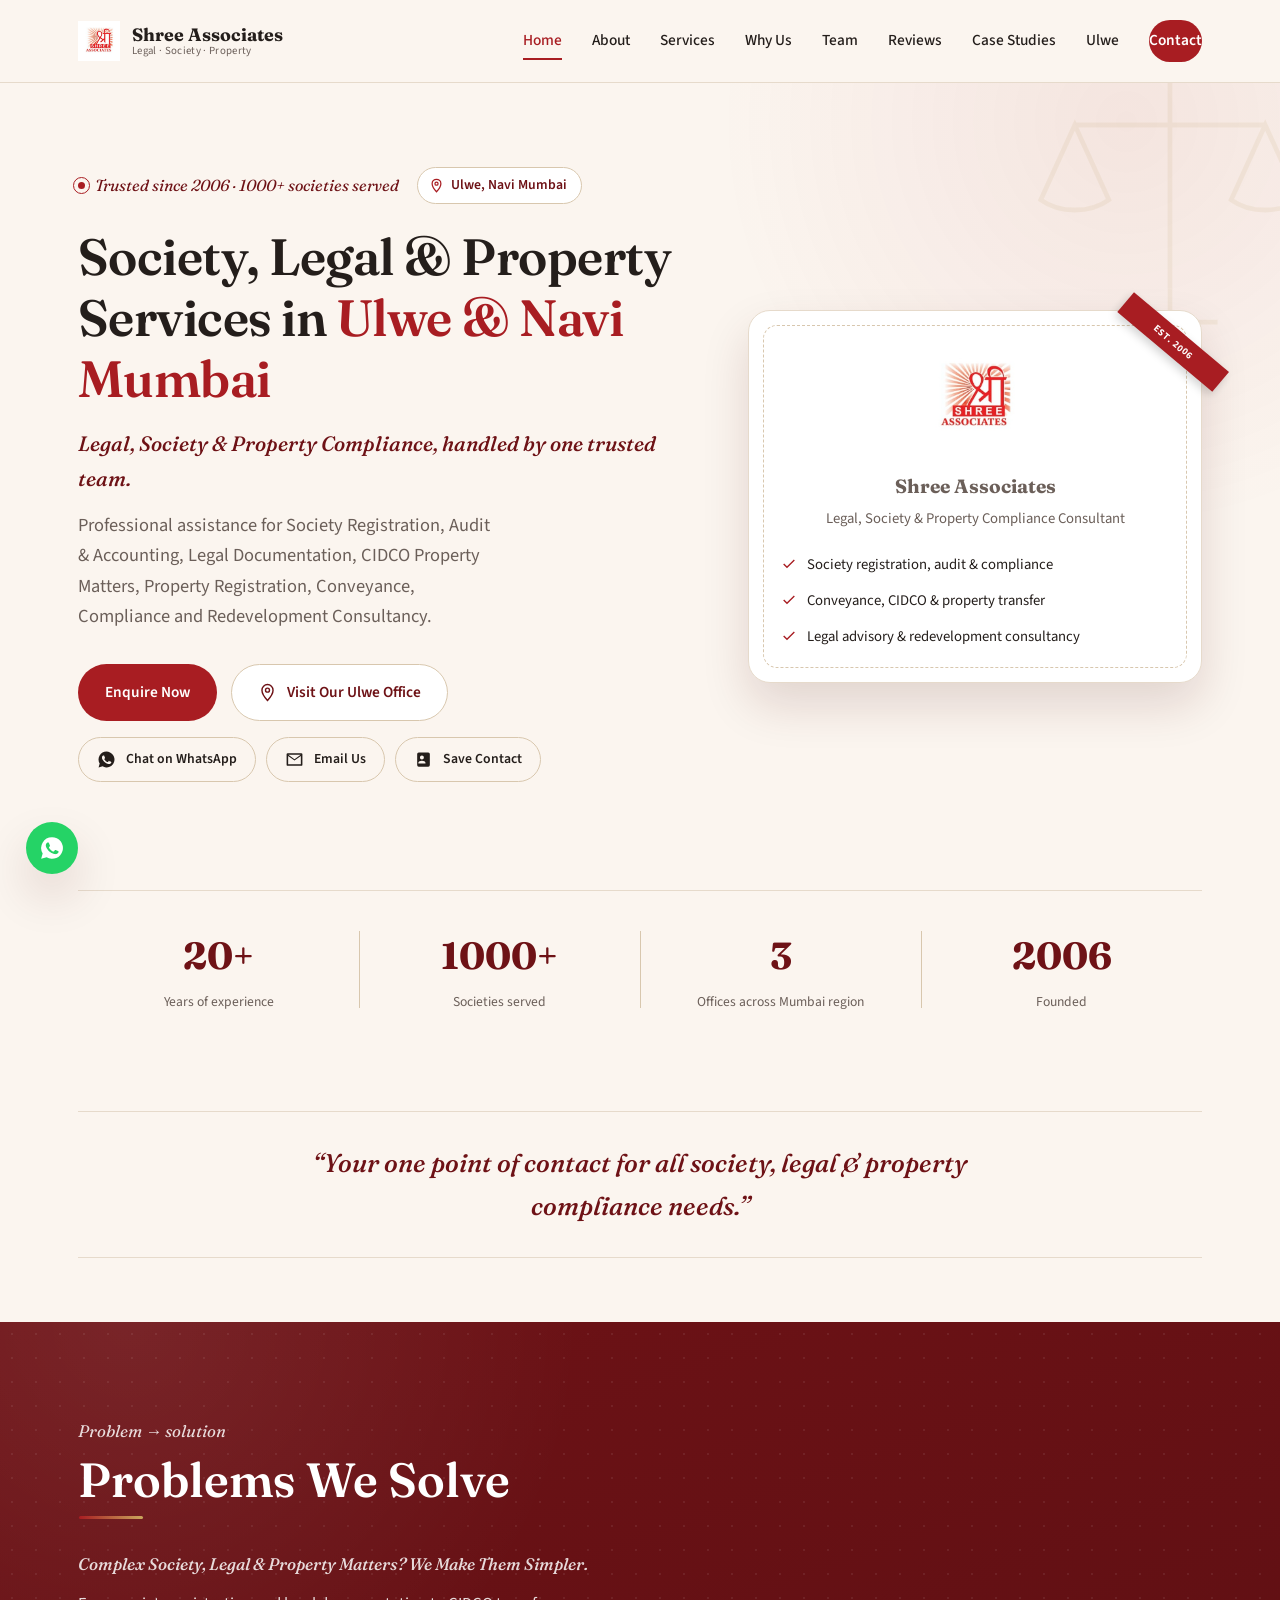
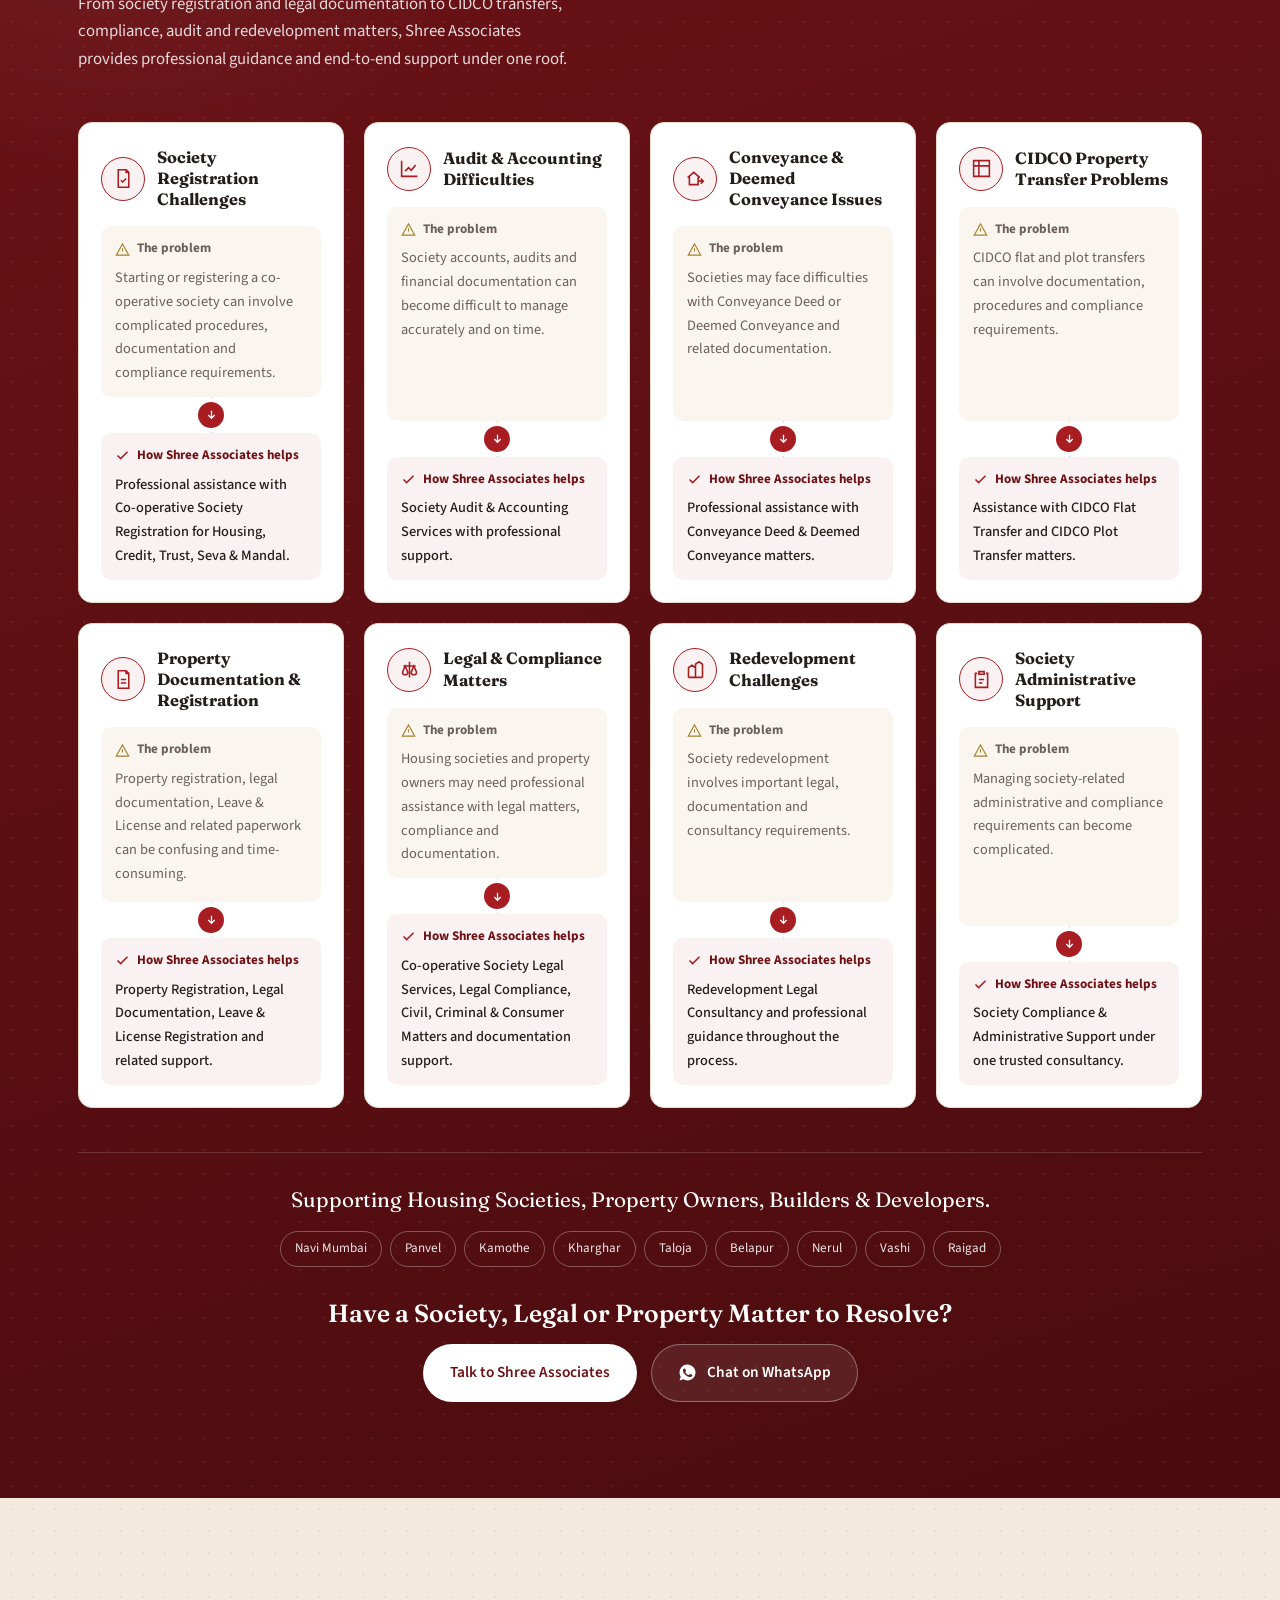
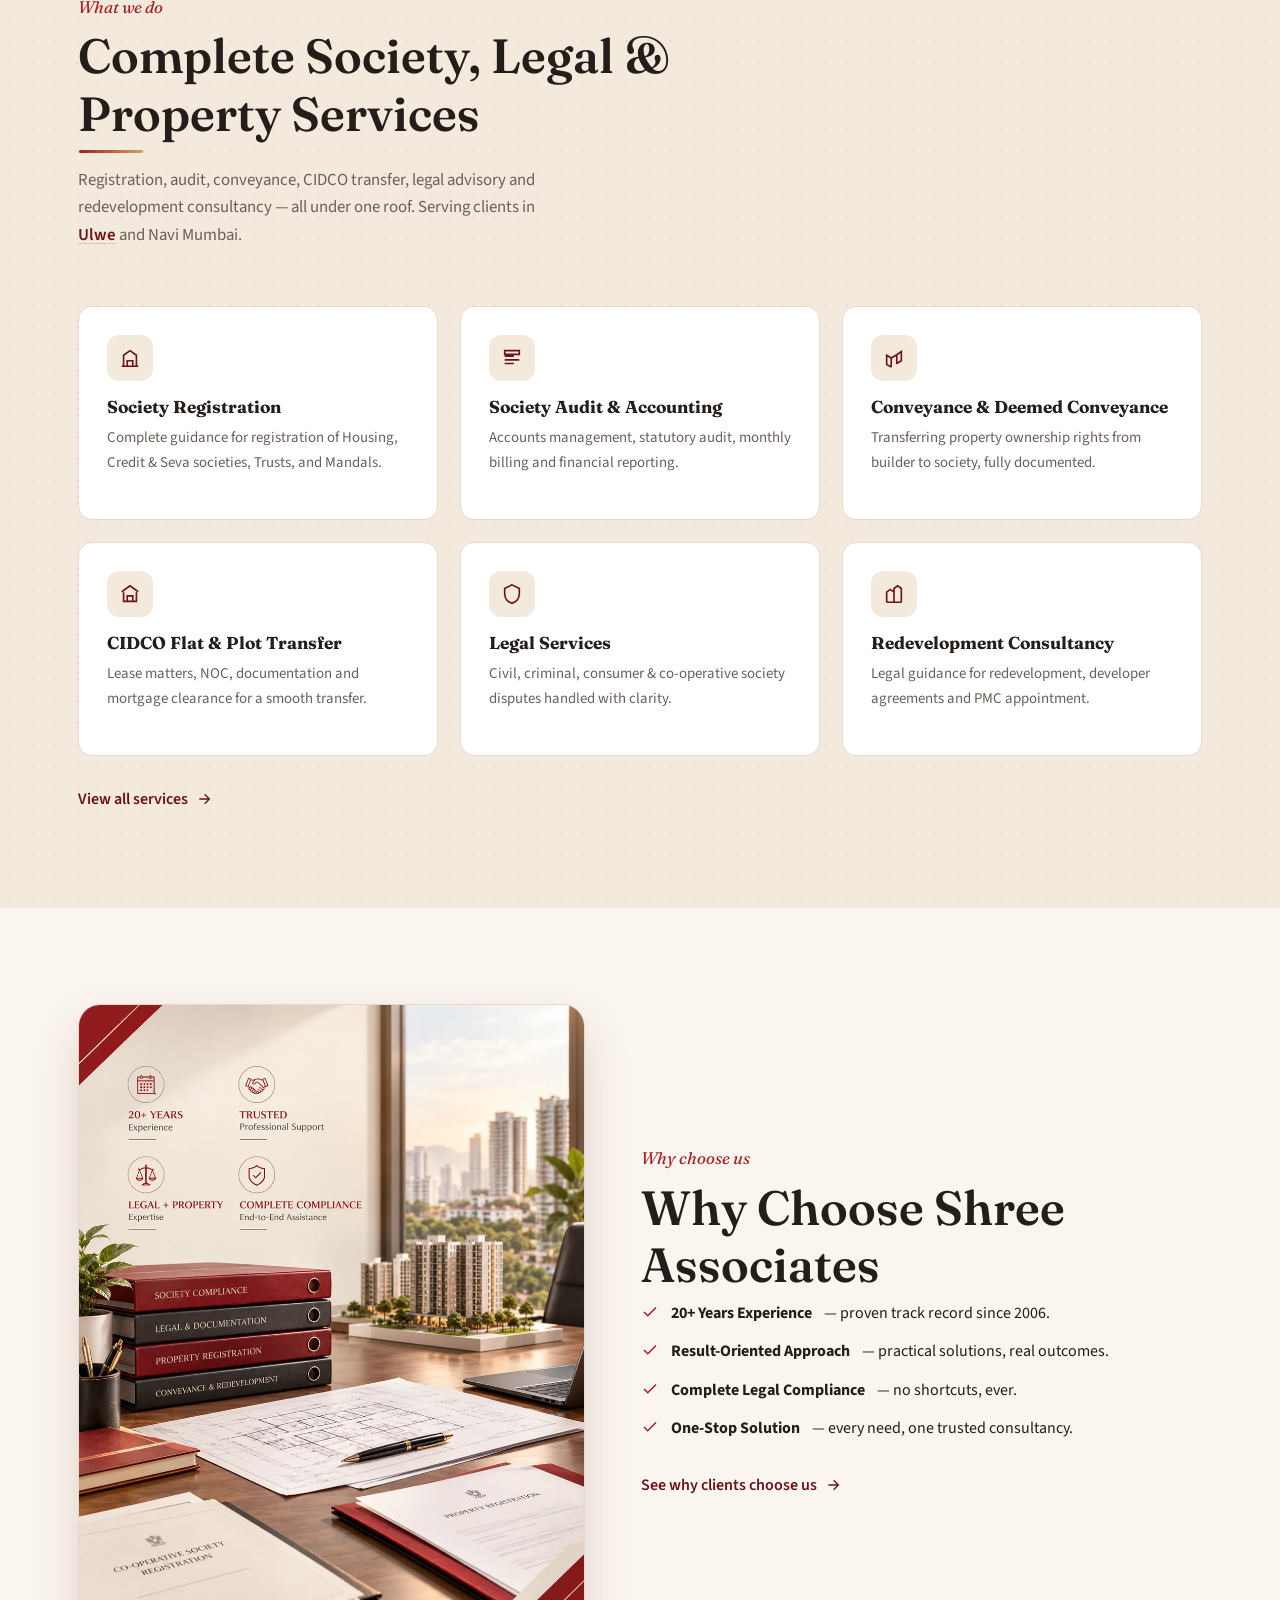
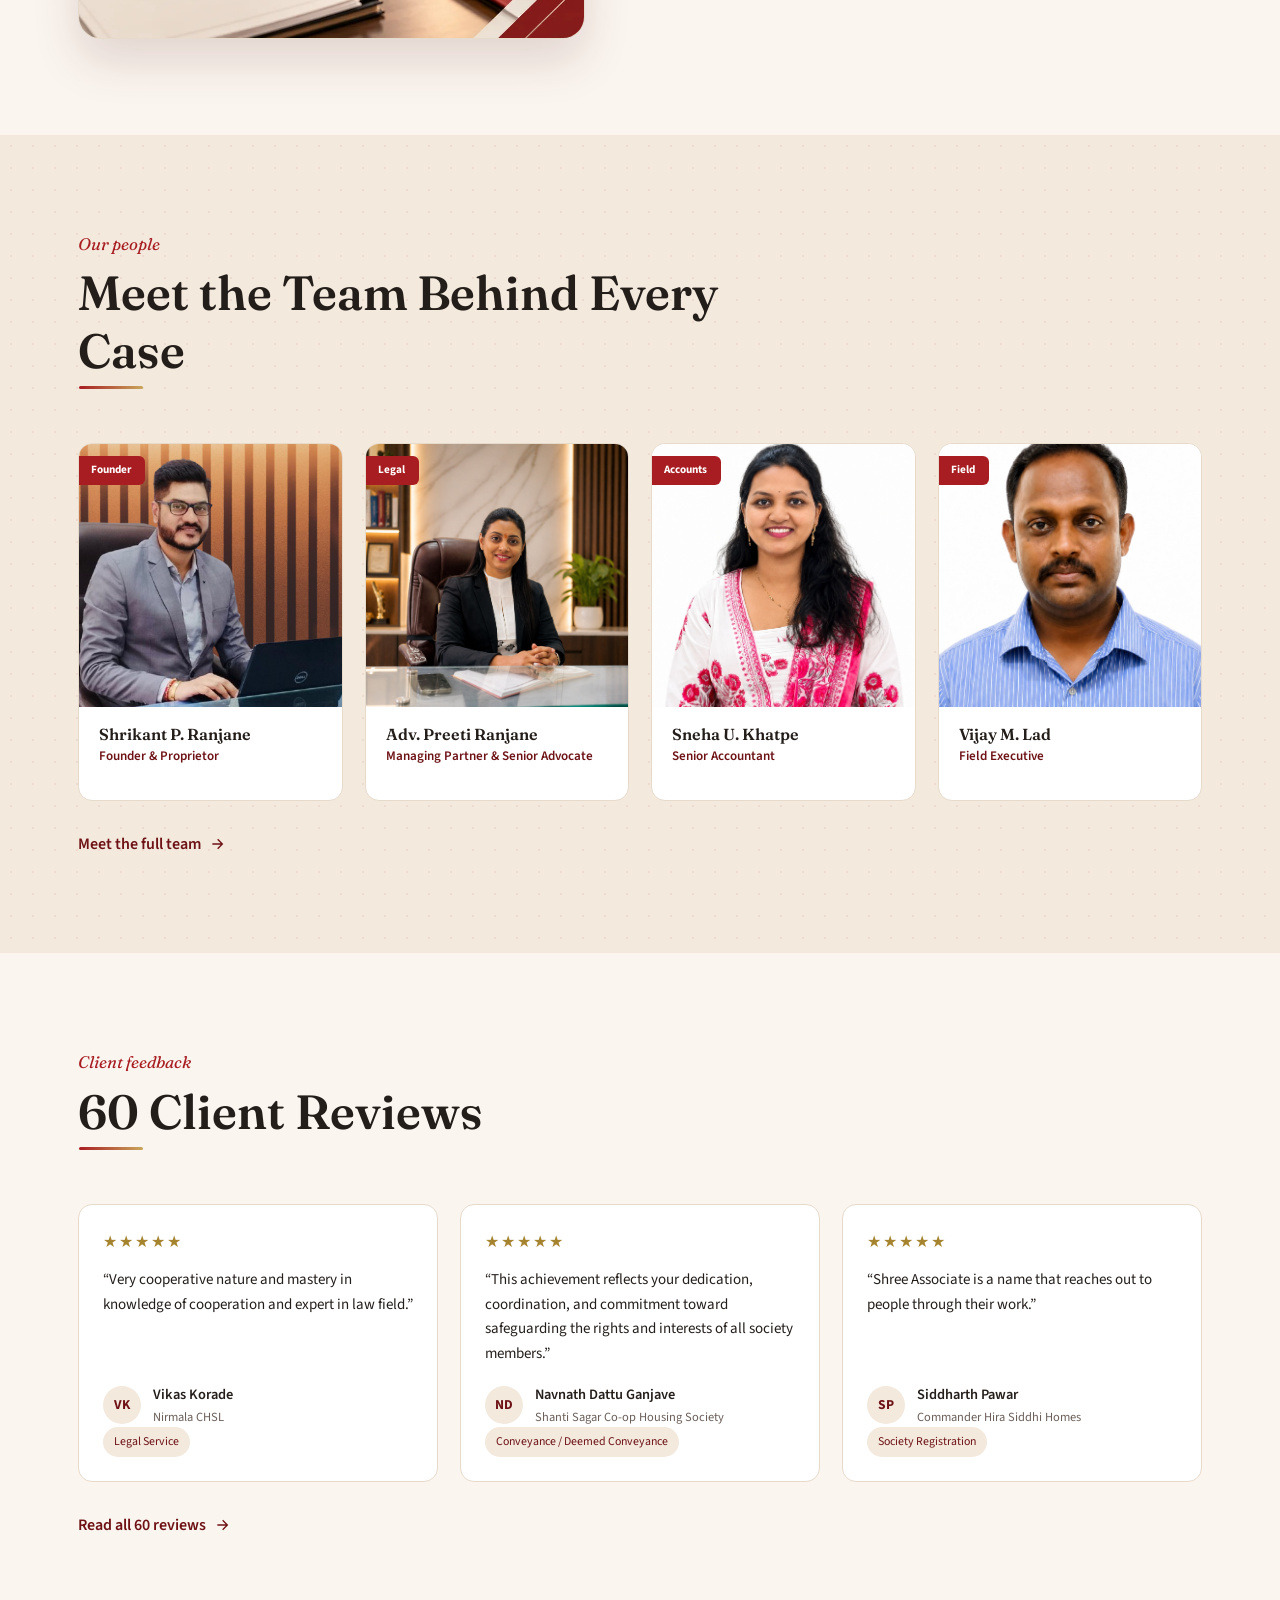
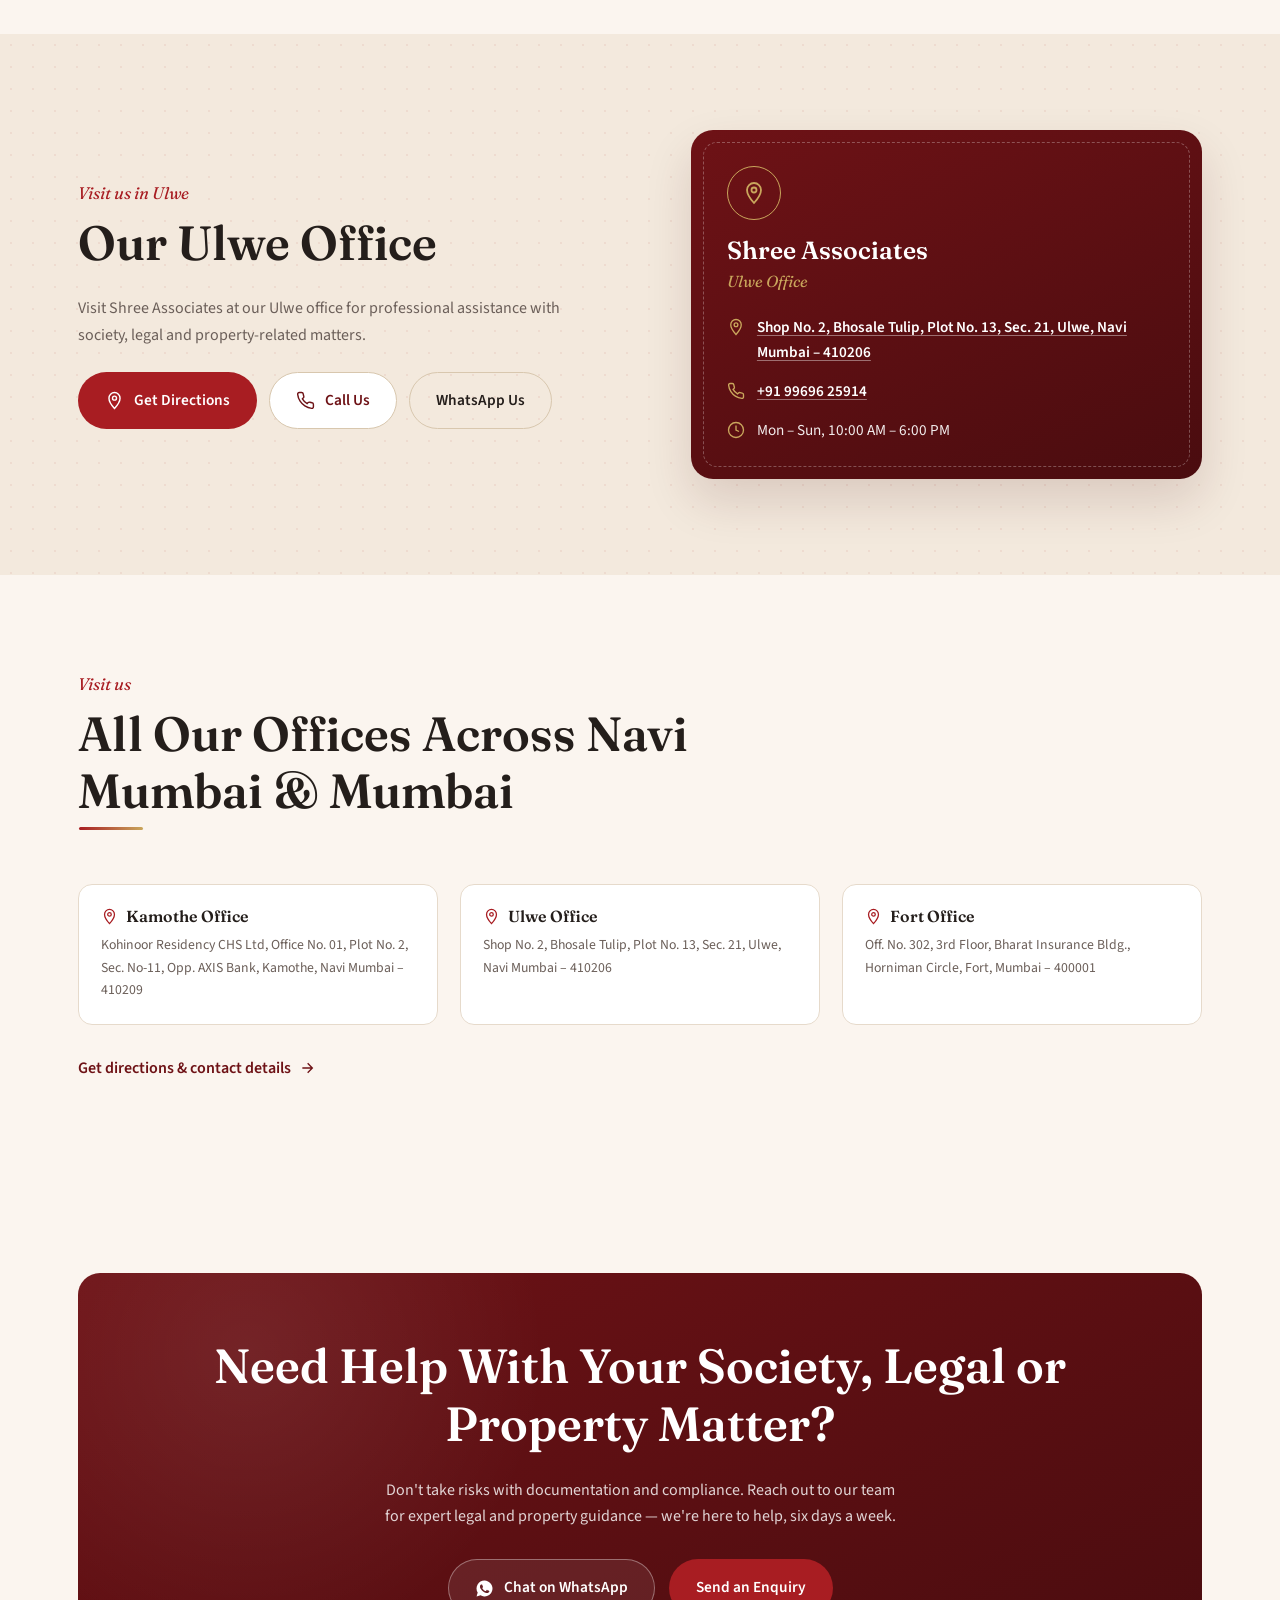
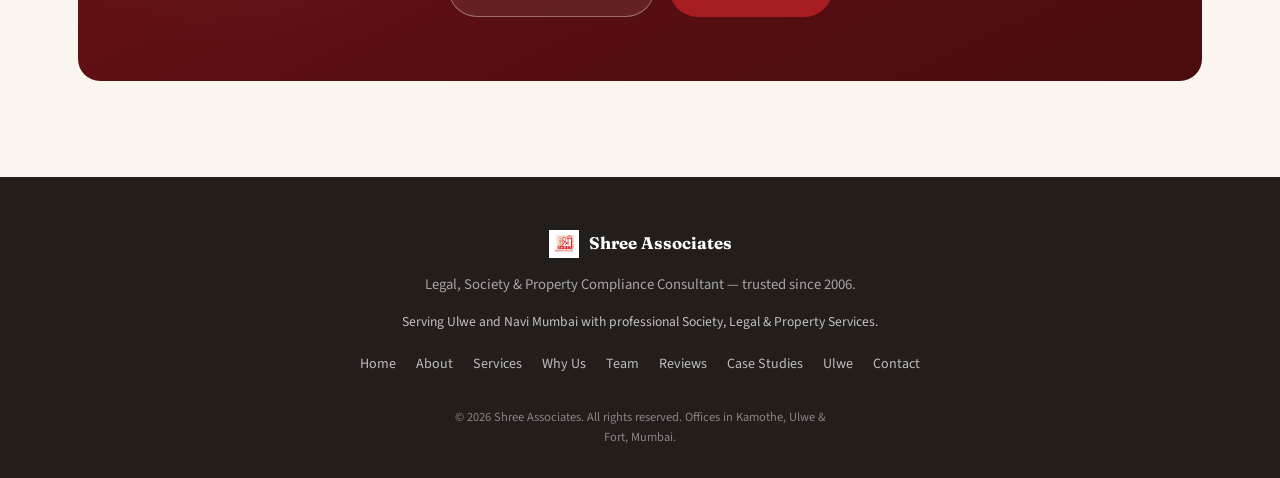
<file: index.html>
<!DOCTYPE html>
<html lang="en">
<head>
<meta charset="UTF-8">
<meta name="viewport" content="width=device-width, initial-scale=1.0">
<title>Shree Associates | Society, Legal &amp; Property Services in Ulwe &amp; Navi Mumbai</title>
<meta name="description" content="Society registration, audit, legal documentation, CIDCO transfers, conveyance and redevelopment consultancy in Ulwe and across Navi Mumbai &amp; Mumbai. Trusted since 2006.">
<link rel="canonical" href="https://www.shreeassociates.in/">
<meta property="og:type" content="website">
<meta property="og:site_name" content="Shree Associates">
<meta property="og:title" content="Shree Associates | Society, Legal &amp; Property Services in Ulwe &amp; Navi Mumbai">
<meta property="og:description" content="Society, legal and property services from our Ulwe, Kamothe and Fort offices — trusted since 2006 by 1000+ societies across Navi Mumbai and Mumbai.">
<meta property="og:image" content="https://www.shreeassociates.in/images/logo.jpeg">
<link rel="icon" href="images/logo.jpeg">
<link rel="preconnect" href="https://fonts.googleapis.com">
<link rel="preconnect" href="https://fonts.gstatic.com" crossorigin>
<link href="https://fonts.googleapis.com/css2?family=Fraunces:ital,opsz,wght@0,9..144,500;0,9..144,600;0,9..144,700;1,9..144,500&amp;family=Source+Sans+3:wght@400;500;600;700&amp;display=swap" rel="stylesheet">
<link rel="stylesheet" href="css/style.css">
<script type="application/ld+json">
{
  "@context": "https://schema.org",
  "@graph": [
    {
      "@type": "LegalService",
      "@id": "https://www.shreeassociates.in/#organization",
      "name": "Shree Associates",
      "url": "https://www.shreeassociates.in/",
      "logo": "https://www.shreeassociates.in/images/logo.jpeg",
      "image": "https://www.shreeassociates.in/images/logo.jpeg",
      "email": "shree.associates.entp@gmail.com",
      "foundingDate": "2006",
      "founder": {
        "@type": "Person",
        "name": "Shrikant Prabhakar Ranjane"
      },
      "description": "Legal, society and property compliance consultancy offering society registration, audit and accounting, conveyance and deemed conveyance, CIDCO transfers, property registration, legal services and redevelopment consultancy.",
      "areaServed": [
        "Navi Mumbai",
        "Panvel",
        "Kamothe",
        "Kharghar",
        "Taloja",
        "Belapur",
        "Nerul",
        "Vashi",
        "Raigad",
        "Mumbai"
      ],
      "location": [
        {
          "@id": "https://www.shreeassociates.in/ulwe.html#ulwe-office"
        },
        {
          "@id": "https://www.shreeassociates.in/contact.html#kamothe-office"
        },
        {
          "@id": "https://www.shreeassociates.in/contact.html#fort-office"
        }
      ]
    },
    {
      "@type": "LegalService",
      "@id": "https://www.shreeassociates.in/ulwe.html#ulwe-office",
      "name": "Shree Associates — Ulwe Office",
      "url": "https://www.shreeassociates.in/ulwe.html",
      "parentOrganization": {
        "@id": "https://www.shreeassociates.in/#organization"
      },
      "address": {
        "@type": "PostalAddress",
        "streetAddress": "Shop No. 2, Bhosale Tulip, Plot No. 13, Sec. 21",
        "addressLocality": "Ulwe, Navi Mumbai",
        "addressRegion": "Maharashtra",
        "postalCode": "410206",
        "addressCountry": "IN"
      },
      "telephone": "+91 99696 25914",
      "email": "shree.associates.entp@gmail.com",
      "openingHoursSpecification": {
        "@type": "OpeningHoursSpecification",
        "dayOfWeek": [
          "Monday",
          "Tuesday",
          "Wednesday",
          "Thursday",
          "Friday",
          "Saturday",
          "Sunday"
        ],
        "opens": "10:00",
        "closes": "18:00"
      }
    },
    {
      "@type": "LegalService",
      "@id": "https://www.shreeassociates.in/contact.html#kamothe-office",
      "name": "Shree Associates — Kamothe Office",
      "url": "https://www.shreeassociates.in/contact.html",
      "parentOrganization": {
        "@id": "https://www.shreeassociates.in/#organization"
      },
      "address": {
        "@type": "PostalAddress",
        "streetAddress": "Kohinoor Residency CHS Ltd, Office No. 01, Plot No. 2, Sec. No-11, Opp. AXIS Bank",
        "addressLocality": "Kamothe, Navi Mumbai",
        "addressRegion": "Maharashtra",
        "postalCode": "410209",
        "addressCountry": "IN"
      },
      "telephone": "+91 97695 73939",
      "email": "shree.associates.entp@gmail.com",
      "openingHoursSpecification": {
        "@type": "OpeningHoursSpecification",
        "dayOfWeek": [
          "Monday",
          "Tuesday",
          "Wednesday",
          "Thursday",
          "Friday",
          "Saturday",
          "Sunday"
        ],
        "opens": "10:00",
        "closes": "18:00"
      }
    },
    {
      "@type": "LegalService",
      "@id": "https://www.shreeassociates.in/contact.html#fort-office",
      "name": "Shree Associates — Fort Office",
      "url": "https://www.shreeassociates.in/contact.html",
      "parentOrganization": {
        "@id": "https://www.shreeassociates.in/#organization"
      },
      "address": {
        "@type": "PostalAddress",
        "streetAddress": "Off. No. 302, 3rd Floor, Bharat Insurance Bldg., Horniman Circle",
        "addressLocality": "Fort, Mumbai",
        "addressRegion": "Maharashtra",
        "postalCode": "400001",
        "addressCountry": "IN"
      },
      "telephone": "+91 98198 53939",
      "email": "shree.associates.entp@gmail.com",
      "openingHoursSpecification": {
        "@type": "OpeningHoursSpecification",
        "dayOfWeek": [
          "Monday",
          "Tuesday",
          "Wednesday",
          "Thursday",
          "Friday",
          "Saturday",
          "Sunday"
        ],
        "opens": "10:00",
        "closes": "18:00"
      }
    }
  ]
}
</script>
</head>
<body data-page="index">

<a href="#main-content" class="visually-hidden-focusable">Skip to content</a>

<header class="site-header" id="siteHeader"></header>

<main id="main-content">

  <!-- ============================= HERO ============================= -->
  <section class="hero" id="heroSection">
    <div class="container">
      <div class="hero-inner">
        <div class="hero-copy">
          <div class="hero-meta fade-in">
            <p class="hero-eyebrow"><span class="dot" aria-hidden="true"></span>Trusted since 2006 · 1000+ societies served</p>
            <p class="location-pill"><svg viewBox="0 0 24 24" fill="none" stroke="currentColor" stroke-width="2" aria-hidden="true"><path d="M12 2C8.13 2 5 5.13 5 9c0 5.25 7 13 7 13s7-7.75 7-13c0-3.87-3.13-7-7-7Z"/><circle cx="12" cy="9" r="2.5"/></svg>Ulwe, Navi Mumbai</p>
          </div>
          <h1 class="hero-title fade-in">Society, Legal &amp; Property Services in <em>Ulwe &amp; Navi Mumbai</em></h1>
          <p class="hero-tagline fade-in">Legal, Society &amp; Property Compliance, handled by one trusted team.</p>
          <p class="hero-lede fade-in">Professional assistance for Society Registration, Audit &amp; Accounting, Legal Documentation, CIDCO Property Matters, Property Registration, Conveyance, Compliance and Redevelopment Consultancy.</p>
          <div class="hero-actions fade-in">
            <a href="contact.html" class="btn btn-primary ripple"><span>Enquire Now</span></a>
            <a href="#ulwe-office" class="btn btn-secondary ripple"><svg viewBox="0 0 24 24" fill="none" stroke="currentColor" stroke-width="1.8" class="btn-icon" aria-hidden="true"><path d="M12 2C8.13 2 5 5.13 5 9c0 5.25 7 13 7 13s7-7.75 7-13c0-3.87-3.13-7-7-7Z"/><circle cx="12" cy="9" r="2.5"/></svg><span>Visit Our Ulwe Office</span></a>
          </div>
          <div class="hero-quick fade-in">
            <a href="#" class="btn btn-ghost btn-sm ripple" data-whatsapp data-wa-service="general enquiry"><svg viewBox="0 0 24 24" class="btn-icon" aria-hidden="true"><path fill="currentColor" d="M12 2a10 10 0 0 0-8.6 15.1L2 22l5.05-1.36A10 10 0 1 0 12 2Zm5.6 14.3c-.24.66-1.4 1.27-1.93 1.32-.5.05-1.02.24-3.4-.72-2.87-1.17-4.7-4.05-4.85-4.24-.14-.19-1.16-1.54-1.16-2.94 0-1.4.73-2.08 1-2.36.26-.28.57-.35.76-.35h.55c.18 0 .43-.03.66.5.24.57.8 1.98.87 2.12.07.15.12.32.02.5-.1.2-.15.32-.3.5-.15.17-.3.38-.44.51-.15.14-.3.3-.13.6.17.3.75 1.24 1.62 2.01 1.12.99 2.05 1.3 2.35 1.45.3.14.47.12.65-.08.17-.2.74-.86.94-1.16.2-.3.4-.24.66-.15.27.1 1.7.8 2 .95.28.14.47.21.54.33.07.13.07.72-.16 1.38Z"/></svg><span>Chat on WhatsApp</span></a>
            <a href="#" class="btn btn-ghost btn-sm ripple" data-email data-email-subject="Website Enquiry - Shree Associates"><svg viewBox="0 0 24 24" class="btn-icon" aria-hidden="true"><path fill="currentColor" d="M2 5.5A1.5 1.5 0 0 1 3.5 4h17A1.5 1.5 0 0 1 22 5.5v13a1.5 1.5 0 0 1-1.5 1.5h-17A1.5 1.5 0 0 1 2 18.5v-13Zm2.2.5 7.8 5.7 7.8-5.7H4.2ZM4 7.6V18h16V7.6l-8 5.8-8-5.8Z"/></svg><span>Email Us</span></a>
            <button class="btn btn-ghost btn-sm ripple" id="vcardBtn" type="button"><svg viewBox="0 0 24 24" class="btn-icon" aria-hidden="true"><path fill="currentColor" d="M6 3a2 2 0 0 0-2 2v14a2 2 0 0 0 2 2h12a2 2 0 0 0 2-2V5a2 2 0 0 0-2-2H6Zm4 4a2.5 2.5 0 1 1 0 5 2.5 2.5 0 0 1 0-5Zm0 6.5c2.33 0 4.5 1.17 4.5 2.5v1H5.5v-1c0-1.33 2.17-2.5 4.5-2.5Z"/></svg><span>Save Contact</span></button>
          </div>
        </div>

        <div class="hero-figure fade-in">
          <div class="hero-card" data-tilt>
            <img src="images/logo.jpeg" alt="Shree Associates" class="hero-card-logo">
            <p class="hero-card-title">Shree Associates</p>
            <p class="hero-card-sub">Legal, Society &amp; Property Compliance Consultant</p>
            <ul class="hero-card-list">
              <li><svg viewBox="0 0 24 24" fill="none" stroke="currentColor" stroke-width="2"><path d="M20 6 9 17l-5-5"/></svg>Society registration, audit &amp; compliance</li>
              <li><svg viewBox="0 0 24 24" fill="none" stroke="currentColor" stroke-width="2"><path d="M20 6 9 17l-5-5"/></svg>Conveyance, CIDCO &amp; property transfer</li>
              <li><svg viewBox="0 0 24 24" fill="none" stroke="currentColor" stroke-width="2"><path d="M20 6 9 17l-5-5"/></svg>Legal advisory &amp; redevelopment consultancy</li>
            </ul>
          </div>
        </div>
      </div>

      <div class="stat-strip fade-in">
        <div class="stat-row">
          <div class="stat"><div class="stat-num" data-count="20" data-suffix="+">0</div><div class="stat-label">Years of experience</div></div>
          <div class="stat"><div class="stat-num" data-count="1000" data-suffix="+">0</div><div class="stat-label">Societies served</div></div>
          <div class="stat"><div class="stat-num" data-count="3" data-suffix="">0</div><div class="stat-label">Offices across Mumbai region</div></div>
          <div class="stat"><div class="stat-num" data-count="2006" data-suffix="" data-plain="true">0</div><div class="stat-label">Founded</div></div>
        </div>
      </div>
    </div>
  </section>

  <!-- ============================= INTRO ============================= -->
  <section class="section-tight">
    <div class="container">
      <div class="promise-banner fade-in">
        <p>&ldquo;Your one point of contact for all society, legal &amp; property compliance needs.&rdquo;</p>
      </div>
    </div>
  </section>

  <!-- ============================= PROBLEMS WE SOLVE ============================= -->
  <section class="section problems-dark" id="problems-we-solve">
    <div class="container">
      <div class="section-head fade-in">
        <p class="kicker">Problem → solution</p>
        <h2>Problems We Solve</h2>
        <p class="problems-tagline">Complex Society, Legal &amp; Property Matters? We Make Them Simpler.</p>
        <p>From society registration and legal documentation to CIDCO transfers, compliance, audit and redevelopment matters, Shree Associates provides professional guidance and end-to-end support under one roof.</p>
      </div>

      <div class="problem-grid">
        <article class="problem-card">
          <div class="problem-head"><span class="problem-icon"><svg viewBox="0 0 24 24" fill="none" stroke="currentColor" stroke-width="1.8" aria-hidden="true"><path d="M6 2h9l3 3v17H6z"/><path d="M15 2v3h3M9 14l2 2 4-4"/></svg></span><h3>Society Registration Challenges</h3></div>
          <div class="problem-block problem-block--issue">
            <span class="problem-label"><svg viewBox="0 0 24 24" fill="none" stroke="currentColor" stroke-width="1.8" aria-hidden="true"><path d="M12 3 2 21h20L12 3Z"/><path d="M12 10v5M12 18h.01"/></svg>The problem</span>
            <p>Starting or registering a co-operative society can involve complicated procedures, documentation and compliance requirements.</p>
          </div>
          <div class="problem-connector" aria-hidden="true"><span><svg viewBox="0 0 24 24" fill="none" stroke="currentColor" stroke-width="2.4" aria-hidden="true"><path d="M12 5v14M6 13l6 6 6-6"/></svg></span></div>
          <div class="problem-block problem-block--solution">
            <span class="problem-label"><svg viewBox="0 0 24 24" fill="none" stroke="currentColor" stroke-width="2.4" aria-hidden="true"><path d="M20 6 9 17l-5-5"/></svg>How Shree Associates helps</span>
            <p>Professional assistance with Co-operative Society Registration for Housing, Credit, Trust, Seva &amp; Mandal.</p>
          </div>
        </article>
        <article class="problem-card">
          <div class="problem-head"><span class="problem-icon"><svg viewBox="0 0 24 24" fill="none" stroke="currentColor" stroke-width="1.8" aria-hidden="true"><path d="M3 3v18h18"/><path d="M7 15l4-4 3 3 5-6"/></svg></span><h3>Audit &amp; Accounting Difficulties</h3></div>
          <div class="problem-block problem-block--issue">
            <span class="problem-label"><svg viewBox="0 0 24 24" fill="none" stroke="currentColor" stroke-width="1.8" aria-hidden="true"><path d="M12 3 2 21h20L12 3Z"/><path d="M12 10v5M12 18h.01"/></svg>The problem</span>
            <p>Society accounts, audits and financial documentation can become difficult to manage accurately and on time.</p>
          </div>
          <div class="problem-connector" aria-hidden="true"><span><svg viewBox="0 0 24 24" fill="none" stroke="currentColor" stroke-width="2.4" aria-hidden="true"><path d="M12 5v14M6 13l6 6 6-6"/></svg></span></div>
          <div class="problem-block problem-block--solution">
            <span class="problem-label"><svg viewBox="0 0 24 24" fill="none" stroke="currentColor" stroke-width="2.4" aria-hidden="true"><path d="M20 6 9 17l-5-5"/></svg>How Shree Associates helps</span>
            <p>Society Audit &amp; Accounting Services with professional support.</p>
          </div>
        </article>
        <article class="problem-card">
          <div class="problem-head"><span class="problem-icon"><svg viewBox="0 0 24 24" fill="none" stroke="currentColor" stroke-width="1.8" aria-hidden="true"><path d="M3 11l7-6 7 6M5 10v9h10v-9"/><path d="M15 15h6m-3-3 3 3-3 3"/></svg></span><h3>Conveyance &amp; Deemed Conveyance Issues</h3></div>
          <div class="problem-block problem-block--issue">
            <span class="problem-label"><svg viewBox="0 0 24 24" fill="none" stroke="currentColor" stroke-width="1.8" aria-hidden="true"><path d="M12 3 2 21h20L12 3Z"/><path d="M12 10v5M12 18h.01"/></svg>The problem</span>
            <p>Societies may face difficulties with Conveyance Deed or Deemed Conveyance and related documentation.</p>
          </div>
          <div class="problem-connector" aria-hidden="true"><span><svg viewBox="0 0 24 24" fill="none" stroke="currentColor" stroke-width="2.4" aria-hidden="true"><path d="M12 5v14M6 13l6 6 6-6"/></svg></span></div>
          <div class="problem-block problem-block--solution">
            <span class="problem-label"><svg viewBox="0 0 24 24" fill="none" stroke="currentColor" stroke-width="2.4" aria-hidden="true"><path d="M20 6 9 17l-5-5"/></svg>How Shree Associates helps</span>
            <p>Professional assistance with Conveyance Deed &amp; Deemed Conveyance matters.</p>
          </div>
        </article>
        <article class="problem-card">
          <div class="problem-head"><span class="problem-icon"><svg viewBox="0 0 24 24" fill="none" stroke="currentColor" stroke-width="1.8" aria-hidden="true"><path d="M3 3h18v18H3zM3 9h18M9 3v18"/></svg></span><h3>CIDCO Property Transfer Problems</h3></div>
          <div class="problem-block problem-block--issue">
            <span class="problem-label"><svg viewBox="0 0 24 24" fill="none" stroke="currentColor" stroke-width="1.8" aria-hidden="true"><path d="M12 3 2 21h20L12 3Z"/><path d="M12 10v5M12 18h.01"/></svg>The problem</span>
            <p>CIDCO flat and plot transfers can involve documentation, procedures and compliance requirements.</p>
          </div>
          <div class="problem-connector" aria-hidden="true"><span><svg viewBox="0 0 24 24" fill="none" stroke="currentColor" stroke-width="2.4" aria-hidden="true"><path d="M12 5v14M6 13l6 6 6-6"/></svg></span></div>
          <div class="problem-block problem-block--solution">
            <span class="problem-label"><svg viewBox="0 0 24 24" fill="none" stroke="currentColor" stroke-width="2.4" aria-hidden="true"><path d="M20 6 9 17l-5-5"/></svg>How Shree Associates helps</span>
            <p>Assistance with CIDCO Flat Transfer and CIDCO Plot Transfer matters.</p>
          </div>
        </article>
        <article class="problem-card">
          <div class="problem-head"><span class="problem-icon"><svg viewBox="0 0 24 24" fill="none" stroke="currentColor" stroke-width="1.8" aria-hidden="true"><path d="M6 2h9l3 3v17H6zM15 2v3h3M9 12h6M9 16h6"/></svg></span><h3>Property Documentation &amp; Registration</h3></div>
          <div class="problem-block problem-block--issue">
            <span class="problem-label"><svg viewBox="0 0 24 24" fill="none" stroke="currentColor" stroke-width="1.8" aria-hidden="true"><path d="M12 3 2 21h20L12 3Z"/><path d="M12 10v5M12 18h.01"/></svg>The problem</span>
            <p>Property registration, legal documentation, Leave &amp; License and related paperwork can be confusing and time-consuming.</p>
          </div>
          <div class="problem-connector" aria-hidden="true"><span><svg viewBox="0 0 24 24" fill="none" stroke="currentColor" stroke-width="2.4" aria-hidden="true"><path d="M12 5v14M6 13l6 6 6-6"/></svg></span></div>
          <div class="problem-block problem-block--solution">
            <span class="problem-label"><svg viewBox="0 0 24 24" fill="none" stroke="currentColor" stroke-width="2.4" aria-hidden="true"><path d="M20 6 9 17l-5-5"/></svg>How Shree Associates helps</span>
            <p>Property Registration, Legal Documentation, Leave &amp; License Registration and related support.</p>
          </div>
        </article>
        <article class="problem-card">
          <div class="problem-head"><span class="problem-icon"><svg viewBox="0 0 24 24" fill="none" stroke="currentColor" stroke-width="1.8" aria-hidden="true"><path d="M12 3v18M5 8h14M7 8 4 15a3 3 0 0 0 6 0L7 8ZM17 8l-3 7a3 3 0 0 0 6 0l-3-7Z"/></svg></span><h3>Legal &amp; Compliance Matters</h3></div>
          <div class="problem-block problem-block--issue">
            <span class="problem-label"><svg viewBox="0 0 24 24" fill="none" stroke="currentColor" stroke-width="1.8" aria-hidden="true"><path d="M12 3 2 21h20L12 3Z"/><path d="M12 10v5M12 18h.01"/></svg>The problem</span>
            <p>Housing societies and property owners may need professional assistance with legal matters, compliance and documentation.</p>
          </div>
          <div class="problem-connector" aria-hidden="true"><span><svg viewBox="0 0 24 24" fill="none" stroke="currentColor" stroke-width="2.4" aria-hidden="true"><path d="M12 5v14M6 13l6 6 6-6"/></svg></span></div>
          <div class="problem-block problem-block--solution">
            <span class="problem-label"><svg viewBox="0 0 24 24" fill="none" stroke="currentColor" stroke-width="2.4" aria-hidden="true"><path d="M20 6 9 17l-5-5"/></svg>How Shree Associates helps</span>
            <p>Co-operative Society Legal Services, Legal Compliance, Civil, Criminal &amp; Consumer Matters and documentation support.</p>
          </div>
        </article>
        <article class="problem-card">
          <div class="problem-head"><span class="problem-icon"><svg viewBox="0 0 24 24" fill="none" stroke="currentColor" stroke-width="1.8" aria-hidden="true"><path d="M4 21V10l4-3 4 3v11M12 21V6l4-3 4 3v15M4 21h16"/></svg></span><h3>Redevelopment Challenges</h3></div>
          <div class="problem-block problem-block--issue">
            <span class="problem-label"><svg viewBox="0 0 24 24" fill="none" stroke="currentColor" stroke-width="1.8" aria-hidden="true"><path d="M12 3 2 21h20L12 3Z"/><path d="M12 10v5M12 18h.01"/></svg>The problem</span>
            <p>Society redevelopment involves important legal, documentation and consultancy requirements.</p>
          </div>
          <div class="problem-connector" aria-hidden="true"><span><svg viewBox="0 0 24 24" fill="none" stroke="currentColor" stroke-width="2.4" aria-hidden="true"><path d="M12 5v14M6 13l6 6 6-6"/></svg></span></div>
          <div class="problem-block problem-block--solution">
            <span class="problem-label"><svg viewBox="0 0 24 24" fill="none" stroke="currentColor" stroke-width="2.4" aria-hidden="true"><path d="M20 6 9 17l-5-5"/></svg>How Shree Associates helps</span>
            <p>Redevelopment Legal Consultancy and professional guidance throughout the process.</p>
          </div>
        </article>
        <article class="problem-card">
          <div class="problem-head"><span class="problem-icon"><svg viewBox="0 0 24 24" fill="none" stroke="currentColor" stroke-width="1.8" aria-hidden="true"><path d="M9 3h6v3H9zM7 5H5v16h14V5h-2M9 12h6M9 16h4"/></svg></span><h3>Society Administrative Support</h3></div>
          <div class="problem-block problem-block--issue">
            <span class="problem-label"><svg viewBox="0 0 24 24" fill="none" stroke="currentColor" stroke-width="1.8" aria-hidden="true"><path d="M12 3 2 21h20L12 3Z"/><path d="M12 10v5M12 18h.01"/></svg>The problem</span>
            <p>Managing society-related administrative and compliance requirements can become complicated.</p>
          </div>
          <div class="problem-connector" aria-hidden="true"><span><svg viewBox="0 0 24 24" fill="none" stroke="currentColor" stroke-width="2.4" aria-hidden="true"><path d="M12 5v14M6 13l6 6 6-6"/></svg></span></div>
          <div class="problem-block problem-block--solution">
            <span class="problem-label"><svg viewBox="0 0 24 24" fill="none" stroke="currentColor" stroke-width="2.4" aria-hidden="true"><path d="M20 6 9 17l-5-5"/></svg>How Shree Associates helps</span>
            <p>Society Compliance &amp; Administrative Support under one trusted consultancy.</p>
          </div>
        </article>
      </div>

      <div class="problems-foot fade-in">
        <p class="problems-audience">Supporting Housing Societies, Property Owners, Builders &amp; Developers.</p>
        <ul class="area-chips" aria-label="Areas we serve">
          <li class="area-chip">Navi Mumbai</li><li class="area-chip">Panvel</li><li class="area-chip">Kamothe</li><li class="area-chip">Kharghar</li><li class="area-chip">Taloja</li><li class="area-chip">Belapur</li><li class="area-chip">Nerul</li><li class="area-chip">Vashi</li><li class="area-chip">Raigad</li>
        </ul>
        <div class="problems-cta">
          <h3>Have a Society, Legal or Property Matter to Resolve?</h3>
          <div class="final-actions">
            <a href="contact.html" class="btn btn-light ripple"><span>Talk to Shree Associates</span></a>
            <a href="#" class="btn btn-on-dark ripple" data-whatsapp data-wa-service="general enquiry">
              <svg viewBox="0 0 24 24" class="btn-icon" aria-hidden="true"><path fill="currentColor" d="M12 2a10 10 0 0 0-8.6 15.1L2 22l5.05-1.36A10 10 0 1 0 12 2Zm5.6 14.3c-.24.66-1.4 1.27-1.93 1.32-.5.05-1.02.24-3.4-.72-2.87-1.17-4.7-4.05-4.85-4.24-.14-.19-1.16-1.54-1.16-2.94 0-1.4.73-2.08 1-2.36.26-.28.57-.35.76-.35h.55c.18 0 .43-.03.66.5.24.57.8 1.98.87 2.12.07.15.12.32.02.5-.1.2-.15.32-.3.5-.15.17-.3.38-.44.51-.15.14-.3.3-.13.6.17.3.75 1.24 1.62 2.01 1.12.99 2.05 1.3 2.35 1.45.3.14.47.12.65-.08.17-.2.74-.86.94-1.16.2-.3.4-.24.66-.15.27.1 1.7.8 2 .95.28.14.47.21.54.33.07.13.07.72-.16 1.38Z"/></svg>
              <span>Chat on WhatsApp</span>
            </a>
          </div>
        </div>
      </div>
    </div>
  </section>

  <!-- ============================= SERVICES PREVIEW ============================= -->
  <section class="section section-alt" id="services-preview">
    <div class="container">
      <div class="section-head-row fade-in">
        <div class="section-head" style="margin-bottom:0;">
          <p class="kicker">What we do</p>
          <h2>Complete Society, Legal &amp; Property Services</h2>
          <p class="inline-links">Registration, audit, conveyance, CIDCO transfer, legal advisory and redevelopment consultancy — all under one roof. Serving clients in <a href="ulwe.html">Ulwe</a> and Navi Mumbai.</p>
        </div>
      </div>

      <div class="service-grid">
        <div class="service-card fade-in">
          <div class="service-icon"><svg viewBox="0 0 24 24" fill="none" stroke="currentColor" stroke-width="1.8"><path d="M3 21h18M5 21V9l7-5 7 5v12M9 21v-6h6v6"/></svg></div>
          <h4>Society Registration</h4>
          <p>Complete guidance for registration of Housing, Credit &amp; Seva societies, Trusts, and Mandals.</p>
        </div>
        <div class="service-card fade-in">
          <div class="service-icon"><svg viewBox="0 0 24 24" fill="none" stroke="currentColor" stroke-width="1.8"><path d="M4 4h16v4H4zM4 10h10M4 14h16M4 18h10"/></svg></div>
          <h4>Society Audit &amp; Accounting</h4>
          <p>Accounts management, statutory audit, monthly billing and financial reporting.</p>
        </div>
        <div class="service-card fade-in">
          <div class="service-icon"><svg viewBox="0 0 24 24" fill="none" stroke="currentColor" stroke-width="1.8"><path d="M9 12 4 9v10l5 3M9 12l6-3.5M9 12v10M15 8.5 20 5v10l-5 3M15 8.5v10"/></svg></div>
          <h4>Conveyance &amp; Deemed Conveyance</h4>
          <p>Transferring property ownership rights from builder to society, fully documented.</p>
        </div>
        <div class="service-card fade-in">
          <div class="service-icon"><svg viewBox="0 0 24 24" fill="none" stroke="currentColor" stroke-width="1.8"><path d="M3 9.5 12 3l9 6.5M5 10v10h14V10M9 20v-6h6v6"/></svg></div>
          <h4>CIDCO Flat &amp; Plot Transfer</h4>
          <p>Lease matters, NOC, documentation and mortgage clearance for a smooth transfer.</p>
        </div>
        <div class="service-card fade-in">
          <div class="service-icon"><svg viewBox="0 0 24 24" fill="none" stroke="currentColor" stroke-width="1.8"><path d="M12 2 4 6v6c0 5 3.5 9 8 10 4.5-1 8-5 8-10V6l-8-4Z"/></svg></div>
          <h4>Legal Services</h4>
          <p>Civil, criminal, consumer &amp; co-operative society disputes handled with clarity.</p>
        </div>
        <div class="service-card fade-in">
          <div class="service-icon"><svg viewBox="0 0 24 24" fill="none" stroke="currentColor" stroke-width="1.8"><path d="M4 21V10l4-3 4 3v11M12 21V6l4-3 4 3v15M4 21h16"/></svg></div>
          <h4>Redevelopment Consultancy</h4>
          <p>Legal guidance for redevelopment, developer agreements and PMC appointment.</p>
        </div>
      </div>
      <a href="services.html" class="section-link fade-in">View all services <svg viewBox="0 0 24 24" fill="none" stroke="currentColor" stroke-width="2"><path d="M5 12h14M13 5l7 7-7 7"/></svg></a>
    </div>
  </section>

  <!-- ============================= WHY US PREVIEW ============================= -->
  <section class="section">
    <div class="container">
      <div class="about-grid fade-in">
        <div class="about-photo-wrap why-photo-wrap">
          <div class="about-photo">
            <picture>
              <source srcset="images/why-choose-us.webp" type="image/webp">
              <img src="images/why-choose-us.jpg" width="1000" height="1250" alt="Shree Associates strengths — 20+ years experience, trusted professional support, legal and property expertise and complete compliance — shown with society, legal and property registration files beside a residential building model" loading="lazy" decoding="async">
            </picture>
          </div>
        </div>
        <div class="about-copy">
          <p class="kicker">Why choose us</p>
          <h2>Why Choose Shree Associates</h2>
          <ul class="check-list">
            <li><svg viewBox="0 0 24 24" fill="none" stroke="currentColor" stroke-width="2"><path d="M20 6 9 17l-5-5"/></svg><strong>20+ Years Experience</strong> — proven track record since 2006.</li>
            <li><svg viewBox="0 0 24 24" fill="none" stroke="currentColor" stroke-width="2"><path d="M20 6 9 17l-5-5"/></svg><strong>Result-Oriented Approach</strong> — practical solutions, real outcomes.</li>
            <li><svg viewBox="0 0 24 24" fill="none" stroke="currentColor" stroke-width="2"><path d="M20 6 9 17l-5-5"/></svg><strong>Complete Legal Compliance</strong> — no shortcuts, ever.</li>
            <li><svg viewBox="0 0 24 24" fill="none" stroke="currentColor" stroke-width="2"><path d="M20 6 9 17l-5-5"/></svg><strong>One-Stop Solution</strong> — every need, one trusted consultancy.</li>
          </ul>
          <a href="why-us.html" class="section-link">See why clients choose us <svg viewBox="0 0 24 24" fill="none" stroke="currentColor" stroke-width="2"><path d="M5 12h14M13 5l7 7-7 7"/></svg></a>
        </div>
      </div>
    </div>
  </section>

  <!-- ============================= TEAM PREVIEW ============================= -->
  <section class="section section-alt" id="team-preview">
    <div class="container">
      <div class="section-head-row fade-in">
        <div class="section-head" style="margin-bottom:0;">
          <p class="kicker">Our people</p>
          <h2>Meet the Team Behind Every Case</h2>
        </div>
      </div>
      <div class="preview-grid-4">
        <div class="team-card fade-in">
          <div class="team-photo"><span class="team-ribbon">Founder</span><img src="images/founder.png" alt="Mr. Shrikant Prabhakar Ranjane" loading="lazy"></div>
          <div class="team-body"><h4>Shrikant P. Ranjane</h4><span class="team-role">Founder &amp; Proprietor</span></div>
        </div>
        <div class="team-card fade-in">
          <div class="team-photo"><span class="team-ribbon">Legal</span><img src="images/preeti.png" alt="Adv. Preeti Shrikant Ranjane" loading="lazy"></div>
          <div class="team-body"><h4>Adv. Preeti Ranjane</h4><span class="team-role">Managing Partner &amp; Senior Advocate</span></div>
        </div>
        <div class="team-card fade-in">
          <div class="team-photo"><span class="team-ribbon">Accounts</span><img src="images/sneha.jpeg" alt="Sneha Uday Khatpe" loading="lazy"></div>
          <div class="team-body"><h4>Sneha U. Khatpe</h4><span class="team-role">Senior Accountant</span></div>
        </div>
        <div class="team-card fade-in">
          <div class="team-photo"><span class="team-ribbon">Field</span><img src="images/vijay.jpeg" alt="Vijay Maruti Lad" loading="lazy"></div>
          <div class="team-body"><h4>Vijay M. Lad</h4><span class="team-role">Field Executive</span></div>
        </div>
      </div>
      <a href="team.html" class="section-link fade-in">Meet the full team <svg viewBox="0 0 24 24" fill="none" stroke="currentColor" stroke-width="2"><path d="M5 12h14M13 5l7 7-7 7"/></svg></a>
    </div>
  </section>

  <!-- ============================= REVIEWS PREVIEW ============================= -->
  <section class="section">
    <div class="container">
      <div class="section-head-row fade-in">
        <div class="section-head" style="margin-bottom:0;">
          <p class="kicker">Client feedback</p>
          <h2>60 Client Reviews</h2>
        </div>
      </div>
      <div class="review-preview-strip">
        <div class="review-card fade-in">
          <div class="stars" aria-label="5 out of 5 stars">★★★★★</div>
          <p class="quote">&ldquo;Very cooperative nature and mastery in knowledge of cooperation and expert in law field.&rdquo;</p>
          <div class="client-row">
            <span class="client-avatar" aria-hidden="true">VK</span>
            <span><span class="client-name">Vikas Korade</span><span class="client-meta">Nirmala CHSL</span></span>
          </div>
          <div class="review-tags"><span class="review-tag">Legal Service</span></div>
        </div>
        <div class="review-card fade-in">
          <div class="stars" aria-label="5 out of 5 stars">★★★★★</div>
          <p class="quote">&ldquo;This achievement reflects your dedication, coordination, and commitment toward safeguarding the rights and interests of all society members.&rdquo;</p>
          <div class="client-row">
            <span class="client-avatar" aria-hidden="true">ND</span>
            <span><span class="client-name">Navnath Dattu Ganjave</span><span class="client-meta">Shanti Sagar Co-op Housing Society</span></span>
          </div>
          <div class="review-tags"><span class="review-tag">Conveyance / Deemed Conveyance</span></div>
        </div>
        <div class="review-card fade-in">
          <div class="stars" aria-label="5 out of 5 stars">★★★★★</div>
          <p class="quote">&ldquo;Shree Associate is a name that reaches out to people through their work.&rdquo;</p>
          <div class="client-row">
            <span class="client-avatar" aria-hidden="true">SP</span>
            <span><span class="client-name">Siddharth Pawar</span><span class="client-meta">Commander Hira Siddhi Homes</span></span>
          </div>
          <div class="review-tags"><span class="review-tag">Society Registration</span></div>
        </div>
      </div>
      <a href="reviews.html" class="section-link fade-in">Read all 60 reviews <svg viewBox="0 0 24 24" fill="none" stroke="currentColor" stroke-width="2"><path d="M5 12h14M13 5l7 7-7 7"/></svg></a>
    </div>
  </section>

  <!-- ============================= OUR ULWE OFFICE ============================= -->
  <section class="section section-alt" id="ulwe-office">
    <div class="container">
      <div class="ulwe-grid">
        <div class="fade-in">
          <p class="kicker">Visit us in Ulwe</p>
          <h2>Our Ulwe Office</h2>
          <p>Visit Shree Associates at our Ulwe office for professional assistance with society, legal and property-related matters.</p>
          <div class="ulwe-actions">
            <a href="https://www.google.com/maps/search/?api=1&amp;query=Shop+No.+2%2C+Bhosale+Tulip%2C+Plot+No.+13%2C+Sec.+21%2C+Ulwe%2C+Navi+Mumbai+410206" target="_blank" rel="noopener" class="btn btn-primary ripple"><svg viewBox="0 0 24 24" fill="none" stroke="currentColor" stroke-width="1.8" class="btn-icon" aria-hidden="true"><path d="M12 2C8.13 2 5 5.13 5 9c0 5.25 7 13 7 13s7-7.75 7-13c0-3.87-3.13-7-7-7Z"/><circle cx="12" cy="9" r="2.5"/></svg><span>Get Directions</span></a>
            <a href="tel:+919969625914" class="btn btn-secondary ripple"><svg viewBox="0 0 24 24" fill="none" stroke="currentColor" stroke-width="1.8" class="btn-icon" aria-hidden="true"><path d="M22 16.92v3a2 2 0 0 1-2.18 2 19.79 19.79 0 0 1-8.63-3.07 19.5 19.5 0 0 1-6-6 19.79 19.79 0 0 1-3.07-8.67A2 2 0 0 1 4.11 2h3a2 2 0 0 1 2 1.72c.127.96.361 1.903.7 2.81a2 2 0 0 1-.45 2.11L8.09 9.91a16 16 0 0 0 6 6l1.27-1.27a2 2 0 0 1 2.11-.45c.907.339 1.85.573 2.81.7A2 2 0 0 1 22 16.92Z"/></svg><span>Call Us</span></a>
            <a href="#" class="btn btn-ghost ripple" data-whatsapp data-wa-message="Hello Shree Associates, I would like to enquire about your services at the Ulwe office."><span>WhatsApp Us</span></a>
          </div>
        </div>
        <div class="office-plaque fade-scale">
          <div class="plaque-pin"><svg viewBox="0 0 24 24" fill="none" stroke="currentColor" stroke-width="1.8" aria-hidden="true"><path d="M12 2C8.13 2 5 5.13 5 9c0 5.25 7 13 7 13s7-7.75 7-13c0-3.87-3.13-7-7-7Z"/><circle cx="12" cy="9" r="2.5"/></svg></div>
          <h3>Shree Associates</h3>
          <p class="plaque-sub">Ulwe Office</p>
          <ul class="plaque-list">
            <li><svg viewBox="0 0 24 24" fill="none" stroke="currentColor" stroke-width="1.8" aria-hidden="true"><path d="M12 2C8.13 2 5 5.13 5 9c0 5.25 7 13 7 13s7-7.75 7-13c0-3.87-3.13-7-7-7Z"/><circle cx="12" cy="9" r="2.5"/></svg><span><a href="https://www.google.com/maps/search/?api=1&amp;query=Shop+No.+2%2C+Bhosale+Tulip%2C+Plot+No.+13%2C+Sec.+21%2C+Ulwe%2C+Navi+Mumbai+410206" target="_blank" rel="noopener">Shop No. 2, Bhosale Tulip, Plot No. 13, Sec. 21, Ulwe, Navi Mumbai – 410206</a></span></li>
            <li><svg viewBox="0 0 24 24" fill="none" stroke="currentColor" stroke-width="1.8" aria-hidden="true"><path d="M22 16.92v3a2 2 0 0 1-2.18 2 19.79 19.79 0 0 1-8.63-3.07 19.5 19.5 0 0 1-6-6 19.79 19.79 0 0 1-3.07-8.67A2 2 0 0 1 4.11 2h3a2 2 0 0 1 2 1.72c.127.96.361 1.903.7 2.81a2 2 0 0 1-.45 2.11L8.09 9.91a16 16 0 0 0 6 6l1.27-1.27a2 2 0 0 1 2.11-.45c.907.339 1.85.573 2.81.7A2 2 0 0 1 22 16.92Z"/></svg><span><a href="tel:+919969625914">+91 99696 25914</a></span></li>
            <li><svg viewBox="0 0 24 24" fill="none" stroke="currentColor" stroke-width="1.8" aria-hidden="true"><circle cx="12" cy="12" r="10"/><path d="M12 6v6l4 2"/></svg><span>Mon – Sun, 10:00 AM – 6:00 PM</span></li>
          </ul>
        </div>
      </div>
    </div>
  </section>

  <!-- ============================= OFFICES PREVIEW ============================= -->
  <section class="section">
    <div class="container">
      <div class="section-head-row fade-in">
        <div class="section-head" style="margin-bottom:0;">
          <p class="kicker">Visit us</p>
          <h2>All Our Offices Across Navi Mumbai &amp; Mumbai</h2>
        </div>
      </div>
      <div class="preview-grid-4" style="grid-template-columns:repeat(3,1fr);">
        <div class="mini-office fade-in">
          <h4><svg viewBox="0 0 24 24" fill="none" stroke="currentColor" stroke-width="1.8"><path d="M12 2C8.13 2 5 5.13 5 9c0 5.25 7 13 7 13s7-7.75 7-13c0-3.87-3.13-7-7-7Zm0 9.5A2.5 2.5 0 1 1 12 6.5a2.5 2.5 0 0 1 0 5Z"/></svg>Kamothe Office</h4>
          <p>Kohinoor Residency CHS Ltd, Office No. 01, Plot No. 2, Sec. No-11, Opp. AXIS Bank, Kamothe, Navi Mumbai – 410209</p>
        </div>
        <div class="mini-office fade-in">
          <h4><svg viewBox="0 0 24 24" fill="none" stroke="currentColor" stroke-width="1.8"><path d="M12 2C8.13 2 5 5.13 5 9c0 5.25 7 13 7 13s7-7.75 7-13c0-3.87-3.13-7-7-7Zm0 9.5A2.5 2.5 0 1 1 12 6.5a2.5 2.5 0 0 1 0 5Z"/></svg>Ulwe Office</h4>
          <p>Shop No. 2, Bhosale Tulip, Plot No. 13, Sec. 21, Ulwe, Navi Mumbai – 410206</p>
        </div>
        <div class="mini-office fade-in">
          <h4><svg viewBox="0 0 24 24" fill="none" stroke="currentColor" stroke-width="1.8"><path d="M12 2C8.13 2 5 5.13 5 9c0 5.25 7 13 7 13s7-7.75 7-13c0-3.87-3.13-7-7-7Zm0 9.5A2.5 2.5 0 1 1 12 6.5a2.5 2.5 0 0 1 0 5Z"/></svg>Fort Office</h4>
          <p>Off. No. 302, 3rd Floor, Bharat Insurance Bldg., Horniman Circle, Fort, Mumbai – 400001</p>
        </div>
      </div>
      <a href="contact.html" class="section-link fade-in">Get directions &amp; contact details <svg viewBox="0 0 24 24" fill="none" stroke="currentColor" stroke-width="2"><path d="M5 12h14M13 5l7 7-7 7"/></svg></a>
    </div>
  </section>

  <!-- ============================= FINAL CTA ============================= -->
  <section class="section">
    <div class="container">
      <div class="final-cta fade-in">
        <h2>Need Help With Your Society, Legal or Property Matter?</h2>
        <p>Don't take risks with documentation and compliance. Reach out to our team for expert legal and property guidance — we're here to help, six days a week.</p>
        <div class="final-actions">
          <a href="#" class="btn btn-on-dark ripple" data-whatsapp data-wa-service="general enquiry">
            <svg viewBox="0 0 24 24" class="btn-icon" aria-hidden="true"><path fill="currentColor" d="M12 2a10 10 0 0 0-8.6 15.1L2 22l5.05-1.36A10 10 0 1 0 12 2Zm5.6 14.3c-.24.66-1.4 1.27-1.93 1.32-.5.05-1.02.24-3.4-.72-2.87-1.17-4.7-4.05-4.85-4.24-.14-.19-1.16-1.54-1.16-2.94 0-1.4.73-2.08 1-2.36.26-.28.57-.35.76-.35h.55c.18 0 .43-.03.66.5.24.57.8 1.98.87 2.12.07.15.12.32.02.5-.1.2-.15.32-.3.5-.15.17-.3.38-.44.51-.15.14-.3.3-.13.6.17.3.75 1.24 1.62 2.01 1.12.99 2.05 1.3 2.35 1.45.3.14.47.12.65-.08.17-.2.74-.86.94-1.16.2-.3.4-.24.66-.15.27.1 1.7.8 2 .95.28.14.47.21.54.33.07.13.07.72-.16 1.38Z"/></svg>
            <span>Chat on WhatsApp</span>
          </a>
          <a href="contact.html" class="btn btn-primary ripple"><span>Send an Enquiry</span></a>
        </div>
      </div>
    </div>
  </section>

</main>

<footer class="site-footer" id="siteFooter"></footer>
<div id="siteWidgets"></div>

<script src="js/partials.js"></script>
<script src="js/main.js"></script>
</body>
</html>
</file>
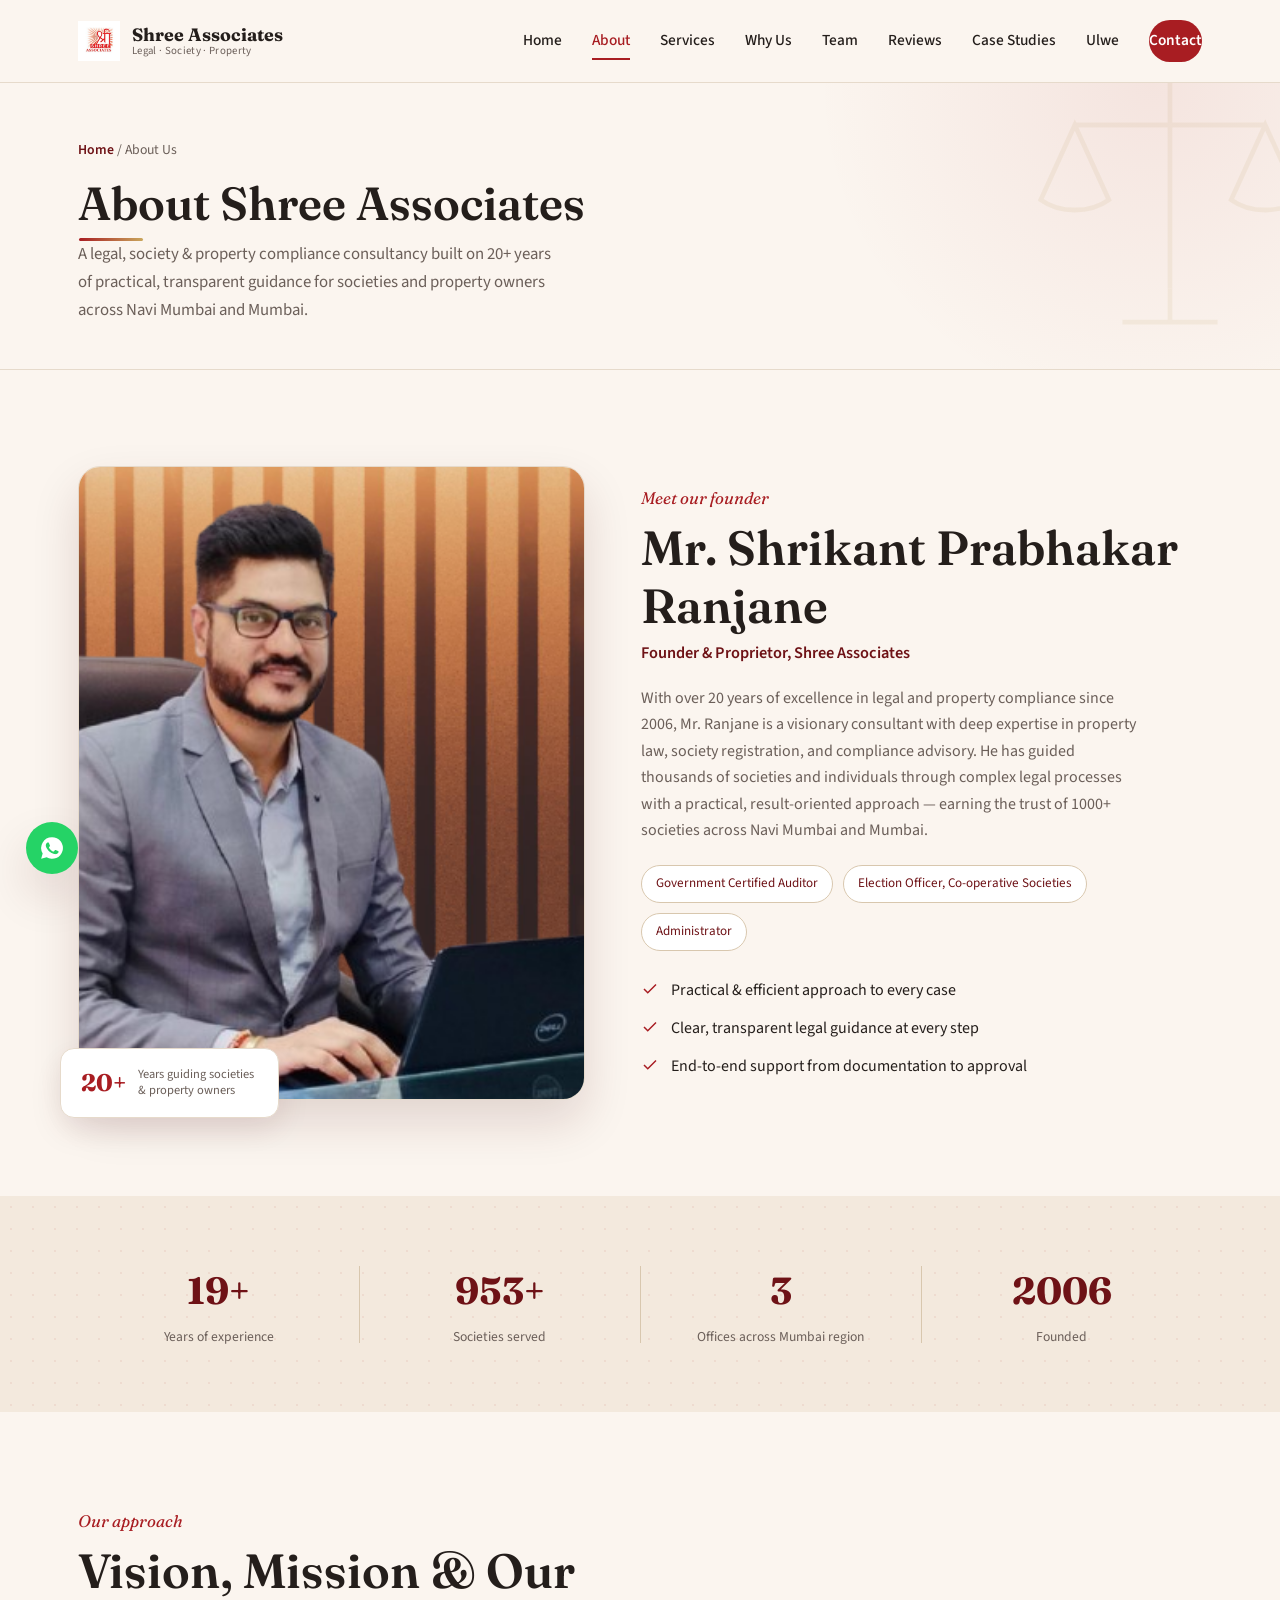
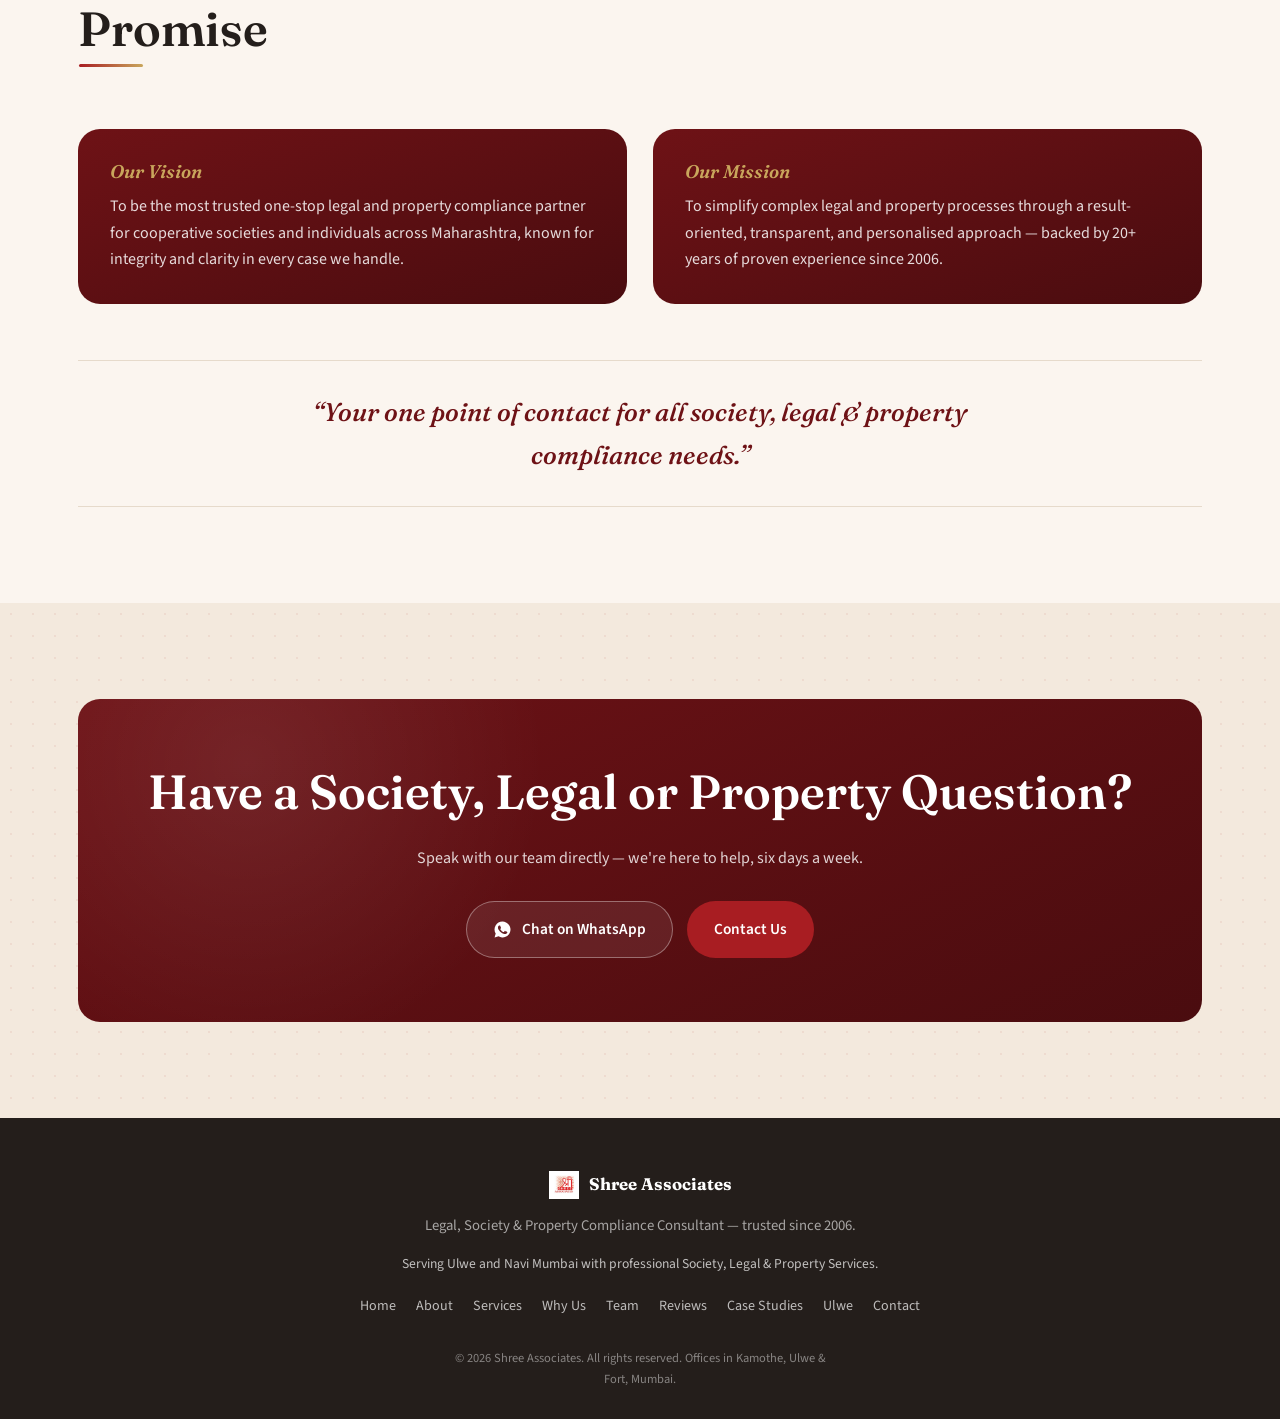
<file: about.html>
<!DOCTYPE html>
<html lang="en">
<head>
<meta charset="UTF-8">
<meta name="viewport" content="width=device-width, initial-scale=1.0">
<title>About Us | Shree Associates — Legal, Society &amp; Property Compliance Consultant</title>
<meta name="description" content="Meet Shree Associates: 20+ years of legal, society and property compliance experience since 2006, founded by Mr. Shrikant Prabhakar Ranjane, serving 1000+ societies across Navi Mumbai and Mumbai.">
<link rel="icon" href="images/logo.jpeg">
<link rel="preconnect" href="https://fonts.googleapis.com">
<link rel="preconnect" href="https://fonts.gstatic.com" crossorigin>
<link href="https://fonts.googleapis.com/css2?family=Fraunces:ital,opsz,wght@0,9..144,500;0,9..144,600;0,9..144,700;1,9..144,500&amp;family=Source+Sans+3:wght@400;500;600;700&amp;display=swap" rel="stylesheet">
<link rel="stylesheet" href="css/style.css">
</head>
<body data-page="about">

<a href="#main-content" class="visually-hidden-focusable">Skip to content</a>

<header class="site-header" id="siteHeader"></header>

<main id="main-content">

  <section class="page-banner">
    <div class="container">
      <p class="breadcrumb"><a href="index.html">Home</a> / About Us</p>
      <h1>About Shree Associates</h1>
      <p class="page-banner-lede">A legal, society &amp; property compliance consultancy built on 20+ years of practical, transparent guidance for societies and property owners across Navi Mumbai and Mumbai.</p>
    </div>
  </section>

  <!-- ============================= FOUNDER ============================= -->
  <section class="section">
    <div class="container">
      <div class="about-grid">
        <div class="about-photo-wrap fade-in">
          <div class="about-photo">
            <img src="images/founder.png" alt="Mr. Shrikant Prabhakar Ranjane, Founder of Shree Associates" loading="lazy">
          </div>
          <div class="about-photo-tag">
            <span class="num">20+</span>
            <span class="cap">Years guiding societies &amp; property owners</span>
          </div>
        </div>

        <div class="about-copy fade-in">
          <p class="kicker">Meet our founder</p>
          <h2>Mr. Shrikant Prabhakar Ranjane</h2>
          <span class="about-role">Founder &amp; Proprietor, Shree Associates</span>
          <p>With over 20 years of excellence in legal and property compliance since 2006, Mr. Ranjane is a visionary consultant with deep expertise in property law, society registration, and compliance advisory. He has guided thousands of societies and individuals through complex legal processes with a practical, result-oriented approach — earning the trust of 1000+ societies across Navi Mumbai and Mumbai.</p>
          <div class="credential-row">
            <span class="credential">Government Certified Auditor</span>
            <span class="credential">Election Officer, Co-operative Societies</span>
            <span class="credential">Administrator</span>
          </div>
          <ul class="check-list">
            <li><svg viewBox="0 0 24 24" fill="none" stroke="currentColor" stroke-width="2"><path d="M20 6 9 17l-5-5"/></svg>Practical &amp; efficient approach to every case</li>
            <li><svg viewBox="0 0 24 24" fill="none" stroke="currentColor" stroke-width="2"><path d="M20 6 9 17l-5-5"/></svg>Clear, transparent legal guidance at every step</li>
            <li><svg viewBox="0 0 24 24" fill="none" stroke="currentColor" stroke-width="2"><path d="M20 6 9 17l-5-5"/></svg>End-to-end support from documentation to approval</li>
          </ul>
        </div>
      </div>
    </div>
  </section>

  <!-- ============================= EXPERIENCE STATS ============================= -->
  <section class="section-tight section-alt">
    <div class="container">
      <div class="stat-row fade-in" style="border-top:none; padding-top:0;">
        <div class="stat"><div class="stat-num" data-count="20" data-suffix="+">0</div><div class="stat-label">Years of experience</div></div>
        <div class="stat"><div class="stat-num" data-count="1000" data-suffix="+">0</div><div class="stat-label">Societies served</div></div>
        <div class="stat"><div class="stat-num" data-count="3" data-suffix="">0</div><div class="stat-label">Offices across Mumbai region</div></div>
        <div class="stat"><div class="stat-num" data-count="2006" data-suffix="" data-plain="true">0</div><div class="stat-label">Founded</div></div>
      </div>
    </div>
  </section>

  <!-- ============================= VISION / MISSION ============================= -->
  <section class="section">
    <div class="container">
      <div class="section-head fade-in">
        <p class="kicker">Our approach</p>
        <h2>Vision, Mission &amp; Our Promise</h2>
      </div>
      <div class="mission-grid fade-in">
        <div class="mission-card">
          <h4>Our Vision</h4>
          <p>To be the most trusted one-stop legal and property compliance partner for cooperative societies and individuals across Maharashtra, known for integrity and clarity in every case we handle.</p>
        </div>
        <div class="mission-card">
          <h4>Our Mission</h4>
          <p>To simplify complex legal and property processes through a result-oriented, transparent, and personalised approach — backed by 20+ years of proven experience since 2006.</p>
        </div>
      </div>

      <div class="promise-banner fade-in" style="margin-top:56px;">
        <p>&ldquo;Your one point of contact for all society, legal &amp; property compliance needs.&rdquo;</p>
      </div>
    </div>
  </section>

  <!-- ============================= FINAL CTA ============================= -->
  <section class="section section-alt">
    <div class="container">
      <div class="final-cta fade-in">
        <h2>Have a Society, Legal or Property Question?</h2>
        <p>Speak with our team directly — we're here to help, six days a week.</p>
        <div class="final-actions">
          <a href="#" class="btn btn-on-dark ripple" data-whatsapp data-wa-service="general enquiry">
            <svg viewBox="0 0 24 24" class="btn-icon" aria-hidden="true"><path fill="currentColor" d="M12 2a10 10 0 0 0-8.6 15.1L2 22l5.05-1.36A10 10 0 1 0 12 2Zm5.6 14.3c-.24.66-1.4 1.27-1.93 1.32-.5.05-1.02.24-3.4-.72-2.87-1.17-4.7-4.05-4.85-4.24-.14-.19-1.16-1.54-1.16-2.94 0-1.4.73-2.08 1-2.36.26-.28.57-.35.76-.35h.55c.18 0 .43-.03.66.5.24.57.8 1.98.87 2.12.07.15.12.32.02.5-.1.2-.15.32-.3.5-.15.17-.3.38-.44.51-.15.14-.3.3-.13.6.17.3.75 1.24 1.62 2.01 1.12.99 2.05 1.3 2.35 1.45.3.14.47.12.65-.08.17-.2.74-.86.94-1.16.2-.3.4-.24.66-.15.27.1 1.7.8 2 .95.28.14.47.21.54.33.07.13.07.72-.16 1.38Z"/></svg>
            <span>Chat on WhatsApp</span>
          </a>
          <a href="contact.html" class="btn btn-primary ripple"><span>Contact Us</span></a>
        </div>
      </div>
    </div>
  </section>

</main>

<footer class="site-footer" id="siteFooter"></footer>
<div id="siteWidgets"></div>

<script src="js/partials.js"></script>
<script src="js/main.js"></script>
</body>
</html>
</file>
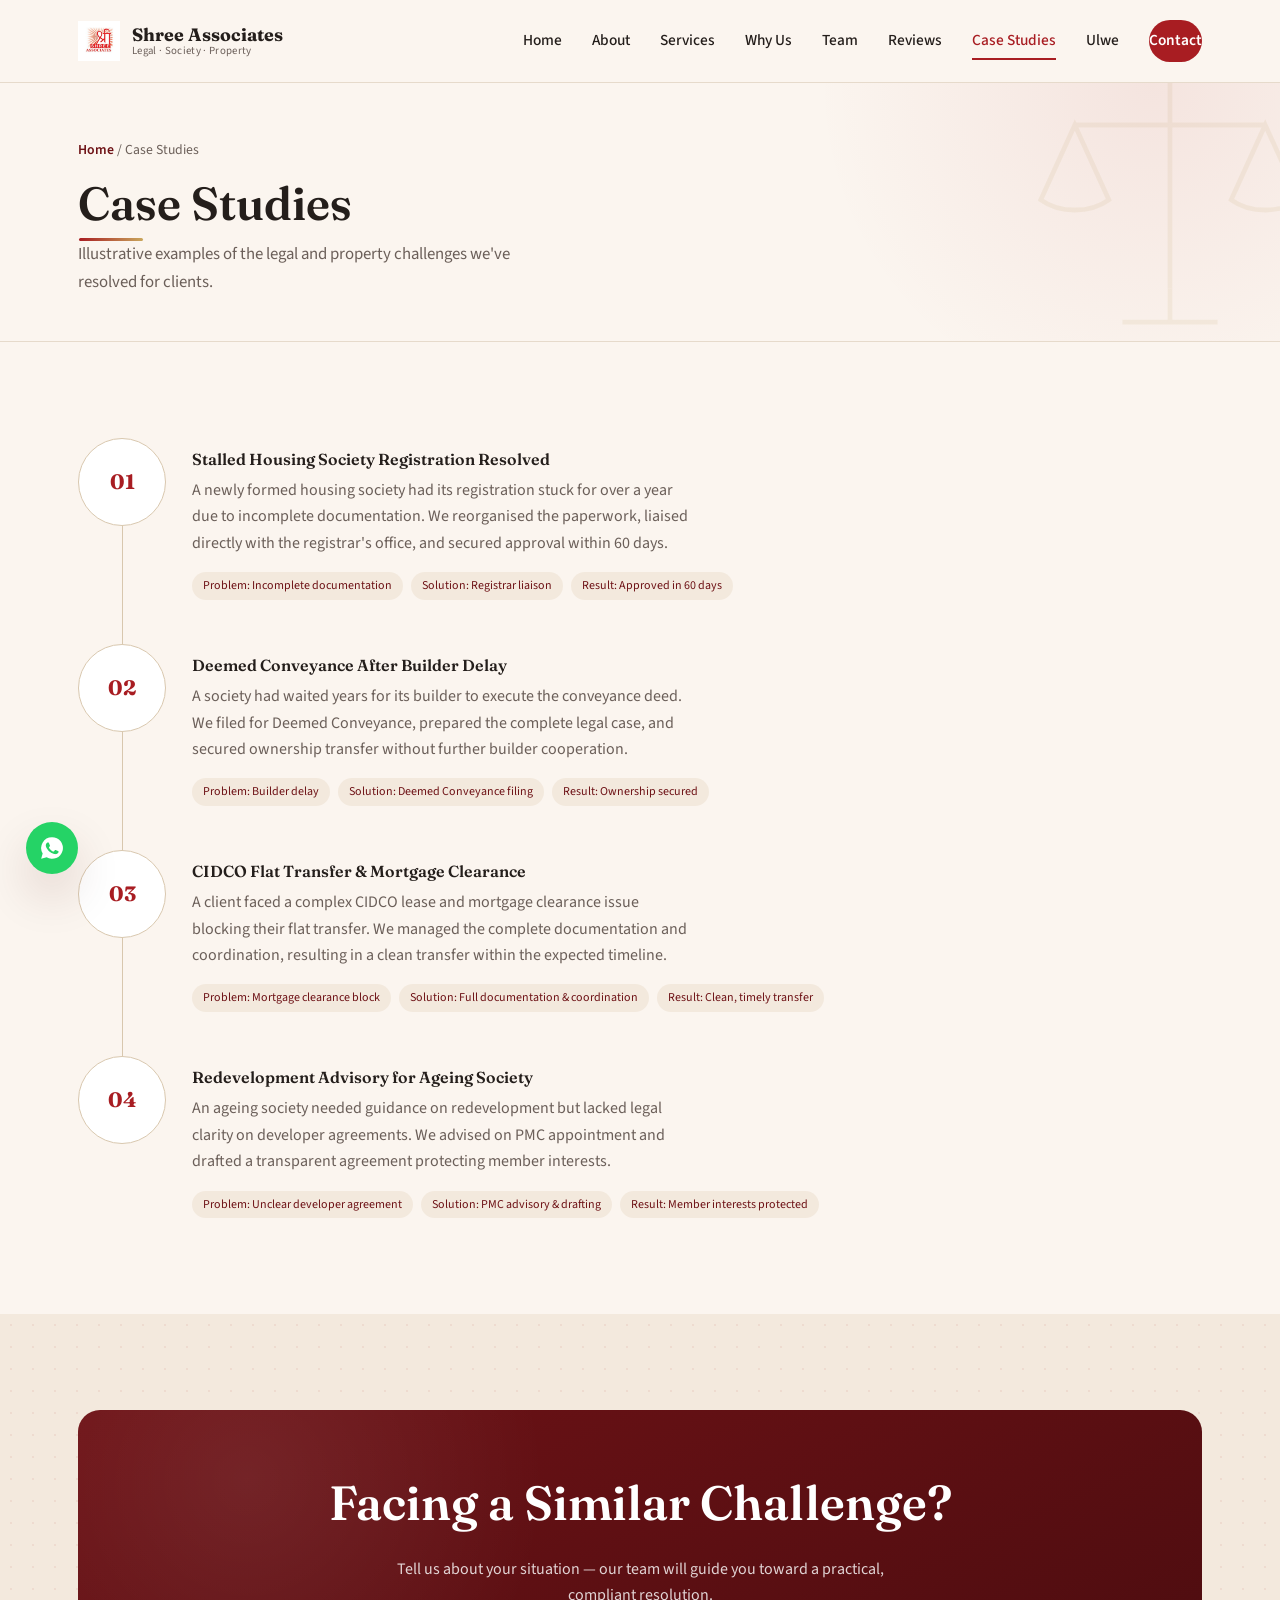
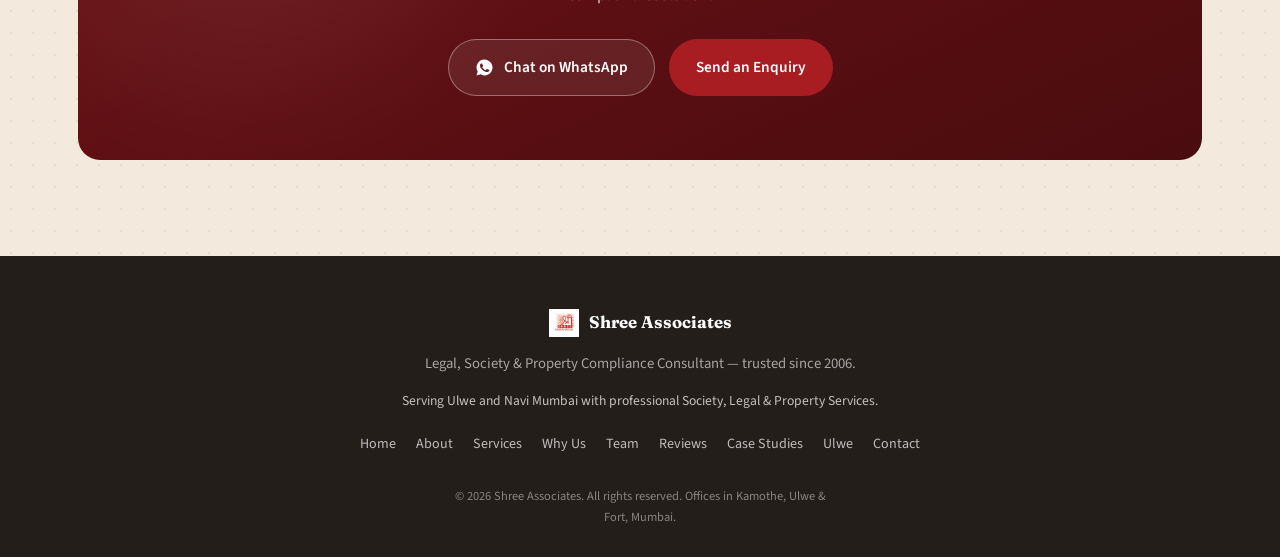
<file: case-studies.html>
<!DOCTYPE html>
<html lang="en">
<head>
<meta charset="UTF-8">
<meta name="viewport" content="width=device-width, initial-scale=1.0">
<title>Case Studies | Shree Associates — Legal, Society &amp; Property Compliance Consultant</title>
<meta name="description" content="Real examples of legal and property challenges Shree Associates has resolved: society registration, deemed conveyance, CIDCO flat transfer, and redevelopment advisory.">
<link rel="icon" href="images/logo.jpeg">
<link rel="preconnect" href="https://fonts.googleapis.com">
<link rel="preconnect" href="https://fonts.gstatic.com" crossorigin>
<link href="https://fonts.googleapis.com/css2?family=Fraunces:ital,opsz,wght@0,9..144,500;0,9..144,600;0,9..144,700;1,9..144,500&amp;family=Source+Sans+3:wght@400;500;600;700&amp;display=swap" rel="stylesheet">
<link rel="stylesheet" href="css/style.css">
</head>
<body data-page="case-studies">

<a href="#main-content" class="visually-hidden-focusable">Skip to content</a>

<header class="site-header" id="siteHeader"></header>

<main id="main-content">

  <section class="page-banner">
    <div class="container">
      <p class="breadcrumb"><a href="index.html">Home</a> / Case Studies</p>
      <h1>Case Studies</h1>
      <p class="page-banner-lede">Illustrative examples of the legal and property challenges we've resolved for clients.</p>
    </div>
  </section>

  <section class="section">
    <div class="container">
      <div class="case-list">
        <div class="case-item fade-in">
          <span class="case-index">01</span>
          <div class="case-body">
            <h4>Stalled Housing Society Registration Resolved</h4>
            <p>A newly formed housing society had its registration stuck for over a year due to incomplete documentation. We reorganised the paperwork, liaised directly with the registrar's office, and secured approval within 60 days.</p>
            <div class="case-tags"><span class="case-tag">Problem: Incomplete documentation</span><span class="case-tag">Solution: Registrar liaison</span><span class="case-tag">Result: Approved in 60 days</span></div>
          </div>
        </div>
        <div class="case-item fade-in">
          <span class="case-index">02</span>
          <div class="case-body">
            <h4>Deemed Conveyance After Builder Delay</h4>
            <p>A society had waited years for its builder to execute the conveyance deed. We filed for Deemed Conveyance, prepared the complete legal case, and secured ownership transfer without further builder cooperation.</p>
            <div class="case-tags"><span class="case-tag">Problem: Builder delay</span><span class="case-tag">Solution: Deemed Conveyance filing</span><span class="case-tag">Result: Ownership secured</span></div>
          </div>
        </div>
        <div class="case-item fade-in">
          <span class="case-index">03</span>
          <div class="case-body">
            <h4>CIDCO Flat Transfer &amp; Mortgage Clearance</h4>
            <p>A client faced a complex CIDCO lease and mortgage clearance issue blocking their flat transfer. We managed the complete documentation and coordination, resulting in a clean transfer within the expected timeline.</p>
            <div class="case-tags"><span class="case-tag">Problem: Mortgage clearance block</span><span class="case-tag">Solution: Full documentation &amp; coordination</span><span class="case-tag">Result: Clean, timely transfer</span></div>
          </div>
        </div>
        <div class="case-item fade-in">
          <span class="case-index">04</span>
          <div class="case-body">
            <h4>Redevelopment Advisory for Ageing Society</h4>
            <p>An ageing society needed guidance on redevelopment but lacked legal clarity on developer agreements. We advised on PMC appointment and drafted a transparent agreement protecting member interests.</p>
            <div class="case-tags"><span class="case-tag">Problem: Unclear developer agreement</span><span class="case-tag">Solution: PMC advisory &amp; drafting</span><span class="case-tag">Result: Member interests protected</span></div>
          </div>
        </div>
      </div>
    </div>
  </section>

  <section class="section section-alt">
    <div class="container">
      <div class="final-cta fade-in">
        <h2>Facing a Similar Challenge?</h2>
        <p>Tell us about your situation — our team will guide you toward a practical, compliant resolution.</p>
        <div class="final-actions">
          <a href="#" class="btn btn-on-dark ripple" data-whatsapp data-wa-service="general enquiry">
            <svg viewBox="0 0 24 24" class="btn-icon" aria-hidden="true"><path fill="currentColor" d="M12 2a10 10 0 0 0-8.6 15.1L2 22l5.05-1.36A10 10 0 1 0 12 2Zm5.6 14.3c-.24.66-1.4 1.27-1.93 1.32-.5.05-1.02.24-3.4-.72-2.87-1.17-4.7-4.05-4.85-4.24-.14-.19-1.16-1.54-1.16-2.94 0-1.4.73-2.08 1-2.36.26-.28.57-.35.76-.35h.55c.18 0 .43-.03.66.5.24.57.8 1.98.87 2.12.07.15.12.32.02.5-.1.2-.15.32-.3.5-.15.17-.3.38-.44.51-.15.14-.3.3-.13.6.17.3.75 1.24 1.62 2.01 1.12.99 2.05 1.3 2.35 1.45.3.14.47.12.65-.08.17-.2.74-.86.94-1.16.2-.3.4-.24.66-.15.27.1 1.7.8 2 .95.28.14.47.21.54.33.07.13.07.72-.16 1.38Z"/></svg>
            <span>Chat on WhatsApp</span>
          </a>
          <a href="contact.html" class="btn btn-primary ripple"><span>Send an Enquiry</span></a>
        </div>
      </div>
    </div>
  </section>

</main>

<footer class="site-footer" id="siteFooter"></footer>
<div id="siteWidgets"></div>

<script src="js/partials.js"></script>
<script src="js/main.js"></script>
</body>
</html>
</file>
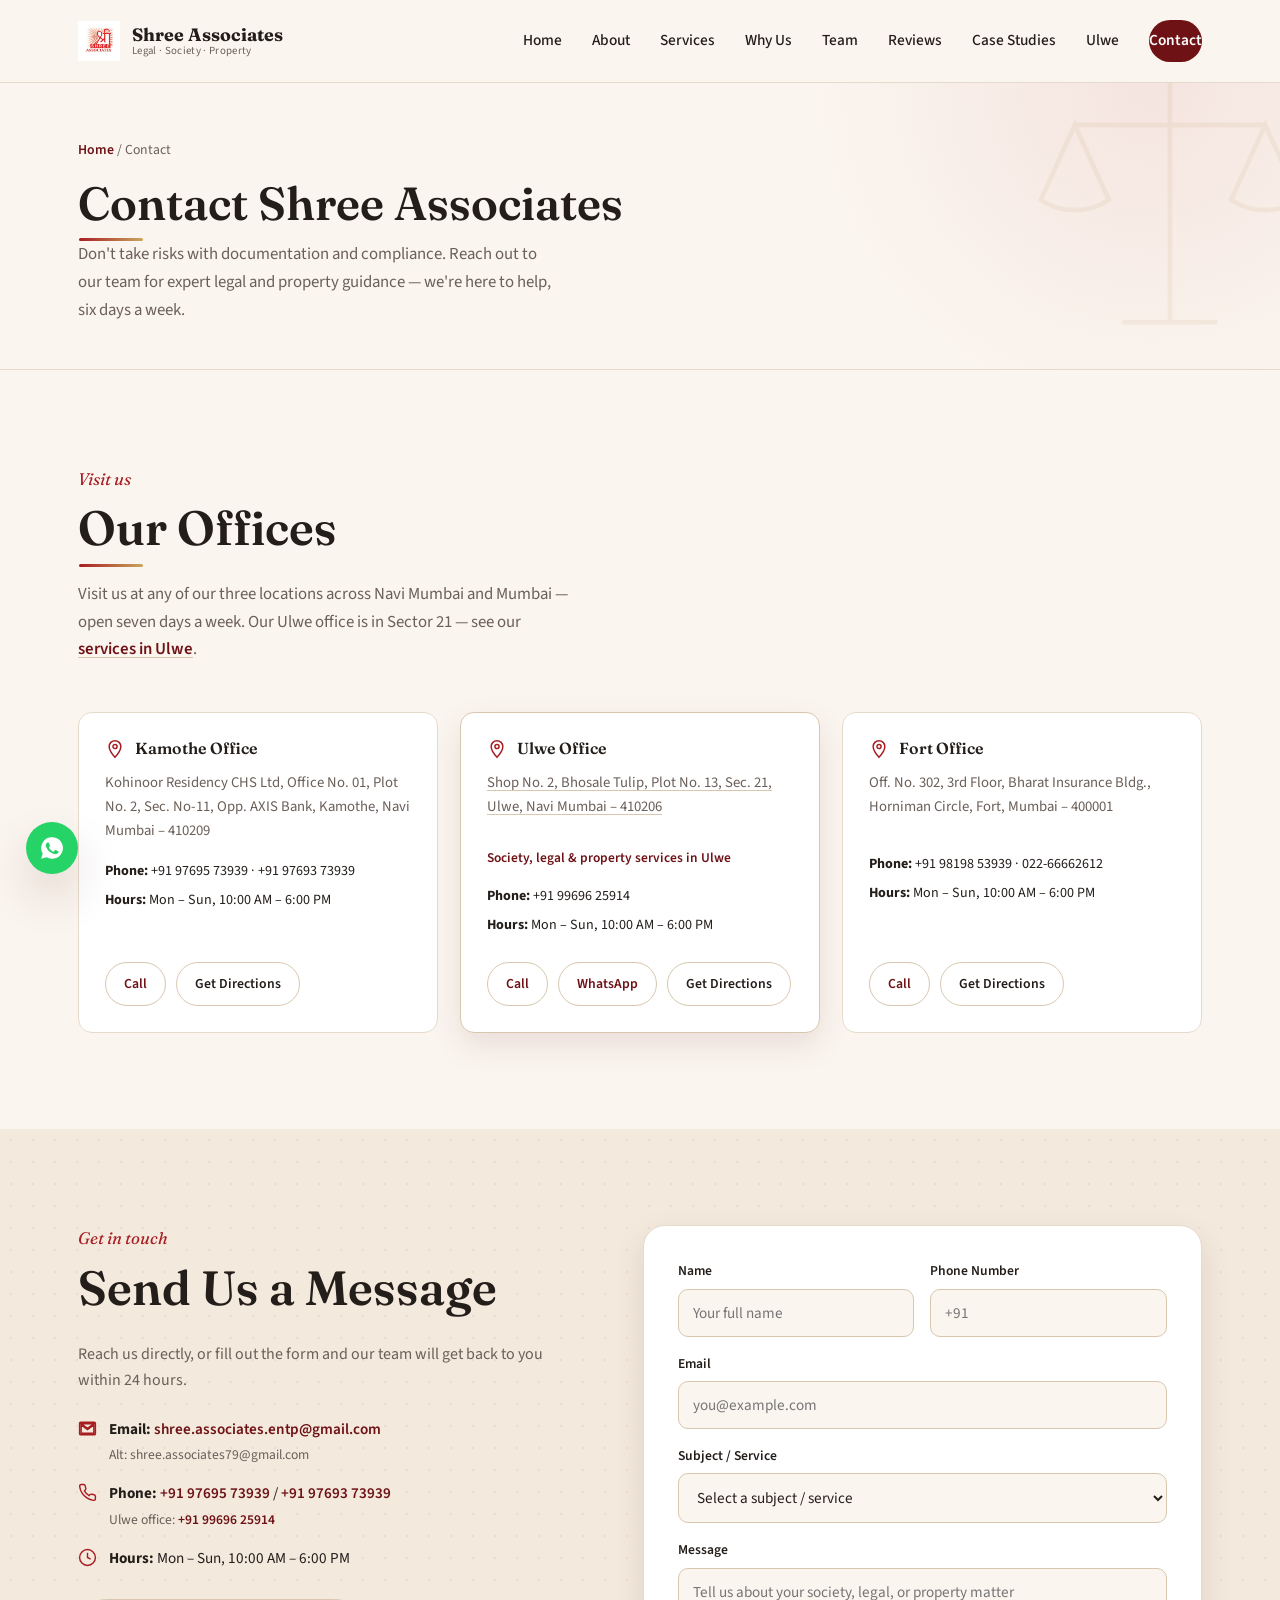
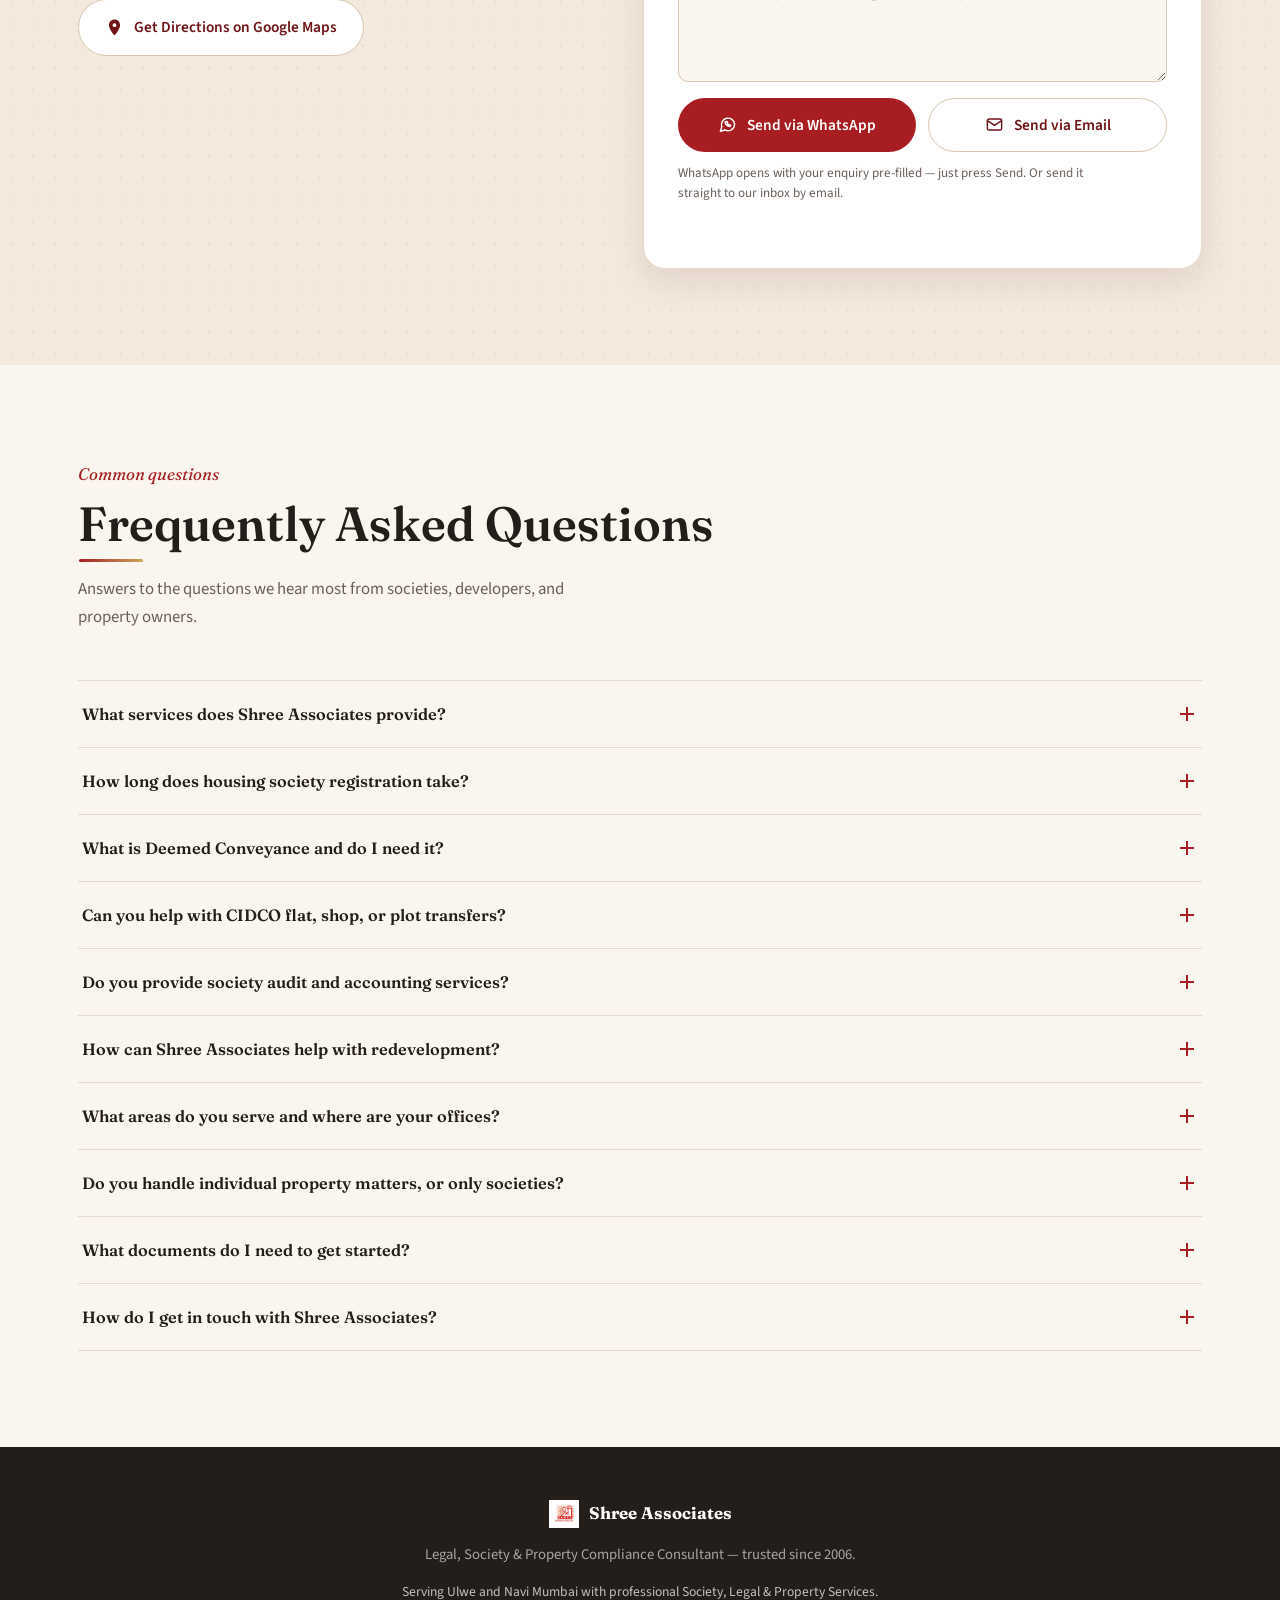
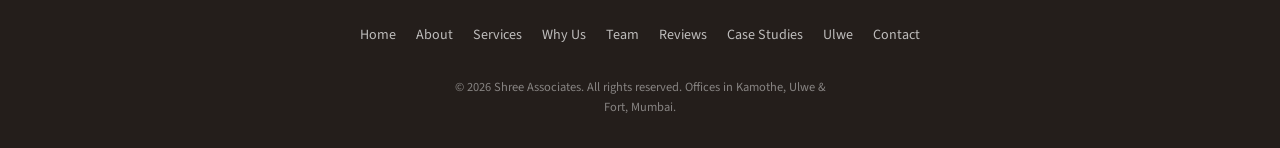
<file: contact.html>
<!DOCTYPE html>
<html lang="en">
<head>
<meta charset="UTF-8">
<meta name="viewport" content="width=device-width, initial-scale=1.0">
<title>Contact &amp; Offices | Shree Associates — Kamothe, Ulwe &amp; Fort</title>
<meta name="description" content="Contact Shree Associates: offices in Kamothe, Ulwe and Fort (Mumbai), phone numbers, email, working hours, Google Maps directions, and an enquiry form.">
<link rel="icon" href="images/logo.jpeg">
<link rel="preconnect" href="https://fonts.googleapis.com">
<link rel="preconnect" href="https://fonts.gstatic.com" crossorigin>
<link href="https://fonts.googleapis.com/css2?family=Fraunces:ital,opsz,wght@0,9..144,500;0,9..144,600;0,9..144,700;1,9..144,500&amp;family=Source+Sans+3:wght@400;500;600;700&amp;display=swap" rel="stylesheet">
<link rel="stylesheet" href="css/style.css">
<script type="application/ld+json">
{
  "@context": "https://schema.org",
  "@graph": [
    {
      "@type": "LegalService",
      "@id": "https://www.shreeassociates.in/#organization",
      "name": "Shree Associates",
      "url": "https://www.shreeassociates.in/",
      "logo": "https://www.shreeassociates.in/images/logo.jpeg",
      "image": "https://www.shreeassociates.in/images/logo.jpeg",
      "email": "shree.associates.entp@gmail.com",
      "foundingDate": "2006",
      "founder": {
        "@type": "Person",
        "name": "Shrikant Prabhakar Ranjane"
      },
      "description": "Legal, society and property compliance consultancy offering society registration, audit and accounting, conveyance and deemed conveyance, CIDCO transfers, property registration, legal services and redevelopment consultancy.",
      "areaServed": [
        "Navi Mumbai",
        "Panvel",
        "Kamothe",
        "Kharghar",
        "Taloja",
        "Belapur",
        "Nerul",
        "Vashi",
        "Raigad",
        "Mumbai"
      ],
      "location": [
        {
          "@id": "https://www.shreeassociates.in/ulwe.html#ulwe-office"
        },
        {
          "@id": "https://www.shreeassociates.in/contact.html#kamothe-office"
        },
        {
          "@id": "https://www.shreeassociates.in/contact.html#fort-office"
        }
      ]
    },
    {
      "@type": "LegalService",
      "@id": "https://www.shreeassociates.in/ulwe.html#ulwe-office",
      "name": "Shree Associates — Ulwe Office",
      "url": "https://www.shreeassociates.in/ulwe.html",
      "parentOrganization": {
        "@id": "https://www.shreeassociates.in/#organization"
      },
      "address": {
        "@type": "PostalAddress",
        "streetAddress": "Shop No. 2, Bhosale Tulip, Plot No. 13, Sec. 21",
        "addressLocality": "Ulwe, Navi Mumbai",
        "addressRegion": "Maharashtra",
        "postalCode": "410206",
        "addressCountry": "IN"
      },
      "telephone": "+91 99696 25914",
      "email": "shree.associates.entp@gmail.com",
      "openingHoursSpecification": {
        "@type": "OpeningHoursSpecification",
        "dayOfWeek": [
          "Monday",
          "Tuesday",
          "Wednesday",
          "Thursday",
          "Friday",
          "Saturday",
          "Sunday"
        ],
        "opens": "10:00",
        "closes": "18:00"
      }
    },
    {
      "@type": "LegalService",
      "@id": "https://www.shreeassociates.in/contact.html#kamothe-office",
      "name": "Shree Associates — Kamothe Office",
      "url": "https://www.shreeassociates.in/contact.html",
      "parentOrganization": {
        "@id": "https://www.shreeassociates.in/#organization"
      },
      "address": {
        "@type": "PostalAddress",
        "streetAddress": "Kohinoor Residency CHS Ltd, Office No. 01, Plot No. 2, Sec. No-11, Opp. AXIS Bank",
        "addressLocality": "Kamothe, Navi Mumbai",
        "addressRegion": "Maharashtra",
        "postalCode": "410209",
        "addressCountry": "IN"
      },
      "telephone": "+91 97695 73939",
      "email": "shree.associates.entp@gmail.com",
      "openingHoursSpecification": {
        "@type": "OpeningHoursSpecification",
        "dayOfWeek": [
          "Monday",
          "Tuesday",
          "Wednesday",
          "Thursday",
          "Friday",
          "Saturday",
          "Sunday"
        ],
        "opens": "10:00",
        "closes": "18:00"
      }
    },
    {
      "@type": "LegalService",
      "@id": "https://www.shreeassociates.in/contact.html#fort-office",
      "name": "Shree Associates — Fort Office",
      "url": "https://www.shreeassociates.in/contact.html",
      "parentOrganization": {
        "@id": "https://www.shreeassociates.in/#organization"
      },
      "address": {
        "@type": "PostalAddress",
        "streetAddress": "Off. No. 302, 3rd Floor, Bharat Insurance Bldg., Horniman Circle",
        "addressLocality": "Fort, Mumbai",
        "addressRegion": "Maharashtra",
        "postalCode": "400001",
        "addressCountry": "IN"
      },
      "telephone": "+91 98198 53939",
      "email": "shree.associates.entp@gmail.com",
      "openingHoursSpecification": {
        "@type": "OpeningHoursSpecification",
        "dayOfWeek": [
          "Monday",
          "Tuesday",
          "Wednesday",
          "Thursday",
          "Friday",
          "Saturday",
          "Sunday"
        ],
        "opens": "10:00",
        "closes": "18:00"
      }
    }
  ]
}
</script>
</head>
<body data-page="contact">

<a href="#main-content" class="visually-hidden-focusable">Skip to content</a>

<header class="site-header" id="siteHeader"></header>

<main id="main-content">

  <section class="page-banner">
    <div class="container">
      <p class="breadcrumb"><a href="index.html">Home</a> / Contact</p>
      <h1>Contact Shree Associates</h1>
      <p class="page-banner-lede">Don't take risks with documentation and compliance. Reach out to our team for expert legal and property guidance — we're here to help, six days a week.</p>
    </div>
  </section>

  <!-- ============================= OFFICES ============================= -->
  <section class="section">
    <div class="container">
      <div class="section-head fade-in">
        <p class="kicker">Visit us</p>
        <h2>Our Offices</h2>
        <p class="inline-links">Visit us at any of our three locations across Navi Mumbai and Mumbai — open seven days a week. Our Ulwe office is in Sector 21 — see our <a href="ulwe.html">services in Ulwe</a>.</p>
      </div>

      <div class="office-grid">
        <div class="office-card fade-in" id="kamothe-office">
          <h4><svg viewBox="0 0 24 24" fill="none" stroke="currentColor" stroke-width="1.8"><path d="M12 2C8.13 2 5 5.13 5 9c0 5.25 7 13 7 13s7-7.75 7-13c0-3.87-3.13-7-7-7Zm0 9.5A2.5 2.5 0 1 1 12 6.5a2.5 2.5 0 0 1 0 5Z"/></svg>Kamothe Office</h4>
          <p class="office-address">Kohinoor Residency CHS Ltd, Office No. 01, Plot No. 2, Sec. No-11, Opp. AXIS Bank, Kamothe, Navi Mumbai – 410209</p>
          <div class="office-meta">
            <div><strong>Phone:</strong> <a href="tel:+919769573939">+91 97695 73939</a> · <a href="tel:+919769373939">+91 97693 73939</a></div>
            <div><strong>Hours:</strong> Mon – Sun, 10:00 AM – 6:00 PM</div>
          </div>
          <div class="office-actions">
            <a href="tel:+919769573939" class="btn btn-secondary btn-sm ripple">Call</a>
            <a href="https://maps.app.goo.gl/RSpfndnPwmnnkJVf8" target="_blank" rel="noopener" class="btn btn-ghost btn-sm ripple">Get Directions</a>
          </div>
        </div>

        <div class="office-card is-ulwe fade-in" id="ulwe-office">
          <h4><svg viewBox="0 0 24 24" fill="none" stroke="currentColor" stroke-width="1.8" aria-hidden="true"><path d="M12 2C8.13 2 5 5.13 5 9c0 5.25 7 13 7 13s7-7.75 7-13c0-3.87-3.13-7-7-7Z"/><circle cx="12" cy="9" r="2.5"/></svg>Ulwe Office</h4>
          <p class="office-address"><a href="https://www.google.com/maps/search/?api=1&amp;query=Shop+No.+2%2C+Bhosale+Tulip%2C+Plot+No.+13%2C+Sec.+21%2C+Ulwe%2C+Navi+Mumbai+410206" target="_blank" rel="noopener">Shop No. 2, Bhosale Tulip, Plot No. 13, Sec. 21, Ulwe, Navi Mumbai – 410206</a></p>
          <a class="office-more" href="ulwe.html">Society, legal &amp; property services in Ulwe</a>
          <div class="office-meta">
            <div><strong>Phone:</strong> <a href="tel:+919969625914">+91 99696 25914</a></div>
            <div><strong>Hours:</strong> Mon – Sun, 10:00 AM – 6:00 PM</div>
          </div>
          <div class="office-actions">
            <a href="tel:+919969625914" class="btn btn-secondary btn-sm ripple">Call</a>
            <a href="#" class="btn btn-secondary btn-sm ripple" data-whatsapp data-wa-message="Hello Shree Associates, I would like to enquire about your services at the Ulwe office.">WhatsApp</a>
            <a href="https://www.google.com/maps/search/?api=1&amp;query=Shop+No.+2%2C+Bhosale+Tulip%2C+Plot+No.+13%2C+Sec.+21%2C+Ulwe%2C+Navi+Mumbai+410206" target="_blank" rel="noopener" class="btn btn-ghost btn-sm ripple">Get Directions</a>
          </div>
        </div>

        <div class="office-card fade-in" id="fort-office">
          <h4><svg viewBox="0 0 24 24" fill="none" stroke="currentColor" stroke-width="1.8"><path d="M12 2C8.13 2 5 5.13 5 9c0 5.25 7 13 7 13s7-7.75 7-13c0-3.87-3.13-7-7-7Zm0 9.5A2.5 2.5 0 1 1 12 6.5a2.5 2.5 0 0 1 0 5Z"/></svg>Fort Office</h4>
          <p class="office-address">Off. No. 302, 3rd Floor, Bharat Insurance Bldg., Horniman Circle, Fort, Mumbai – 400001</p>
          <div class="office-meta">
            <div><strong>Phone:</strong> <a href="tel:+919819853939">+91 98198 53939</a> · <a href="tel:02266662612">022-66662612</a></div>
            <div><strong>Hours:</strong> Mon – Sun, 10:00 AM – 6:00 PM</div>
          </div>
          <div class="office-actions">
            <a href="tel:+919819853939" class="btn btn-secondary btn-sm ripple">Call</a>
            <a href="https://www.google.com/maps/search/?api=1&amp;query=Shree+Associates+Fort+Mumbai" target="_blank" rel="noopener" class="btn btn-ghost btn-sm ripple">Get Directions</a>
          </div>
        </div>
      </div>
    </div>
  </section>

  <!-- ============================= CONTACT DETAILS + FORM ============================= -->
  <section class="section section-alt" id="contact-form">
    <div class="container">
      <div class="contact-grid">
        <div class="fade-in">
          <p class="kicker">Get in touch</p>
          <h2>Send Us a Message</h2>
          <p>Reach us directly, or fill out the form and our team will get back to you within 24 hours.</p>

          <ul class="contact-details">
            <li><svg viewBox="0 0 24 24" fill="none" stroke="currentColor" stroke-width="1.8"><path d="M2 5.5A1.5 1.5 0 0 1 3.5 4h17A1.5 1.5 0 0 1 22 5.5v13a1.5 1.5 0 0 1-1.5 1.5h-17A1.5 1.5 0 0 1 2 18.5v-13Zm2.2.5 7.8 5.7 7.8-5.7H4.2ZM4 7.6V18h16V7.6l-8 5.8-8-5.8Z"/></svg><span><strong>Email:</strong> <a href="mailto:shree.associates.entp@gmail.com">shree.associates.entp@gmail.com</a><br><span style="font-size:0.85rem;color:var(--slate);">Alt: shree.associates79@gmail.com</span></span></li>
            <li><svg viewBox="0 0 24 24" fill="none" stroke="currentColor" stroke-width="1.8"><path d="M22 16.92v3a2 2 0 0 1-2.18 2 19.79 19.79 0 0 1-8.63-3.07 19.5 19.5 0 0 1-6-6 19.79 19.79 0 0 1-3.07-8.67A2 2 0 0 1 4.11 2h3a2 2 0 0 1 2 1.72c.127.96.361 1.903.7 2.81a2 2 0 0 1-.45 2.11L8.09 9.91a16 16 0 0 0 6 6l1.27-1.27a2 2 0 0 1 2.11-.45c.907.339 1.85.573 2.81.7A2 2 0 0 1 22 16.92Z"/></svg><span><strong>Phone:</strong> <a href="tel:+919769573939">+91 97695 73939</a> / <a href="tel:+919769373939">+91 97693 73939</a><br><span style="font-size:0.85rem;color:var(--slate);">Ulwe office: <a href="tel:+919969625914">+91 99696 25914</a></span></span></li>
            <li><svg viewBox="0 0 24 24" fill="none" stroke="currentColor" stroke-width="1.8"><circle cx="12" cy="12" r="10"/><path d="M12 6v6l4 2"/></svg><span><strong>Hours:</strong> Mon – Sun, 10:00 AM – 6:00 PM</span></li>
          </ul>

          <a href="https://maps.app.goo.gl/RSpfndnPwmnnkJVf8" target="_blank" rel="noopener" class="btn btn-secondary ripple">
            <svg viewBox="0 0 24 24" class="btn-icon" aria-hidden="true"><path fill="currentColor" d="M12 2C8.13 2 5 5.13 5 9c0 5.25 7 13 7 13s7-7.75 7-13c0-3.87-3.13-7-7-7Zm0 9.5A2.5 2.5 0 1 1 12 6.5a2.5 2.5 0 0 1 0 5Z"/></svg>
            <span>Get Directions on Google Maps</span>
          </a>
        </div>

        <form class="contact-form fade-in" id="contactForm" novalidate>
          <!-- Honeypot anti-spam field: hidden from real users via CSS (.hp-field), left
               empty by them, but bots that auto-fill every field tend to fill it in. -->
          <label class="hp-field" aria-hidden="true">
            <span>Website</span>
            <input type="text" name="website" tabindex="-1" autocomplete="off">
          </label>
          <div class="form-row">
            <label>
              <span>Name</span>
              <input type="text" name="name" placeholder="Your full name" required>
            </label>
            <label>
              <span>Phone Number</span>
              <input type="tel" name="phone" placeholder="+91 " required>
            </label>
          </div>
          <label>
            <span>Email</span>
            <input type="email" name="email" placeholder="you@example.com" required>
          </label>
          <label>
            <span>Subject / Service</span>
            <select name="service" id="serviceSelect" required>
              <option value="">Select a subject / service</option>
              <option value="Society Registration">Society Registration</option>
              <option value="Society Audit &amp; Accounting">Society Audit &amp; Accounting</option>
              <option value="Conveyance / Deemed Conveyance">Conveyance / Deemed Conveyance</option>
              <option value="CIDCO Flat / Plot Transfer">CIDCO Flat / Plot Transfer</option>
              <option value="Property Registration / Leave &amp; License">Property Registration / Leave &amp; License</option>
              <option value="Legal Services (Civil / Criminal / Consumer)">Legal Services (Civil / Criminal / Consumer)</option>
              <option value="Redevelopment Consultancy">Redevelopment Consultancy</option>
              <option value="Other">Other</option>
            </select>
          </label>
          <label>
            <span>Message</span>
            <textarea name="message" rows="4" placeholder="Tell us about your society, legal, or property matter" required></textarea>
          </label>
          <div class="form-actions">
            <button type="button" class="btn btn-primary ripple full-width" id="whatsappBtn">
              <svg class="btn-icon" viewBox="0 0 24 24" fill="none" stroke="currentColor" stroke-width="1.8" stroke-linecap="round" stroke-linejoin="round" aria-hidden="true"><path d="M21 11.5a8.4 8.4 0 0 1-12.4 7.4L3 20.5l1.7-5.4A8.4 8.4 0 1 1 21 11.5Z"/><path d="M9 8.5c0 3.3 2.7 6 6 6l1.2-1.4-2-1-.9.7a3.4 3.4 0 0 1-1.6-1.6l.7-.9-1-2L9 8.5Z"/></svg>
              <span>Send via WhatsApp</span>
            </button>
            <button type="button" class="btn btn-secondary ripple full-width" id="emailBtn">
              <svg class="btn-icon" viewBox="0 0 24 24" fill="none" stroke="currentColor" stroke-width="1.8" stroke-linecap="round" stroke-linejoin="round" aria-hidden="true"><rect x="3" y="5" width="18" height="14" rx="2"/><path d="m3 7 9 6 9-6"/></svg>
              <span>Send via Email</span>
            </button>
          </div>
          <p class="form-hint">WhatsApp opens with your enquiry pre-filled — just press Send. Or send it straight to our inbox by email.</p>
          <p class="form-note" id="formNote" role="status" aria-live="polite"></p>
        </form>
      </div>
    </div>
  </section>

  <!-- ============================= FAQ ============================= -->
  <section class="section" id="faq">
    <div class="container">
      <div class="section-head fade-in">
        <p class="kicker">Common questions</p>
        <h2>Frequently Asked Questions</h2>
        <p>Answers to the questions we hear most from societies, developers, and property owners.</p>
      </div>
      <div class="accordion" id="accordion"><!-- populated by main.js from faqData --></div>
    </div>
  </section>

</main>

<footer class="site-footer" id="siteFooter"></footer>
<div id="siteWidgets"></div>

<script src="js/partials.js"></script>
<script src="js/main.js"></script>
</body>
</html>
</file>
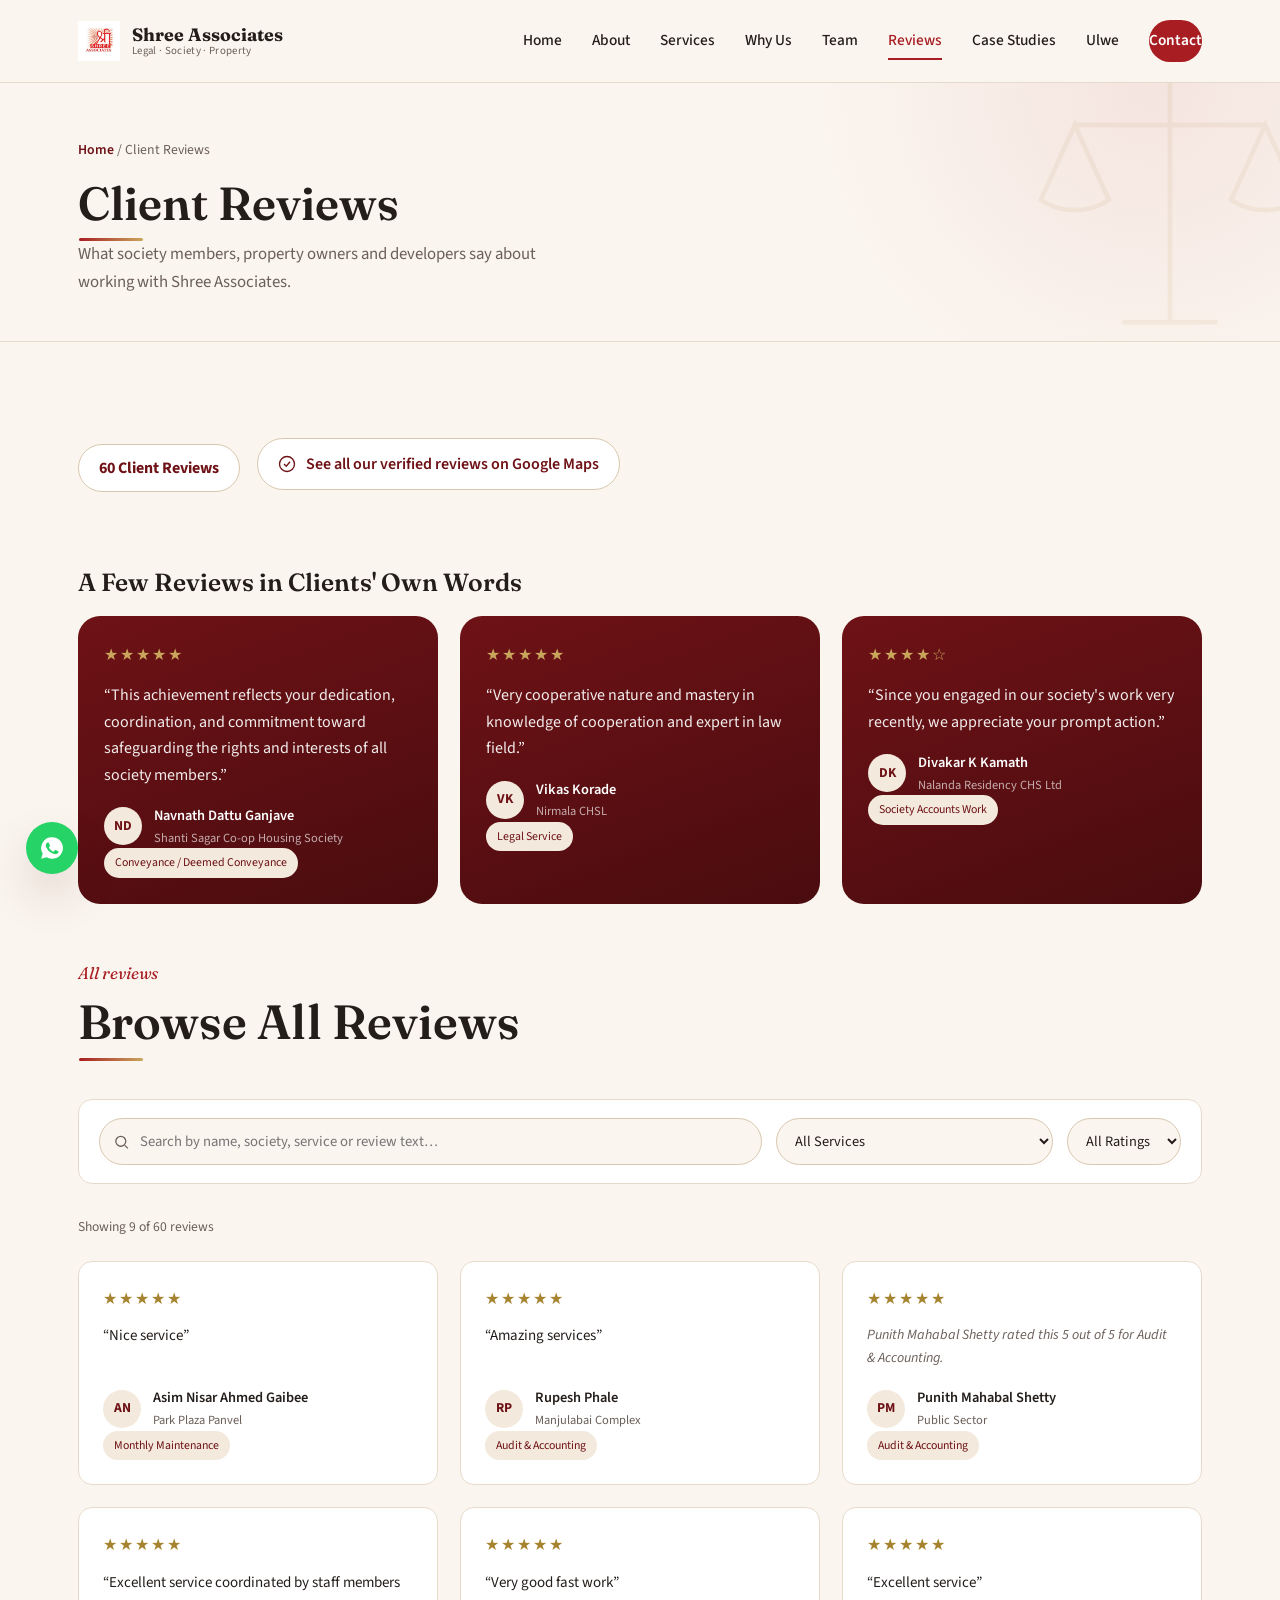
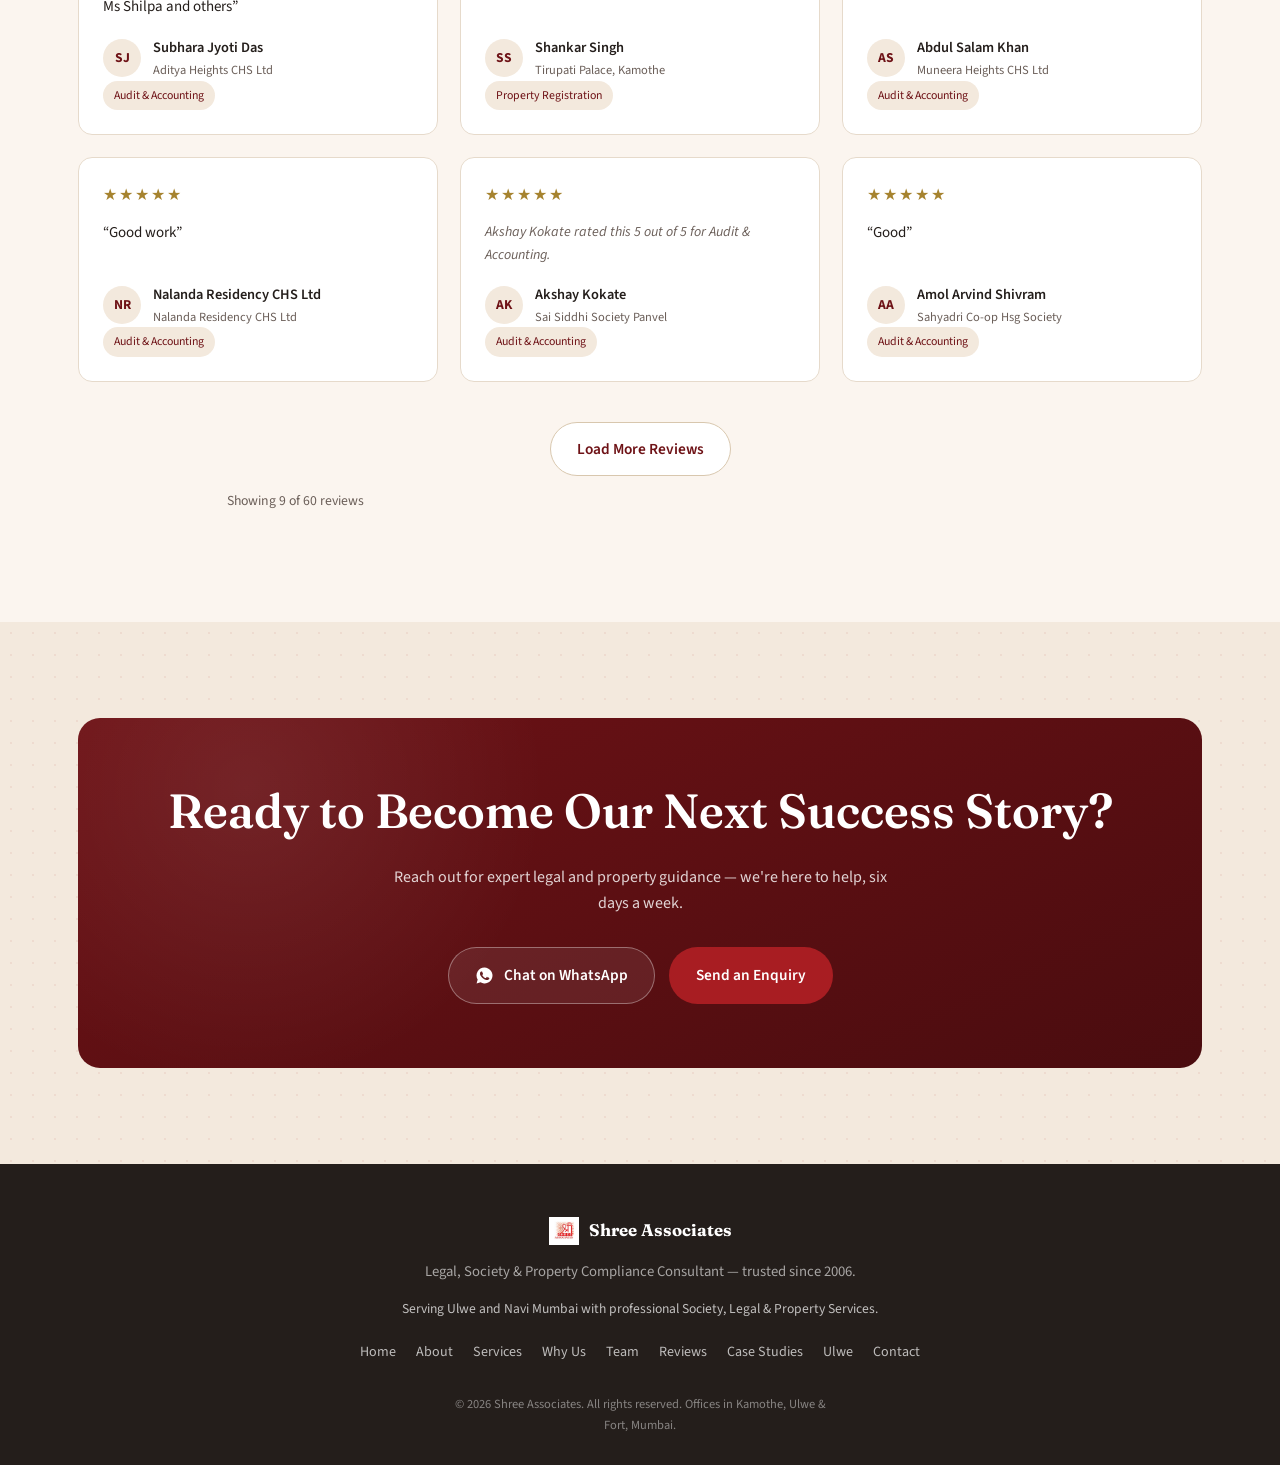
<file: reviews.html>
<!DOCTYPE html>
<html lang="en">
<head>
<meta charset="UTF-8">
<meta name="viewport" content="width=device-width, initial-scale=1.0">
<title>Client Reviews | Shree Associates — 60 Client Reviews</title>
<meta name="description" content="Read what Shree Associates clients say — 60 real client reviews covering society registration, audit &amp; accounting, conveyance, legal services, property registration and more.">
<link rel="icon" href="images/logo.jpeg">
<link rel="preconnect" href="https://fonts.googleapis.com">
<link rel="preconnect" href="https://fonts.gstatic.com" crossorigin>
<link href="https://fonts.googleapis.com/css2?family=Fraunces:ital,opsz,wght@0,9..144,500;0,9..144,600;0,9..144,700;1,9..144,500&amp;family=Source+Sans+3:wght@400;500;600;700&amp;display=swap" rel="stylesheet">
<link rel="stylesheet" href="css/style.css">
</head>
<body data-page="reviews">

<a href="#main-content" class="visually-hidden-focusable">Skip to content</a>

<header class="site-header" id="siteHeader"></header>

<main id="main-content">

  <section class="page-banner">
    <div class="container">
      <p class="breadcrumb"><a href="index.html">Home</a> / Client Reviews</p>
      <h1>Client Reviews</h1>
      <p class="page-banner-lede">What society members, property owners and developers say about working with Shree Associates.</p>
    </div>
  </section>

  <section class="section">
    <div class="container">

      <span class="review-count-badge fade-in" id="reviewTotalBadge">
        <svg viewBox="0 0 24 24" fill="currentColor"><path d="M12 2 15 8.5 22 9.5 17 14.3 18.2 21 12 17.8 5.8 21 7 14.3 2 9.5 9 8.5 12 2Z"/></svg>
        60 Client Reviews
      </span>
      <a href="https://www.google.com/maps/place/Shree+Associates+%7C+Society+Registration+%26+Legal+Services/@19.0215842,73.0887945,17z" target="_blank" rel="noopener" class="review-cta fade-in" style="margin-left:14px;">
        <svg viewBox="0 0 24 24" fill="none" stroke="currentColor" stroke-width="1.8"><path d="M12 2C6.48 2 2 6.48 2 12s4.48 10 10 10 10-4.48 10-10S17.52 2 12 2Z"/><path d="m8 12 3 3 5-6"/></svg>
        See all our verified reviews on Google Maps
      </a>

      <!-- ===== Featured reviews ===== -->
      <div class="featured-wrap" style="margin-top:44px;">
        <h3 class="fade-in">A Few Reviews in Clients' Own Words</h3>
        <div class="featured-grid" id="featuredGrid"><!-- populated by reviews.js --></div>
      </div>

      <!-- ===== Toolbar: search + filters ===== -->
      <div class="section-head fade-in" style="margin-bottom:24px;">
        <p class="kicker">All reviews</p>
        <h2>Browse All Reviews</h2>
      </div>

      <div class="reviews-toolbar fade-in">
        <div class="reviews-search">
          <svg viewBox="0 0 24 24" fill="none" stroke="currentColor" stroke-width="1.8"><circle cx="11" cy="11" r="7"/><path d="m21 21-4.3-4.3"/></svg>
          <input type="search" id="reviewSearch" placeholder="Search by name, society, service or review text…" aria-label="Search reviews">
        </div>
        <select id="serviceFilter" class="reviews-select" aria-label="Filter by service">
          <option value="all">All Services</option>
        </select>
        <select id="ratingFilter" class="reviews-select" aria-label="Filter by rating">
          <option value="all">All Ratings</option>
        </select>
      </div>

      <p class="reviews-meta-line fade-in" id="reviewsMetaLine"></p>

      <div class="review-grid" id="reviewGrid"><!-- populated by reviews.js --></div>

      <div class="reviews-empty" id="reviewsEmpty" hidden>
        <svg viewBox="0 0 24 24" fill="none" stroke="currentColor" stroke-width="1.5"><circle cx="11" cy="11" r="7"/><path d="m21 21-4.3-4.3"/></svg>
        <p>No reviews match your search or filters. Try clearing a filter.</p>
      </div>

      <div class="load-more-wrap">
        <button id="loadMoreBtn" class="btn btn-secondary ripple" hidden type="button">Load More Reviews</button>
        <p class="reviews-count-line" id="reviewsCountLine"></p>
      </div>

    </div>
  </section>

  <section class="section section-alt">
    <div class="container">
      <div class="final-cta fade-in">
        <h2>Ready to Become Our Next Success Story?</h2>
        <p>Reach out for expert legal and property guidance — we're here to help, six days a week.</p>
        <div class="final-actions">
          <a href="#" class="btn btn-on-dark ripple" data-whatsapp data-wa-service="general enquiry">
            <svg viewBox="0 0 24 24" class="btn-icon" aria-hidden="true"><path fill="currentColor" d="M12 2a10 10 0 0 0-8.6 15.1L2 22l5.05-1.36A10 10 0 1 0 12 2Zm5.6 14.3c-.24.66-1.4 1.27-1.93 1.32-.5.05-1.02.24-3.4-.72-2.87-1.17-4.7-4.05-4.85-4.24-.14-.19-1.16-1.54-1.16-2.94 0-1.4.73-2.08 1-2.36.26-.28.57-.35.76-.35h.55c.18 0 .43-.03.66.5.24.57.8 1.98.87 2.12.07.15.12.32.02.5-.1.2-.15.32-.3.5-.15.17-.3.38-.44.51-.15.14-.3.3-.13.6.17.3.75 1.24 1.62 2.01 1.12.99 2.05 1.3 2.35 1.45.3.14.47.12.65-.08.17-.2.74-.86.94-1.16.2-.3.4-.24.66-.15.27.1 1.7.8 2 .95.28.14.47.21.54.33.07.13.07.72-.16 1.38Z"/></svg>
            <span>Chat on WhatsApp</span>
          </a>
          <a href="contact.html" class="btn btn-primary ripple"><span>Send an Enquiry</span></a>
        </div>
      </div>
    </div>
  </section>

</main>

<footer class="site-footer" id="siteFooter"></footer>
<div id="siteWidgets"></div>

<script src="js/partials.js"></script>
<script src="js/main.js"></script>
<script src="js/reviews-data.js"></script>
<script src="js/reviews.js"></script>
</body>
</html>
</file>
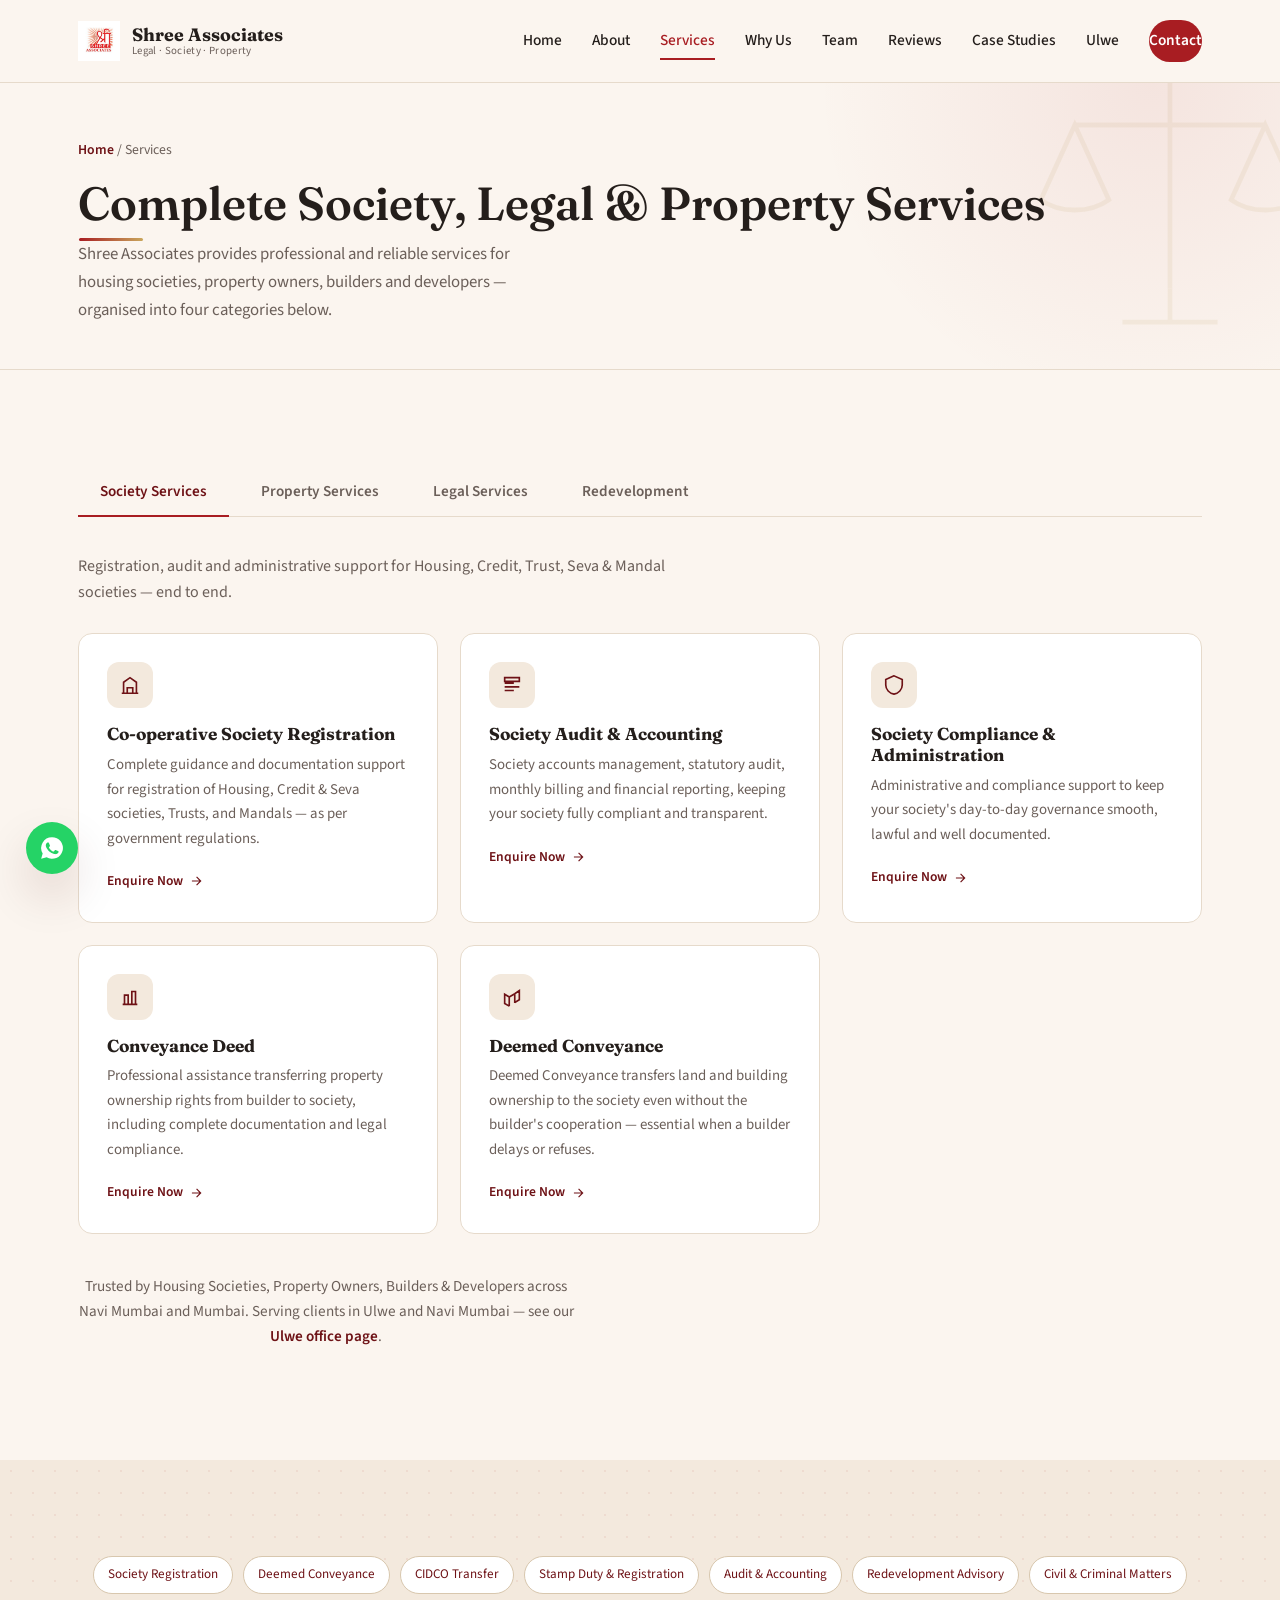
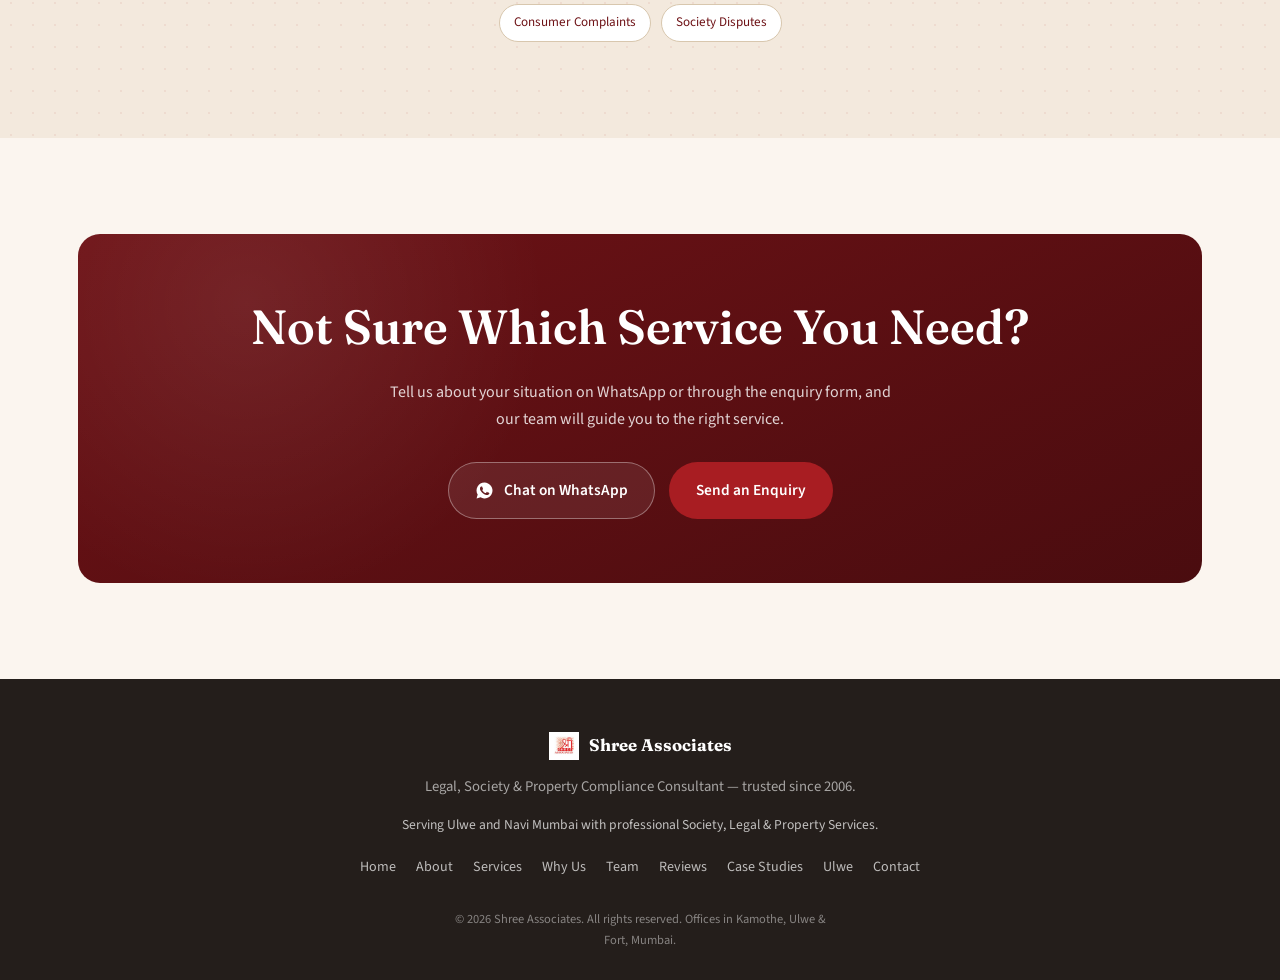
<file: services.html>
<!DOCTYPE html>
<html lang="en">
<head>
<meta charset="UTF-8">
<meta name="viewport" content="width=device-width, initial-scale=1.0">
<title>Services | Shree Associates — Society Registration, Conveyance, CIDCO, Legal &amp; Redevelopment</title>
<meta name="description" content="Complete society, legal and property services from Shree Associates: society registration, audit &amp; accounting, conveyance &amp; deemed conveyance, CIDCO transfer, legal services, and redevelopment consultancy.">
<link rel="icon" href="images/logo.jpeg">
<link rel="preconnect" href="https://fonts.googleapis.com">
<link rel="preconnect" href="https://fonts.gstatic.com" crossorigin>
<link href="https://fonts.googleapis.com/css2?family=Fraunces:ital,opsz,wght@0,9..144,500;0,9..144,600;0,9..144,700;1,9..144,500&amp;family=Source+Sans+3:wght@400;500;600;700&amp;display=swap" rel="stylesheet">
<link rel="stylesheet" href="css/style.css">
</head>
<body data-page="services">

<a href="#main-content" class="visually-hidden-focusable">Skip to content</a>

<header class="site-header" id="siteHeader"></header>

<main id="main-content">

  <section class="page-banner">
    <div class="container">
      <p class="breadcrumb"><a href="index.html">Home</a> / Services</p>
      <h1>Complete Society, Legal &amp; Property Services</h1>
      <p class="page-banner-lede">Shree Associates provides professional and reliable services for housing societies, property owners, builders and developers — organised into four categories below.</p>
    </div>
  </section>

  <section class="section">
    <div class="container">

      <div class="service-tabs" id="serviceTabs" role="tablist" aria-label="Service categories">
        <button class="service-tab active" data-tab="society" role="tab" aria-selected="true">Society Services</button>
        <button class="service-tab" data-tab="property" role="tab" aria-selected="false">Property Services</button>
        <button class="service-tab" data-tab="legal" role="tab" aria-selected="false">Legal Services</button>
        <button class="service-tab" data-tab="redevelopment" role="tab" aria-selected="false">Redevelopment</button>
      </div>

      <div class="service-panels">

        <div class="service-panel active" data-panel="society" role="tabpanel">
          <p class="service-panel-lead">Registration, audit and administrative support for Housing, Credit, Trust, Seva &amp; Mandal societies — end to end.</p>
          <div class="service-grid">
            <div class="service-card">
              <div class="service-icon"><svg viewBox="0 0 24 24" fill="none" stroke="currentColor" stroke-width="1.8"><path d="M3 21h18M5 21V9l7-5 7 5v12M9 21v-6h6v6"/></svg></div>
              <h4>Co-operative Society Registration</h4>
              <p>Complete guidance and documentation support for registration of Housing, Credit &amp; Seva societies, Trusts, and Mandals — as per government regulations.</p>
              <a class="service-enquire" href="contact.html?service=Society%20Registration">Enquire Now <svg viewBox="0 0 24 24" fill="none" stroke="currentColor" stroke-width="2"><path d="M5 12h14M13 5l7 7-7 7"/></svg></a>
            </div>
            <div class="service-card">
              <div class="service-icon"><svg viewBox="0 0 24 24" fill="none" stroke="currentColor" stroke-width="1.8"><path d="M4 4h16v4H4zM4 10h10M4 14h16M4 18h10"/></svg></div>
              <h4>Society Audit &amp; Accounting</h4>
              <p>Society accounts management, statutory audit, monthly billing and financial reporting, keeping your society fully compliant and transparent.</p>
              <a class="service-enquire" href="contact.html?service=Society%20Audit%20%26%20Accounting">Enquire Now <svg viewBox="0 0 24 24" fill="none" stroke="currentColor" stroke-width="2"><path d="M5 12h14M13 5l7 7-7 7"/></svg></a>
            </div>
            <div class="service-card">
              <div class="service-icon"><svg viewBox="0 0 24 24" fill="none" stroke="currentColor" stroke-width="1.8"><path d="M12 2 3 6v6c0 5 4 9 9 10 5-1 9-5 9-10V6l-9-4Z"/></svg></div>
              <h4>Society Compliance &amp; Administration</h4>
              <p>Administrative and compliance support to keep your society's day-to-day governance smooth, lawful and well documented.</p>
              <a class="service-enquire" href="contact.html?service=Other">Enquire Now <svg viewBox="0 0 24 24" fill="none" stroke="currentColor" stroke-width="2"><path d="M5 12h14M13 5l7 7-7 7"/></svg></a>
            </div>
            <div class="service-card">
              <div class="service-icon"><svg viewBox="0 0 24 24" fill="none" stroke="currentColor" stroke-width="1.8"><path d="M4 20h16M6 20V10h4v10M14 20V6h4v14"/></svg></div>
              <h4>Conveyance Deed</h4>
              <p>Professional assistance transferring property ownership rights from builder to society, including complete documentation and legal compliance.</p>
              <a class="service-enquire" href="contact.html?service=Conveyance%20%2F%20Deemed%20Conveyance">Enquire Now <svg viewBox="0 0 24 24" fill="none" stroke="currentColor" stroke-width="2"><path d="M5 12h14M13 5l7 7-7 7"/></svg></a>
            </div>
            <div class="service-card">
              <div class="service-icon"><svg viewBox="0 0 24 24" fill="none" stroke="currentColor" stroke-width="1.8"><path d="M9 12 4 9v10l5 3M9 12l6-3.5M9 12v10M15 8.5 20 5v10l-5 3M15 8.5v10"/></svg></div>
              <h4>Deemed Conveyance</h4>
              <p>Deemed Conveyance transfers land and building ownership to the society even without the builder's cooperation — essential when a builder delays or refuses.</p>
              <a class="service-enquire" href="contact.html?service=Conveyance%20%2F%20Deemed%20Conveyance">Enquire Now <svg viewBox="0 0 24 24" fill="none" stroke="currentColor" stroke-width="2"><path d="M5 12h14M13 5l7 7-7 7"/></svg></a>
            </div>
          </div>
        </div>

        <div class="service-panel" data-panel="property" role="tabpanel" hidden>
          <p class="service-panel-lead">Transfers, registration and documentation support for CIDCO flats, plots, and leased or licensed property.</p>
          <div class="service-grid">
            <div class="service-card">
              <div class="service-icon"><svg viewBox="0 0 24 24" fill="none" stroke="currentColor" stroke-width="1.8"><path d="M3 9.5 12 3l9 6.5M5 10v10h14V10M9 20v-6h6v6"/></svg></div>
              <h4>CIDCO Flat Transfer</h4>
              <p>Complete CIDCO transfer process for flats, including lease matters, NOC, documentation and mortgage clearance for a smooth, legally sound transfer.</p>
              <a class="service-enquire" href="contact.html?service=CIDCO%20Flat%20%2F%20Plot%20Transfer">Enquire Now <svg viewBox="0 0 24 24" fill="none" stroke="currentColor" stroke-width="2"><path d="M5 12h14M13 5l7 7-7 7"/></svg></a>
            </div>
            <div class="service-card">
              <div class="service-icon"><svg viewBox="0 0 24 24" fill="none" stroke="currentColor" stroke-width="1.8"><path d="M3 3h18v18H3zM3 9h18M9 21V9"/></svg></div>
              <h4>CIDCO Plot Transfer</h4>
              <p>Guidance and processing support for CIDCO plot and shop transfers, including lease and NOC matters, handled end to end.</p>
              <a class="service-enquire" href="contact.html?service=CIDCO%20Flat%20%2F%20Plot%20Transfer">Enquire Now <svg viewBox="0 0 24 24" fill="none" stroke="currentColor" stroke-width="2"><path d="M5 12h14M13 5l7 7-7 7"/></svg></a>
            </div>
            <div class="service-card">
              <div class="service-icon"><svg viewBox="0 0 24 24" fill="none" stroke="currentColor" stroke-width="1.8"><path d="M6 2h9l3 3v17H6zM15 2v3h3M9 12h6M9 16h6"/></svg></div>
              <h4>Property Registration &amp; Documentation</h4>
              <p>Stamp duty &amp; registration assistance for lease deeds, leave &amp; license, and flat or shop registration — with complete legal documentation.</p>
              <a class="service-enquire" href="contact.html?service=Property%20Registration%20%2F%20Leave%20%26%20License">Enquire Now <svg viewBox="0 0 24 24" fill="none" stroke="currentColor" stroke-width="2"><path d="M5 12h14M13 5l7 7-7 7"/></svg></a>
            </div>
            <div class="service-card">
              <div class="service-icon"><svg viewBox="0 0 24 24" fill="none" stroke="currentColor" stroke-width="1.8"><path d="M4 21V8l8-5 8 5v13M4 21h16M10 21v-6h4v6"/></svg></div>
              <h4>Leave &amp; License Registration</h4>
              <p>End-to-end registration support for leave &amp; license agreements, ensuring compliance and legal protection for both parties.</p>
              <a class="service-enquire" href="contact.html?service=Property%20Registration%20%2F%20Leave%20%26%20License">Enquire Now <svg viewBox="0 0 24 24" fill="none" stroke="currentColor" stroke-width="2"><path d="M5 12h14M13 5l7 7-7 7"/></svg></a>
            </div>
          </div>
        </div>

        <div class="service-panel" data-panel="legal" role="tabpanel" hidden>
          <p class="service-panel-lead">Advisory and representation across civil, criminal, consumer and co-operative society legal matters.</p>
          <div class="service-grid">
            <div class="service-card">
              <div class="service-icon"><svg viewBox="0 0 24 24" fill="none" stroke="currentColor" stroke-width="1.8"><path d="M12 3v18M5 8h14M7 8 4 15a3 3 0 0 0 6 0L7 8ZM17 8l-3 7a3 3 0 0 0 6 0l-3-7Z"/></svg></div>
              <h4>Civil Matters</h4>
              <p>Advisory and support for civil disputes affecting property owners, societies and individuals.</p>
              <a class="service-enquire" href="contact.html?service=Legal%20Services%20%28Civil%20%2F%20Criminal%20%2F%20Consumer%29">Enquire Now <svg viewBox="0 0 24 24" fill="none" stroke="currentColor" stroke-width="2"><path d="M5 12h14M13 5l7 7-7 7"/></svg></a>
            </div>
            <div class="service-card">
              <div class="service-icon"><svg viewBox="0 0 24 24" fill="none" stroke="currentColor" stroke-width="1.8"><path d="M12 2 4 6v6c0 5 3.5 9 8 10 4.5-1 8-5 8-10V6l-8-4Z"/></svg></div>
              <h4>Criminal Matters</h4>
              <p>Legal guidance and support for criminal matters connected to property and society disputes.</p>
              <a class="service-enquire" href="contact.html?service=Legal%20Services%20%28Civil%20%2F%20Criminal%20%2F%20Consumer%29">Enquire Now <svg viewBox="0 0 24 24" fill="none" stroke="currentColor" stroke-width="2"><path d="M5 12h14M13 5l7 7-7 7"/></svg></a>
            </div>
            <div class="service-card">
              <div class="service-icon"><svg viewBox="0 0 24 24" fill="none" stroke="currentColor" stroke-width="1.8"><path d="M4 4h16v13H8l-4 4V4Z"/></svg></div>
              <h4>Consumer Matters</h4>
              <p>Representation and advisory for consumer complaints relating to builders, developers and service providers.</p>
              <a class="service-enquire" href="contact.html?service=Legal%20Services%20%28Civil%20%2F%20Criminal%20%2F%20Consumer%29">Enquire Now <svg viewBox="0 0 24 24" fill="none" stroke="currentColor" stroke-width="2"><path d="M5 12h14M13 5l7 7-7 7"/></svg></a>
            </div>
            <div class="service-card">
              <div class="service-icon"><svg viewBox="0 0 24 24" fill="none" stroke="currentColor" stroke-width="1.8"><path d="M3 21h18M5 21V9l7-5 7 5v12M9 13h6M9 17h6"/></svg></div>
              <h4>Co-operative Society Legal Services</h4>
              <p>Legal support for disputes and matters specific to co-operative housing societies, from member issues to governance disputes.</p>
              <a class="service-enquire" href="contact.html?service=Legal%20Services%20%28Civil%20%2F%20Criminal%20%2F%20Consumer%29">Enquire Now <svg viewBox="0 0 24 24" fill="none" stroke="currentColor" stroke-width="2"><path d="M5 12h14M13 5l7 7-7 7"/></svg></a>
            </div>
            <div class="service-card">
              <div class="service-icon"><svg viewBox="0 0 24 24" fill="none" stroke="currentColor" stroke-width="1.8"><path d="M6 2h9l3 3v17H6zM15 2v3h3M9 12h6M9 16h6M9 8h2"/></svg></div>
              <h4>Legal Documentation</h4>
              <p>Drafting and vetting of legal documents and agreements to protect your interests and ensure compliance.</p>
              <a class="service-enquire" href="contact.html?service=Legal%20Services%20%28Civil%20%2F%20Criminal%20%2F%20Consumer%29">Enquire Now <svg viewBox="0 0 24 24" fill="none" stroke="currentColor" stroke-width="2"><path d="M5 12h14M13 5l7 7-7 7"/></svg></a>
            </div>
          </div>
        </div>

        <div class="service-panel" data-panel="redevelopment" role="tabpanel" hidden>
          <p class="service-panel-lead">Legal guidance for societies navigating redevelopment, developer agreements and PMC appointment.</p>
          <div class="service-grid">
            <div class="service-card">
              <div class="service-icon"><svg viewBox="0 0 24 24" fill="none" stroke="currentColor" stroke-width="1.8"><path d="M4 21V10l4-3 4 3v11M12 21V6l4-3 4 3v15M4 21h16"/></svg></div>
              <h4>Redevelopment Legal Consultancy</h4>
              <p>Legal guidance for redevelopment projects, developer agreements and PMC appointment — protecting member interests throughout.</p>
              <a class="service-enquire" href="contact.html?service=Redevelopment%20Consultancy">Enquire Now <svg viewBox="0 0 24 24" fill="none" stroke="currentColor" stroke-width="2"><path d="M5 12h14M13 5l7 7-7 7"/></svg></a>
            </div>
            <div class="service-card">
              <div class="service-icon"><svg viewBox="0 0 24 24" fill="none" stroke="currentColor" stroke-width="1.8"><path d="M4 3h16v18H4zM8 3v18M16 3v18M4 9h4M4 15h4M16 9h4M16 15h4"/></svg></div>
              <h4>Developer-Related Legal Guidance</h4>
              <p>Advisory support for societies reviewing and negotiating agreements with builders and developers.</p>
              <a class="service-enquire" href="contact.html?service=Redevelopment%20Consultancy">Enquire Now <svg viewBox="0 0 24 24" fill="none" stroke="currentColor" stroke-width="2"><path d="M5 12h14M13 5l7 7-7 7"/></svg></a>
            </div>
            <div class="service-card">
              <div class="service-icon"><svg viewBox="0 0 24 24" fill="none" stroke="currentColor" stroke-width="1.8"><path d="M12 2v6M12 22v-6M4.9 4.9l4.2 4.2M19.1 19.1l-4.2-4.2M4.9 19.1l4.2-4.2M19.1 4.9l-4.2 4.2"/></svg></div>
              <h4>PMC Advisory</h4>
              <p>Guidance on appointing and working with a Project Management Consultant (PMC) where supported by your society's requirements.</p>
              <a class="service-enquire" href="contact.html?service=Redevelopment%20Consultancy">Enquire Now <svg viewBox="0 0 24 24" fill="none" stroke="currentColor" stroke-width="2"><path d="M5 12h14M13 5l7 7-7 7"/></svg></a>
            </div>
          </div>
        </div>

      </div>

      <p style="text-align:center; margin-top:40px; color:var(--slate); font-size:0.95rem;">Trusted by Housing Societies, Property Owners, Builders &amp; Developers across Navi Mumbai and Mumbai. Serving clients in Ulwe and Navi Mumbai — see our <a class="inline-links" href="ulwe.html" style="color:var(--red-deep);font-weight:600;">Ulwe office page</a>.</p>
    </div>
  </section>

  <section class="section section-alt">
    <div class="container">
      <div class="chip-row" style="display:flex; flex-wrap:wrap; gap:10px; justify-content:center;">
        <span class="credential">Society Registration</span>
        <span class="credential">Deemed Conveyance</span>
        <span class="credential">CIDCO Transfer</span>
        <span class="credential">Stamp Duty &amp; Registration</span>
        <span class="credential">Audit &amp; Accounting</span>
        <span class="credential">Redevelopment Advisory</span>
        <span class="credential">Civil &amp; Criminal Matters</span>
        <span class="credential">Consumer Complaints</span>
        <span class="credential">Society Disputes</span>
      </div>
    </div>
  </section>

  <section class="section">
    <div class="container">
      <div class="final-cta fade-in">
        <h2>Not Sure Which Service You Need?</h2>
        <p>Tell us about your situation on WhatsApp or through the enquiry form, and our team will guide you to the right service.</p>
        <div class="final-actions">
          <a href="#" class="btn btn-on-dark ripple" data-whatsapp data-wa-service="general enquiry">
            <svg viewBox="0 0 24 24" class="btn-icon" aria-hidden="true"><path fill="currentColor" d="M12 2a10 10 0 0 0-8.6 15.1L2 22l5.05-1.36A10 10 0 1 0 12 2Zm5.6 14.3c-.24.66-1.4 1.27-1.93 1.32-.5.05-1.02.24-3.4-.72-2.87-1.17-4.7-4.05-4.85-4.24-.14-.19-1.16-1.54-1.16-2.94 0-1.4.73-2.08 1-2.36.26-.28.57-.35.76-.35h.55c.18 0 .43-.03.66.5.24.57.8 1.98.87 2.12.07.15.12.32.02.5-.1.2-.15.32-.3.5-.15.17-.3.38-.44.51-.15.14-.3.3-.13.6.17.3.75 1.24 1.62 2.01 1.12.99 2.05 1.3 2.35 1.45.3.14.47.12.65-.08.17-.2.74-.86.94-1.16.2-.3.4-.24.66-.15.27.1 1.7.8 2 .95.28.14.47.21.54.33.07.13.07.72-.16 1.38Z"/></svg>
            <span>Chat on WhatsApp</span>
          </a>
          <a href="contact.html" class="btn btn-primary ripple"><span>Send an Enquiry</span></a>
        </div>
      </div>
    </div>
  </section>

</main>

<footer class="site-footer" id="siteFooter"></footer>
<div id="siteWidgets"></div>

<script src="js/partials.js"></script>
<script src="js/main.js"></script>
</body>
</html>
</file>
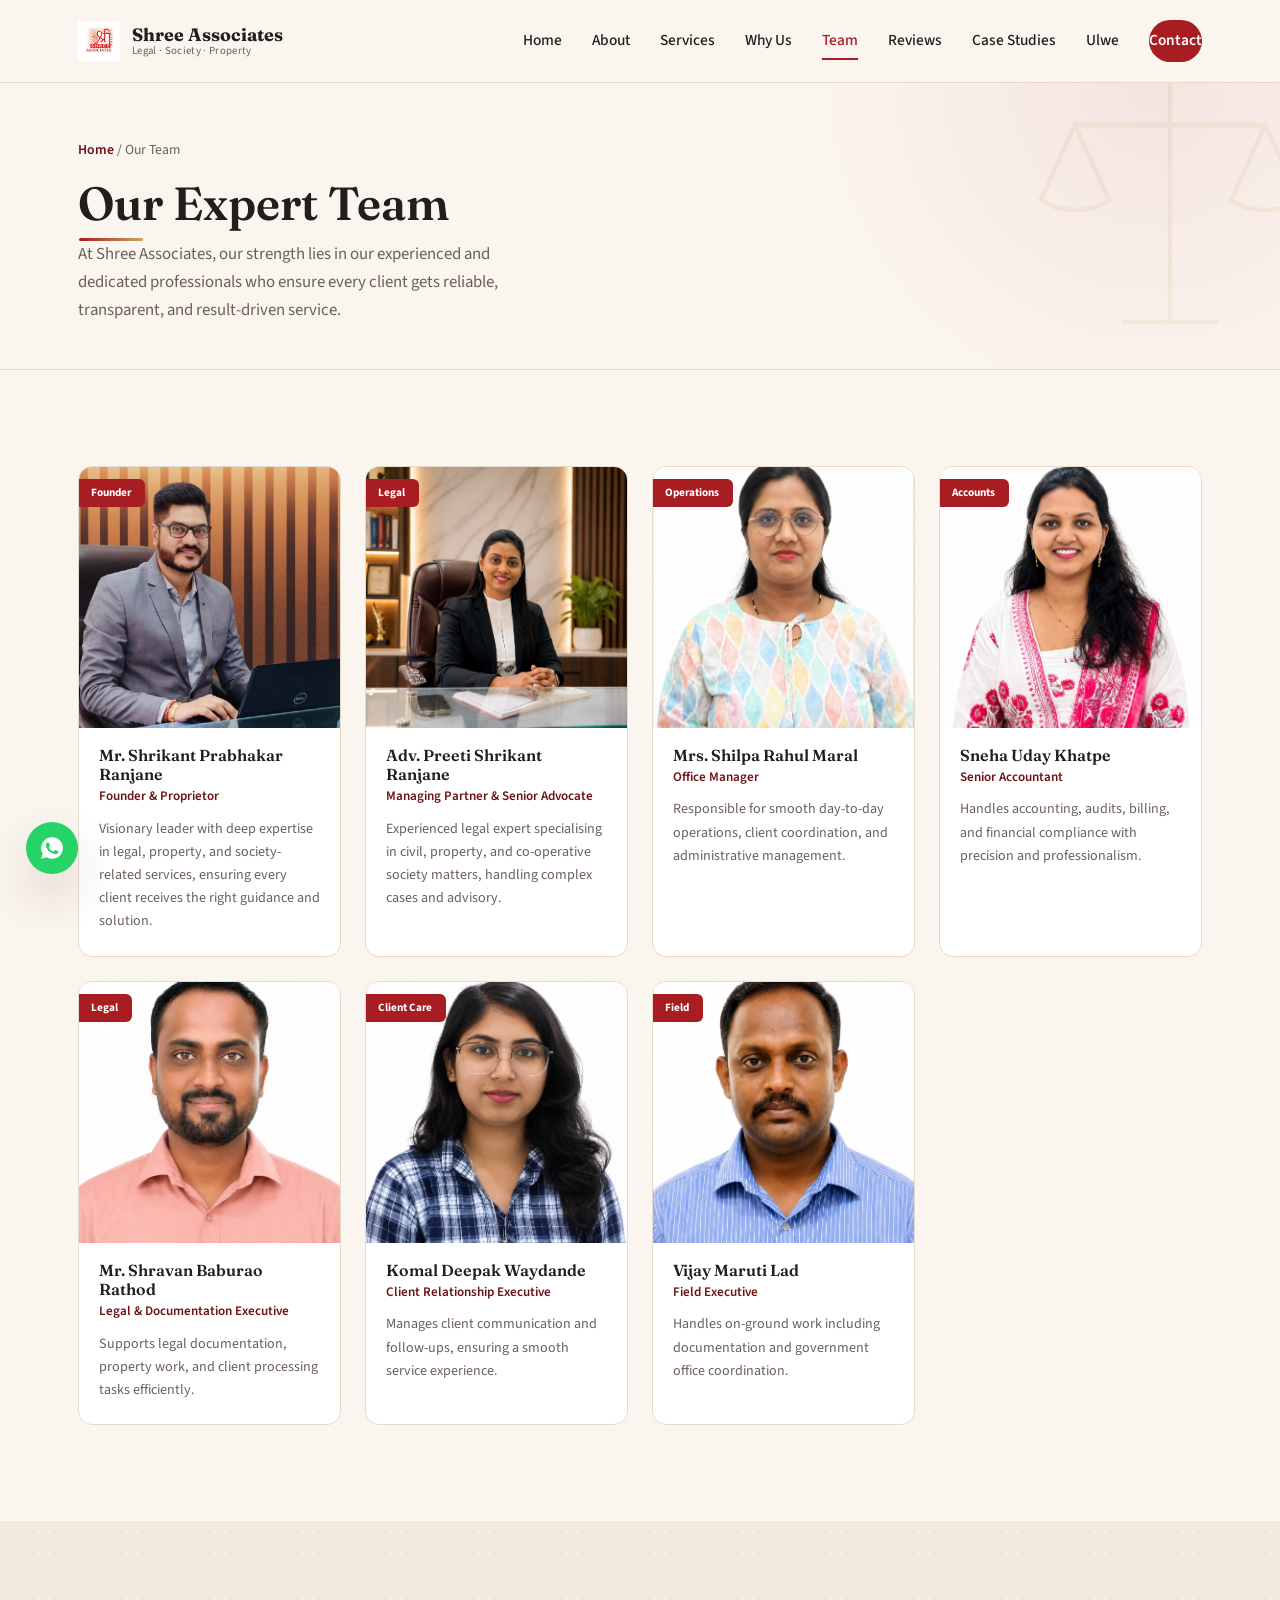
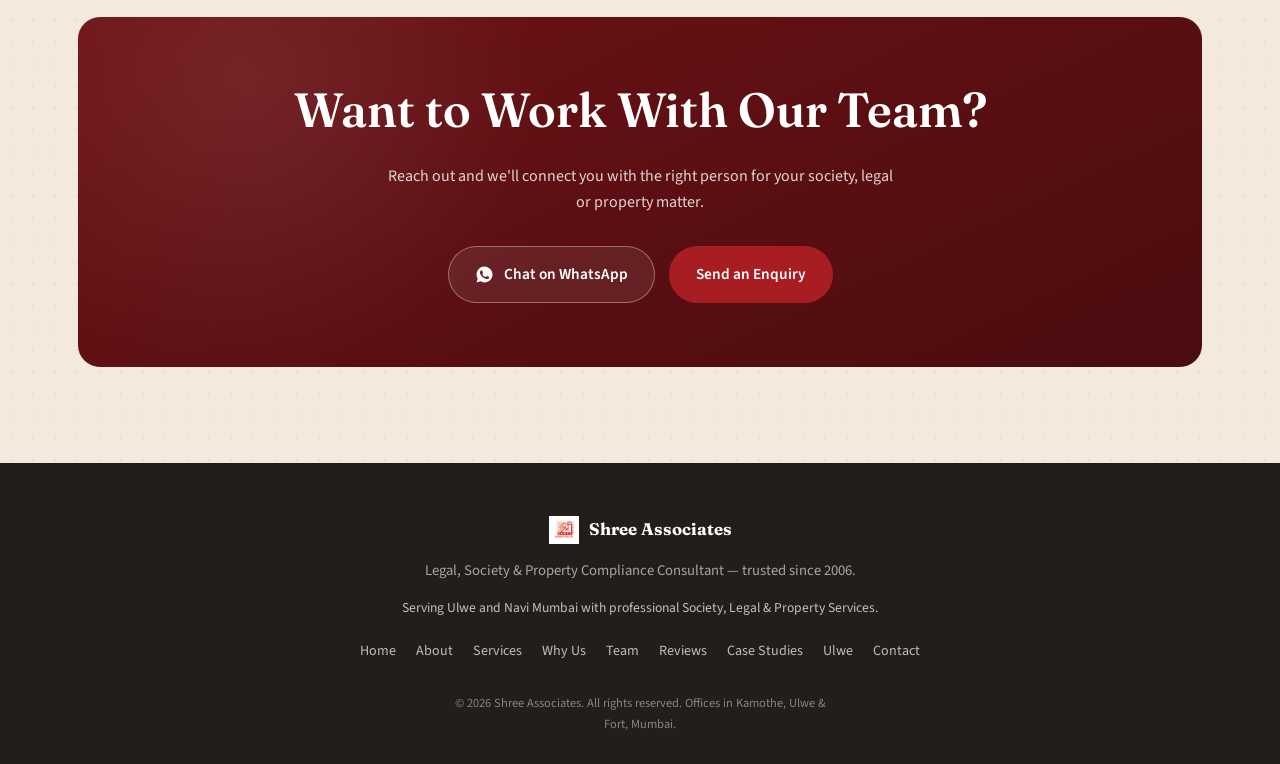
<file: team.html>
<!DOCTYPE html>
<html lang="en">
<head>
<meta charset="UTF-8">
<meta name="viewport" content="width=device-width, initial-scale=1.0">
<title>Our Team | Shree Associates — Legal, Society &amp; Property Compliance Consultant</title>
<meta name="description" content="Meet the Shree Associates team: founder, senior advocate, accountant, legal &amp; documentation executive, client relationship executive and field executive.">
<link rel="icon" href="images/logo.jpeg">
<link rel="preconnect" href="https://fonts.googleapis.com">
<link rel="preconnect" href="https://fonts.gstatic.com" crossorigin>
<link href="https://fonts.googleapis.com/css2?family=Fraunces:ital,opsz,wght@0,9..144,500;0,9..144,600;0,9..144,700;1,9..144,500&amp;family=Source+Sans+3:wght@400;500;600;700&amp;display=swap" rel="stylesheet">
<link rel="stylesheet" href="css/style.css">
</head>
<body data-page="team">

<a href="#main-content" class="visually-hidden-focusable">Skip to content</a>

<header class="site-header" id="siteHeader"></header>

<main id="main-content">

  <section class="page-banner">
    <div class="container">
      <p class="breadcrumb"><a href="index.html">Home</a> / Our Team</p>
      <h1>Our Expert Team</h1>
      <p class="page-banner-lede">At Shree Associates, our strength lies in our experienced and dedicated professionals who ensure every client gets reliable, transparent, and result-driven service.</p>
    </div>
  </section>

  <section class="section">
    <div class="container">
      <div class="team-grid">
        <div class="team-card fade-in">
          <div class="team-photo"><span class="team-ribbon">Founder</span><img src="images/founder.png" alt="Mr. Shrikant Prabhakar Ranjane" loading="lazy"></div>
          <div class="team-body">
            <h4>Mr. Shrikant Prabhakar Ranjane</h4>
            <span class="team-role">Founder &amp; Proprietor</span>
            <p>Visionary leader with deep expertise in legal, property, and society-related services, ensuring every client receives the right guidance and solution.</p>
          </div>
        </div>
        <div class="team-card fade-in">
          <div class="team-photo"><span class="team-ribbon">Legal</span><img src="images/preeti.png" alt="Adv. Preeti Shrikant Ranjane" loading="lazy"></div>
          <div class="team-body">
            <h4>Adv. Preeti Shrikant Ranjane</h4>
            <span class="team-role">Managing Partner &amp; Senior Advocate</span>
            <p>Experienced legal expert specialising in civil, property, and co-operative society matters, handling complex cases and advisory.</p>
          </div>
        </div>
        <div class="team-card fade-in">
          <div class="team-photo"><span class="team-ribbon">Operations</span><img src="images/shilpa.jpeg" alt="Mrs. Shilpa Rahul Maral" loading="lazy"></div>
          <div class="team-body">
            <h4>Mrs. Shilpa Rahul Maral</h4>
            <span class="team-role">Office Manager</span>
            <p>Responsible for smooth day-to-day operations, client coordination, and administrative management.</p>
          </div>
        </div>
        <div class="team-card fade-in">
          <div class="team-photo"><span class="team-ribbon">Accounts</span><img src="images/sneha.jpeg" alt="Sneha Uday Khatpe" loading="lazy"></div>
          <div class="team-body">
            <h4>Sneha Uday Khatpe</h4>
            <span class="team-role">Senior Accountant</span>
            <p>Handles accounting, audits, billing, and financial compliance with precision and professionalism.</p>
          </div>
        </div>
        <div class="team-card fade-in">
          <div class="team-photo"><span class="team-ribbon">Legal</span><img src="images/shravan.jpeg" alt="Mr. Shravan Baburao Rathod" loading="lazy"></div>
          <div class="team-body">
            <h4>Mr. Shravan Baburao Rathod</h4>
            <span class="team-role">Legal &amp; Documentation Executive</span>
            <p>Supports legal documentation, property work, and client processing tasks efficiently.</p>
          </div>
        </div>
        <div class="team-card fade-in">
          <div class="team-photo"><span class="team-ribbon">Client Care</span><img src="images/komal.jpeg" alt="Komal Deepak Waydande" loading="lazy"></div>
          <div class="team-body">
            <h4>Komal Deepak Waydande</h4>
            <span class="team-role">Client Relationship Executive</span>
            <p>Manages client communication and follow-ups, ensuring a smooth service experience.</p>
          </div>
        </div>
        <div class="team-card fade-in">
          <div class="team-photo"><span class="team-ribbon">Field</span><img src="images/vijay.jpeg" alt="Vijay Maruti Lad" loading="lazy"></div>
          <div class="team-body">
            <h4>Vijay Maruti Lad</h4>
            <span class="team-role">Field Executive</span>
            <p>Handles on-ground work including documentation and government office coordination.</p>
          </div>
        </div>
      </div>
    </div>
  </section>

  <section class="section section-alt">
    <div class="container">
      <div class="final-cta fade-in">
        <h2>Want to Work With Our Team?</h2>
        <p>Reach out and we'll connect you with the right person for your society, legal or property matter.</p>
        <div class="final-actions">
          <a href="#" class="btn btn-on-dark ripple" data-whatsapp data-wa-service="general enquiry">
            <svg viewBox="0 0 24 24" class="btn-icon" aria-hidden="true"><path fill="currentColor" d="M12 2a10 10 0 0 0-8.6 15.1L2 22l5.05-1.36A10 10 0 1 0 12 2Zm5.6 14.3c-.24.66-1.4 1.27-1.93 1.32-.5.05-1.02.24-3.4-.72-2.87-1.17-4.7-4.05-4.85-4.24-.14-.19-1.16-1.54-1.16-2.94 0-1.4.73-2.08 1-2.36.26-.28.57-.35.76-.35h.55c.18 0 .43-.03.66.5.24.57.8 1.98.87 2.12.07.15.12.32.02.5-.1.2-.15.32-.3.5-.15.17-.3.38-.44.51-.15.14-.3.3-.13.6.17.3.75 1.24 1.62 2.01 1.12.99 2.05 1.3 2.35 1.45.3.14.47.12.65-.08.17-.2.74-.86.94-1.16.2-.3.4-.24.66-.15.27.1 1.7.8 2 .95.28.14.47.21.54.33.07.13.07.72-.16 1.38Z"/></svg>
            <span>Chat on WhatsApp</span>
          </a>
          <a href="contact.html" class="btn btn-primary ripple"><span>Send an Enquiry</span></a>
        </div>
      </div>
    </div>
  </section>

</main>

<footer class="site-footer" id="siteFooter"></footer>
<div id="siteWidgets"></div>

<script src="js/partials.js"></script>
<script src="js/main.js"></script>
</body>
</html>
</file>
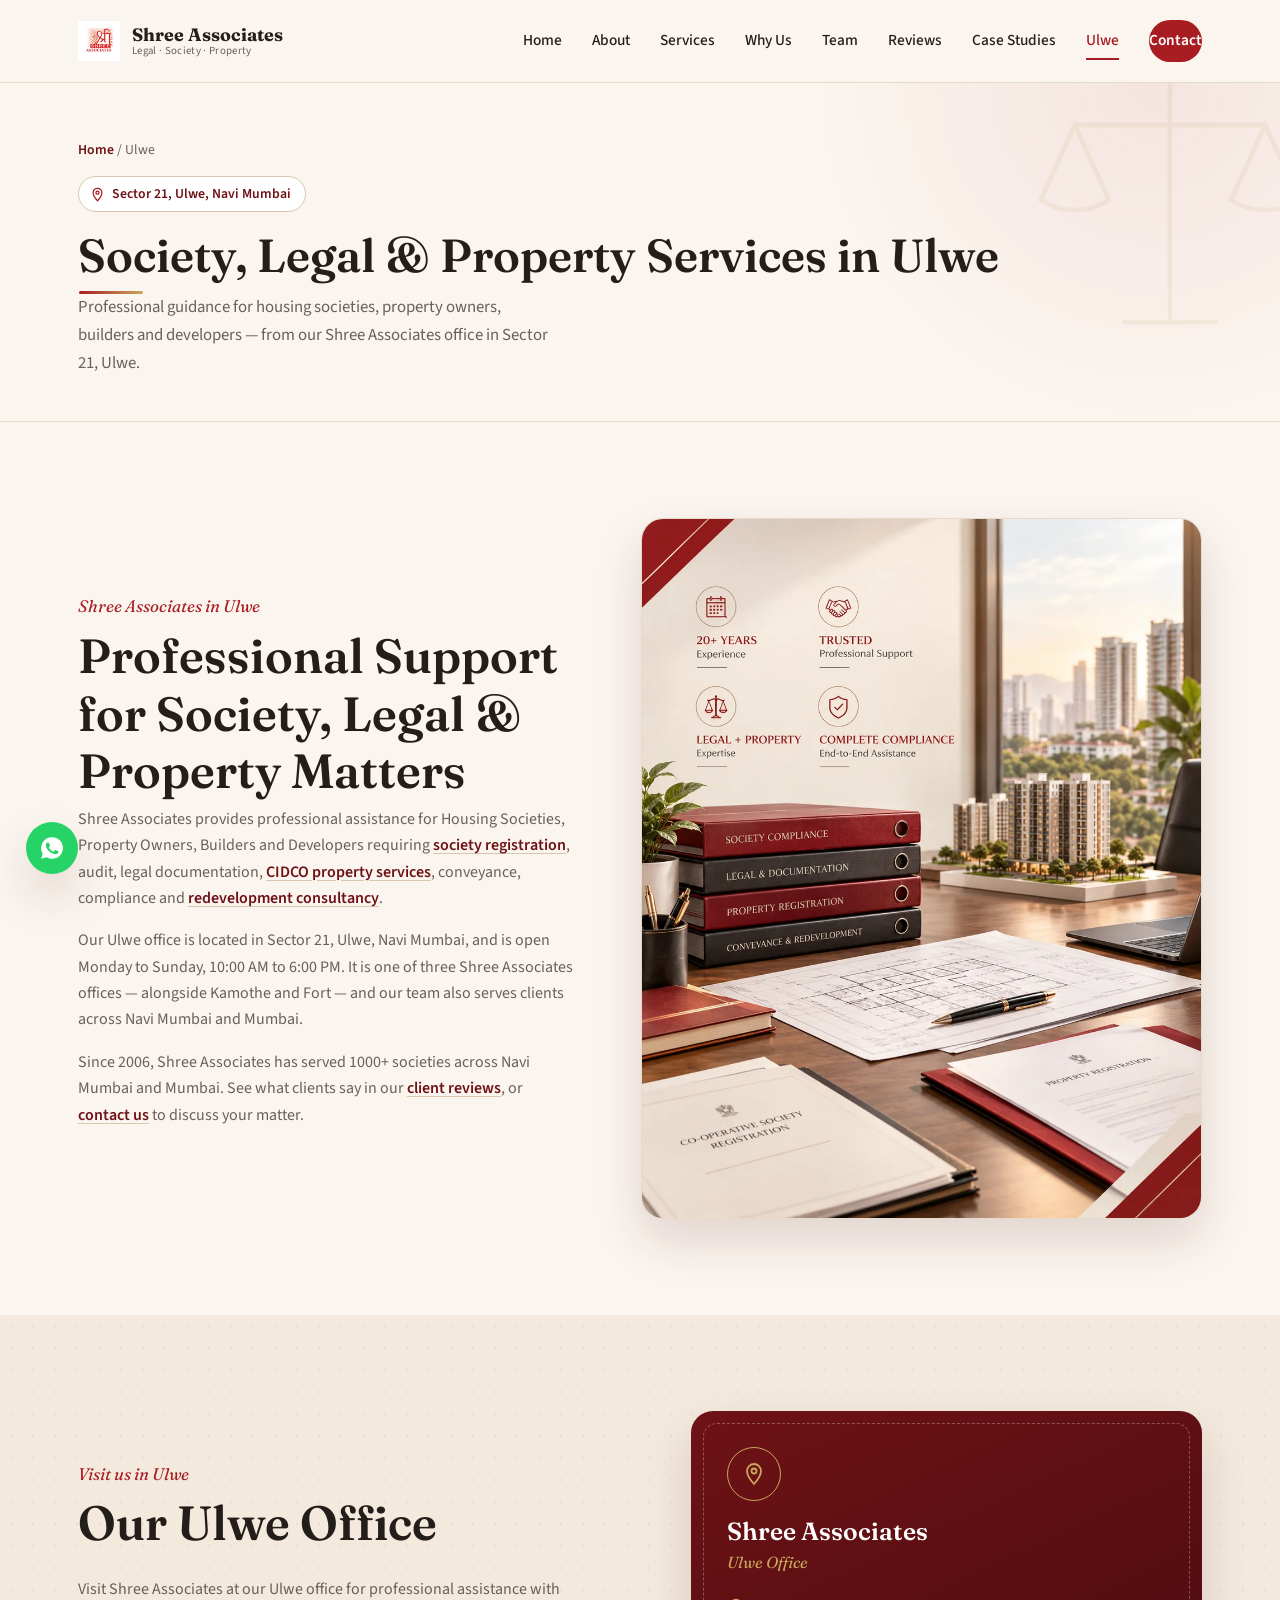
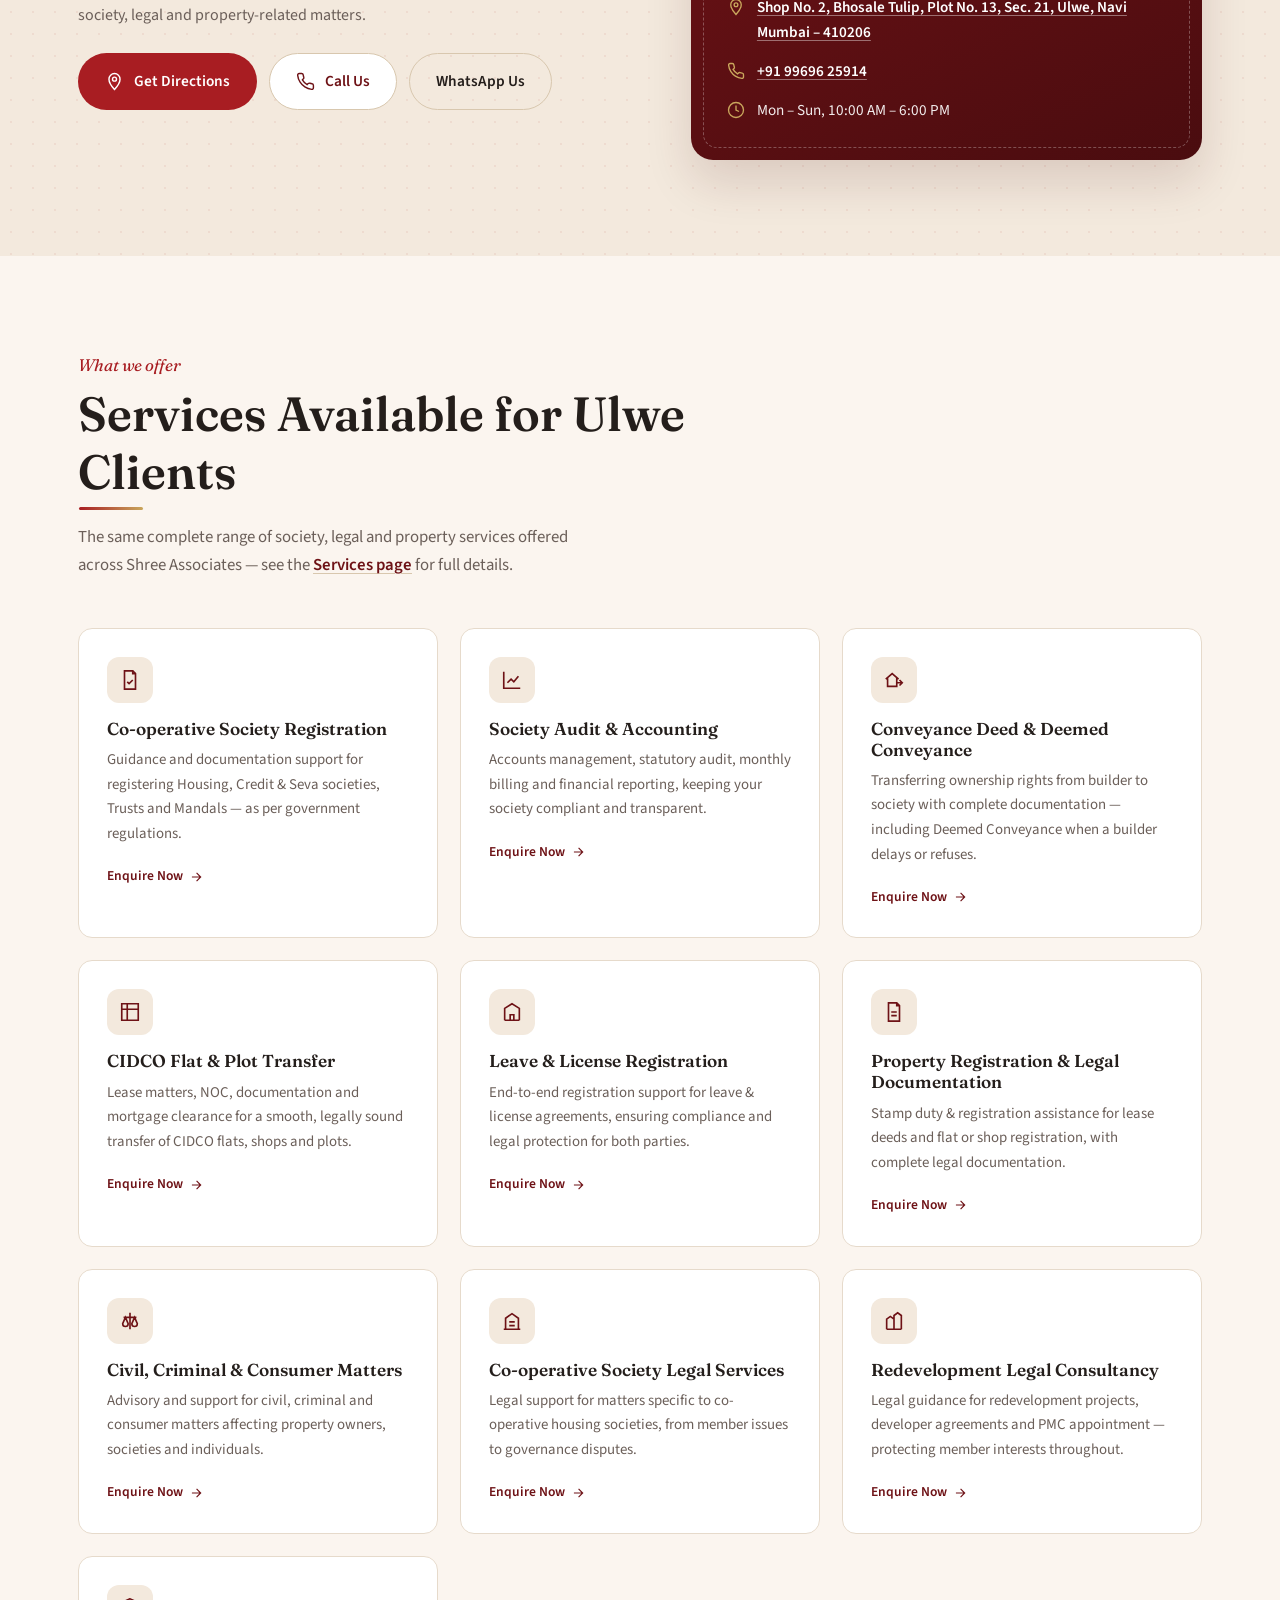
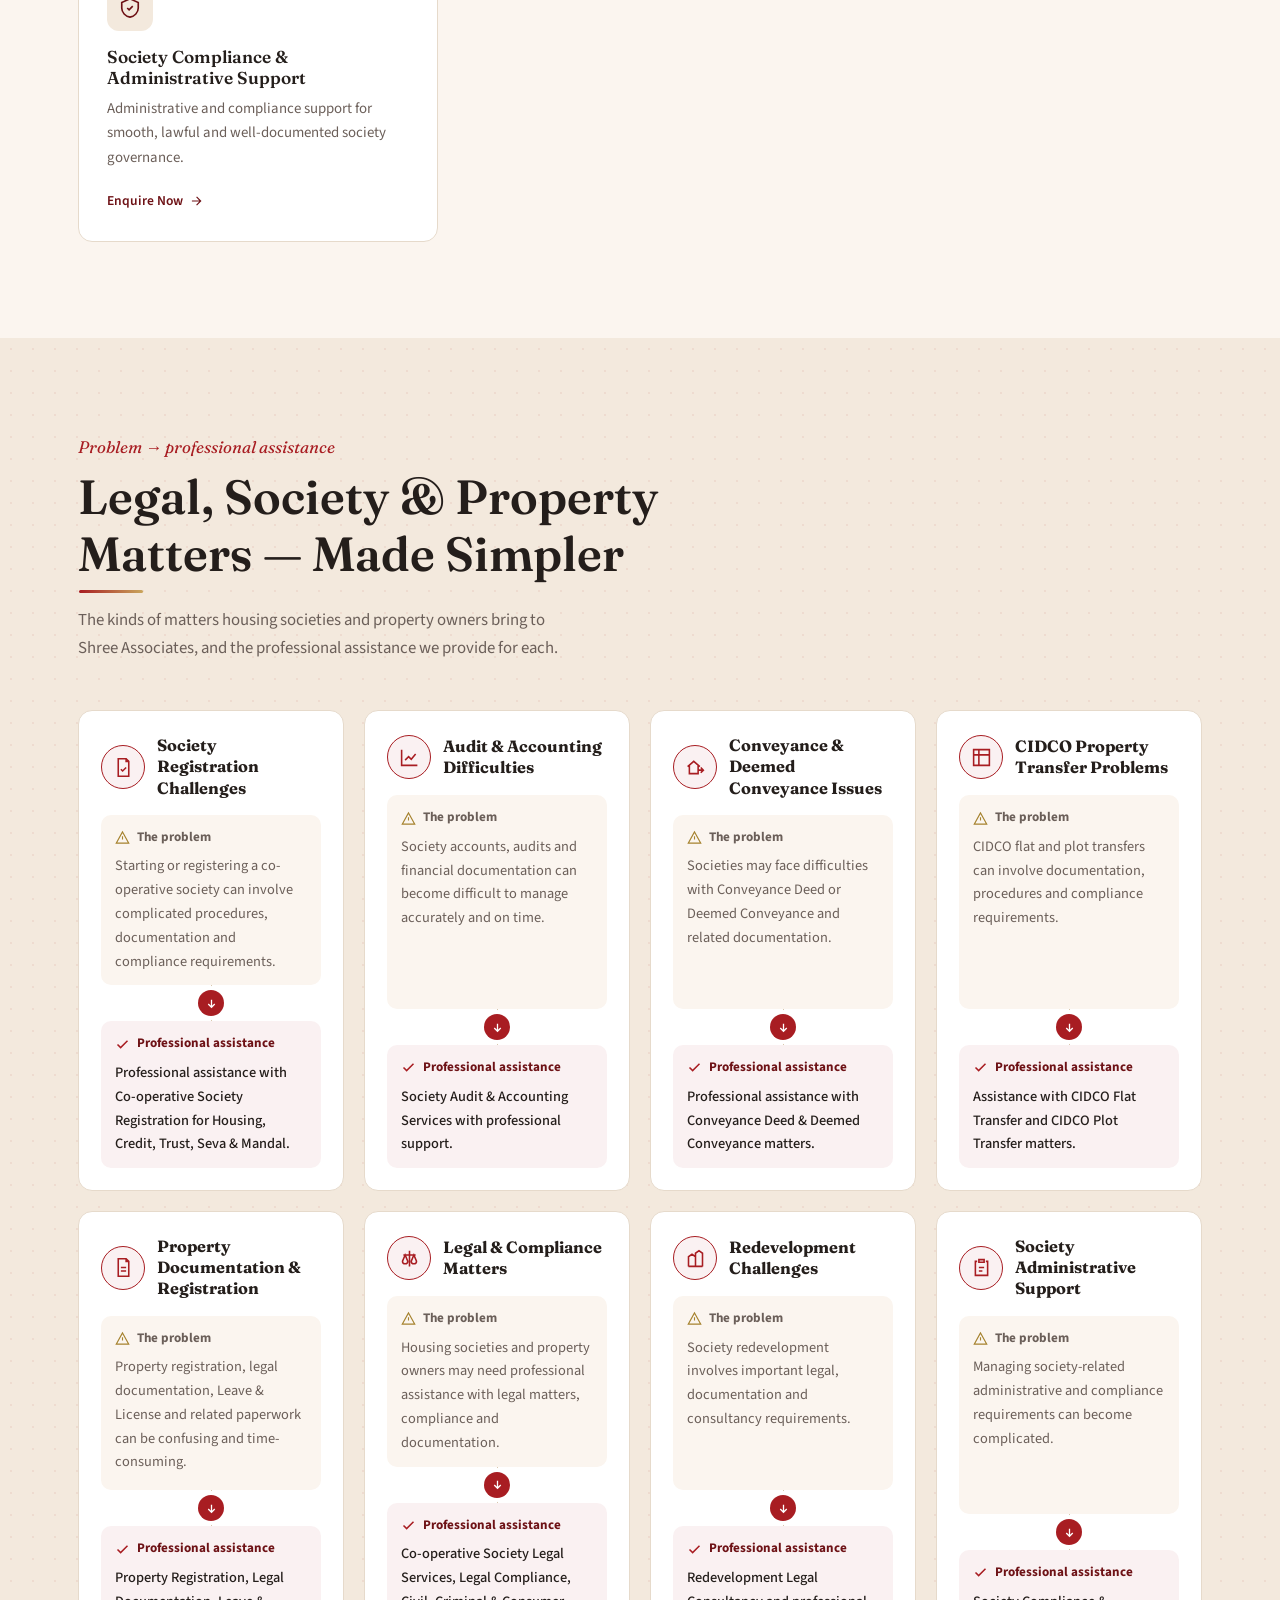
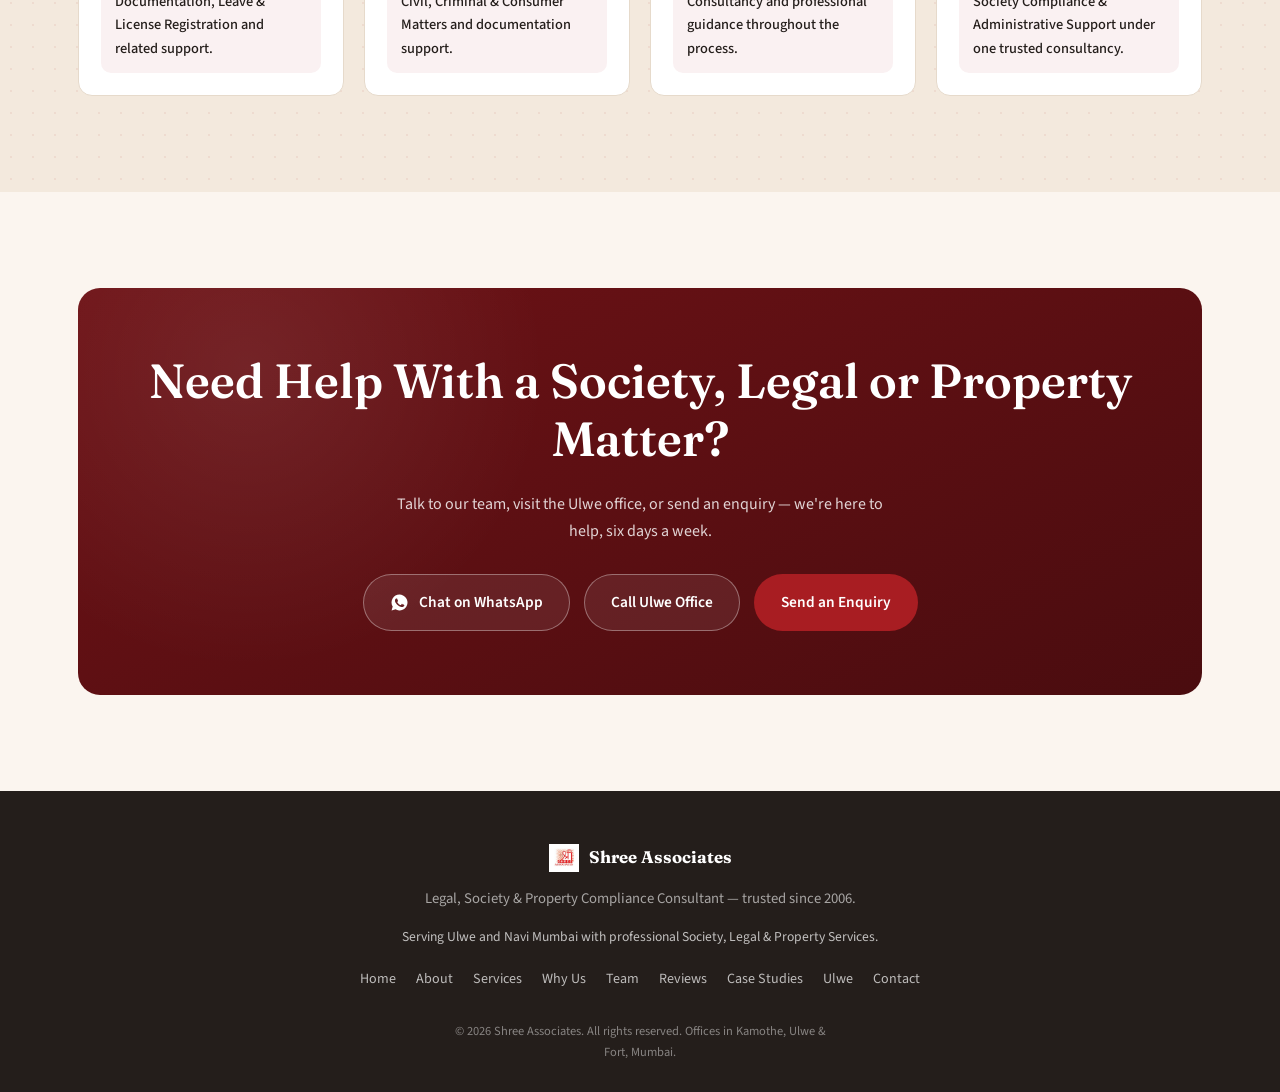
<file: ulwe.html>
<!DOCTYPE html>
<html lang="en">
<head>
<meta charset="UTF-8">
<meta name="viewport" content="width=device-width, initial-scale=1.0">
<title>Society &amp; Property Legal Services in Ulwe | Shree Associates</title>
<meta name="description" content="Shree Associates provides society registration, audit, legal documentation, CIDCO transfer, property registration, conveyance, compliance and redevelopment consultancy services from its Ulwe office in Navi Mumbai.">
<link rel="canonical" href="https://www.shreeassociates.in/ulwe.html">
<meta property="og:type" content="website">
<meta property="og:site_name" content="Shree Associates">
<meta property="og:title" content="Society &amp; Property Legal Services in Ulwe | Shree Associates">
<meta property="og:description" content="Shree Associates provides society registration, audit, legal documentation, CIDCO transfer, property registration, conveyance, compliance and redevelopment consultancy services from its Ulwe office in Navi Mumbai.">
<meta property="og:url" content="https://www.shreeassociates.in/ulwe.html">
<meta property="og:image" content="https://www.shreeassociates.in/images/logo.jpeg">
<meta name="twitter:card" content="summary">
<link rel="icon" href="images/logo.jpeg">
<link rel="preconnect" href="https://fonts.googleapis.com">
<link rel="preconnect" href="https://fonts.gstatic.com" crossorigin>
<link href="https://fonts.googleapis.com/css2?family=Fraunces:ital,opsz,wght@0,9..144,500;0,9..144,600;0,9..144,700;1,9..144,500&amp;family=Source+Sans+3:wght@400;500;600;700&amp;display=swap" rel="stylesheet">
<link rel="stylesheet" href="css/style.css">
<script type="application/ld+json">
{
  "@context": "https://schema.org",
  "@graph": [
    {
      "@type": "LegalService",
      "@id": "https://www.shreeassociates.in/#organization",
      "name": "Shree Associates",
      "url": "https://www.shreeassociates.in/",
      "logo": "https://www.shreeassociates.in/images/logo.jpeg",
      "image": "https://www.shreeassociates.in/images/logo.jpeg",
      "email": "shree.associates.entp@gmail.com",
      "foundingDate": "2006",
      "founder": {
        "@type": "Person",
        "name": "Shrikant Prabhakar Ranjane"
      },
      "description": "Legal, society and property compliance consultancy offering society registration, audit and accounting, conveyance and deemed conveyance, CIDCO transfers, property registration, legal services and redevelopment consultancy.",
      "areaServed": [
        "Navi Mumbai",
        "Panvel",
        "Kamothe",
        "Kharghar",
        "Taloja",
        "Belapur",
        "Nerul",
        "Vashi",
        "Raigad",
        "Mumbai"
      ],
      "location": [
        {
          "@id": "https://www.shreeassociates.in/ulwe.html#ulwe-office"
        },
        {
          "@id": "https://www.shreeassociates.in/contact.html#kamothe-office"
        },
        {
          "@id": "https://www.shreeassociates.in/contact.html#fort-office"
        }
      ]
    },
    {
      "@type": "LegalService",
      "@id": "https://www.shreeassociates.in/ulwe.html#ulwe-office",
      "name": "Shree Associates — Ulwe Office",
      "url": "https://www.shreeassociates.in/ulwe.html",
      "parentOrganization": {
        "@id": "https://www.shreeassociates.in/#organization"
      },
      "address": {
        "@type": "PostalAddress",
        "streetAddress": "Shop No. 2, Bhosale Tulip, Plot No. 13, Sec. 21",
        "addressLocality": "Ulwe, Navi Mumbai",
        "addressRegion": "Maharashtra",
        "postalCode": "410206",
        "addressCountry": "IN"
      },
      "telephone": "+91 99696 25914",
      "email": "shree.associates.entp@gmail.com",
      "openingHoursSpecification": {
        "@type": "OpeningHoursSpecification",
        "dayOfWeek": [
          "Monday",
          "Tuesday",
          "Wednesday",
          "Thursday",
          "Friday",
          "Saturday",
          "Sunday"
        ],
        "opens": "10:00",
        "closes": "18:00"
      }
    },
    {
      "@type": "WebPage",
      "@id": "https://www.shreeassociates.in/ulwe.html",
      "url": "https://www.shreeassociates.in/ulwe.html",
      "name": "Society & Property Legal Services in Ulwe | Shree Associates",
      "description": "Shree Associates provides society registration, audit, legal documentation, CIDCO transfer, property registration, conveyance, compliance and redevelopment consultancy services from its Ulwe office in Navi Mumbai.",
      "about": {
        "@id": "https://www.shreeassociates.in/#organization"
      },
      "mainEntity": {
        "@id": "https://www.shreeassociates.in/ulwe.html#ulwe-office"
      },
      "breadcrumb": {
        "@type": "BreadcrumbList",
        "itemListElement": [
          {
            "@type": "ListItem",
            "position": 1,
            "name": "Home",
            "item": "https://www.shreeassociates.in/"
          },
          {
            "@type": "ListItem",
            "position": 2,
            "name": "Ulwe",
            "item": "https://www.shreeassociates.in/ulwe.html"
          }
        ]
      }
    }
  ]
}
</script>
</head>
<body data-page="ulwe">

<a href="#main-content" class="visually-hidden-focusable">Skip to content</a>

<header class="site-header" id="siteHeader"></header>

<main id="main-content">

  <section class="page-banner">
    <div class="container">
      <p class="breadcrumb"><a href="index.html">Home</a> / Ulwe</p>
      <p class="location-pill" style="margin-bottom:16px;"><svg viewBox="0 0 24 24" fill="none" stroke="currentColor" stroke-width="2" aria-hidden="true"><path d="M12 2C8.13 2 5 5.13 5 9c0 5.25 7 13 7 13s7-7.75 7-13c0-3.87-3.13-7-7-7Z"/><circle cx="12" cy="9" r="2.5"/></svg>Sector 21, Ulwe, Navi Mumbai</p>
      <h1>Society, Legal &amp; Property Services in Ulwe</h1>
      <p class="page-banner-lede">Professional guidance for housing societies, property owners, builders and developers — from our Shree Associates office in Sector 21, Ulwe.</p>
    </div>
  </section>

  <!-- ============================= INTRO ============================= -->
  <section class="section">
    <div class="container">
      <div class="about-grid">
        <div class="about-copy fade-in">
          <p class="kicker">Shree Associates in Ulwe</p>
          <h2>Professional Support for Society, Legal &amp; Property Matters</h2>
          <p class="inline-links">Shree Associates provides professional assistance for Housing Societies, Property Owners, Builders and Developers requiring <a href="services.html#society">society registration</a>, audit, legal documentation, <a href="services.html#property">CIDCO property services</a>, conveyance, compliance and <a href="services.html#redevelopment">redevelopment consultancy</a>.</p>
          <p>Our Ulwe office is located in Sector 21, Ulwe, Navi Mumbai, and is open Monday to Sunday, 10:00 AM to 6:00 PM. It is one of three Shree Associates offices — alongside Kamothe and Fort — and our team also serves clients across Navi Mumbai and Mumbai.</p>
          <p class="inline-links">Since 2006, Shree Associates has served 1000+ societies across Navi Mumbai and Mumbai. See what clients say in our <a href="reviews.html">client reviews</a>, or <a href="contact.html">contact us</a> to discuss your matter.</p>
        </div>
        <div class="about-photo-wrap why-photo-wrap fade-in">
          <div class="about-photo">
            <picture>
              <source srcset="images/why-choose-us.webp" type="image/webp">
              <img src="images/why-choose-us.jpg" width="1000" height="1250" alt="Society compliance, legal documentation and property registration files beside a residential building model" loading="lazy" decoding="async">
            </picture>
          </div>
        </div>
      </div>
    </div>
  </section>

  <!-- ============================= OUR ULWE OFFICE ============================= -->
  <section class="section section-alt" id="ulwe-office">
    <div class="container">
      <div class="ulwe-grid">
        <div class="fade-in">
          <p class="kicker">Visit us in Ulwe</p>
          <h2>Our Ulwe Office</h2>
          <p>Visit Shree Associates at our Ulwe office for professional assistance with society, legal and property-related matters.</p>
          <div class="ulwe-actions">
            <a href="https://www.google.com/maps/search/?api=1&amp;query=Shop+No.+2%2C+Bhosale+Tulip%2C+Plot+No.+13%2C+Sec.+21%2C+Ulwe%2C+Navi+Mumbai+410206" target="_blank" rel="noopener" class="btn btn-primary ripple"><svg viewBox="0 0 24 24" fill="none" stroke="currentColor" stroke-width="1.8" class="btn-icon" aria-hidden="true"><path d="M12 2C8.13 2 5 5.13 5 9c0 5.25 7 13 7 13s7-7.75 7-13c0-3.87-3.13-7-7-7Z"/><circle cx="12" cy="9" r="2.5"/></svg><span>Get Directions</span></a>
            <a href="tel:+919969625914" class="btn btn-secondary ripple"><svg viewBox="0 0 24 24" fill="none" stroke="currentColor" stroke-width="1.8" class="btn-icon" aria-hidden="true"><path d="M22 16.92v3a2 2 0 0 1-2.18 2 19.79 19.79 0 0 1-8.63-3.07 19.5 19.5 0 0 1-6-6 19.79 19.79 0 0 1-3.07-8.67A2 2 0 0 1 4.11 2h3a2 2 0 0 1 2 1.72c.127.96.361 1.903.7 2.81a2 2 0 0 1-.45 2.11L8.09 9.91a16 16 0 0 0 6 6l1.27-1.27a2 2 0 0 1 2.11-.45c.907.339 1.85.573 2.81.7A2 2 0 0 1 22 16.92Z"/></svg><span>Call Us</span></a>
            <a href="#" class="btn btn-ghost ripple" data-whatsapp data-wa-message="Hello Shree Associates, I would like to enquire about your services at the Ulwe office."><span>WhatsApp Us</span></a>
          </div>
        </div>
        <div class="office-plaque fade-scale">
          <div class="plaque-pin"><svg viewBox="0 0 24 24" fill="none" stroke="currentColor" stroke-width="1.8" aria-hidden="true"><path d="M12 2C8.13 2 5 5.13 5 9c0 5.25 7 13 7 13s7-7.75 7-13c0-3.87-3.13-7-7-7Z"/><circle cx="12" cy="9" r="2.5"/></svg></div>
          <h3>Shree Associates</h3>
          <p class="plaque-sub">Ulwe Office</p>
          <ul class="plaque-list">
            <li><svg viewBox="0 0 24 24" fill="none" stroke="currentColor" stroke-width="1.8" aria-hidden="true"><path d="M12 2C8.13 2 5 5.13 5 9c0 5.25 7 13 7 13s7-7.75 7-13c0-3.87-3.13-7-7-7Z"/><circle cx="12" cy="9" r="2.5"/></svg><span><a href="https://www.google.com/maps/search/?api=1&amp;query=Shop+No.+2%2C+Bhosale+Tulip%2C+Plot+No.+13%2C+Sec.+21%2C+Ulwe%2C+Navi+Mumbai+410206" target="_blank" rel="noopener">Shop No. 2, Bhosale Tulip, Plot No. 13, Sec. 21, Ulwe, Navi Mumbai – 410206</a></span></li>
            <li><svg viewBox="0 0 24 24" fill="none" stroke="currentColor" stroke-width="1.8" aria-hidden="true"><path d="M22 16.92v3a2 2 0 0 1-2.18 2 19.79 19.79 0 0 1-8.63-3.07 19.5 19.5 0 0 1-6-6 19.79 19.79 0 0 1-3.07-8.67A2 2 0 0 1 4.11 2h3a2 2 0 0 1 2 1.72c.127.96.361 1.903.7 2.81a2 2 0 0 1-.45 2.11L8.09 9.91a16 16 0 0 0 6 6l1.27-1.27a2 2 0 0 1 2.11-.45c.907.339 1.85.573 2.81.7A2 2 0 0 1 22 16.92Z"/></svg><span><a href="tel:+919969625914">+91 99696 25914</a></span></li>
            <li><svg viewBox="0 0 24 24" fill="none" stroke="currentColor" stroke-width="1.8" aria-hidden="true"><circle cx="12" cy="12" r="10"/><path d="M12 6v6l4 2"/></svg><span>Mon – Sun, 10:00 AM – 6:00 PM</span></li>
          </ul>
        </div>
      </div>
    </div>
  </section>

  <!-- ============================= SERVICES FOR ULWE CLIENTS ============================= -->
  <section class="section">
    <div class="container">
      <div class="section-head fade-in">
        <p class="kicker">What we offer</p>
        <h2>Services Available for Ulwe Clients</h2>
        <p class="inline-links">The same complete range of society, legal and property services offered across Shree Associates — see the <a href="services.html">Services page</a> for full details.</p>
      </div>
      <div class="service-grid">
        <div class="service-card fade-scale">
          <div class="service-icon"><svg viewBox="0 0 24 24" fill="none" stroke="currentColor" stroke-width="1.8" aria-hidden="true"><path d="M6 2h9l3 3v17H6z"/><path d="M15 2v3h3M9 14l2 2 4-4"/></svg></div>
          <h3 style="font-size:1.08rem;">Co-operative Society Registration</h3>
          <p>Guidance and documentation support for registering Housing, Credit &amp; Seva societies, Trusts and Mandals — as per government regulations.</p>
          <a class="service-enquire" href="contact.html?service=Society%20Registration">Enquire Now <svg viewBox="0 0 24 24" fill="none" stroke="currentColor" stroke-width="2" aria-hidden="true"><path d="M5 12h14M13 5l7 7-7 7"/></svg></a>
        </div>
        <div class="service-card fade-scale">
          <div class="service-icon"><svg viewBox="0 0 24 24" fill="none" stroke="currentColor" stroke-width="1.8" aria-hidden="true"><path d="M3 3v18h18"/><path d="M7 15l4-4 3 3 5-6"/></svg></div>
          <h3 style="font-size:1.08rem;">Society Audit &amp; Accounting</h3>
          <p>Accounts management, statutory audit, monthly billing and financial reporting, keeping your society compliant and transparent.</p>
          <a class="service-enquire" href="contact.html?service=Society%20Audit%20%26%20Accounting">Enquire Now <svg viewBox="0 0 24 24" fill="none" stroke="currentColor" stroke-width="2" aria-hidden="true"><path d="M5 12h14M13 5l7 7-7 7"/></svg></a>
        </div>
        <div class="service-card fade-scale">
          <div class="service-icon"><svg viewBox="0 0 24 24" fill="none" stroke="currentColor" stroke-width="1.8" aria-hidden="true"><path d="M3 11l7-6 7 6M5 10v9h10v-9"/><path d="M15 15h6m-3-3 3 3-3 3"/></svg></div>
          <h3 style="font-size:1.08rem;">Conveyance Deed &amp; Deemed Conveyance</h3>
          <p>Transferring ownership rights from builder to society with complete documentation — including Deemed Conveyance when a builder delays or refuses.</p>
          <a class="service-enquire" href="contact.html?service=Conveyance%20%2F%20Deemed%20Conveyance">Enquire Now <svg viewBox="0 0 24 24" fill="none" stroke="currentColor" stroke-width="2" aria-hidden="true"><path d="M5 12h14M13 5l7 7-7 7"/></svg></a>
        </div>
        <div class="service-card fade-scale">
          <div class="service-icon"><svg viewBox="0 0 24 24" fill="none" stroke="currentColor" stroke-width="1.8" aria-hidden="true"><path d="M3 3h18v18H3zM3 9h18M9 3v18"/></svg></div>
          <h3 style="font-size:1.08rem;">CIDCO Flat &amp; Plot Transfer</h3>
          <p>Lease matters, NOC, documentation and mortgage clearance for a smooth, legally sound transfer of CIDCO flats, shops and plots.</p>
          <a class="service-enquire" href="contact.html?service=CIDCO%20Flat%20%2F%20Plot%20Transfer">Enquire Now <svg viewBox="0 0 24 24" fill="none" stroke="currentColor" stroke-width="2" aria-hidden="true"><path d="M5 12h14M13 5l7 7-7 7"/></svg></a>
        </div>
        <div class="service-card fade-scale">
          <div class="service-icon"><svg viewBox="0 0 24 24" fill="none" stroke="currentColor" stroke-width="1.8" aria-hidden="true"><path d="M4 21V8l8-5 8 5v13M4 21h16M10 21v-6h4v6"/></svg></div>
          <h3 style="font-size:1.08rem;">Leave &amp; License Registration</h3>
          <p>End-to-end registration support for leave &amp; license agreements, ensuring compliance and legal protection for both parties.</p>
          <a class="service-enquire" href="contact.html?service=Property%20Registration%20%2F%20Leave%20%26%20License">Enquire Now <svg viewBox="0 0 24 24" fill="none" stroke="currentColor" stroke-width="2" aria-hidden="true"><path d="M5 12h14M13 5l7 7-7 7"/></svg></a>
        </div>
        <div class="service-card fade-scale">
          <div class="service-icon"><svg viewBox="0 0 24 24" fill="none" stroke="currentColor" stroke-width="1.8" aria-hidden="true"><path d="M6 2h9l3 3v17H6zM15 2v3h3M9 12h6M9 16h6"/></svg></div>
          <h3 style="font-size:1.08rem;">Property Registration &amp; Legal Documentation</h3>
          <p>Stamp duty &amp; registration assistance for lease deeds and flat or shop registration, with complete legal documentation.</p>
          <a class="service-enquire" href="contact.html?service=Property%20Registration%20%2F%20Leave%20%26%20License">Enquire Now <svg viewBox="0 0 24 24" fill="none" stroke="currentColor" stroke-width="2" aria-hidden="true"><path d="M5 12h14M13 5l7 7-7 7"/></svg></a>
        </div>
        <div class="service-card fade-scale">
          <div class="service-icon"><svg viewBox="0 0 24 24" fill="none" stroke="currentColor" stroke-width="1.8" aria-hidden="true"><path d="M12 3v18M5 8h14M7 8 4 15a3 3 0 0 0 6 0L7 8ZM17 8l-3 7a3 3 0 0 0 6 0l-3-7Z"/></svg></div>
          <h3 style="font-size:1.08rem;">Civil, Criminal &amp; Consumer Matters</h3>
          <p>Advisory and support for civil, criminal and consumer matters affecting property owners, societies and individuals.</p>
          <a class="service-enquire" href="contact.html?service=Legal%20Services%20%28Civil%20%2F%20Criminal%20%2F%20Consumer%29">Enquire Now <svg viewBox="0 0 24 24" fill="none" stroke="currentColor" stroke-width="2" aria-hidden="true"><path d="M5 12h14M13 5l7 7-7 7"/></svg></a>
        </div>
        <div class="service-card fade-scale">
          <div class="service-icon"><svg viewBox="0 0 24 24" fill="none" stroke="currentColor" stroke-width="1.8" aria-hidden="true"><path d="M3 21h18M5 21V9l7-5 7 5v12M9 13h6M9 17h6"/></svg></div>
          <h3 style="font-size:1.08rem;">Co-operative Society Legal Services</h3>
          <p>Legal support for matters specific to co-operative housing societies, from member issues to governance disputes.</p>
          <a class="service-enquire" href="contact.html?service=Legal%20Services%20%28Civil%20%2F%20Criminal%20%2F%20Consumer%29">Enquire Now <svg viewBox="0 0 24 24" fill="none" stroke="currentColor" stroke-width="2" aria-hidden="true"><path d="M5 12h14M13 5l7 7-7 7"/></svg></a>
        </div>
        <div class="service-card fade-scale">
          <div class="service-icon"><svg viewBox="0 0 24 24" fill="none" stroke="currentColor" stroke-width="1.8" aria-hidden="true"><path d="M4 21V10l4-3 4 3v11M12 21V6l4-3 4 3v15M4 21h16"/></svg></div>
          <h3 style="font-size:1.08rem;">Redevelopment Legal Consultancy</h3>
          <p>Legal guidance for redevelopment projects, developer agreements and PMC appointment — protecting member interests throughout.</p>
          <a class="service-enquire" href="contact.html?service=Redevelopment%20Consultancy">Enquire Now <svg viewBox="0 0 24 24" fill="none" stroke="currentColor" stroke-width="2" aria-hidden="true"><path d="M5 12h14M13 5l7 7-7 7"/></svg></a>
        </div>
        <div class="service-card fade-scale">
          <div class="service-icon"><svg viewBox="0 0 24 24" fill="none" stroke="currentColor" stroke-width="1.8" aria-hidden="true"><path d="M12 2 3 6v6c0 5 4 9 9 10 5-1 9-5 9-10V6l-9-4Z"/><path d="M9 12l2 2 4-4"/></svg></div>
          <h3 style="font-size:1.08rem;">Society Compliance &amp; Administrative Support</h3>
          <p>Administrative and compliance support for smooth, lawful and well-documented society governance.</p>
          <a class="service-enquire" href="contact.html?service=Other">Enquire Now <svg viewBox="0 0 24 24" fill="none" stroke="currentColor" stroke-width="2" aria-hidden="true"><path d="M5 12h14M13 5l7 7-7 7"/></svg></a>
        </div>
      </div>
    </div>
  </section>

  <!-- ============================= PROBLEM → PROFESSIONAL ASSISTANCE ============================= -->
  <section class="section section-alt" id="matters">
    <div class="container">
      <div class="section-head fade-in">
        <p class="kicker">Problem → professional assistance</p>
        <h2>Legal, Society &amp; Property Matters — Made Simpler</h2>
        <p>The kinds of matters housing societies and property owners bring to Shree Associates, and the professional assistance we provide for each.</p>
      </div>
      <div class="problem-grid">
        <article class="problem-card">
          <div class="problem-head"><span class="problem-icon"><svg viewBox="0 0 24 24" fill="none" stroke="currentColor" stroke-width="1.8" aria-hidden="true"><path d="M6 2h9l3 3v17H6z"/><path d="M15 2v3h3M9 14l2 2 4-4"/></svg></span><h3>Society Registration Challenges</h3></div>
          <div class="problem-block problem-block--issue">
            <span class="problem-label"><svg viewBox="0 0 24 24" fill="none" stroke="currentColor" stroke-width="1.8" aria-hidden="true"><path d="M12 3 2 21h20L12 3Z"/><path d="M12 10v5M12 18h.01"/></svg>The problem</span>
            <p>Starting or registering a co-operative society can involve complicated procedures, documentation and compliance requirements.</p>
          </div>
          <div class="problem-connector" aria-hidden="true"><span><svg viewBox="0 0 24 24" fill="none" stroke="currentColor" stroke-width="2.4" aria-hidden="true"><path d="M12 5v14M6 13l6 6 6-6"/></svg></span></div>
          <div class="problem-block problem-block--solution">
            <span class="problem-label"><svg viewBox="0 0 24 24" fill="none" stroke="currentColor" stroke-width="2.4" aria-hidden="true"><path d="M20 6 9 17l-5-5"/></svg>Professional assistance</span>
            <p>Professional assistance with Co-operative Society Registration for Housing, Credit, Trust, Seva &amp; Mandal.</p>
          </div>
        </article>
        <article class="problem-card">
          <div class="problem-head"><span class="problem-icon"><svg viewBox="0 0 24 24" fill="none" stroke="currentColor" stroke-width="1.8" aria-hidden="true"><path d="M3 3v18h18"/><path d="M7 15l4-4 3 3 5-6"/></svg></span><h3>Audit &amp; Accounting Difficulties</h3></div>
          <div class="problem-block problem-block--issue">
            <span class="problem-label"><svg viewBox="0 0 24 24" fill="none" stroke="currentColor" stroke-width="1.8" aria-hidden="true"><path d="M12 3 2 21h20L12 3Z"/><path d="M12 10v5M12 18h.01"/></svg>The problem</span>
            <p>Society accounts, audits and financial documentation can become difficult to manage accurately and on time.</p>
          </div>
          <div class="problem-connector" aria-hidden="true"><span><svg viewBox="0 0 24 24" fill="none" stroke="currentColor" stroke-width="2.4" aria-hidden="true"><path d="M12 5v14M6 13l6 6 6-6"/></svg></span></div>
          <div class="problem-block problem-block--solution">
            <span class="problem-label"><svg viewBox="0 0 24 24" fill="none" stroke="currentColor" stroke-width="2.4" aria-hidden="true"><path d="M20 6 9 17l-5-5"/></svg>Professional assistance</span>
            <p>Society Audit &amp; Accounting Services with professional support.</p>
          </div>
        </article>
        <article class="problem-card">
          <div class="problem-head"><span class="problem-icon"><svg viewBox="0 0 24 24" fill="none" stroke="currentColor" stroke-width="1.8" aria-hidden="true"><path d="M3 11l7-6 7 6M5 10v9h10v-9"/><path d="M15 15h6m-3-3 3 3-3 3"/></svg></span><h3>Conveyance &amp; Deemed Conveyance Issues</h3></div>
          <div class="problem-block problem-block--issue">
            <span class="problem-label"><svg viewBox="0 0 24 24" fill="none" stroke="currentColor" stroke-width="1.8" aria-hidden="true"><path d="M12 3 2 21h20L12 3Z"/><path d="M12 10v5M12 18h.01"/></svg>The problem</span>
            <p>Societies may face difficulties with Conveyance Deed or Deemed Conveyance and related documentation.</p>
          </div>
          <div class="problem-connector" aria-hidden="true"><span><svg viewBox="0 0 24 24" fill="none" stroke="currentColor" stroke-width="2.4" aria-hidden="true"><path d="M12 5v14M6 13l6 6 6-6"/></svg></span></div>
          <div class="problem-block problem-block--solution">
            <span class="problem-label"><svg viewBox="0 0 24 24" fill="none" stroke="currentColor" stroke-width="2.4" aria-hidden="true"><path d="M20 6 9 17l-5-5"/></svg>Professional assistance</span>
            <p>Professional assistance with Conveyance Deed &amp; Deemed Conveyance matters.</p>
          </div>
        </article>
        <article class="problem-card">
          <div class="problem-head"><span class="problem-icon"><svg viewBox="0 0 24 24" fill="none" stroke="currentColor" stroke-width="1.8" aria-hidden="true"><path d="M3 3h18v18H3zM3 9h18M9 3v18"/></svg></span><h3>CIDCO Property Transfer Problems</h3></div>
          <div class="problem-block problem-block--issue">
            <span class="problem-label"><svg viewBox="0 0 24 24" fill="none" stroke="currentColor" stroke-width="1.8" aria-hidden="true"><path d="M12 3 2 21h20L12 3Z"/><path d="M12 10v5M12 18h.01"/></svg>The problem</span>
            <p>CIDCO flat and plot transfers can involve documentation, procedures and compliance requirements.</p>
          </div>
          <div class="problem-connector" aria-hidden="true"><span><svg viewBox="0 0 24 24" fill="none" stroke="currentColor" stroke-width="2.4" aria-hidden="true"><path d="M12 5v14M6 13l6 6 6-6"/></svg></span></div>
          <div class="problem-block problem-block--solution">
            <span class="problem-label"><svg viewBox="0 0 24 24" fill="none" stroke="currentColor" stroke-width="2.4" aria-hidden="true"><path d="M20 6 9 17l-5-5"/></svg>Professional assistance</span>
            <p>Assistance with CIDCO Flat Transfer and CIDCO Plot Transfer matters.</p>
          </div>
        </article>
        <article class="problem-card">
          <div class="problem-head"><span class="problem-icon"><svg viewBox="0 0 24 24" fill="none" stroke="currentColor" stroke-width="1.8" aria-hidden="true"><path d="M6 2h9l3 3v17H6zM15 2v3h3M9 12h6M9 16h6"/></svg></span><h3>Property Documentation &amp; Registration</h3></div>
          <div class="problem-block problem-block--issue">
            <span class="problem-label"><svg viewBox="0 0 24 24" fill="none" stroke="currentColor" stroke-width="1.8" aria-hidden="true"><path d="M12 3 2 21h20L12 3Z"/><path d="M12 10v5M12 18h.01"/></svg>The problem</span>
            <p>Property registration, legal documentation, Leave &amp; License and related paperwork can be confusing and time-consuming.</p>
          </div>
          <div class="problem-connector" aria-hidden="true"><span><svg viewBox="0 0 24 24" fill="none" stroke="currentColor" stroke-width="2.4" aria-hidden="true"><path d="M12 5v14M6 13l6 6 6-6"/></svg></span></div>
          <div class="problem-block problem-block--solution">
            <span class="problem-label"><svg viewBox="0 0 24 24" fill="none" stroke="currentColor" stroke-width="2.4" aria-hidden="true"><path d="M20 6 9 17l-5-5"/></svg>Professional assistance</span>
            <p>Property Registration, Legal Documentation, Leave &amp; License Registration and related support.</p>
          </div>
        </article>
        <article class="problem-card">
          <div class="problem-head"><span class="problem-icon"><svg viewBox="0 0 24 24" fill="none" stroke="currentColor" stroke-width="1.8" aria-hidden="true"><path d="M12 3v18M5 8h14M7 8 4 15a3 3 0 0 0 6 0L7 8ZM17 8l-3 7a3 3 0 0 0 6 0l-3-7Z"/></svg></span><h3>Legal &amp; Compliance Matters</h3></div>
          <div class="problem-block problem-block--issue">
            <span class="problem-label"><svg viewBox="0 0 24 24" fill="none" stroke="currentColor" stroke-width="1.8" aria-hidden="true"><path d="M12 3 2 21h20L12 3Z"/><path d="M12 10v5M12 18h.01"/></svg>The problem</span>
            <p>Housing societies and property owners may need professional assistance with legal matters, compliance and documentation.</p>
          </div>
          <div class="problem-connector" aria-hidden="true"><span><svg viewBox="0 0 24 24" fill="none" stroke="currentColor" stroke-width="2.4" aria-hidden="true"><path d="M12 5v14M6 13l6 6 6-6"/></svg></span></div>
          <div class="problem-block problem-block--solution">
            <span class="problem-label"><svg viewBox="0 0 24 24" fill="none" stroke="currentColor" stroke-width="2.4" aria-hidden="true"><path d="M20 6 9 17l-5-5"/></svg>Professional assistance</span>
            <p>Co-operative Society Legal Services, Legal Compliance, Civil, Criminal &amp; Consumer Matters and documentation support.</p>
          </div>
        </article>
        <article class="problem-card">
          <div class="problem-head"><span class="problem-icon"><svg viewBox="0 0 24 24" fill="none" stroke="currentColor" stroke-width="1.8" aria-hidden="true"><path d="M4 21V10l4-3 4 3v11M12 21V6l4-3 4 3v15M4 21h16"/></svg></span><h3>Redevelopment Challenges</h3></div>
          <div class="problem-block problem-block--issue">
            <span class="problem-label"><svg viewBox="0 0 24 24" fill="none" stroke="currentColor" stroke-width="1.8" aria-hidden="true"><path d="M12 3 2 21h20L12 3Z"/><path d="M12 10v5M12 18h.01"/></svg>The problem</span>
            <p>Society redevelopment involves important legal, documentation and consultancy requirements.</p>
          </div>
          <div class="problem-connector" aria-hidden="true"><span><svg viewBox="0 0 24 24" fill="none" stroke="currentColor" stroke-width="2.4" aria-hidden="true"><path d="M12 5v14M6 13l6 6 6-6"/></svg></span></div>
          <div class="problem-block problem-block--solution">
            <span class="problem-label"><svg viewBox="0 0 24 24" fill="none" stroke="currentColor" stroke-width="2.4" aria-hidden="true"><path d="M20 6 9 17l-5-5"/></svg>Professional assistance</span>
            <p>Redevelopment Legal Consultancy and professional guidance throughout the process.</p>
          </div>
        </article>
        <article class="problem-card">
          <div class="problem-head"><span class="problem-icon"><svg viewBox="0 0 24 24" fill="none" stroke="currentColor" stroke-width="1.8" aria-hidden="true"><path d="M9 3h6v3H9zM7 5H5v16h14V5h-2M9 12h6M9 16h4"/></svg></span><h3>Society Administrative Support</h3></div>
          <div class="problem-block problem-block--issue">
            <span class="problem-label"><svg viewBox="0 0 24 24" fill="none" stroke="currentColor" stroke-width="1.8" aria-hidden="true"><path d="M12 3 2 21h20L12 3Z"/><path d="M12 10v5M12 18h.01"/></svg>The problem</span>
            <p>Managing society-related administrative and compliance requirements can become complicated.</p>
          </div>
          <div class="problem-connector" aria-hidden="true"><span><svg viewBox="0 0 24 24" fill="none" stroke="currentColor" stroke-width="2.4" aria-hidden="true"><path d="M12 5v14M6 13l6 6 6-6"/></svg></span></div>
          <div class="problem-block problem-block--solution">
            <span class="problem-label"><svg viewBox="0 0 24 24" fill="none" stroke="currentColor" stroke-width="2.4" aria-hidden="true"><path d="M20 6 9 17l-5-5"/></svg>Professional assistance</span>
            <p>Society Compliance &amp; Administrative Support under one trusted consultancy.</p>
          </div>
        </article>
      </div>
    </div>
  </section>

  <!-- ============================= FINAL CTA ============================= -->
  <section class="section">
    <div class="container">
      <div class="final-cta fade-in">
        <h2>Need Help With a Society, Legal or Property Matter?</h2>
        <p>Talk to our team, visit the Ulwe office, or send an enquiry — we're here to help, six days a week.</p>
        <div class="final-actions">
          <a href="#" class="btn btn-on-dark ripple" data-whatsapp data-wa-message="Hello Shree Associates, I would like to enquire about your services at the Ulwe office."><svg viewBox="0 0 24 24" class="btn-icon" aria-hidden="true"><path fill="currentColor" d="M12 2a10 10 0 0 0-8.6 15.1L2 22l5.05-1.36A10 10 0 1 0 12 2Zm5.6 14.3c-.24.66-1.4 1.27-1.93 1.32-.5.05-1.02.24-3.4-.72-2.87-1.17-4.7-4.05-4.85-4.24-.14-.19-1.16-1.54-1.16-2.94 0-1.4.73-2.08 1-2.36.26-.28.57-.35.76-.35h.55c.18 0 .43-.03.66.5.24.57.8 1.98.87 2.12.07.15.12.32.02.5-.1.2-.15.32-.3.5-.15.17-.3.38-.44.51-.15.14-.3.3-.13.6.17.3.75 1.24 1.62 2.01 1.12.99 2.05 1.3 2.35 1.45.3.14.47.12.65-.08.17-.2.74-.86.94-1.16.2-.3.4-.24.66-.15.27.1 1.7.8 2 .95.28.14.47.21.54.33.07.13.07.72-.16 1.38Z"/></svg><span>Chat on WhatsApp</span></a>
          <a href="tel:+919969625914" class="btn btn-on-dark ripple"><span>Call Ulwe Office</span></a>
          <a href="contact.html" class="btn btn-primary ripple"><span>Send an Enquiry</span></a>
        </div>
      </div>
    </div>
  </section>

</main>

<footer class="site-footer" id="siteFooter"></footer>
<div id="siteWidgets"></div>

<script src="js/partials.js"></script>
<script src="js/main.js"></script>
</body>
</html>
</file>
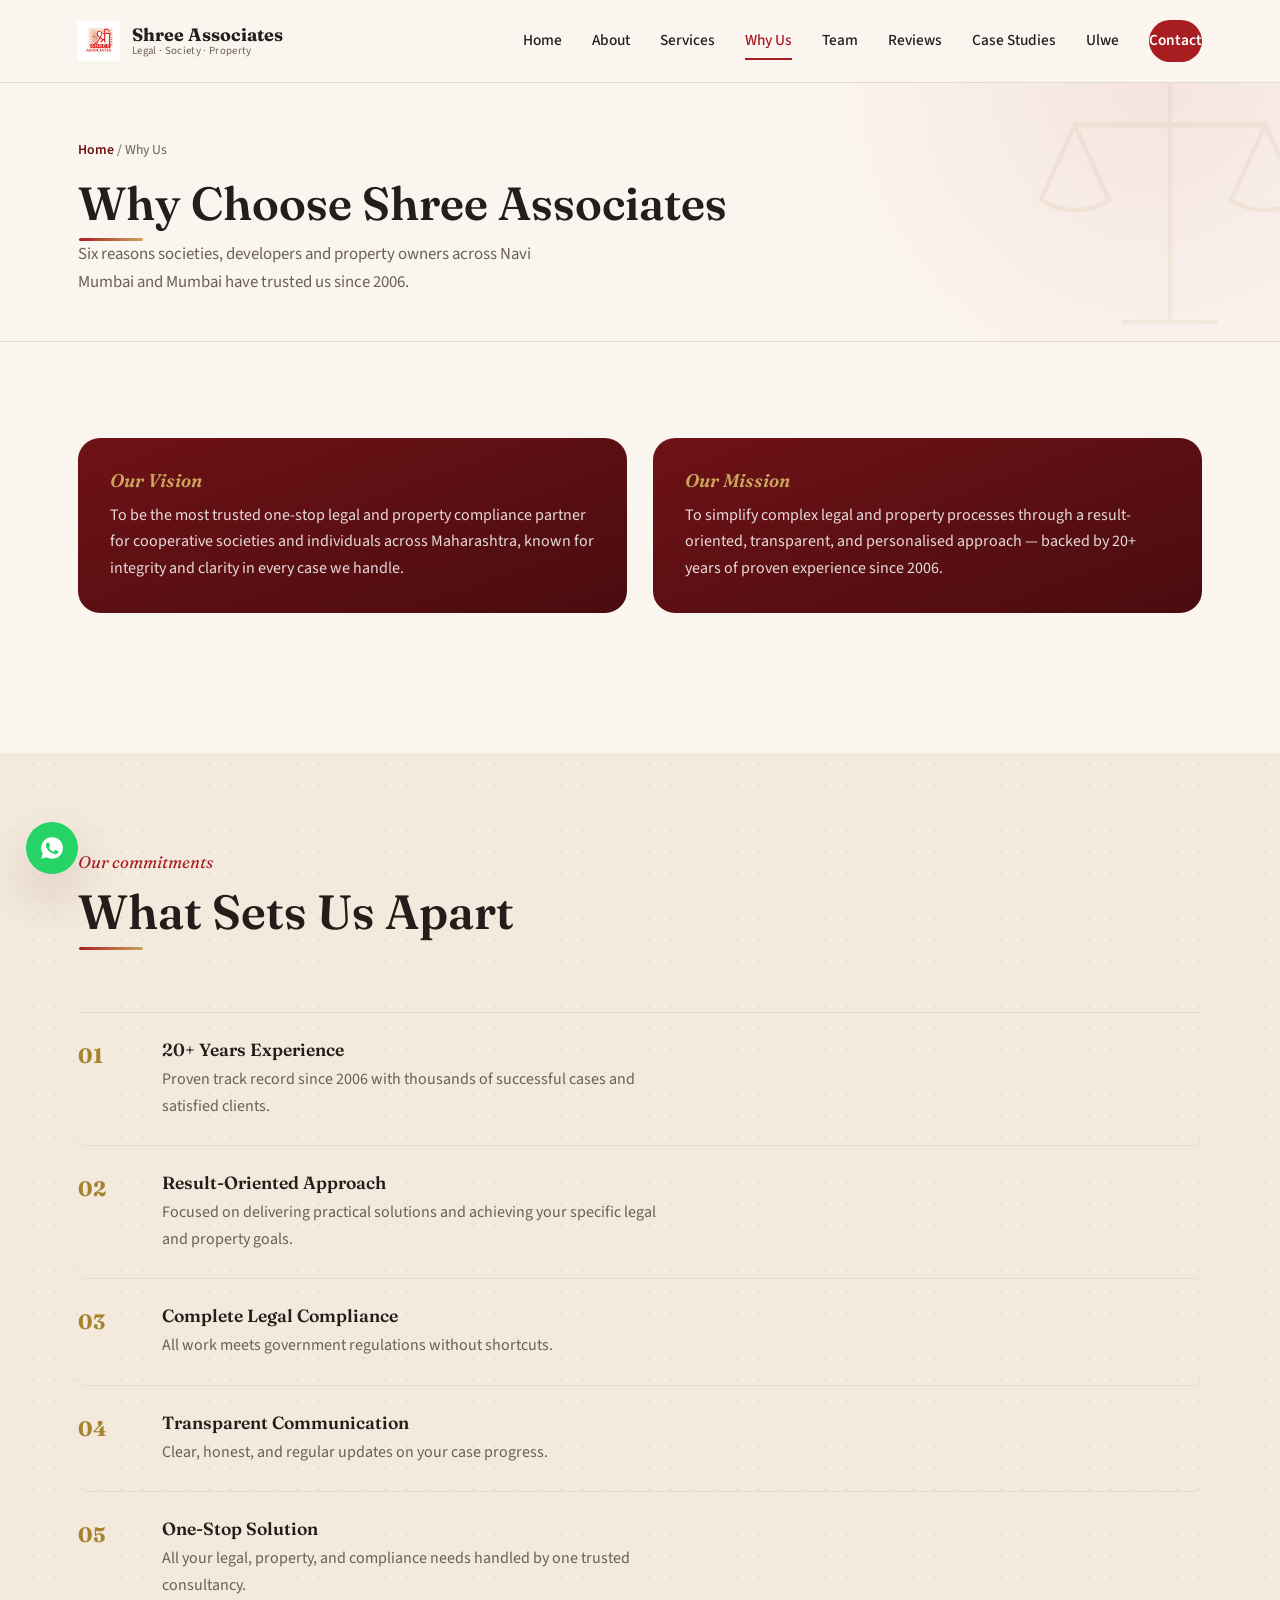
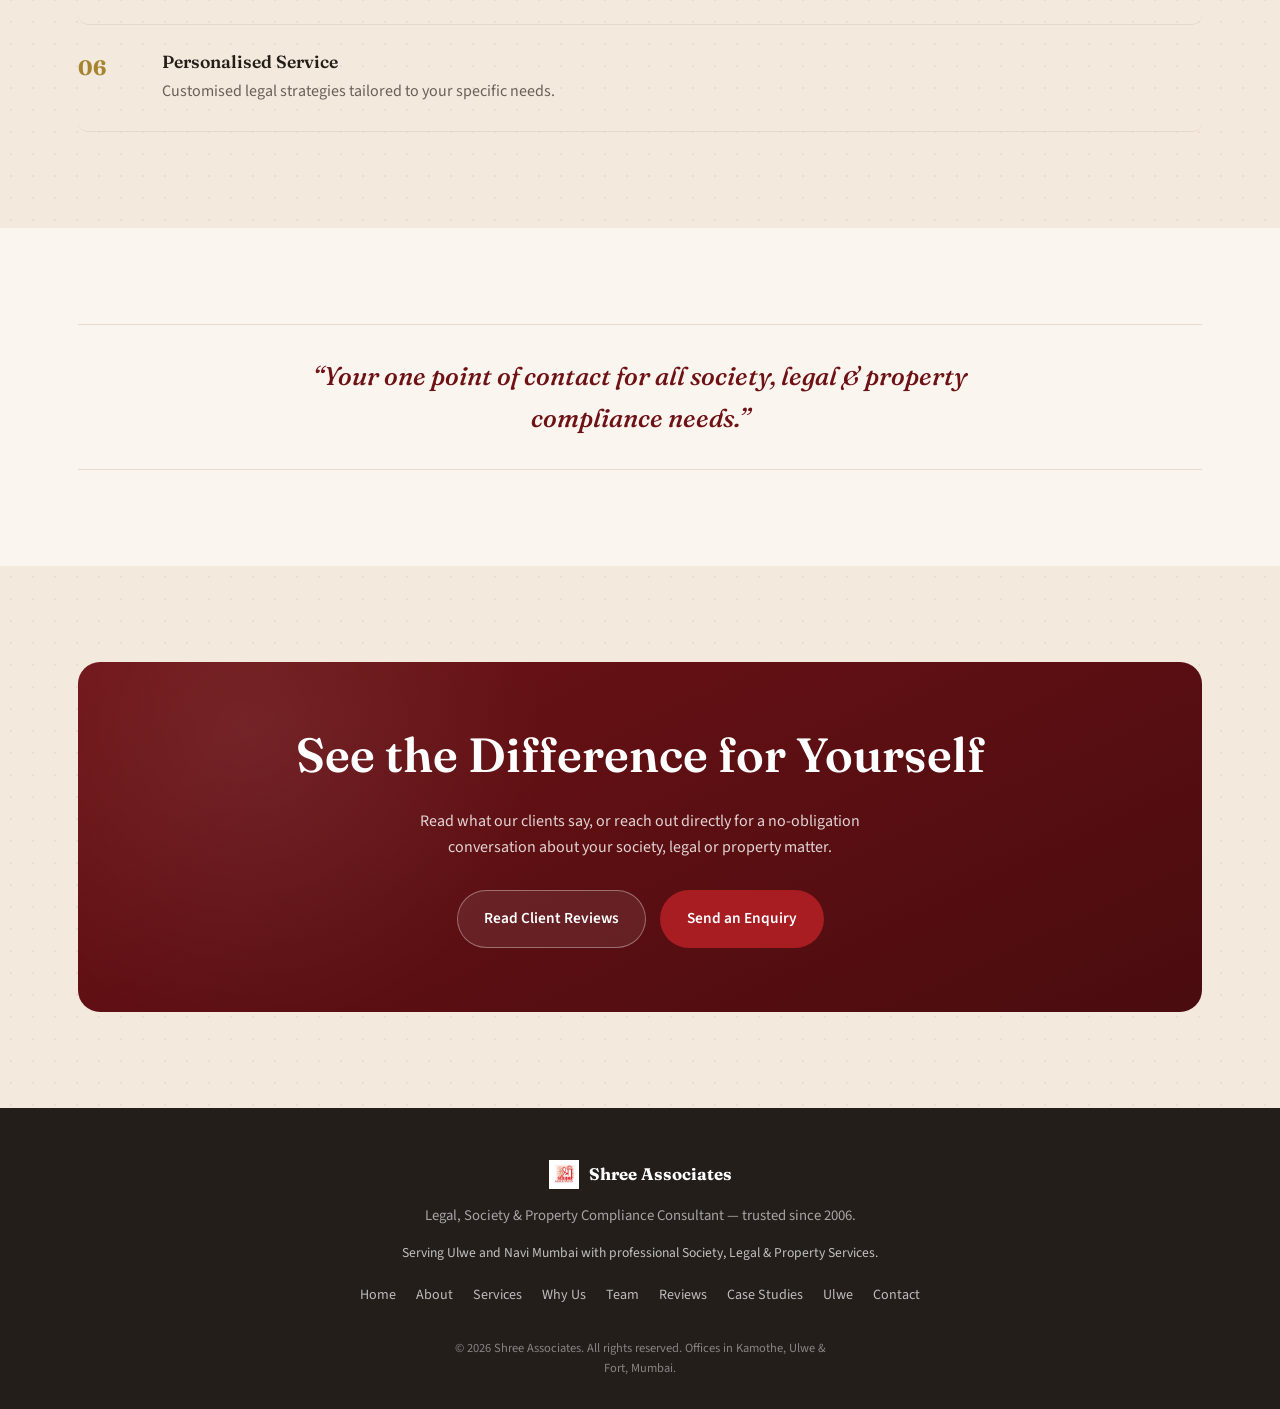
<file: why-us.html>
<!DOCTYPE html>
<html lang="en">
<head>
<meta charset="UTF-8">
<meta name="viewport" content="width=device-width, initial-scale=1.0">
<title>Why Choose Us | Shree Associates — Legal, Society &amp; Property Compliance Consultant</title>
<meta name="description" content="Why societies and property owners choose Shree Associates: 20+ years of experience, a result-oriented approach, complete legal compliance, transparent communication and personalised service.">
<link rel="icon" href="images/logo.jpeg">
<link rel="preconnect" href="https://fonts.googleapis.com">
<link rel="preconnect" href="https://fonts.gstatic.com" crossorigin>
<link href="https://fonts.googleapis.com/css2?family=Fraunces:ital,opsz,wght@0,9..144,500;0,9..144,600;0,9..144,700;1,9..144,500&amp;family=Source+Sans+3:wght@400;500;600;700&amp;display=swap" rel="stylesheet">
<link rel="stylesheet" href="css/style.css">
</head>
<body data-page="why-us">

<a href="#main-content" class="visually-hidden-focusable">Skip to content</a>

<header class="site-header" id="siteHeader"></header>

<main id="main-content">

  <section class="page-banner">
    <div class="container">
      <p class="breadcrumb"><a href="index.html">Home</a> / Why Us</p>
      <h1>Why Choose Shree Associates</h1>
      <p class="page-banner-lede">Six reasons societies, developers and property owners across Navi Mumbai and Mumbai have trusted us since 2006.</p>
    </div>
  </section>

  <!-- ============================= VISION / MISSION ============================= -->
  <section class="section">
    <div class="container">
      <div class="mission-grid fade-in">
        <div class="mission-card">
          <h4>Our Vision</h4>
          <p>To be the most trusted one-stop legal and property compliance partner for cooperative societies and individuals across Maharashtra, known for integrity and clarity in every case we handle.</p>
        </div>
        <div class="mission-card">
          <h4>Our Mission</h4>
          <p>To simplify complex legal and property processes through a result-oriented, transparent, and personalised approach — backed by 20+ years of proven experience since 2006.</p>
        </div>
      </div>
    </div>
  </section>

  <!-- ============================= LEDGER OF REASONS ============================= -->
  <section class="section section-alt">
    <div class="container">
      <div class="section-head fade-in">
        <p class="kicker">Our commitments</p>
        <h2>What Sets Us Apart</h2>
      </div>

      <div class="ledger">
        <div class="ledger-row fade-in">
          <span class="ledger-mark">01</span>
          <div><h4>20+ Years Experience</h4><p>Proven track record since 2006 with thousands of successful cases and satisfied clients.</p></div>
        </div>
        <div class="ledger-row fade-in">
          <span class="ledger-mark">02</span>
          <div><h4>Result-Oriented Approach</h4><p>Focused on delivering practical solutions and achieving your specific legal and property goals.</p></div>
        </div>
        <div class="ledger-row fade-in">
          <span class="ledger-mark">03</span>
          <div><h4>Complete Legal Compliance</h4><p>All work meets government regulations without shortcuts.</p></div>
        </div>
        <div class="ledger-row fade-in">
          <span class="ledger-mark">04</span>
          <div><h4>Transparent Communication</h4><p>Clear, honest, and regular updates on your case progress.</p></div>
        </div>
        <div class="ledger-row fade-in">
          <span class="ledger-mark">05</span>
          <div><h4>One-Stop Solution</h4><p>All your legal, property, and compliance needs handled by one trusted consultancy.</p></div>
        </div>
        <div class="ledger-row fade-in">
          <span class="ledger-mark">06</span>
          <div><h4>Personalised Service</h4><p>Customised legal strategies tailored to your specific needs.</p></div>
        </div>
      </div>
    </div>
  </section>

  <!-- ============================= PROMISE ============================= -->
  <section class="section">
    <div class="container">
      <div class="promise-banner fade-in">
        <p>&ldquo;Your one point of contact for all society, legal &amp; property compliance needs.&rdquo;</p>
      </div>
    </div>
  </section>

  <section class="section section-alt">
    <div class="container">
      <div class="final-cta fade-in">
        <h2>See the Difference for Yourself</h2>
        <p>Read what our clients say, or reach out directly for a no-obligation conversation about your society, legal or property matter.</p>
        <div class="final-actions">
          <a href="reviews.html" class="btn btn-on-dark ripple"><span>Read Client Reviews</span></a>
          <a href="contact.html" class="btn btn-primary ripple"><span>Send an Enquiry</span></a>
        </div>
      </div>
    </div>
  </section>

</main>

<footer class="site-footer" id="siteFooter"></footer>
<div id="siteWidgets"></div>

<script src="js/partials.js"></script>
<script src="js/main.js"></script>
</body>
</html>
</file>
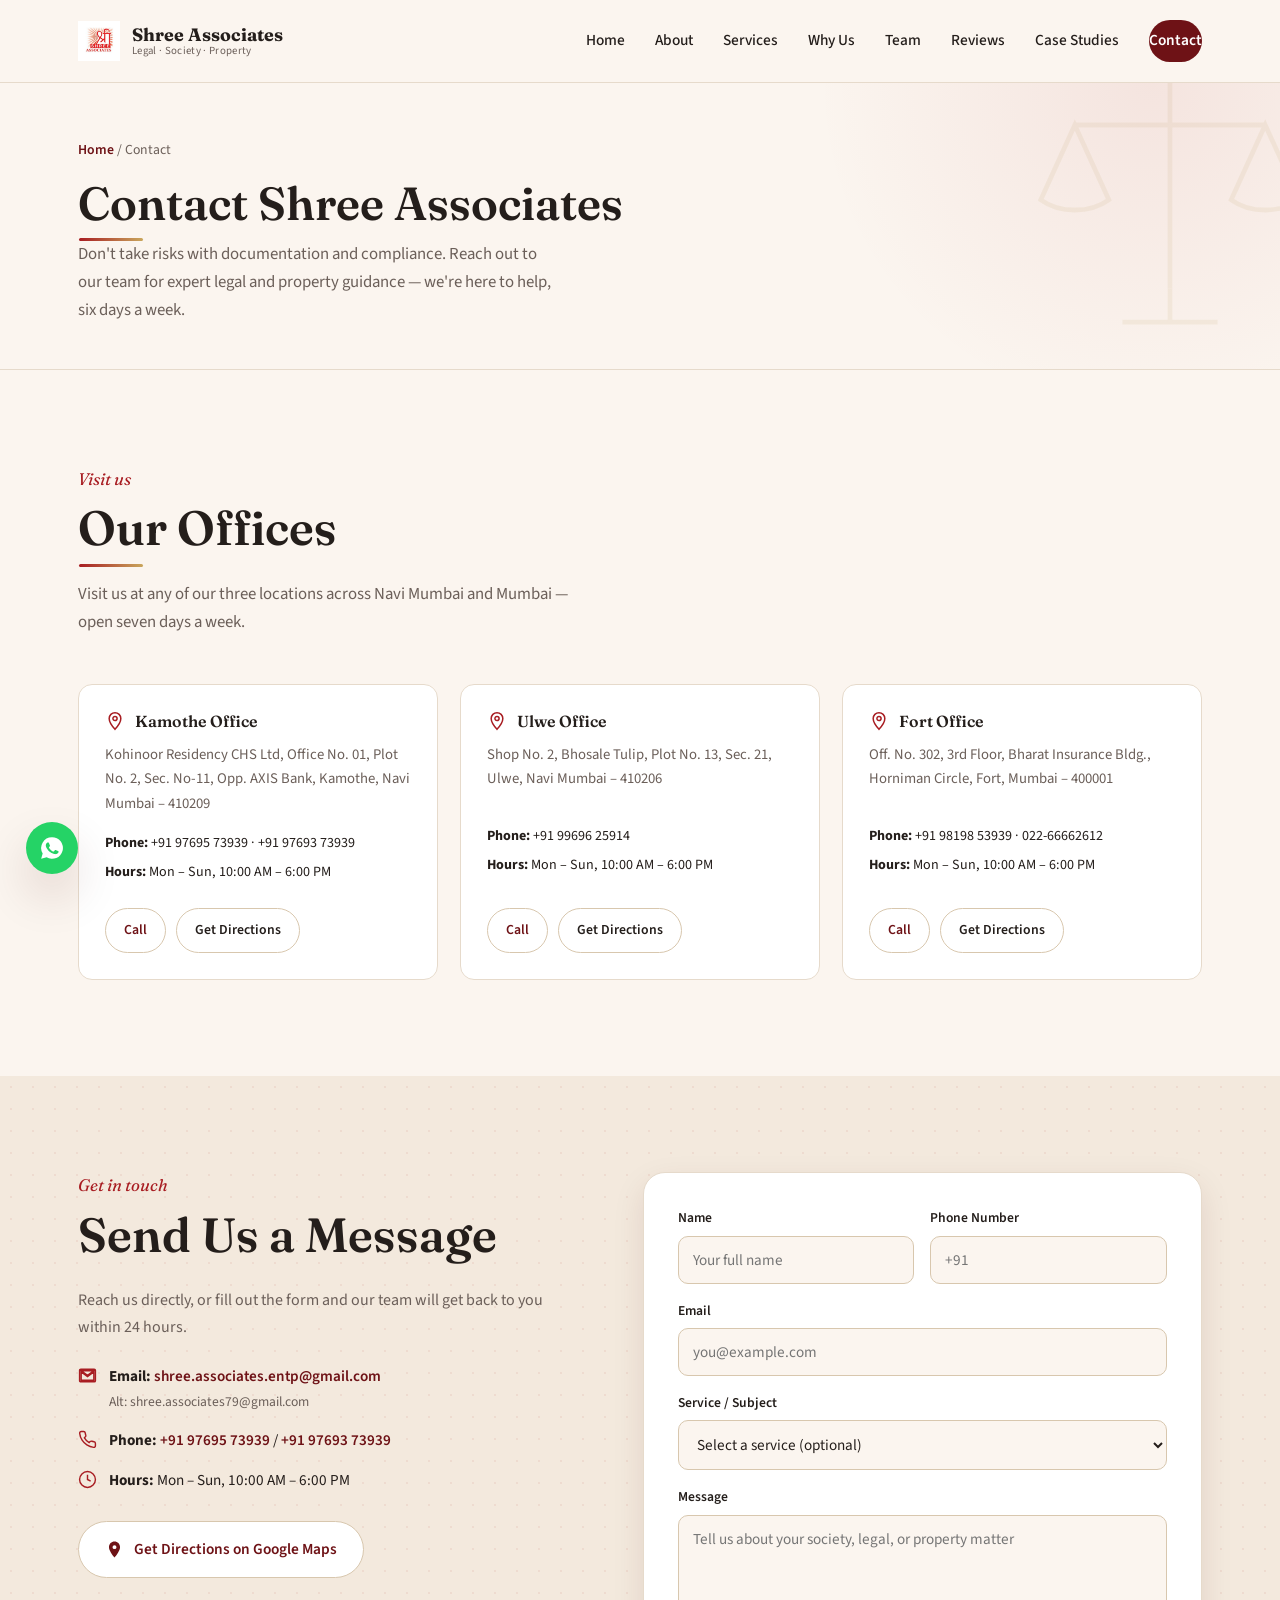
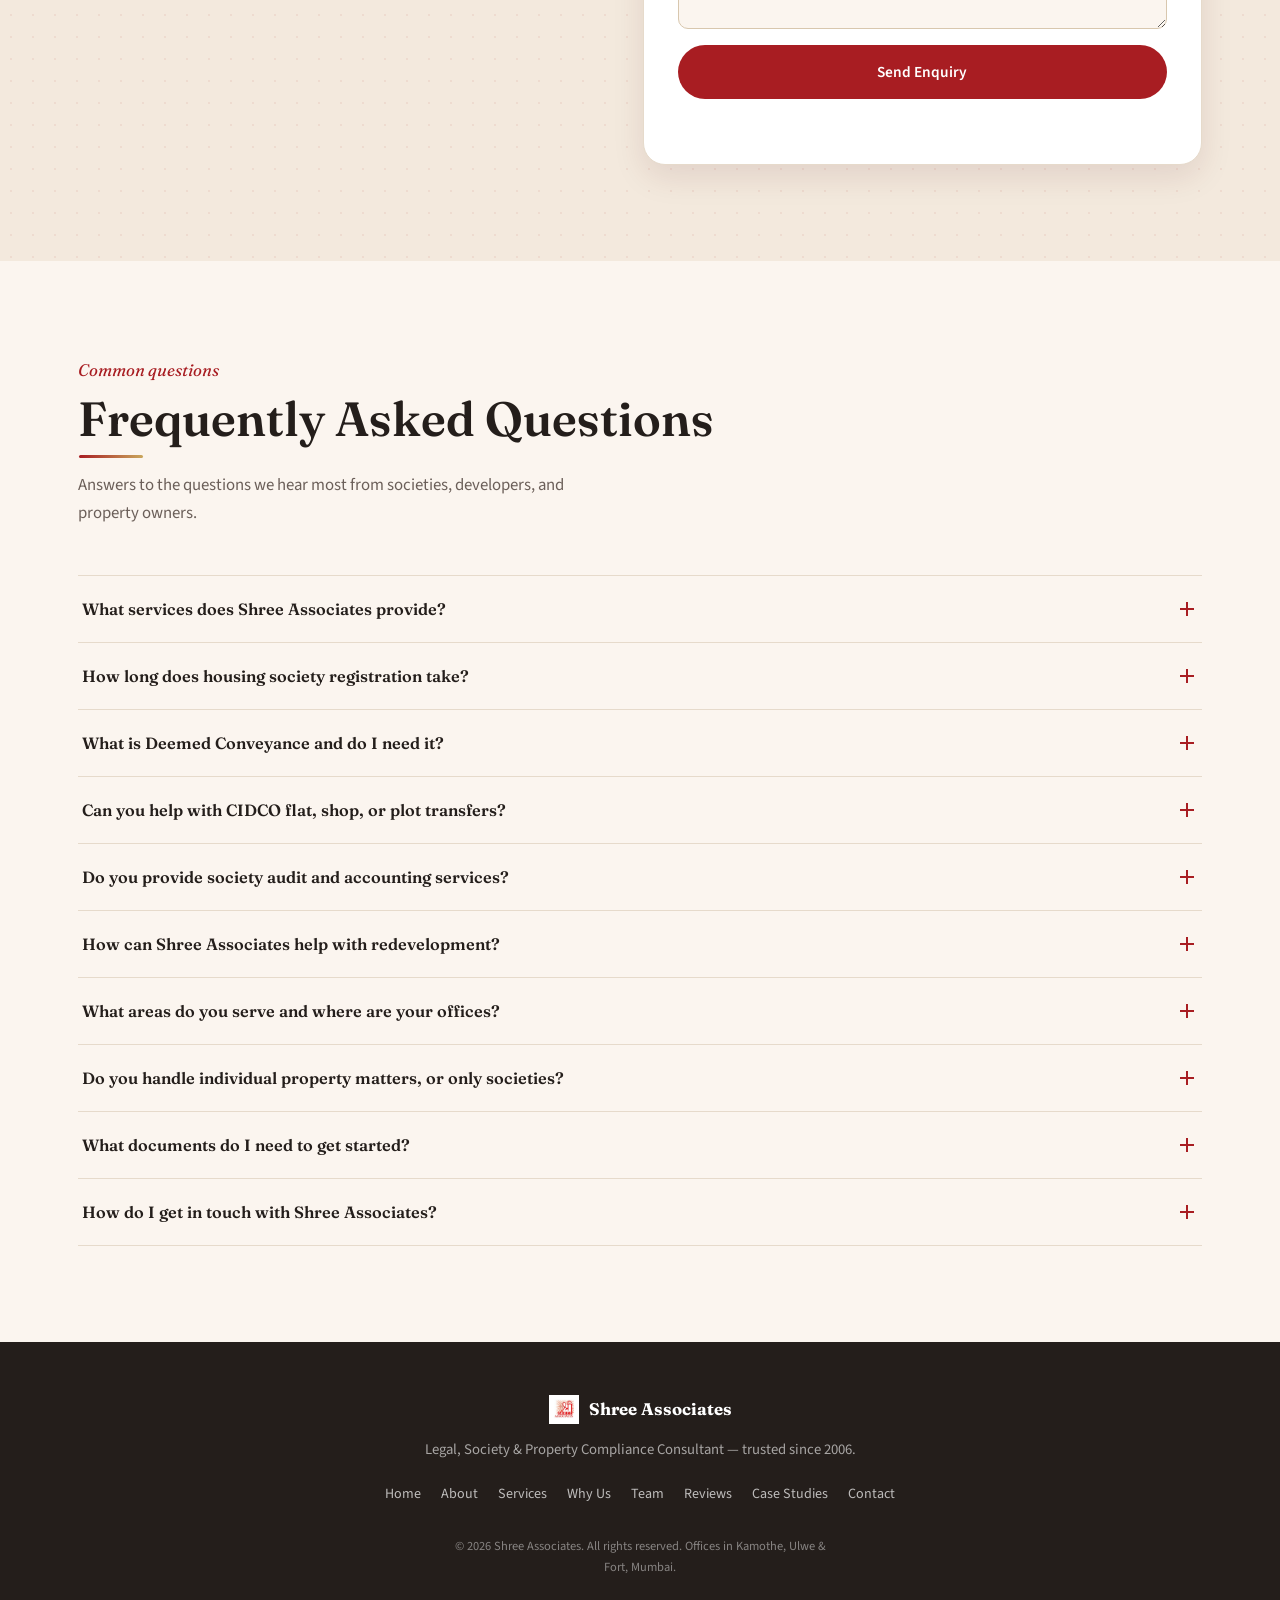
<file: frontend/contact.html>
<!DOCTYPE html>
<html lang="en">
<head>
<meta charset="UTF-8">
<meta name="viewport" content="width=device-width, initial-scale=1.0">
<title>Contact &amp; Offices | Shree Associates — Kamothe, Ulwe &amp; Fort</title>
<meta name="description" content="Contact Shree Associates: offices in Kamothe, Ulwe and Fort (Mumbai), phone numbers, email, working hours, Google Maps directions, and an enquiry form.">
<link rel="icon" href="images/logo.jpeg">
<link rel="preconnect" href="https://fonts.googleapis.com">
<link rel="preconnect" href="https://fonts.gstatic.com" crossorigin>
<link href="https://fonts.googleapis.com/css2?family=Fraunces:ital,opsz,wght@0,9..144,500;0,9..144,600;0,9..144,700;1,9..144,500&amp;family=Source+Sans+3:wght@400;500;600;700&amp;display=swap" rel="stylesheet">
<link rel="stylesheet" href="css/style.css">
</head>
<body data-page="contact">

<a href="#main-content" class="visually-hidden-focusable">Skip to content</a>

<header class="site-header" id="siteHeader"></header>

<main id="main-content">

  <section class="page-banner">
    <div class="container">
      <p class="breadcrumb"><a href="index.html">Home</a> / Contact</p>
      <h1>Contact Shree Associates</h1>
      <p class="page-banner-lede">Don't take risks with documentation and compliance. Reach out to our team for expert legal and property guidance — we're here to help, six days a week.</p>
    </div>
  </section>

  <!-- ============================= OFFICES ============================= -->
  <section class="section">
    <div class="container">
      <div class="section-head fade-in">
        <p class="kicker">Visit us</p>
        <h2>Our Offices</h2>
        <p>Visit us at any of our three locations across Navi Mumbai and Mumbai — open seven days a week.</p>
      </div>

      <div class="office-grid">
        <div class="office-card fade-in">
          <h4><svg viewBox="0 0 24 24" fill="none" stroke="currentColor" stroke-width="1.8"><path d="M12 2C8.13 2 5 5.13 5 9c0 5.25 7 13 7 13s7-7.75 7-13c0-3.87-3.13-7-7-7Zm0 9.5A2.5 2.5 0 1 1 12 6.5a2.5 2.5 0 0 1 0 5Z"/></svg>Kamothe Office</h4>
          <p class="office-address">Kohinoor Residency CHS Ltd, Office No. 01, Plot No. 2, Sec. No-11, Opp. AXIS Bank, Kamothe, Navi Mumbai – 410209</p>
          <div class="office-meta">
            <div><strong>Phone:</strong> <a href="tel:+919769573939">+91 97695 73939</a> · <a href="tel:+919769373939">+91 97693 73939</a></div>
            <div><strong>Hours:</strong> Mon – Sun, 10:00 AM – 6:00 PM</div>
          </div>
          <div class="office-actions">
            <a href="tel:+919769573939" class="btn btn-secondary btn-sm ripple">Call</a>
            <a href="https://maps.app.goo.gl/RSpfndnPwmnnkJVf8" target="_blank" rel="noopener" class="btn btn-ghost btn-sm ripple">Get Directions</a>
          </div>
        </div>

        <div class="office-card fade-in">
          <h4><svg viewBox="0 0 24 24" fill="none" stroke="currentColor" stroke-width="1.8"><path d="M12 2C8.13 2 5 5.13 5 9c0 5.25 7 13 7 13s7-7.75 7-13c0-3.87-3.13-7-7-7Zm0 9.5A2.5 2.5 0 1 1 12 6.5a2.5 2.5 0 0 1 0 5Z"/></svg>Ulwe Office</h4>
          <p class="office-address">Shop No. 2, Bhosale Tulip, Plot No. 13, Sec. 21, Ulwe, Navi Mumbai – 410206</p>
          <div class="office-meta">
            <div><strong>Phone:</strong> <a href="tel:+919969625914">+91 99696 25914</a></div>
            <div><strong>Hours:</strong> Mon – Sun, 10:00 AM – 6:00 PM</div>
          </div>
          <div class="office-actions">
            <a href="tel:+919969625914" class="btn btn-secondary btn-sm ripple">Call</a>
            <a href="https://www.google.com/maps/search/?api=1&amp;query=Shree+Associates+Ulwe+Navi+Mumbai" target="_blank" rel="noopener" class="btn btn-ghost btn-sm ripple">Get Directions</a>
          </div>
        </div>

        <div class="office-card fade-in">
          <h4><svg viewBox="0 0 24 24" fill="none" stroke="currentColor" stroke-width="1.8"><path d="M12 2C8.13 2 5 5.13 5 9c0 5.25 7 13 7 13s7-7.75 7-13c0-3.87-3.13-7-7-7Zm0 9.5A2.5 2.5 0 1 1 12 6.5a2.5 2.5 0 0 1 0 5Z"/></svg>Fort Office</h4>
          <p class="office-address">Off. No. 302, 3rd Floor, Bharat Insurance Bldg., Horniman Circle, Fort, Mumbai – 400001</p>
          <div class="office-meta">
            <div><strong>Phone:</strong> <a href="tel:+919819853939">+91 98198 53939</a> · <a href="tel:02266662612">022-66662612</a></div>
            <div><strong>Hours:</strong> Mon – Sun, 10:00 AM – 6:00 PM</div>
          </div>
          <div class="office-actions">
            <a href="tel:+919819853939" class="btn btn-secondary btn-sm ripple">Call</a>
            <a href="https://www.google.com/maps/search/?api=1&amp;query=Shree+Associates+Fort+Mumbai" target="_blank" rel="noopener" class="btn btn-ghost btn-sm ripple">Get Directions</a>
          </div>
        </div>
      </div>
    </div>
  </section>

  <!-- ============================= CONTACT DETAILS + FORM ============================= -->
  <section class="section section-alt" id="contact-form">
    <div class="container">
      <div class="contact-grid">
        <div class="fade-in">
          <p class="kicker">Get in touch</p>
          <h2>Send Us a Message</h2>
          <p>Reach us directly, or fill out the form and our team will get back to you within 24 hours.</p>

          <ul class="contact-details">
            <li><svg viewBox="0 0 24 24" fill="none" stroke="currentColor" stroke-width="1.8"><path d="M2 5.5A1.5 1.5 0 0 1 3.5 4h17A1.5 1.5 0 0 1 22 5.5v13a1.5 1.5 0 0 1-1.5 1.5h-17A1.5 1.5 0 0 1 2 18.5v-13Zm2.2.5 7.8 5.7 7.8-5.7H4.2ZM4 7.6V18h16V7.6l-8 5.8-8-5.8Z"/></svg><span><strong>Email:</strong> <a href="mailto:shree.associates.entp@gmail.com">shree.associates.entp@gmail.com</a><br><span style="font-size:0.85rem;color:var(--slate);">Alt: shree.associates79@gmail.com</span></span></li>
            <li><svg viewBox="0 0 24 24" fill="none" stroke="currentColor" stroke-width="1.8"><path d="M22 16.92v3a2 2 0 0 1-2.18 2 19.79 19.79 0 0 1-8.63-3.07 19.5 19.5 0 0 1-6-6 19.79 19.79 0 0 1-3.07-8.67A2 2 0 0 1 4.11 2h3a2 2 0 0 1 2 1.72c.127.96.361 1.903.7 2.81a2 2 0 0 1-.45 2.11L8.09 9.91a16 16 0 0 0 6 6l1.27-1.27a2 2 0 0 1 2.11-.45c.907.339 1.85.573 2.81.7A2 2 0 0 1 22 16.92Z"/></svg><span><strong>Phone:</strong> <a href="tel:+919769573939">+91 97695 73939</a> / <a href="tel:+919769373939">+91 97693 73939</a></span></li>
            <li><svg viewBox="0 0 24 24" fill="none" stroke="currentColor" stroke-width="1.8"><circle cx="12" cy="12" r="10"/><path d="M12 6v6l4 2"/></svg><span><strong>Hours:</strong> Mon – Sun, 10:00 AM – 6:00 PM</span></li>
          </ul>

          <a href="https://maps.app.goo.gl/RSpfndnPwmnnkJVf8" target="_blank" rel="noopener" class="btn btn-secondary ripple">
            <svg viewBox="0 0 24 24" class="btn-icon" aria-hidden="true"><path fill="currentColor" d="M12 2C8.13 2 5 5.13 5 9c0 5.25 7 13 7 13s7-7.75 7-13c0-3.87-3.13-7-7-7Zm0 9.5A2.5 2.5 0 1 1 12 6.5a2.5 2.5 0 0 1 0 5Z"/></svg>
            <span>Get Directions on Google Maps</span>
          </a>
        </div>

        <form class="contact-form fade-in" id="contactForm" novalidate>
          <!-- Honeypot anti-spam field: hidden from real users via CSS (.hp-field), left
               empty by them, but bots that auto-fill every field tend to fill it in. -->
          <label class="hp-field" aria-hidden="true">
            <span>Website</span>
            <input type="text" name="website" tabindex="-1" autocomplete="off">
          </label>
          <div class="form-row">
            <label>
              <span>Name</span>
              <input type="text" name="name" placeholder="Your full name" required>
            </label>
            <label>
              <span>Phone Number</span>
              <input type="tel" name="phone" placeholder="+91 " required>
            </label>
          </div>
          <label>
            <span>Email</span>
            <input type="email" name="email" placeholder="you@example.com" required>
          </label>
          <label>
            <span>Service / Subject</span>
            <select name="service" id="serviceSelect">
              <option value="">Select a service (optional)</option>
              <option value="Society Registration">Society Registration</option>
              <option value="Society Audit &amp; Accounting">Society Audit &amp; Accounting</option>
              <option value="Conveyance / Deemed Conveyance">Conveyance / Deemed Conveyance</option>
              <option value="CIDCO Flat / Plot Transfer">CIDCO Flat / Plot Transfer</option>
              <option value="Property Registration / Leave &amp; License">Property Registration / Leave &amp; License</option>
              <option value="Legal Services (Civil / Criminal / Consumer)">Legal Services (Civil / Criminal / Consumer)</option>
              <option value="Redevelopment Consultancy">Redevelopment Consultancy</option>
              <option value="Other">Other</option>
            </select>
          </label>
          <label>
            <span>Message</span>
            <textarea name="message" rows="4" placeholder="Tell us about your society, legal, or property matter" required></textarea>
          </label>
          <button type="submit" class="btn btn-primary ripple full-width" id="submitBtn">
            <span>Send Enquiry</span>
          </button>
          <p class="form-note" id="formNote" role="status" aria-live="polite"></p>
        </form>
      </div>
    </div>
  </section>

  <!-- ============================= FAQ ============================= -->
  <section class="section" id="faq">
    <div class="container">
      <div class="section-head fade-in">
        <p class="kicker">Common questions</p>
        <h2>Frequently Asked Questions</h2>
        <p>Answers to the questions we hear most from societies, developers, and property owners.</p>
      </div>
      <div class="accordion" id="accordion"><!-- populated by main.js from faqData --></div>
    </div>
  </section>

</main>

<footer class="site-footer" id="siteFooter"></footer>
<div id="siteWidgets"></div>

<script src="js/partials.js"></script>
<script src="js/main.js"></script>
</body>
</html>
</file>
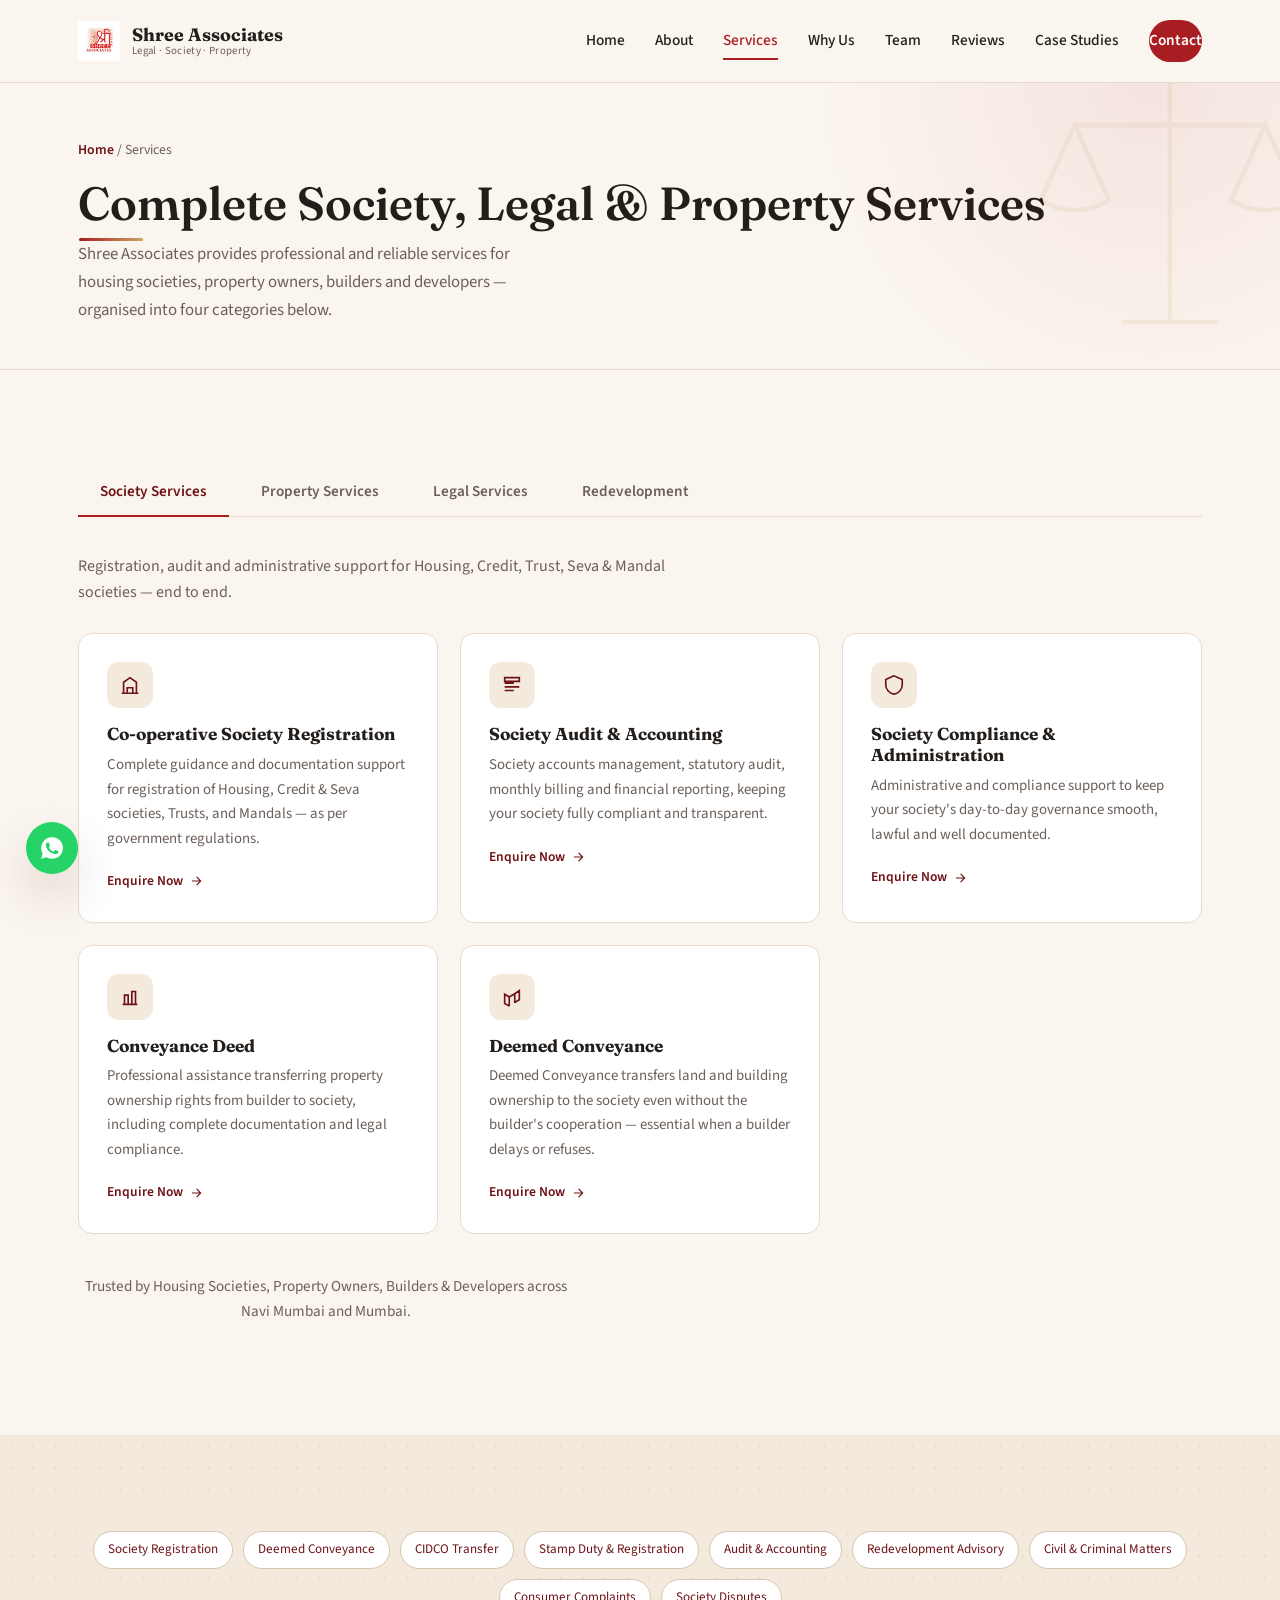
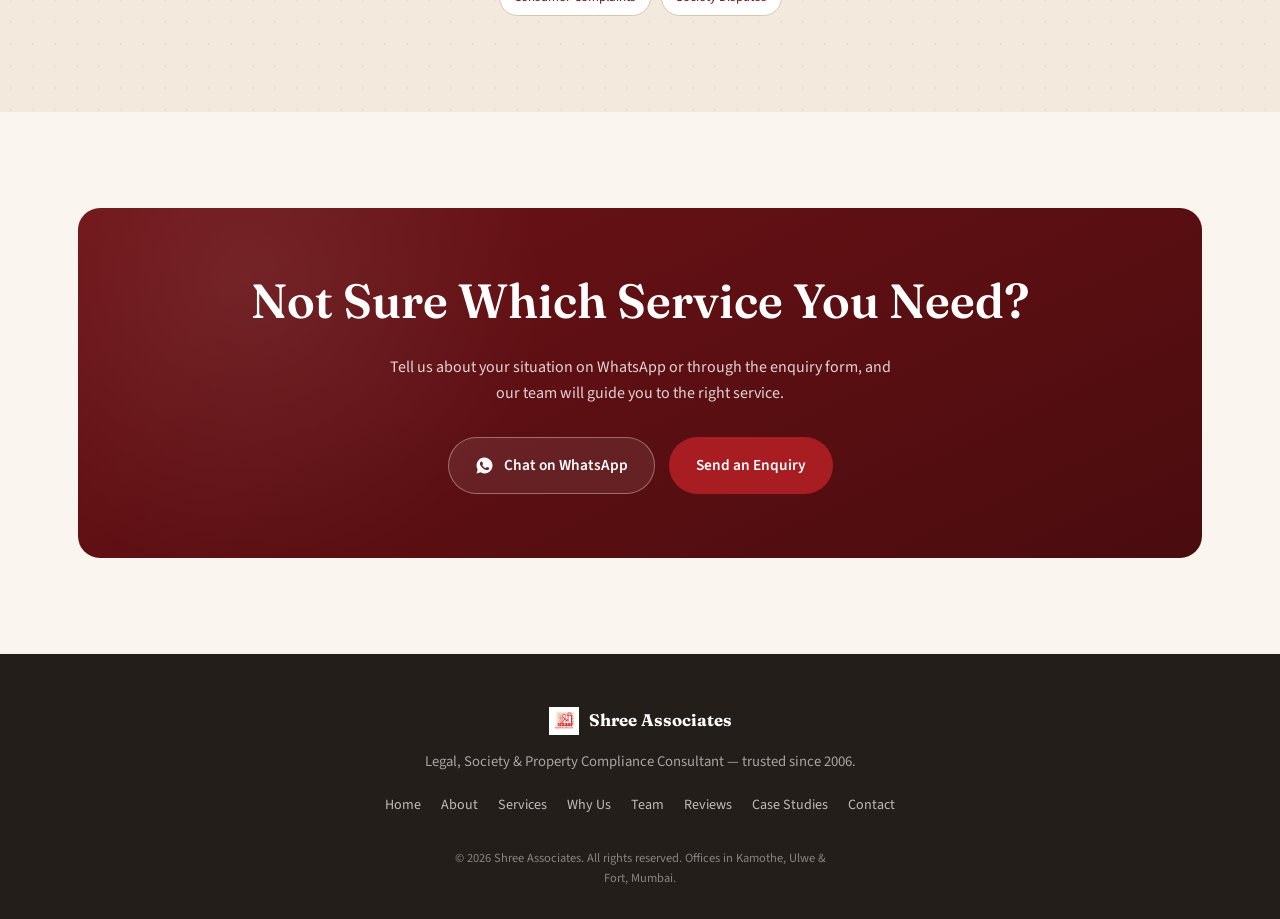
<file: frontend/services.html>
<!DOCTYPE html>
<html lang="en">
<head>
<meta charset="UTF-8">
<meta name="viewport" content="width=device-width, initial-scale=1.0">
<title>Services | Shree Associates — Society Registration, Conveyance, CIDCO, Legal &amp; Redevelopment</title>
<meta name="description" content="Complete society, legal and property services from Shree Associates: society registration, audit &amp; accounting, conveyance &amp; deemed conveyance, CIDCO transfer, legal services, and redevelopment consultancy.">
<link rel="icon" href="images/logo.jpeg">
<link rel="preconnect" href="https://fonts.googleapis.com">
<link rel="preconnect" href="https://fonts.gstatic.com" crossorigin>
<link href="https://fonts.googleapis.com/css2?family=Fraunces:ital,opsz,wght@0,9..144,500;0,9..144,600;0,9..144,700;1,9..144,500&amp;family=Source+Sans+3:wght@400;500;600;700&amp;display=swap" rel="stylesheet">
<link rel="stylesheet" href="css/style.css">
</head>
<body data-page="services">

<a href="#main-content" class="visually-hidden-focusable">Skip to content</a>

<header class="site-header" id="siteHeader"></header>

<main id="main-content">

  <section class="page-banner">
    <div class="container">
      <p class="breadcrumb"><a href="index.html">Home</a> / Services</p>
      <h1>Complete Society, Legal &amp; Property Services</h1>
      <p class="page-banner-lede">Shree Associates provides professional and reliable services for housing societies, property owners, builders and developers — organised into four categories below.</p>
    </div>
  </section>

  <section class="section">
    <div class="container">

      <div class="service-tabs" id="serviceTabs" role="tablist" aria-label="Service categories">
        <button class="service-tab active" data-tab="society" role="tab" aria-selected="true">Society Services</button>
        <button class="service-tab" data-tab="property" role="tab" aria-selected="false">Property Services</button>
        <button class="service-tab" data-tab="legal" role="tab" aria-selected="false">Legal Services</button>
        <button class="service-tab" data-tab="redevelopment" role="tab" aria-selected="false">Redevelopment</button>
      </div>

      <div class="service-panels">

        <div class="service-panel active" data-panel="society" role="tabpanel">
          <p class="service-panel-lead">Registration, audit and administrative support for Housing, Credit, Trust, Seva &amp; Mandal societies — end to end.</p>
          <div class="service-grid">
            <div class="service-card">
              <div class="service-icon"><svg viewBox="0 0 24 24" fill="none" stroke="currentColor" stroke-width="1.8"><path d="M3 21h18M5 21V9l7-5 7 5v12M9 21v-6h6v6"/></svg></div>
              <h4>Co-operative Society Registration</h4>
              <p>Complete guidance and documentation support for registration of Housing, Credit &amp; Seva societies, Trusts, and Mandals — as per government regulations.</p>
              <a class="service-enquire" href="contact.html?service=Society%20Registration">Enquire Now <svg viewBox="0 0 24 24" fill="none" stroke="currentColor" stroke-width="2"><path d="M5 12h14M13 5l7 7-7 7"/></svg></a>
            </div>
            <div class="service-card">
              <div class="service-icon"><svg viewBox="0 0 24 24" fill="none" stroke="currentColor" stroke-width="1.8"><path d="M4 4h16v4H4zM4 10h10M4 14h16M4 18h10"/></svg></div>
              <h4>Society Audit &amp; Accounting</h4>
              <p>Society accounts management, statutory audit, monthly billing and financial reporting, keeping your society fully compliant and transparent.</p>
              <a class="service-enquire" href="contact.html?service=Society%20Audit%20%26%20Accounting">Enquire Now <svg viewBox="0 0 24 24" fill="none" stroke="currentColor" stroke-width="2"><path d="M5 12h14M13 5l7 7-7 7"/></svg></a>
            </div>
            <div class="service-card">
              <div class="service-icon"><svg viewBox="0 0 24 24" fill="none" stroke="currentColor" stroke-width="1.8"><path d="M12 2 3 6v6c0 5 4 9 9 10 5-1 9-5 9-10V6l-9-4Z"/></svg></div>
              <h4>Society Compliance &amp; Administration</h4>
              <p>Administrative and compliance support to keep your society's day-to-day governance smooth, lawful and well documented.</p>
              <a class="service-enquire" href="contact.html?service=Other">Enquire Now <svg viewBox="0 0 24 24" fill="none" stroke="currentColor" stroke-width="2"><path d="M5 12h14M13 5l7 7-7 7"/></svg></a>
            </div>
            <div class="service-card">
              <div class="service-icon"><svg viewBox="0 0 24 24" fill="none" stroke="currentColor" stroke-width="1.8"><path d="M4 20h16M6 20V10h4v10M14 20V6h4v14"/></svg></div>
              <h4>Conveyance Deed</h4>
              <p>Professional assistance transferring property ownership rights from builder to society, including complete documentation and legal compliance.</p>
              <a class="service-enquire" href="contact.html?service=Conveyance%20%2F%20Deemed%20Conveyance">Enquire Now <svg viewBox="0 0 24 24" fill="none" stroke="currentColor" stroke-width="2"><path d="M5 12h14M13 5l7 7-7 7"/></svg></a>
            </div>
            <div class="service-card">
              <div class="service-icon"><svg viewBox="0 0 24 24" fill="none" stroke="currentColor" stroke-width="1.8"><path d="M9 12 4 9v10l5 3M9 12l6-3.5M9 12v10M15 8.5 20 5v10l-5 3M15 8.5v10"/></svg></div>
              <h4>Deemed Conveyance</h4>
              <p>Deemed Conveyance transfers land and building ownership to the society even without the builder's cooperation — essential when a builder delays or refuses.</p>
              <a class="service-enquire" href="contact.html?service=Conveyance%20%2F%20Deemed%20Conveyance">Enquire Now <svg viewBox="0 0 24 24" fill="none" stroke="currentColor" stroke-width="2"><path d="M5 12h14M13 5l7 7-7 7"/></svg></a>
            </div>
          </div>
        </div>

        <div class="service-panel" data-panel="property" role="tabpanel" hidden>
          <p class="service-panel-lead">Transfers, registration and documentation support for CIDCO flats, plots, and leased or licensed property.</p>
          <div class="service-grid">
            <div class="service-card">
              <div class="service-icon"><svg viewBox="0 0 24 24" fill="none" stroke="currentColor" stroke-width="1.8"><path d="M3 9.5 12 3l9 6.5M5 10v10h14V10M9 20v-6h6v6"/></svg></div>
              <h4>CIDCO Flat Transfer</h4>
              <p>Complete CIDCO transfer process for flats, including lease matters, NOC, documentation and mortgage clearance for a smooth, legally sound transfer.</p>
              <a class="service-enquire" href="contact.html?service=CIDCO%20Flat%20%2F%20Plot%20Transfer">Enquire Now <svg viewBox="0 0 24 24" fill="none" stroke="currentColor" stroke-width="2"><path d="M5 12h14M13 5l7 7-7 7"/></svg></a>
            </div>
            <div class="service-card">
              <div class="service-icon"><svg viewBox="0 0 24 24" fill="none" stroke="currentColor" stroke-width="1.8"><path d="M3 3h18v18H3zM3 9h18M9 21V9"/></svg></div>
              <h4>CIDCO Plot Transfer</h4>
              <p>Guidance and processing support for CIDCO plot and shop transfers, including lease and NOC matters, handled end to end.</p>
              <a class="service-enquire" href="contact.html?service=CIDCO%20Flat%20%2F%20Plot%20Transfer">Enquire Now <svg viewBox="0 0 24 24" fill="none" stroke="currentColor" stroke-width="2"><path d="M5 12h14M13 5l7 7-7 7"/></svg></a>
            </div>
            <div class="service-card">
              <div class="service-icon"><svg viewBox="0 0 24 24" fill="none" stroke="currentColor" stroke-width="1.8"><path d="M6 2h9l3 3v17H6zM15 2v3h3M9 12h6M9 16h6"/></svg></div>
              <h4>Property Registration &amp; Documentation</h4>
              <p>Stamp duty &amp; registration assistance for lease deeds, leave &amp; license, and flat or shop registration — with complete legal documentation.</p>
              <a class="service-enquire" href="contact.html?service=Property%20Registration%20%2F%20Leave%20%26%20License">Enquire Now <svg viewBox="0 0 24 24" fill="none" stroke="currentColor" stroke-width="2"><path d="M5 12h14M13 5l7 7-7 7"/></svg></a>
            </div>
            <div class="service-card">
              <div class="service-icon"><svg viewBox="0 0 24 24" fill="none" stroke="currentColor" stroke-width="1.8"><path d="M4 21V8l8-5 8 5v13M4 21h16M10 21v-6h4v6"/></svg></div>
              <h4>Leave &amp; License Registration</h4>
              <p>End-to-end registration support for leave &amp; license agreements, ensuring compliance and legal protection for both parties.</p>
              <a class="service-enquire" href="contact.html?service=Property%20Registration%20%2F%20Leave%20%26%20License">Enquire Now <svg viewBox="0 0 24 24" fill="none" stroke="currentColor" stroke-width="2"><path d="M5 12h14M13 5l7 7-7 7"/></svg></a>
            </div>
          </div>
        </div>

        <div class="service-panel" data-panel="legal" role="tabpanel" hidden>
          <p class="service-panel-lead">Advisory and representation across civil, criminal, consumer and co-operative society legal matters.</p>
          <div class="service-grid">
            <div class="service-card">
              <div class="service-icon"><svg viewBox="0 0 24 24" fill="none" stroke="currentColor" stroke-width="1.8"><path d="M12 3v18M5 8h14M7 8 4 15a3 3 0 0 0 6 0L7 8ZM17 8l-3 7a3 3 0 0 0 6 0l-3-7Z"/></svg></div>
              <h4>Civil Matters</h4>
              <p>Advisory and support for civil disputes affecting property owners, societies and individuals.</p>
              <a class="service-enquire" href="contact.html?service=Legal%20Services%20%28Civil%20%2F%20Criminal%20%2F%20Consumer%29">Enquire Now <svg viewBox="0 0 24 24" fill="none" stroke="currentColor" stroke-width="2"><path d="M5 12h14M13 5l7 7-7 7"/></svg></a>
            </div>
            <div class="service-card">
              <div class="service-icon"><svg viewBox="0 0 24 24" fill="none" stroke="currentColor" stroke-width="1.8"><path d="M12 2 4 6v6c0 5 3.5 9 8 10 4.5-1 8-5 8-10V6l-8-4Z"/></svg></div>
              <h4>Criminal Matters</h4>
              <p>Legal guidance and support for criminal matters connected to property and society disputes.</p>
              <a class="service-enquire" href="contact.html?service=Legal%20Services%20%28Civil%20%2F%20Criminal%20%2F%20Consumer%29">Enquire Now <svg viewBox="0 0 24 24" fill="none" stroke="currentColor" stroke-width="2"><path d="M5 12h14M13 5l7 7-7 7"/></svg></a>
            </div>
            <div class="service-card">
              <div class="service-icon"><svg viewBox="0 0 24 24" fill="none" stroke="currentColor" stroke-width="1.8"><path d="M4 4h16v13H8l-4 4V4Z"/></svg></div>
              <h4>Consumer Matters</h4>
              <p>Representation and advisory for consumer complaints relating to builders, developers and service providers.</p>
              <a class="service-enquire" href="contact.html?service=Legal%20Services%20%28Civil%20%2F%20Criminal%20%2F%20Consumer%29">Enquire Now <svg viewBox="0 0 24 24" fill="none" stroke="currentColor" stroke-width="2"><path d="M5 12h14M13 5l7 7-7 7"/></svg></a>
            </div>
            <div class="service-card">
              <div class="service-icon"><svg viewBox="0 0 24 24" fill="none" stroke="currentColor" stroke-width="1.8"><path d="M3 21h18M5 21V9l7-5 7 5v12M9 13h6M9 17h6"/></svg></div>
              <h4>Co-operative Society Legal Services</h4>
              <p>Legal support for disputes and matters specific to co-operative housing societies, from member issues to governance disputes.</p>
              <a class="service-enquire" href="contact.html?service=Legal%20Services%20%28Civil%20%2F%20Criminal%20%2F%20Consumer%29">Enquire Now <svg viewBox="0 0 24 24" fill="none" stroke="currentColor" stroke-width="2"><path d="M5 12h14M13 5l7 7-7 7"/></svg></a>
            </div>
            <div class="service-card">
              <div class="service-icon"><svg viewBox="0 0 24 24" fill="none" stroke="currentColor" stroke-width="1.8"><path d="M6 2h9l3 3v17H6zM15 2v3h3M9 12h6M9 16h6M9 8h2"/></svg></div>
              <h4>Legal Documentation</h4>
              <p>Drafting and vetting of legal documents and agreements to protect your interests and ensure compliance.</p>
              <a class="service-enquire" href="contact.html?service=Legal%20Services%20%28Civil%20%2F%20Criminal%20%2F%20Consumer%29">Enquire Now <svg viewBox="0 0 24 24" fill="none" stroke="currentColor" stroke-width="2"><path d="M5 12h14M13 5l7 7-7 7"/></svg></a>
            </div>
          </div>
        </div>

        <div class="service-panel" data-panel="redevelopment" role="tabpanel" hidden>
          <p class="service-panel-lead">Legal guidance for societies navigating redevelopment, developer agreements and PMC appointment.</p>
          <div class="service-grid">
            <div class="service-card">
              <div class="service-icon"><svg viewBox="0 0 24 24" fill="none" stroke="currentColor" stroke-width="1.8"><path d="M4 21V10l4-3 4 3v11M12 21V6l4-3 4 3v15M4 21h16"/></svg></div>
              <h4>Redevelopment Legal Consultancy</h4>
              <p>Legal guidance for redevelopment projects, developer agreements and PMC appointment — protecting member interests throughout.</p>
              <a class="service-enquire" href="contact.html?service=Redevelopment%20Consultancy">Enquire Now <svg viewBox="0 0 24 24" fill="none" stroke="currentColor" stroke-width="2"><path d="M5 12h14M13 5l7 7-7 7"/></svg></a>
            </div>
            <div class="service-card">
              <div class="service-icon"><svg viewBox="0 0 24 24" fill="none" stroke="currentColor" stroke-width="1.8"><path d="M4 3h16v18H4zM8 3v18M16 3v18M4 9h4M4 15h4M16 9h4M16 15h4"/></svg></div>
              <h4>Developer-Related Legal Guidance</h4>
              <p>Advisory support for societies reviewing and negotiating agreements with builders and developers.</p>
              <a class="service-enquire" href="contact.html?service=Redevelopment%20Consultancy">Enquire Now <svg viewBox="0 0 24 24" fill="none" stroke="currentColor" stroke-width="2"><path d="M5 12h14M13 5l7 7-7 7"/></svg></a>
            </div>
            <div class="service-card">
              <div class="service-icon"><svg viewBox="0 0 24 24" fill="none" stroke="currentColor" stroke-width="1.8"><path d="M12 2v6M12 22v-6M4.9 4.9l4.2 4.2M19.1 19.1l-4.2-4.2M4.9 19.1l4.2-4.2M19.1 4.9l-4.2 4.2"/></svg></div>
              <h4>PMC Advisory</h4>
              <p>Guidance on appointing and working with a Project Management Consultant (PMC) where supported by your society's requirements.</p>
              <a class="service-enquire" href="contact.html?service=Redevelopment%20Consultancy">Enquire Now <svg viewBox="0 0 24 24" fill="none" stroke="currentColor" stroke-width="2"><path d="M5 12h14M13 5l7 7-7 7"/></svg></a>
            </div>
          </div>
        </div>

      </div>

      <p style="text-align:center; margin-top:40px; color:var(--slate); font-size:0.95rem;">Trusted by Housing Societies, Property Owners, Builders &amp; Developers across Navi Mumbai and Mumbai.</p>
    </div>
  </section>

  <section class="section section-alt">
    <div class="container">
      <div class="chip-row" style="display:flex; flex-wrap:wrap; gap:10px; justify-content:center;">
        <span class="credential">Society Registration</span>
        <span class="credential">Deemed Conveyance</span>
        <span class="credential">CIDCO Transfer</span>
        <span class="credential">Stamp Duty &amp; Registration</span>
        <span class="credential">Audit &amp; Accounting</span>
        <span class="credential">Redevelopment Advisory</span>
        <span class="credential">Civil &amp; Criminal Matters</span>
        <span class="credential">Consumer Complaints</span>
        <span class="credential">Society Disputes</span>
      </div>
    </div>
  </section>

  <section class="section">
    <div class="container">
      <div class="final-cta fade-in">
        <h2>Not Sure Which Service You Need?</h2>
        <p>Tell us about your situation on WhatsApp or through the enquiry form, and our team will guide you to the right service.</p>
        <div class="final-actions">
          <a href="#" class="btn btn-on-dark ripple" data-whatsapp data-wa-service="general enquiry">
            <svg viewBox="0 0 24 24" class="btn-icon" aria-hidden="true"><path fill="currentColor" d="M12 2a10 10 0 0 0-8.6 15.1L2 22l5.05-1.36A10 10 0 1 0 12 2Zm5.6 14.3c-.24.66-1.4 1.27-1.93 1.32-.5.05-1.02.24-3.4-.72-2.87-1.17-4.7-4.05-4.85-4.24-.14-.19-1.16-1.54-1.16-2.94 0-1.4.73-2.08 1-2.36.26-.28.57-.35.76-.35h.55c.18 0 .43-.03.66.5.24.57.8 1.98.87 2.12.07.15.12.32.02.5-.1.2-.15.32-.3.5-.15.17-.3.38-.44.51-.15.14-.3.3-.13.6.17.3.75 1.24 1.62 2.01 1.12.99 2.05 1.3 2.35 1.45.3.14.47.12.65-.08.17-.2.74-.86.94-1.16.2-.3.4-.24.66-.15.27.1 1.7.8 2 .95.28.14.47.21.54.33.07.13.07.72-.16 1.38Z"/></svg>
            <span>Chat on WhatsApp</span>
          </a>
          <a href="contact.html" class="btn btn-primary ripple"><span>Send an Enquiry</span></a>
        </div>
      </div>
    </div>
  </section>

</main>

<footer class="site-footer" id="siteFooter"></footer>
<div id="siteWidgets"></div>

<script src="js/partials.js"></script>
<script src="js/main.js"></script>
</body>
</html>
</file>
<file: css/style.css>
/* ==========================================================================
   SHREE ASSOCIATES — Legal, Society & Property Compliance Consultant
   Design system derived from the company mark: deep signal red on paper,
   read here as a document/registry language — seals, ledgers, folios —
   rather than a generic SaaS card kit.
   ========================================================================== */

:root{
  /* ---- Color: pulled from the logo (red family) + a brass accent for
     certificates/seals, and a warm paper ground instead of stark white ---- */
  --red:        #A81D22;   /* primary, from the logo mark            */
  --red-deep:   #6E1216;   /* dark red / maroon for grounded panels  */
  --red-ink:    #4A0C0F;   /* deepest, for text-on-red edge cases    */
  --brass:      #A6832F;   /* seal / accent — used sparingly         */
  --brass-soft: #C9A65C;
  --ink:        #241E1B;   /* near-black, warm                       */
  --slate:      #6B5F59;   /* secondary text                         */
  --paper:      #FFFFFF;
  --parchment:  #FBF5EF;   /* warm off-white background              */
  --parchment-deep:#F3E9DD;
  --line:       #E6DACB;   /* hairline border, warm                  */
  --line-strong:#D8C7AE;

  --font-display: 'Fraunces', 'Georgia', serif;
  --font-body:    'Source Sans 3', 'Segoe UI', sans-serif;

  --radius-lg: 22px;
  --radius-md: 14px;
  --radius-sm: 8px;
  --shadow-soft: 0 12px 32px rgba(74,12,15,0.10);
  --shadow-card: 0 22px 48px rgba(74,12,15,0.14);
  --ease: cubic-bezier(.22,.68,0,1);
  --max: 1180px;
}

*,*::before,*::after{ box-sizing:border-box; }
html{ scroll-behavior:smooth; }
@media (prefers-reduced-motion: reduce){
  html{ scroll-behavior:auto; }
  *{ animation-duration:0.001ms !important; animation-iteration-count:1 !important; transition-duration:0.001ms !important; scroll-behavior:auto !important; }
}

body{
  margin:0;
  background: var(--parchment);
  color: var(--ink);
  font-family: var(--font-body);
  line-height:1.65;
  -webkit-font-smoothing:antialiased;
}

img,svg{ display:block; max-width:100%; }
a{ color:inherit; text-decoration:none; }
ul{ margin:0; padding:0; list-style:none; }
button{ font-family:inherit; }

h1,h2,h3,h4{
  font-family: var(--font-display);
  font-weight:600;
  margin:0 0 0.5em;
  line-height:1.2;
  color: var(--ink);
}
h2{ font-size: clamp(1.9rem, 2.6vw + 1rem, 3rem); font-weight:600; }
h3{ font-size: clamp(1.25rem, 1vw + 1rem, 1.55rem); }
p{ margin:0 0 1em; max-width: 62ch; color: var(--slate); }

.container{ max-width: var(--max); margin:0 auto; padding:0 28px; }

:focus-visible{ outline: 3px solid var(--brass); outline-offset:3px; border-radius:4px; }

.visually-hidden-focusable{
  position:absolute; left:-9999px; top:auto;
  background: var(--red); color:var(--paper); padding:10px 18px; border-radius:8px; z-index:999;
}
.visually-hidden-focusable:focus{ left:16px; top:16px; }

/* Section rhythm ------------------------------------------------------- */
.section{ padding: 96px 0; position:relative; }
.section-tight{ padding: 64px 0; }
.section-alt{ background: var(--parchment-deep); }
.section-head{ max-width: 640px; margin-bottom: 48px; }
.section-head p{ font-size:1.05rem; }
.kicker{
  font-family: var(--font-display);
  font-style: italic;
  color: var(--red);
  font-size: 1.05rem;
  margin: 0 0 6px;
}

/* Seal motif: a recurring registry-stamp device used once per section
   as the "one bold thing" rather than repeated on every card ---------- */
.seal{
  width: 64px; height:64px; border-radius:50%;
  border: 2px solid var(--brass);
  display:flex; align-items:center; justify-content:center;
  position: relative; flex-shrink:0;
}
.seal::before{
  content:''; position:absolute; inset:6px; border-radius:50%;
  border: 1px dashed var(--brass-soft);
}
.seal svg{ width:26px; height:26px; }

/* ==========================================================================
   HEADER
   ========================================================================== */
.site-header{
  position:sticky; top:0; z-index:200;
  background: rgba(251,245,239,0.92);
  backdrop-filter: blur(10px);
  border-bottom: 1px solid var(--line);
  transition: box-shadow .3s var(--ease), background .3s var(--ease);
}
.site-header.scrolled{ box-shadow: var(--shadow-soft); background: rgba(251,245,239,0.98); }
.header-inner{ display:flex; align-items:center; justify-content:space-between; height:82px; gap:20px; }

.brand{ display:flex; align-items:center; gap:12px; }
.brand-mark{ width:42px; height:42px; object-fit:contain; flex-shrink:0; }
.brand-text{ display:flex; flex-direction:column; line-height:1.1; }
.brand-name{ font-family:var(--font-display); font-weight:700; font-size:1.12rem; color:var(--ink); }
.brand-sub{ font-size:0.68rem; letter-spacing:0.03em; color:var(--slate); }

.nav{ display:flex; align-items:center; gap:30px; font-size:0.96rem; font-weight:500; }
.nav a{ position:relative; padding:8px 0; color:var(--ink); transition: color .2s var(--ease); }
.nav a:not(.nav-cta)::after{
  content:''; position:absolute; left:0; right:0; bottom:2px; height:2px;
  background: var(--red); transform: scaleX(0); transform-origin:left;
  transition: transform .25s var(--ease);
}
.nav a:not(.nav-cta):hover::after,
.nav a:not(.nav-cta).active::after{ transform: scaleX(1); }
.nav a:not(.nav-cta).active{ color: var(--red); }

.nav-cta{
  background: var(--red); color:var(--paper) !important;
  padding: 11px 20px; border-radius: 999px; font-weight:600;
  transition: transform .2s var(--ease), background .2s var(--ease), box-shadow .2s var(--ease);
}
.nav-cta:hover{ background: var(--red-deep); transform: translateY(-2px); box-shadow: var(--shadow-soft); }
.nav-cta.active{ background: var(--red-deep); }

.nav-toggle{ display:none; flex-direction:column; gap:5px; background:none; border:none; cursor:pointer; padding:10px; }
.nav-toggle span{ width:24px; height:2px; background:var(--ink); transition: all .25s var(--ease); }
.nav-toggle.open span:nth-child(1){ transform: translateY(7px) rotate(45deg); }
.nav-toggle.open span:nth-child(2){ opacity:0; }
.nav-toggle.open span:nth-child(3){ transform: translateY(-7px) rotate(-45deg); }

/* ==========================================================================
   HERO — letterhead composition: left copy, right seal/registry graphic
   ========================================================================== */
.hero{
  position:relative; overflow:hidden;
  padding: 84px 0 0;
  background:
    radial-gradient(680px circle at 88% 4%, rgba(168,29,34,0.08), transparent 60%),
    var(--parchment);
}
.hero-inner{
  display:grid; grid-template-columns: 1.15fr 0.85fr; gap:56px; align-items:center;
  position:relative; z-index:1;
}
.hero-eyebrow{
  display:inline-flex; align-items:center; gap:10px;
  font-family: var(--font-display); font-style:italic;
  color: var(--red-deep); font-size:1rem; margin-bottom:22px;
}
.hero-eyebrow .dot{ width:7px; height:7px; border-radius:50%; background:var(--red); position:relative; flex-shrink:0; }
.hero-eyebrow .dot::after{
  content:''; position:absolute; inset:-5px; border-radius:50%; border:1.5px solid var(--red);
  animation: pulse 2.2s ease-out infinite;
}
@keyframes pulse{ 0%{ transform:scale(.6); opacity:.9;} 100%{ transform:scale(1.9); opacity:0;} }

.hero-title{
  font-size: clamp(2.5rem, 3vw + 1.6rem, 3.7rem);
  letter-spacing: -0.01em;
  margin-bottom: 18px;
}
.hero-title em{ color: var(--red); font-style:normal; }
.hero-lede{ font-size: 1.15rem; max-width: 46ch; margin-bottom: 32px; }

.hero-actions{ display:flex; flex-wrap:wrap; gap:14px; margin-bottom:44px; }

.hero-figure{ position:relative; }
.hero-card{
  background: var(--paper);
  border: 1px solid var(--line);
  border-radius: var(--radius-lg);
  padding: 32px;
  box-shadow: var(--shadow-card);
  position: relative;
}
.hero-card::before{
  content:''; position:absolute; top:14px; left:14px; right:14px; bottom:14px;
  border: 1px dashed var(--line-strong); border-radius: 14px; pointer-events:none;
}
.hero-card-logo{ width:110px; height:110px; object-fit:contain; margin: 0 auto 18px; }
.hero-card-title{ text-align:center; font-family:var(--font-display); font-weight:700; font-size:1.2rem; margin-bottom:4px; }
.hero-card-sub{ text-align:center; color:var(--slate); font-size:0.92rem; margin-bottom:22px; }
.hero-card-list{ display:flex; flex-direction:column; gap:12px; }
.hero-card-list li{ display:flex; gap:10px; align-items:flex-start; font-size:0.92rem; color:var(--ink); }
.hero-card-list svg{ width:16px; height:16px; margin-top:3px; color:var(--red); flex-shrink:0; }

/* Registry strip: stat ledger under the hero -------------------------- */
.stat-strip{
  margin-top: 64px;
  border-top: 1px solid var(--line);
  padding: 34px 0;
}
.stat-row{ display:grid; grid-template-columns: repeat(4, 1fr); }
.stat{ text-align:center; padding: 0 18px; position:relative; }
.stat + .stat::before{
  content:''; position:absolute; left:0; top:6px; bottom:6px; width:1px; background: var(--line-strong);
}
.stat-num{ font-family:var(--font-display); font-weight:700; font-size: clamp(1.7rem, 1.2vw + 1.4rem, 2.4rem); color:var(--red-deep); }
.stat-label{ font-size:0.85rem; color:var(--slate); margin-top:4px; }

/* ==========================================================================
   BUTTONS
   ========================================================================== */
.btn{
  position:relative; overflow:hidden;
  display:inline-flex; align-items:center; gap:10px;
  font-weight:600; font-size:0.96rem;
  padding: 15px 26px; border-radius: 999px;
  border: 1px solid transparent; cursor:pointer;
  transition: transform .2s var(--ease), box-shadow .2s var(--ease), background .2s var(--ease), border-color .2s var(--ease);
}
.btn-icon{ width:19px; height:19px; flex-shrink:0; }
.btn-primary{ background: var(--red); color:var(--paper); }
.btn-primary:hover{ background: var(--red-deep); transform: translateY(-3px); box-shadow: 0 16px 32px rgba(168,29,34,0.32); }
.btn-secondary{ background: var(--paper); color: var(--red-deep); border-color: var(--line-strong); }
.btn-secondary:hover{ transform: translateY(-3px); box-shadow: var(--shadow-soft); border-color: var(--red); }
.btn-ghost{ background: transparent; color: var(--ink); border-color: var(--line-strong); }
.btn-ghost:hover{ background: var(--paper); transform: translateY(-3px); }
.btn-on-dark{ background: rgba(255,255,255,0.08); color:var(--paper); border-color: rgba(255,255,255,0.35); }
.btn-on-dark:hover{ background: rgba(255,255,255,0.16); transform: translateY(-3px); }
.btn-sm{ padding: 10px 18px; font-size:0.86rem; }
.full-width{ width:100%; justify-content:center; }
.btn:disabled{ opacity:0.6; cursor:not-allowed; transform:none !important; }

.ripple-effect{ position:absolute; border-radius:50%; background: rgba(255,255,255,0.5); transform:scale(0); animation: ripple .6s linear; pointer-events:none; }
@keyframes ripple{ to{ transform:scale(3); opacity:0; } }

/* ==========================================================================
   ABOUT
   ========================================================================== */
.about-grid{ display:grid; grid-template-columns: 0.95fr 1.05fr; gap:56px; align-items:center; }
.about-photo-wrap{ position:relative; }
.about-photo{
  border-radius: var(--radius-lg); overflow:hidden; border: 1px solid var(--line);
  box-shadow: var(--shadow-card); aspect-ratio: 4/5;
}
.about-photo img{ width:100%; height:100%; object-fit:cover; }
.about-photo-tag{
  position:absolute; bottom:-18px; left:-18px;
  background: var(--paper); border:1px solid var(--line);
  border-radius: var(--radius-md); padding: 14px 20px;
  box-shadow: var(--shadow-soft);
  display:flex; align-items:center; gap:12px;
}
.about-photo-tag .num{ font-family:var(--font-display); font-weight:700; color:var(--red); font-size:1.5rem; }
.about-photo-tag .cap{ font-size:0.78rem; color:var(--slate); line-height:1.25; max-width:120px; }

.about-copy h2{ margin-bottom:6px; }
.about-role{ color:var(--red-deep); font-weight:600; margin-bottom:18px; display:block; font-size:1.02rem; }
.credential-row{ display:flex; flex-wrap:wrap; gap:10px; margin: 22px 0 26px; }
.credential{
  font-size:0.82rem; padding:7px 14px; border-radius:999px;
  border:1px solid var(--line-strong); color:var(--red-deep); background: var(--paper);
}
.check-list{ display:flex; flex-direction:column; gap:12px; }
.check-list li{ display:flex; gap:12px; align-items:flex-start; color:var(--ink); }
.check-list svg{ width:18px; height:18px; margin-top:3px; color:var(--red); flex-shrink:0; }

/* Promise banner -------------------------------------------------------- */
.promise-banner{
  text-align:center; padding: 30px 0;
  border-top: 1px solid var(--line); border-bottom: 1px solid var(--line);
}
.promise-banner p{
  margin:0; font-family: var(--font-display); font-style:italic; font-weight:500;
  font-size: clamp(1.15rem, 1vw + 1rem, 1.6rem); color: var(--red-deep); max-width:760px; margin:0 auto;
}

/* ==========================================================================
   SERVICES — folder-tab category switcher
   ========================================================================== */
.service-tabs{ display:flex; flex-wrap:wrap; gap:10px; margin-bottom: 36px; border-bottom: 1px solid var(--line); }
.service-tab{
  padding: 13px 22px; font-weight:600; font-size:0.95rem; color:var(--slate);
  background:none; border:none; cursor:pointer; position:relative; top:1px;
  border-bottom: 2px solid transparent; transition: color .2s var(--ease), border-color .2s var(--ease);
}
.service-tab:hover{ color: var(--red-deep); }
.service-tab.active{ color: var(--red-deep); border-bottom-color: var(--red); }

.service-panels{ position:relative; }
.service-panel{ display:none; }
.service-panel.active{ display:block; animation: panelIn .35s var(--ease); }
@keyframes panelIn{ from{ opacity:0; transform: translateY(6px);} to{ opacity:1; transform:translateY(0);} }

.service-panel-lead{ max-width: 640px; margin-bottom: 28px; }
.service-grid{ display:grid; grid-template-columns: repeat(3, 1fr); gap: 22px; }

.service-card{
  background: var(--paper); border:1px solid var(--line); border-radius: var(--radius-md);
  padding: 28px; transition: transform .25s var(--ease), box-shadow .25s var(--ease), border-color .25s var(--ease);
}
.service-card:hover{ transform: translateY(-5px); box-shadow: var(--shadow-card); border-color: var(--line-strong); }
.service-icon{
  width:46px; height:46px; border-radius: 12px; background: var(--parchment-deep);
  display:flex; align-items:center; justify-content:center; margin-bottom:16px;
}
.service-icon svg{ width:22px; height:22px; color: var(--red-deep); }
.service-card h4{ font-family:var(--font-display); font-size:1.08rem; font-weight:700; margin-bottom:8px; }
.service-card p{ font-size:0.93rem; margin-bottom:16px; }
.service-enquire{
  font-size:0.85rem; font-weight:600; color: var(--red-deep); display:inline-flex; align-items:center; gap:6px;
  background:none; border:none; cursor:pointer; padding:0;
}
.service-enquire svg{ width:14px; height:14px; transition: transform .2s var(--ease); }
.service-enquire:hover svg{ transform: translateX(3px); }

/* ==========================================================================
   WHY US — ledger list
   ========================================================================== */
.ledger{ border-top: 1px solid var(--line); }
.ledger-row{
  display:grid; grid-template-columns: 60px 1fr; gap: 24px;
  padding: 26px 0; border-bottom: 1px solid var(--line);
}
.ledger-mark{ font-family: var(--font-display); font-weight:700; color: var(--brass); font-size:1.3rem; }
.ledger-row h4{ margin-bottom:6px; font-size:1.1rem; }
.ledger-row p{ margin:0; }

.mission-grid{ display:grid; grid-template-columns: 1fr 1fr; gap: 26px; margin-bottom: 44px; }
.mission-card{
  background: linear-gradient(160deg, var(--red-deep), var(--red-ink));
  color: var(--paper); border-radius: var(--radius-lg); padding: 32px;
}
.mission-card h4{ color: var(--brass-soft); font-family:var(--font-display); font-style:italic; margin-bottom:10px; font-size:1.15rem; }
.mission-card p{ color: rgba(255,255,255,0.85); margin:0; }

/* ==========================================================================
   TEAM — registry ID cards
   ========================================================================== */
.team-grid{ display:grid; grid-template-columns: repeat(4, 1fr); gap: 24px; }
.team-card{
  background: var(--paper); border: 1px solid var(--line); border-radius: var(--radius-md);
  overflow:hidden; transition: transform .25s var(--ease), box-shadow .25s var(--ease);
}
.team-card:hover{ transform: translateY(-5px); box-shadow: var(--shadow-card); }
.team-photo{ aspect-ratio: 1/1; overflow:hidden; position:relative; background: var(--parchment-deep); }
.team-photo img{ width:100%; height:100%; object-fit:cover; }
.team-ribbon{
  position:absolute; top:12px; left:0;
  background: var(--red); color:var(--paper);
  font-size:0.7rem; font-weight:700; padding: 5px 14px 5px 12px;
  border-radius: 0 6px 6px 0;
}
.team-body{ padding: 18px 20px 22px; }
.team-body h4{ font-size:1rem; margin-bottom:2px; }
.team-role{ font-size:0.82rem; color:var(--red-deep); font-weight:600; display:block; margin-bottom:10px; }
.team-body p{ font-size:0.88rem; margin:0; }

/* ==========================================================================
   LOCATIONS
   ========================================================================== */
.office-grid{ display:grid; grid-template-columns: repeat(3, 1fr); gap: 22px; }
.office-card{
  background: var(--paper); border:1px solid var(--line); border-radius: var(--radius-md);
  padding: 26px; display:flex; flex-direction:column;
}
.office-card h4{ display:flex; align-items:center; gap:10px; margin-bottom:12px; }
.office-card h4 svg{ width:20px; height:20px; color:var(--red); flex-shrink:0; }
.office-address{ font-size:0.92rem; color:var(--slate); margin-bottom:16px; min-height:66px; }
.office-meta{ font-size:0.88rem; margin-bottom:18px; }
.office-meta div{ margin-bottom:6px; }
.office-actions{ display:flex; gap:10px; margin-top:auto; flex-wrap:wrap; }

/* ==========================================================================
   TESTIMONIALS
   ========================================================================== */
.review-cta{
  display:inline-flex; align-items:center; gap:10px; font-weight:600; color:var(--red-deep);
  border:1px solid var(--line-strong); border-radius:999px; padding:12px 20px; margin-bottom:34px;
  background: var(--paper); transition: border-color .2s var(--ease), transform .2s var(--ease);
}
.review-cta:hover{ border-color:var(--red); transform: translateY(-2px); }
.review-cta svg{ width:18px; height:18px; }

.testimonial-row{ display:grid; grid-template-columns: repeat(3, 1fr); gap:22px; }
.testimonial-card{
  background: var(--paper); border:1px solid var(--line); border-radius: var(--radius-md);
  padding: 26px; display:flex; flex-direction:column;
}
.stars{ color: var(--brass); font-size:1rem; margin-bottom:14px; letter-spacing:2px; }
.testimonial-card p.quote{ color:var(--ink); font-size:0.98rem; margin-bottom:18px; flex:1; }
.client-row{ display:flex; align-items:center; gap:12px; }
.client-avatar{
  width:38px; height:38px; border-radius:50%; background: var(--parchment-deep);
  display:flex; align-items:center; justify-content:center; font-weight:700; font-size:0.85rem; color:var(--red-deep);
  flex-shrink:0;
}
.client-name{ display:block; font-weight:600; font-size:0.9rem; }
.client-meta{ display:block; font-size:0.78rem; color:var(--slate); }

/* ==========================================================================
   CASE STUDIES — connected timeline
   ========================================================================== */
.case-list{ position:relative; }
.case-item{
  display:grid; grid-template-columns: 90px 1fr; gap: 24px; padding-bottom: 44px; position:relative;
}
.case-item:last-child{ padding-bottom:0; }
.case-item::before{
  content:''; position:absolute; left:44px; top:44px; bottom:0; width:1px; background: var(--line-strong);
}
.case-item:last-child::before{ display:none; }
.case-index{
  width:88px; height:88px; border-radius:50%; border:1px solid var(--line-strong);
  display:flex; align-items:center; justify-content:center;
  font-family:var(--font-display); font-weight:700; color:var(--red); font-size:1.3rem;
  background: var(--paper); flex-shrink:0; position:relative; z-index:1;
}
.case-body{ padding-top:12px; }
.case-body h4{ margin-bottom:8px; }
.case-tags{ display:flex; gap:8px; margin-top:14px; flex-wrap:wrap; }
.case-tag{ font-size:0.75rem; padding:4px 11px; border-radius:999px; background: var(--parchment-deep); color:var(--red-deep); }

/* ==========================================================================
   FAQ
   ========================================================================== */
.accordion{ border-top: 1px solid var(--line); }
.accordion-item{ border-bottom: 1px solid var(--line); }
.accordion-question{
  width:100%; text-align:left; background:none; border:none; cursor:pointer;
  display:flex; justify-content:space-between; align-items:center; gap:20px;
  padding: 22px 4px; font-family: var(--font-display); font-weight:600; font-size:1.02rem; color:var(--ink);
}
.accordion-icon{ width:22px; height:22px; flex-shrink:0; position:relative; }
.accordion-icon::before,.accordion-icon::after{
  content:''; position:absolute; background: var(--red); top:50%; left:50%; transform:translate(-50%,-50%);
}
.accordion-icon::before{ width:14px; height:2px; }
.accordion-icon::after{ width:2px; height:14px; transition: transform .25s var(--ease); }
.accordion-item.open .accordion-icon::after{ transform: translate(-50%,-50%) rotate(90deg); }
.accordion-answer{ max-height:0; overflow:hidden; transition: max-height .3s var(--ease); }
.accordion-answer p{ padding: 0 4px 22px; margin:0; }

/* ==========================================================================
   FINAL CTA
   ========================================================================== */
.final-cta{
  background: linear-gradient(155deg, var(--red-deep), var(--red-ink));
  border-radius: var(--radius-lg); padding: 64px; text-align:center; color:var(--paper);
  position:relative; overflow:hidden;
}
.final-cta::before{
  content:''; position:absolute; inset:0;
  background: radial-gradient(500px circle at 15% 20%, rgba(255,255,255,0.08), transparent 60%);
}
.final-cta h2{ color:var(--paper); position:relative; }
.final-cta p{ color: rgba(255,255,255,0.82); max-width:520px; margin:0 auto 30px; position:relative; }
.final-actions{ display:flex; justify-content:center; gap:14px; flex-wrap:wrap; position:relative; }

/* ==========================================================================
   CONTACT
   ========================================================================== */
.contact-grid{ display:grid; grid-template-columns: 1fr 1.1fr; gap: 56px; }
.contact-details{ margin: 24px 0 28px; display:flex; flex-direction:column; gap:14px; }
.contact-details li{ display:flex; gap:12px; align-items:flex-start; font-size:0.95rem; color:var(--ink); }
.contact-details svg{ width:19px; height:19px; color:var(--red); margin-top:2px; flex-shrink:0; }
.contact-details a{ color:var(--red-deep); font-weight:600; }
.contact-details a:hover{ text-decoration:underline; }

.contact-form{
  background: var(--paper); border:1px solid var(--line); border-radius: var(--radius-lg);
  padding: 34px; box-shadow: var(--shadow-soft);
}
.form-row{ display:grid; grid-template-columns: 1fr 1fr; gap:16px; }
.contact-form label{ display:flex; flex-direction:column; gap:6px; font-size:0.85rem; font-weight:600; color:var(--ink); margin-bottom:16px; }
.contact-form input, .contact-form select, .contact-form textarea{
  font-family: inherit; font-size:0.95rem; padding: 12px 14px; border-radius: 10px;
  border: 1px solid var(--line-strong); background: var(--parchment); color: var(--ink);
  transition: border-color .2s var(--ease), box-shadow .2s var(--ease);
}
.contact-form input:focus, .contact-form select:focus, .contact-form textarea:focus{
  outline:none; border-color: var(--red); box-shadow: 0 0 0 3px rgba(168,29,34,0.12);
}
.form-note{ margin: 14px 0 0; font-size:0.88rem; min-height: 1.2em; }
.form-note.success{ color:#2E7D32; }
.form-note.error{ color:#B3261E; }

/* ==========================================================================
   FOOTER
   ========================================================================== */
.site-footer{ background: var(--ink); color: rgba(255,255,255,0.7); padding: 52px 0 30px; }
.footer-inner{ display:flex; flex-direction:column; align-items:center; text-align:center; gap:14px; }
.footer-brand{ display:flex; align-items:center; gap:10px; }
.footer-brand img{ width:30px; height:30px; object-fit:contain; }
.footer-brand span{ font-family: var(--font-display); font-weight:700; color:var(--paper); font-size:1.05rem; }
.footer-tagline{ margin:0; font-size:0.92rem; color: rgba(255,255,255,0.6); }
.footer-nav{ display:flex; gap:20px; flex-wrap:wrap; justify-content:center; font-size:0.88rem; margin: 6px 0; }
.footer-nav a:hover{ color: var(--paper); }
.footer-copy{ margin:10px 0 0; font-size:0.78rem; color: rgba(255,255,255,0.45); }

.back-to-top{
  position:fixed; bottom:26px; right:26px; z-index:150;
  width:48px; height:48px; border-radius:50%; background: var(--red); color:var(--paper);
  border:none; cursor:pointer; font-size:1.2rem; display:flex; align-items:center; justify-content:center;
  box-shadow: var(--shadow-card); opacity:0; transform: translateY(10px); pointer-events:none;
  transition: opacity .25s var(--ease), transform .25s var(--ease), background .2s var(--ease);
}
.back-to-top.visible{ opacity:1; transform:translateY(0); pointer-events:auto; }
.back-to-top:hover{ background: var(--red-deep); }

/* Floating WhatsApp quick-action (mobile-friendly persistent CTA) ------ */
.fab-whatsapp{
  position:fixed; bottom:26px; left:26px; z-index:150;
  width:52px; height:52px; border-radius:50%; background:#25D366; color:#fff;
  display:flex; align-items:center; justify-content:center; border:none; cursor:pointer;
  box-shadow: var(--shadow-card);
  transition: transform .2s var(--ease);
}
.fab-whatsapp:hover{ transform: translateY(-3px) scale(1.04); }
.fab-whatsapp svg{ width:26px; height:26px; }

/* Scroll reveal --------------------------------------------------------- */
.fade-in{ opacity:0; transform: translateY(18px); transition: opacity .7s var(--ease), transform .7s var(--ease); transition-delay: var(--delay, 0ms); }
.fade-in.in-view{ opacity:1; transform:translateY(0); }
.fade-left{ opacity:0; transform: translateX(-26px); transition: opacity .7s var(--ease), transform .7s var(--ease); transition-delay: var(--delay, 0ms); }
.fade-left.in-view{ opacity:1; transform:translateX(0); }
.fade-right{ opacity:0; transform: translateX(26px); transition: opacity .7s var(--ease), transform .7s var(--ease); transition-delay: var(--delay, 0ms); }
.fade-right.in-view{ opacity:1; transform:translateX(0); }
.fade-scale{ opacity:0; transform: scale(.94); transition: opacity .6s var(--ease), transform .6s var(--ease); transition-delay: var(--delay, 0ms); }
.fade-scale.in-view{ opacity:1; transform:scale(1); }

/* ==========================================================================
   MOTION & DECORATIVE SYSTEM
   Legal/property themed texture and motion: a faint scales-of-justice /
   seal watermark on hero & banners, a ledger dot-grid on alt sections, a
   drawn signature-underline on headings, a top "wax seal" accent that
   reveals on card hover, an ink-stamp pop for stats, and a page-turn
   transition between routes. Everything here respects prefers-reduced-motion
   via the global rule near the top of this file.
   ========================================================================== */

/* Watermark: a faint scales-of-justice mark, rotating almost imperceptibly.
   Applied via ::before so no markup changes were needed on any page. */
.hero::before, .page-banner::before{
  content:'';
  position:absolute; top:-60px; right:-60px; width:340px; height:340px;
  background-image:url("data:image/svg+xml,%3Csvg xmlns='http://www.w3.org/2000/svg' viewBox='0 0 100 100'%3E%3Cg fill='none' stroke='%23A6832F' stroke-width='1.4'%3E%3Cline x1='50' y1='10' x2='50' y2='78'/%3E%3Cline x1='22' y1='30' x2='78' y2='30'/%3E%3Cpath d='M22 30 L12 52 A14 10 0 0 0 32 52 Z'/%3E%3Cpath d='M78 30 L68 52 A14 10 0 0 0 88 52 Z'/%3E%3Ccircle cx='50' cy='10' r='4'/%3E%3Cline x1='36' y1='88' x2='64' y2='88'/%3E%3Cline x1='50' y1='78' x2='50' y2='88'/%3E%3C/g%3E%3C/svg%3E");
  background-repeat:no-repeat; background-size:contain;
  opacity:0.08; pointer-events:none; z-index:0;
  animation: watermarkDrift 26s ease-in-out infinite;
}
@keyframes watermarkDrift{
  0%,100%{ transform: rotate(-2deg) translateY(0); }
  50%{ transform: rotate(2deg) translateY(-10px); }
}

/* Ledger dot-grid: faint registry-paper texture on alternate sections */
.section-alt{
  background-image:
    radial-gradient(circle, rgba(168,29,34,0.07) 1px, transparent 1.4px);
  background-size: 22px 22px;
  background-position: 0 0;
  background-color: var(--parchment-deep);
}

/* Signature underline: draws itself in once a section heading scrolls
   into view (hooks the existing .fade-in → .in-view toggle already used
   throughout every page's section-head blocks). */
.section-head h2, .page-banner h1{ position:relative; display:inline-block; }
.section-head h2::after, .page-banner h1::after{
  content:''; position:absolute; left:1px; bottom:-10px; height:3px; width:0;
  background: linear-gradient(90deg, var(--red), var(--brass-soft));
  border-radius:3px;
}
/* Section heads are revealed by the scroll observer (they already carry
   .fade-in in the markup), so their underline draws in at the same moment. */
.section-head.in-view h2::after,
.fade-in.in-view .section-head h2::after{
  width:64px; transition: width .8s var(--ease) .15s;
}
/* Page banners sit above the fold and are visible on load, so their
   underline draws in immediately rather than waiting on a scroll trigger. */
.page-banner h1::after{
  width:64px; animation: underlineDraw .8s var(--ease) .5s both;
}
@keyframes underlineDraw{ from{ width:0; } to{ width:64px; } }

/* Top "wax seal" accent bar: a thin brass→red bar that unrolls across the
   top edge of a card on hover, echoing an official stamp/seal being
   pressed onto a document. Applied to every card family used site-wide. */
.service-card, .team-card, .office-card, .review-card,
.testimonial-card, .featured-card, .mini-office, .ledger-row{
  position:relative; overflow:hidden;
}
.service-card::before, .team-card::before, .office-card::before,
.review-card::before, .testimonial-card::before, .mini-office::before{
  content:''; position:absolute; top:0; left:0; right:0; height:3px;
  background: linear-gradient(90deg, var(--brass), var(--red));
  transform: scaleX(0); transform-origin:left;
  transition: transform .35s var(--ease);
}
.service-card:hover::before, .team-card:hover::before, .office-card:hover::before,
.review-card:hover::before, .testimonial-card:hover::before, .mini-office:hover::before{
  transform: scaleX(1);
}
.ledger-row{ transition: background-color .3s var(--ease), padding-left .3s var(--ease); border-radius: 10px; }
.ledger-row:hover{ background-color: rgba(168,29,34,0.035); padding-left:10px; }
.ledger-mark{ display:inline-block; transition: transform .3s var(--ease), color .3s var(--ease); }
.ledger-row:hover .ledger-mark{ transform: scale(1.15) rotate(-4deg); color: var(--red); }

/* Button shine sweep: a soft diagonal highlight travels across primary
   buttons on hover — deliberately subtle, once per hover, not looping. */
.btn-primary::after{
  content:''; position:absolute; top:0; left:-60%; width:40%; height:100%;
  background: linear-gradient(115deg, transparent, rgba(255,255,255,0.32), transparent);
  transform: skewX(-18deg); transition: left .55s var(--ease);
  pointer-events:none;
}
.btn-primary:hover::after{ left:120%; }

/* Ink-stamp pop: stat numbers settle in with a slight overshoot, like a
   number stamped onto a ledger, staggered across the row. */
@keyframes stampIn{
  0%{ opacity:0; transform: scale(.5) rotate(-6deg); }
  60%{ opacity:1; transform: scale(1.08) rotate(1deg); }
  100%{ opacity:1; transform: scale(1) rotate(0); }
}
.stat-strip.in-view .stat, .stat-row.in-view .stat{ animation: stampIn .55s var(--ease) both; }
.stat-strip.in-view .stat:nth-child(1), .stat-row.in-view .stat:nth-child(1){ animation-delay: .05s; }
.stat-strip.in-view .stat:nth-child(2), .stat-row.in-view .stat:nth-child(2){ animation-delay: .15s; }
.stat-strip.in-view .stat:nth-child(3), .stat-row.in-view .stat:nth-child(3){ animation-delay: .25s; }
.stat-strip.in-view .stat:nth-child(4), .stat-row.in-view .stat:nth-child(4){ animation-delay: .35s; }

/* Case-study timeline: the connecting line draws downward as each item
   scrolls into view, rather than sitting there fully drawn from the start. */
.case-item::before{ transform-origin: top; transform: scaleY(0); transition: transform .8s var(--ease); }
.case-item.in-view::before{ transform: scaleY(1); }
.case-index{ transition: transform .3s var(--ease), border-color .3s var(--ease), box-shadow .3s var(--ease); }
.case-item:hover .case-index{ transform: scale(1.08); border-color: var(--red); box-shadow: 0 8px 18px rgba(168,29,34,0.18); }

/* Hero card: a gentle continuous float, independent of the mouse-tilt
   already applied to its inner element, plus a small "Est. 2006" corner
   seal ribbon. */
.hero-figure{ animation: heroFloat 6s ease-in-out infinite; }
@keyframes heroFloat{ 0%,100%{ transform: translateY(0); } 50%{ transform: translateY(-8px); } }
.hero-card{ position:relative; }
.hero-card::after{
  content:'EST. 2006'; position:absolute; top:18px; right:-34px;
  background: var(--red); color:var(--paper); font-size:0.62rem; font-weight:700;
  letter-spacing:0.08em; padding:5px 38px; transform: rotate(40deg);
  box-shadow: 0 4px 10px rgba(0,0,0,0.18);
}

/* Service tabs: sliding underline indicator positioned by main.js */
.service-tabs{ position:relative; }
.tab-indicator{
  position:absolute; bottom:-1px; height:2px; background: var(--red);
  transition: left .3s var(--ease), width .3s var(--ease); pointer-events:none;
}

/* Mobile nav: links cascade in one after another while the drawer opens */
.nav a{ transition: color .2s var(--ease), opacity .35s var(--ease), transform .35s var(--ease); }
@media (max-width: 768px){
  .nav a{ opacity:0; transform: translateX(14px); transition-delay:0ms; }
  .nav.open a{ opacity:1; transform: translateX(0); }
  .nav.open a:nth-child(1){ transition-delay: .04s; }
  .nav.open a:nth-child(2){ transition-delay: .08s; }
  .nav.open a:nth-child(3){ transition-delay: .12s; }
  .nav.open a:nth-child(4){ transition-delay: .16s; }
  .nav.open a:nth-child(5){ transition-delay: .2s; }
  .nav.open a:nth-child(6){ transition-delay: .24s; }
  .nav.open a:nth-child(7){ transition-delay: .28s; }
  .nav.open a:nth-child(8){ transition-delay: .32s; }
}

/* Hero title: a soft clip-path reveal on first paint, left to right, like
   a line being unveiled under a ruler. */
.hero-title{
  animation: titleReveal .9s var(--ease) .15s both;
}
@keyframes titleReveal{
  from{ clip-path: inset(0 100% 0 0); opacity:0; }
  to{ clip-path: inset(0 0 0 0); opacity:1; }
}

/* Page transition: main.js toggles this on the <main> element briefly
   before following an internal link, and removes it on arrival — giving
   the multi-page site a soft cross-fade instead of a hard page-cut. */
#main-content{ animation: pageIn .5s var(--ease) both; }
@keyframes pageIn{ from{ opacity:0; transform: translateY(10px); } to{ opacity:1; transform:translateY(0); } }
#main-content.page-leaving{ opacity:0; transform: translateY(-6px); transition: opacity .28s var(--ease), transform .28s var(--ease); }

/* ==========================================================================
   RESPONSIVE
   ========================================================================== */
@media (max-width: 1024px){
  .hero-inner{ grid-template-columns: 1fr; }
  .hero-figure{ max-width: 420px; }
  .about-grid{ grid-template-columns: 1fr; }
  .about-photo-wrap{ max-width: 380px; margin: 0 auto; }
  .team-grid{ grid-template-columns: repeat(3, 1fr); }
  .service-grid{ grid-template-columns: repeat(2, 1fr); }
  .office-grid{ grid-template-columns: repeat(2, 1fr); }
  .testimonial-row{ grid-template-columns: repeat(2, 1fr); }
  .contact-grid{ grid-template-columns: 1fr; }
  .mission-grid{ grid-template-columns: 1fr; }
}

@media (max-width: 768px){
  .nav{
    position:fixed; top:82px; left:0; right:0; bottom:0;
    background: var(--parchment); flex-direction:column; align-items:flex-start;
    padding: 30px 28px; gap:6px; overflow-y:auto;
    transform: translateX(100%); transition: transform .3s var(--ease);
  }
  .nav.open{ transform: translateX(0); }
  .nav a{ width:100%; padding: 14px 0; font-size:1.05rem; border-bottom:1px solid var(--line); }
  .nav a.nav-cta{ margin-top:14px; text-align:center; border-bottom:none; }
  .nav-toggle{ display:flex; }
  .stat-row{ grid-template-columns: repeat(2, 1fr); row-gap: 26px; }
  .stat + .stat::before{ display:none; }
  .stat:nth-child(3)::before, .stat:nth-child(2)::before{ display:none; }
  .team-grid{ grid-template-columns: repeat(2, 1fr); }
  .service-grid{ grid-template-columns: 1fr; }
  .office-grid{ grid-template-columns: 1fr; }
  .testimonial-row{ grid-template-columns: 1fr; }
  .final-cta{ padding: 42px 24px; }
  .form-row{ grid-template-columns: 1fr; }
  .case-item{ grid-template-columns: 64px 1fr; }
  .case-index{ width:64px; height:64px; font-size:1.05rem; }
  .case-item::before{ left: 32px; }
}

/* ==========================================================================
   MULTI-PAGE ADDITIONS
   Page banners, breadcrumbs, home preview strips, and the Reviews system.
   Everything below reuses the same tokens/typography/shadows as above.
   ========================================================================== */

/* ---- Sub-page banner (About / Services / Team / Reviews / etc.) ---- */
.page-banner{
  padding: 56px 0 44px;
  background:
    radial-gradient(560px circle at 90% 0%, rgba(168,29,34,0.08), transparent 60%),
    var(--parchment);
  border-bottom: 1px solid var(--line);
  position:relative; overflow:hidden;
}
.page-banner .container{ position:relative; z-index:1; }
.breadcrumb{ font-size:0.86rem; color: var(--slate); margin-bottom:14px; }
.breadcrumb a{ color: var(--red-deep); font-weight:600; }
.breadcrumb a:hover{ text-decoration:underline; }
.page-banner h1{ font-size: clamp(2rem, 2.4vw + 1.2rem, 2.9rem); margin-bottom:10px; }
.page-banner-lede{ max-width: 60ch; font-size:1.05rem; margin:0; }

/* ---- Section link ("View all …") ---- */
.section-link{
  display:inline-flex; align-items:center; gap:8px; font-weight:600; color: var(--red-deep);
  margin-top: 30px;
}
.section-link svg{ width:16px; height:16px; transition: transform .2s var(--ease); }
.section-link:hover svg{ transform: translateX(3px); }
.section-head-row{ display:flex; justify-content:space-between; align-items:flex-end; gap:20px; flex-wrap:wrap; margin-bottom: 40px; }
.section-head-row .section-head{ margin-bottom:0; }

/* ---- Home: mini office/team/review preview cards ---- */
.preview-grid-4{ display:grid; grid-template-columns: repeat(4,1fr); gap:22px; }
.mini-office{ background:var(--paper); border:1px solid var(--line); border-radius:var(--radius-md); padding:22px; }
.mini-office h4{ font-size:1rem; margin-bottom:8px; display:flex; align-items:center; gap:8px; }
.mini-office h4 svg{ width:17px; height:17px; color:var(--red); }
.mini-office p{ font-size:0.86rem; margin:0; }

.review-preview-strip{
  display:grid; grid-template-columns: repeat(3,1fr); gap:22px;
}

/* ==========================================================================
   REVIEWS PAGE
   ========================================================================== */
.review-count-badge{
  display:inline-flex; align-items:center; gap:10px;
  background: var(--paper); border:1px solid var(--line-strong); border-radius:999px;
  padding: 10px 20px; font-weight:700; color:var(--red-deep); margin-bottom:28px;
}
.review-count-badge svg{ width:18px; height:18px; color:var(--brass); }

/* Featured strip */
.featured-wrap{ margin-bottom: 56px; }
.featured-wrap h3{ margin-bottom:18px; }
.featured-grid{ display:grid; grid-template-columns: repeat(3,1fr); gap:22px; }
.featured-card{
  background: linear-gradient(160deg, var(--red-deep), var(--red-ink));
  color: var(--paper); border-radius: var(--radius-lg); padding: 26px;
}
.featured-card .stars{ color: var(--brass-soft); }
.featured-card p.quote{ color: rgba(255,255,255,0.92); }
.featured-card .client-name{ color: var(--paper); }
.featured-card .client-meta{ color: rgba(255,255,255,0.65); }

/* Toolbar: search + filters */
.reviews-toolbar{
  display:flex; flex-wrap:wrap; gap:14px; align-items:center;
  background: var(--paper); border:1px solid var(--line); border-radius: var(--radius-md);
  padding: 18px 20px; margin-bottom: 32px;
}
.reviews-search{ position:relative; flex: 1 1 240px; }
.reviews-search svg{ position:absolute; left:14px; top:50%; transform:translateY(-50%); width:17px; height:17px; color:var(--slate); }
.reviews-search input{
  width:100%; padding: 12px 14px 12px 40px; border-radius: 999px;
  border: 1px solid var(--line-strong); background: var(--parchment); font-family:inherit; font-size:0.92rem;
}
.reviews-search input:focus{ outline:none; border-color:var(--red); box-shadow:0 0 0 3px rgba(168,29,34,0.12); }
.reviews-select{
  padding: 11px 14px; border-radius: 999px; border:1px solid var(--line-strong);
  background: var(--parchment); font-family:inherit; font-size:0.9rem; color:var(--ink); cursor:pointer;
}
.reviews-select:focus{ outline:none; border-color:var(--red); }
.reviews-meta-line{ font-size:0.85rem; color:var(--slate); margin-bottom: 22px; }

.review-grid{ display:grid; grid-template-columns: repeat(3, 1fr); gap: 22px; }
.review-card{
  background: var(--paper); border:1px solid var(--line); border-radius: var(--radius-md);
  padding: 24px; display:flex; flex-direction:column; transition: transform .25s var(--ease), box-shadow .25s var(--ease);
}
.review-card:hover{ transform: translateY(-4px); box-shadow: var(--shadow-card); }
.review-card .stars{ margin-bottom:12px; }
.review-card p.quote{ font-size:0.94rem; color:var(--ink); flex:1; margin-bottom:16px; }
.review-card .quote.is-empty{ font-style: italic; color: var(--slate); font-size:0.88rem; }
.review-tags{ display:flex; flex-wrap:wrap; gap:8px; margin-top:auto; }
.review-tag{ font-size:0.74rem; padding:5px 11px; border-radius:999px; background: var(--parchment-deep); color:var(--red-deep); }
.review-tag.is-society{ background: transparent; border: 1px solid var(--line-strong); color: var(--slate); }

.reviews-empty{ text-align:center; padding: 60px 20px; color:var(--slate); }
.reviews-empty svg{ width:40px; height:40px; color:var(--line-strong); margin: 0 auto 14px; }

.load-more-wrap{ text-align:center; margin-top: 40px; }
.reviews-count-line{ text-align:center; color:var(--slate); font-size:0.86rem; margin-top:14px; }

@media (max-width: 1024px){
  .preview-grid-4{ grid-template-columns: repeat(2,1fr); }
  .review-preview-strip{ grid-template-columns: 1fr; }
  .featured-grid{ grid-template-columns: 1fr; }
  .review-grid{ grid-template-columns: repeat(2,1fr); }
}
@media (max-width: 768px){
  .preview-grid-4{ grid-template-columns: 1fr; }
  .review-grid{ grid-template-columns: 1fr; }
  .reviews-toolbar{ flex-direction:column; align-items:stretch; }
  .reviews-toolbar > *{ width:100%; }
  .section-head-row{ flex-direction:column; align-items:flex-start; }
}

@media (max-width: 480px){
  .container{ padding: 0 20px; }
  .section{ padding: 64px 0; }
  .hero{ padding-top: 60px; }
  .hero-title{ font-size: clamp(2rem, 8vw, 2.6rem); }
  .header-inner{ height:72px; }
  .brand-name{ font-size:1rem; }
  .brand-sub{ display:none; }
  .stat-row{ grid-template-columns: 1fr 1fr; }
  .hero-card{ padding:24px; }
  .final-cta{ padding: 34px 18px; }
  .back-to-top, .fab-whatsapp{ width:44px; height:44px; bottom:16px; }
  .back-to-top{ right:16px; }
  .fab-whatsapp{ left:16px; }
}

/* ==========================================================================
   PROBLEMS WE SOLVE  ·  ULWE OFFICE  ·  LOCAL ADDITIONS
   Problem → solution cards sit on a deep-maroon band (Home) or on the
   parchment ground (Ulwe page), so the section reads as clearly different
   from the Services grid while using the same red/brass brand tokens.
   ========================================================================== */
section[id]{ scroll-margin-top: 96px; }

/* ---- Location pill (hero + Ulwe banner) ---- */
.location-pill{
  display:inline-flex; align-items:center; gap:7px;
  font-size:0.86rem; font-weight:600; color:var(--red-deep);
  background:var(--paper); border:1px solid var(--line-strong);
  border-radius:999px; padding:6px 14px 6px 11px; margin:0;
}
.location-pill svg{ width:15px; height:15px; color:var(--red); flex-shrink:0; }
.hero-meta{ display:flex; flex-wrap:wrap; align-items:center; gap:12px 18px; margin-bottom:22px; }
.hero-meta .hero-eyebrow{ margin-bottom:0; }
.hero-title{ font-size: clamp(2.2rem, 2.3vw + 1.35rem, 3.25rem); }
.hero-tagline{
  font-family:var(--font-display); font-style:italic; font-weight:500;
  font-size:clamp(1.05rem, .6vw + .95rem, 1.3rem); color:var(--red-deep);
  margin:0 0 14px; max-width:none;
}
.hero-copy .hero-actions{ margin-bottom:16px; }
.hero-quick{ display:flex; flex-wrap:wrap; gap:10px; margin-bottom:44px; }

/* ---- Why-choose-us image on Home (text is baked into the artwork, so it
   is never cropped and is allowed to grow larger on small screens) ---- */
.why-photo-wrap .about-photo{ background:var(--parchment-deep); }
.why-photo-wrap .about-photo img{ transition: transform .9s var(--ease); }
.why-photo-wrap .about-photo:hover img{ transform: scale(1.03); }

/* ---- Problems We Solve ---- */
.problems-dark{
  position:relative; overflow:hidden; color:var(--paper);
  background:
    radial-gradient(760px circle at 10% 0%, rgba(255,255,255,0.08), transparent 60%),
    linear-gradient(160deg, var(--red-deep), var(--red-ink));
}
.problems-dark::before{
  content:''; position:absolute; inset:0; pointer-events:none;
  background-image: radial-gradient(circle, rgba(255,255,255,0.07) 1px, transparent 1.4px);
  background-size:24px 24px;
}
.problems-dark .container{ position:relative; z-index:1; }
.problems-dark .section-head h2{ color:var(--paper); }
.problems-dark .section-head p{ color:rgba(255,255,255,0.84); }
.problems-dark .kicker{ color:var(--brass-soft); }
.problems-dark .section-head{ max-width:760px; }
.problems-tagline{
  font-family:var(--font-display); font-style:italic; font-weight:500;
  font-size:clamp(1.15rem, 1vw + 1rem, 1.55rem); color:var(--brass-soft);
  margin:18px 0 12px; max-width:none;
}

.problem-grid{ display:grid; grid-template-columns:repeat(4,1fr); gap:20px; }
.problem-card{
  position:relative; overflow:hidden; display:flex; flex-direction:column;
  background:var(--paper); color:var(--ink);
  border:1px solid var(--line); border-radius:var(--radius-md);
  padding:24px 22px 22px;
}
.problem-card::before{
  content:''; position:absolute; left:0; top:0; bottom:0; width:4px;
  background:linear-gradient(180deg, var(--red), var(--brass));
  transform:scaleY(0); transform-origin:top; transition:transform .4s var(--ease);
}
.problem-card:hover{ transform:translateY(-6px); box-shadow:0 26px 50px rgba(0,0,0,0.26); }
.problem-card:hover::before{ transform:scaleY(1); }
.problem-head{ display:flex; align-items:center; gap:12px; margin-bottom:16px; }
.problem-icon{
  width:44px; height:44px; flex-shrink:0; border-radius:50%;
  border:1.5px solid var(--red); background:rgba(168,29,34,0.06);
  display:flex; align-items:center; justify-content:center;
  transition: background .3s var(--ease), transform .4s var(--ease);
}
.problem-icon svg{ width:21px; height:21px; color:var(--red); transition: color .3s var(--ease); }
.problem-card:hover .problem-icon{ background:var(--red); transform:rotate(-6deg) scale(1.05); }
.problem-card:hover .problem-icon svg{ color:var(--paper); }
.problem-head h3{ font-size:1.02rem; line-height:1.3; margin:0; font-weight:700; }
.problem-block{ padding:12px 14px; border-radius:10px; }
.problem-block p{ margin:0; font-size:0.9rem; max-width:none; }
.problem-label{ display:flex; align-items:center; gap:7px; font-weight:700; font-size:0.82rem; margin-bottom:6px; }
.problem-label svg{ width:15px; height:15px; flex-shrink:0; }
.problem-block--issue{ flex:1; background:var(--parchment); }
.problem-block--issue .problem-label{ color:var(--slate); }
.problem-block--issue .problem-label svg{ color:var(--brass); }
.problem-block--issue p{ color:var(--slate); }
.problem-block--solution{ background:rgba(168,29,34,0.06); }
.problem-block--solution .problem-label{ color:var(--red-deep); }
.problem-block--solution .problem-label svg{ color:var(--red); }
.problem-block--solution p{ color:var(--ink); font-weight:500; }
.problem-connector{ position:relative; display:flex; justify-content:center; height:36px; }
.problem-connector::before{ content:''; position:absolute; top:0; bottom:0; left:50%; border-left:1.5px dashed var(--line-strong); }
.problem-connector span{
  position:relative; z-index:1; align-self:center; width:26px; height:26px; border-radius:50%;
  background:var(--red); display:flex; align-items:center; justify-content:center;
  box-shadow:0 0 0 4px var(--paper);
}
.problem-connector svg{ width:13px; height:13px; color:#fff; }
.problem-card:hover .problem-connector span{ animation: arrowNudge .9s ease-in-out infinite; }
@keyframes arrowNudge{ 0%,100%{ transform:translateY(-2px); } 50%{ transform:translateY(2px); } }

.problems-foot{ margin-top:44px; padding-top:30px; border-top:1px solid rgba(255,255,255,0.16); text-align:center; }
.problems-audience{ font-family:var(--font-display); font-size:clamp(1.05rem, .6vw + .95rem, 1.3rem); color:var(--paper); margin:0 auto 14px; max-width:none; }
.area-chips{ display:flex; flex-wrap:wrap; gap:8px; justify-content:center; margin:0 0 32px; }
.area-chip{ font-size:0.82rem; padding:6px 14px; border-radius:999px; border:1px solid rgba(255,255,255,0.3); color:rgba(255,255,255,0.9); }
.problems-cta h3{ color:var(--paper); margin:0 0 16px; }
.btn-light{ background:var(--paper); color:var(--red-deep); }
.btn-light:hover{ transform:translateY(-3px); box-shadow:0 16px 32px rgba(0,0,0,0.28); }
.problems-cta .final-actions{ display:flex; justify-content:center; gap:14px; flex-wrap:wrap; }

/* ---- Ulwe office block (Home + Ulwe page) ---- */
.ulwe-grid{ display:grid; grid-template-columns:1.05fr 0.95fr; gap:48px; align-items:center; }
.ulwe-actions{ display:flex; flex-wrap:wrap; gap:12px; margin-top:24px; }
.office-plaque{
  position:relative; overflow:hidden; color:var(--paper);
  background:linear-gradient(155deg, var(--red-deep), var(--red-ink));
  border-radius:var(--radius-lg); padding:36px; box-shadow:var(--shadow-card);
}
.office-plaque::before{ content:''; position:absolute; inset:12px; border:1px dashed rgba(255,255,255,0.28); border-radius:14px; pointer-events:none; }
.plaque-pin{ width:54px; height:54px; border-radius:50%; border:1.5px solid var(--brass-soft); display:flex; align-items:center; justify-content:center; margin-bottom:16px; }
.plaque-pin svg{ width:24px; height:24px; color:var(--brass-soft); }
.office-plaque h3{ color:var(--paper); margin-bottom:2px; }
.plaque-sub{ font-family:var(--font-display); font-style:italic; color:var(--brass-soft); margin:0 0 4px; max-width:none; }
.plaque-list{ display:flex; flex-direction:column; gap:14px; margin-top:20px; position:relative; }
.plaque-list li{ display:flex; gap:12px; align-items:flex-start; font-size:0.95rem; color:rgba(255,255,255,0.92); }
.plaque-list svg{ width:18px; height:18px; margin-top:3px; color:var(--brass-soft); flex-shrink:0; }
.plaque-list a{ color:var(--paper); font-weight:600; text-decoration:underline; text-underline-offset:3px; text-decoration-color:rgba(255,255,255,0.4); }
.plaque-list a:hover{ text-decoration-color:var(--paper); }
.office-card.is-ulwe{ border-color:var(--line-strong); box-shadow:var(--shadow-soft); }
.office-card .office-more{ font-size:0.84rem; font-weight:600; color:var(--red-deep); margin:-6px 0 16px; display:inline-block; }
.office-card .office-more:hover{ text-decoration:underline; }
.office-address a{ color:inherit; text-decoration:underline; text-decoration-color:var(--line-strong); text-underline-offset:3px; }
.office-address a:hover{ color:var(--red-deep); }

.inline-links a{ color:var(--red-deep); font-weight:600; text-decoration:underline; text-underline-offset:3px; text-decoration-color:var(--line-strong); }
.inline-links a:hover{ text-decoration-color:var(--red); }
.footer-local{ margin:0; font-size:0.85rem; color:rgba(255,255,255,0.72); max-width:none; }

/* ---- Navigation: nine links need a tighter desktop rhythm and an earlier
   switch to the drawer so nothing wraps or collides on tablets ---- */
@media (max-width: 1180px){
  .nav{ gap:20px; font-size:0.92rem; }
  .nav-cta{ padding:10px 16px; }
}
@media (max-width: 980px){
  .nav{
    position:fixed; top:82px; left:0; right:0; bottom:0;
    background:var(--parchment); flex-direction:column; align-items:flex-start;
    padding:30px 28px; gap:6px; overflow-y:auto; font-size:1rem;
    transform:translateX(100%); transition:transform .3s var(--ease);
  }
  .nav.open{ transform:translateX(0); }
  .nav a{ width:100%; padding:14px 0; font-size:1.05rem; border-bottom:1px solid var(--line); opacity:0; transform:translateX(14px); }
  .nav.open a{ opacity:1; transform:translateX(0); }
  .nav a.nav-cta{ margin-top:14px; text-align:center; border-bottom:none; padding:14px 16px; }
  .nav-toggle{ display:flex; }
  .nav.open a:nth-child(1){ transition-delay:.04s; } .nav.open a:nth-child(2){ transition-delay:.08s; }
  .nav.open a:nth-child(3){ transition-delay:.12s; } .nav.open a:nth-child(4){ transition-delay:.16s; }
  .nav.open a:nth-child(5){ transition-delay:.2s; }  .nav.open a:nth-child(6){ transition-delay:.24s; }
  .nav.open a:nth-child(7){ transition-delay:.28s; } .nav.open a:nth-child(8){ transition-delay:.32s; }
  .nav.open a:nth-child(9){ transition-delay:.36s; }
}

@media (max-width: 1100px){
  .problem-grid{ grid-template-columns:repeat(2,1fr); }
}
@media (max-width: 1024px){
  .ulwe-grid{ grid-template-columns:1fr; gap:32px; }
  .why-photo-wrap{ max-width:520px !important; }
}
@media (max-width: 640px){
  .problem-grid{ grid-template-columns:1fr; gap:16px; }
  .problems-foot{ margin-top:32px; }
  .why-photo-wrap{ max-width:100% !important; }
  .office-plaque{ padding:28px 22px; }
  .hero-quick{ margin-bottom:32px; }
}
@media (max-width: 480px){
  .nav{ top:72px; }
  .hero-meta{ gap:10px 12px; }
}

.about-photo picture{ display:block; width:100%; height:100%; }
.office-card[id]{ scroll-margin-top:100px; }

/* Once a revealed element has finished its entrance (main.js adds
   .reveal-done), drop the stagger delay so hovering is instant, animate
   the properties cards actually change on hover, and let each card
   family's hover lift win over the reveal's resting transform. */
.reveal-done{
  transition-property: opacity, transform, box-shadow, border-color, background-color, padding-left !important;
  transition-duration: .3s !important;
  transition-delay: 0ms !important;
}
.reveal-done.service-card:hover, .reveal-done.team-card:hover, .reveal-done.office-card:hover,
.reveal-done.review-card:hover, .reveal-done.testimonial-card:hover, .reveal-done.mini-office:hover{ transform: translateY(-5px); }
.reveal-done.problem-card:hover{ transform: translateY(-6px); }

/* Honeypot anti-spam field (see contact.html) */
.hp-field{ position:absolute !important; left:-9999px !important; width:1px; height:1px; overflow:hidden; }

/* ---- Mobile / tablet menu: full-height drawer ----
   .site-header uses backdrop-filter, which turns the header into the containing block
   for position:fixed children. That made the drawer's "bottom:0" resolve to the 82px
   header, leaving only a sliver of space. Sizing the drawer with viewport units
   (dvh) makes it fill the screen below the header regardless. */
@media (max-width: 980px){
  .nav{
    top:82px; bottom:auto; height:calc(100vh - 82px); height:calc(100dvh - 82px);
    -webkit-overflow-scrolling:touch; overscroll-behavior:contain;
  }
}
@media (max-width: 480px){
  .nav{ top:72px; height:calc(100vh - 72px); height:calc(100dvh - 72px); }
}

/* ---- Enquiry form: two action buttons + field error state ---- */
.form-actions{ display:grid; grid-template-columns:1fr 1fr; gap:12px; }
.form-hint{ margin:12px 0 0; font-size:0.82rem; color:var(--slate); line-height:1.5; }
.contact-form [aria-invalid="true"]{ border-color:#B3261E !important; box-shadow:0 0 0 3px rgba(179,38,30,0.12); }
@media (max-width: 520px){
  .form-actions{ grid-template-columns:1fr; }
}
</file>
<file: frontend/css/style.css>
/* ==========================================================================
   SHREE ASSOCIATES — Legal, Society & Property Compliance Consultant
   Design system derived from the company mark: deep signal red on paper,
   read here as a document/registry language — seals, ledgers, folios —
   rather than a generic SaaS card kit.
   ========================================================================== */

:root{
  /* ---- Color: pulled from the logo (red family) + a brass accent for
     certificates/seals, and a warm paper ground instead of stark white ---- */
  --red:        #A81D22;   /* primary, from the logo mark            */
  --red-deep:   #6E1216;   /* dark red / maroon for grounded panels  */
  --red-ink:    #4A0C0F;   /* deepest, for text-on-red edge cases    */
  --brass:      #A6832F;   /* seal / accent — used sparingly         */
  --brass-soft: #C9A65C;
  --ink:        #241E1B;   /* near-black, warm                       */
  --slate:      #6B5F59;   /* secondary text                         */
  --paper:      #FFFFFF;
  --parchment:  #FBF5EF;   /* warm off-white background              */
  --parchment-deep:#F3E9DD;
  --line:       #E6DACB;   /* hairline border, warm                  */
  --line-strong:#D8C7AE;

  --font-display: 'Fraunces', 'Georgia', serif;
  --font-body:    'Source Sans 3', 'Segoe UI', sans-serif;

  --radius-lg: 22px;
  --radius-md: 14px;
  --radius-sm: 8px;
  --shadow-soft: 0 12px 32px rgba(74,12,15,0.10);
  --shadow-card: 0 22px 48px rgba(74,12,15,0.14);
  --ease: cubic-bezier(.22,.68,0,1);
  --max: 1180px;
}

*,*::before,*::after{ box-sizing:border-box; }
html{ scroll-behavior:smooth; }
@media (prefers-reduced-motion: reduce){
  html{ scroll-behavior:auto; }
  *{ animation-duration:0.001ms !important; animation-iteration-count:1 !important; transition-duration:0.001ms !important; scroll-behavior:auto !important; }
}

body{
  margin:0;
  background: var(--parchment);
  color: var(--ink);
  font-family: var(--font-body);
  line-height:1.65;
  -webkit-font-smoothing:antialiased;
}

img,svg{ display:block; max-width:100%; }
a{ color:inherit; text-decoration:none; }
ul{ margin:0; padding:0; list-style:none; }
button{ font-family:inherit; }

h1,h2,h3,h4{
  font-family: var(--font-display);
  font-weight:600;
  margin:0 0 0.5em;
  line-height:1.2;
  color: var(--ink);
}
h2{ font-size: clamp(1.9rem, 2.6vw + 1rem, 3rem); font-weight:600; }
h3{ font-size: clamp(1.25rem, 1vw + 1rem, 1.55rem); }
p{ margin:0 0 1em; max-width: 62ch; color: var(--slate); }

.container{ max-width: var(--max); margin:0 auto; padding:0 28px; }

:focus-visible{ outline: 3px solid var(--brass); outline-offset:3px; border-radius:4px; }

.visually-hidden-focusable{
  position:absolute; left:-9999px; top:auto;
  background: var(--red); color:var(--paper); padding:10px 18px; border-radius:8px; z-index:999;
}
.visually-hidden-focusable:focus{ left:16px; top:16px; }

/* Section rhythm ------------------------------------------------------- */
.section{ padding: 96px 0; position:relative; }
.section-tight{ padding: 64px 0; }
.section-alt{ background: var(--parchment-deep); }
.section-head{ max-width: 640px; margin-bottom: 48px; }
.section-head p{ font-size:1.05rem; }
.kicker{
  font-family: var(--font-display);
  font-style: italic;
  color: var(--red);
  font-size: 1.05rem;
  margin: 0 0 6px;
}

/* Seal motif: a recurring registry-stamp device used once per section
   as the "one bold thing" rather than repeated on every card ---------- */
.seal{
  width: 64px; height:64px; border-radius:50%;
  border: 2px solid var(--brass);
  display:flex; align-items:center; justify-content:center;
  position: relative; flex-shrink:0;
}
.seal::before{
  content:''; position:absolute; inset:6px; border-radius:50%;
  border: 1px dashed var(--brass-soft);
}
.seal svg{ width:26px; height:26px; }

/* ==========================================================================
   HEADER
   ========================================================================== */
.site-header{
  position:sticky; top:0; z-index:200;
  background: rgba(251,245,239,0.92);
  backdrop-filter: blur(10px);
  border-bottom: 1px solid var(--line);
  transition: box-shadow .3s var(--ease), background .3s var(--ease);
}
.site-header.scrolled{ box-shadow: var(--shadow-soft); background: rgba(251,245,239,0.98); }
.header-inner{ display:flex; align-items:center; justify-content:space-between; height:82px; gap:20px; }

.brand{ display:flex; align-items:center; gap:12px; }
.brand-mark{ width:42px; height:42px; object-fit:contain; flex-shrink:0; }
.brand-text{ display:flex; flex-direction:column; line-height:1.1; }
.brand-name{ font-family:var(--font-display); font-weight:700; font-size:1.12rem; color:var(--ink); }
.brand-sub{ font-size:0.68rem; letter-spacing:0.03em; color:var(--slate); }

.nav{ display:flex; align-items:center; gap:30px; font-size:0.96rem; font-weight:500; }
.nav a{ position:relative; padding:8px 0; color:var(--ink); transition: color .2s var(--ease); }
.nav a:not(.nav-cta)::after{
  content:''; position:absolute; left:0; right:0; bottom:2px; height:2px;
  background: var(--red); transform: scaleX(0); transform-origin:left;
  transition: transform .25s var(--ease);
}
.nav a:not(.nav-cta):hover::after,
.nav a:not(.nav-cta).active::after{ transform: scaleX(1); }
.nav a:not(.nav-cta).active{ color: var(--red); }

.nav-cta{
  background: var(--red); color:var(--paper) !important;
  padding: 11px 20px; border-radius: 999px; font-weight:600;
  transition: transform .2s var(--ease), background .2s var(--ease), box-shadow .2s var(--ease);
}
.nav-cta:hover{ background: var(--red-deep); transform: translateY(-2px); box-shadow: var(--shadow-soft); }
.nav-cta.active{ background: var(--red-deep); }

.nav-toggle{ display:none; flex-direction:column; gap:5px; background:none; border:none; cursor:pointer; padding:10px; }
.nav-toggle span{ width:24px; height:2px; background:var(--ink); transition: all .25s var(--ease); }
.nav-toggle.open span:nth-child(1){ transform: translateY(7px) rotate(45deg); }
.nav-toggle.open span:nth-child(2){ opacity:0; }
.nav-toggle.open span:nth-child(3){ transform: translateY(-7px) rotate(-45deg); }

/* ==========================================================================
   HERO — letterhead composition: left copy, right seal/registry graphic
   ========================================================================== */
.hero{
  position:relative; overflow:hidden;
  padding: 84px 0 0;
  background:
    radial-gradient(680px circle at 88% 4%, rgba(168,29,34,0.08), transparent 60%),
    var(--parchment);
}
.hero-inner{
  display:grid; grid-template-columns: 1.15fr 0.85fr; gap:56px; align-items:center;
  position:relative; z-index:1;
}
.hero-eyebrow{
  display:inline-flex; align-items:center; gap:10px;
  font-family: var(--font-display); font-style:italic;
  color: var(--red-deep); font-size:1rem; margin-bottom:22px;
}
.hero-eyebrow .dot{ width:7px; height:7px; border-radius:50%; background:var(--red); position:relative; flex-shrink:0; }
.hero-eyebrow .dot::after{
  content:''; position:absolute; inset:-5px; border-radius:50%; border:1.5px solid var(--red);
  animation: pulse 2.2s ease-out infinite;
}
@keyframes pulse{ 0%{ transform:scale(.6); opacity:.9;} 100%{ transform:scale(1.9); opacity:0;} }

.hero-title{
  font-size: clamp(2.5rem, 3vw + 1.6rem, 3.7rem);
  letter-spacing: -0.01em;
  margin-bottom: 18px;
}
.hero-title em{ color: var(--red); font-style:normal; }
.hero-lede{ font-size: 1.15rem; max-width: 46ch; margin-bottom: 32px; }

.hero-actions{ display:flex; flex-wrap:wrap; gap:14px; margin-bottom:44px; }

.hero-figure{ position:relative; }
.hero-card{
  background: var(--paper);
  border: 1px solid var(--line);
  border-radius: var(--radius-lg);
  padding: 32px;
  box-shadow: var(--shadow-card);
  position: relative;
}
.hero-card::before{
  content:''; position:absolute; top:14px; left:14px; right:14px; bottom:14px;
  border: 1px dashed var(--line-strong); border-radius: 14px; pointer-events:none;
}
.hero-card-logo{ width:110px; height:110px; object-fit:contain; margin: 0 auto 18px; }
.hero-card-title{ text-align:center; font-family:var(--font-display); font-weight:700; font-size:1.2rem; margin-bottom:4px; }
.hero-card-sub{ text-align:center; color:var(--slate); font-size:0.92rem; margin-bottom:22px; }
.hero-card-list{ display:flex; flex-direction:column; gap:12px; }
.hero-card-list li{ display:flex; gap:10px; align-items:flex-start; font-size:0.92rem; color:var(--ink); }
.hero-card-list svg{ width:16px; height:16px; margin-top:3px; color:var(--red); flex-shrink:0; }

/* Registry strip: stat ledger under the hero -------------------------- */
.stat-strip{
  margin-top: 64px;
  border-top: 1px solid var(--line);
  padding: 34px 0;
}
.stat-row{ display:grid; grid-template-columns: repeat(4, 1fr); }
.stat{ text-align:center; padding: 0 18px; position:relative; }
.stat + .stat::before{
  content:''; position:absolute; left:0; top:6px; bottom:6px; width:1px; background: var(--line-strong);
}
.stat-num{ font-family:var(--font-display); font-weight:700; font-size: clamp(1.7rem, 1.2vw + 1.4rem, 2.4rem); color:var(--red-deep); }
.stat-label{ font-size:0.85rem; color:var(--slate); margin-top:4px; }

/* ==========================================================================
   BUTTONS
   ========================================================================== */
.btn{
  position:relative; overflow:hidden;
  display:inline-flex; align-items:center; gap:10px;
  font-weight:600; font-size:0.96rem;
  padding: 15px 26px; border-radius: 999px;
  border: 1px solid transparent; cursor:pointer;
  transition: transform .2s var(--ease), box-shadow .2s var(--ease), background .2s var(--ease), border-color .2s var(--ease);
}
.btn-icon{ width:19px; height:19px; flex-shrink:0; }
.btn-primary{ background: var(--red); color:var(--paper); }
.btn-primary:hover{ background: var(--red-deep); transform: translateY(-3px); box-shadow: 0 16px 32px rgba(168,29,34,0.32); }
.btn-secondary{ background: var(--paper); color: var(--red-deep); border-color: var(--line-strong); }
.btn-secondary:hover{ transform: translateY(-3px); box-shadow: var(--shadow-soft); border-color: var(--red); }
.btn-ghost{ background: transparent; color: var(--ink); border-color: var(--line-strong); }
.btn-ghost:hover{ background: var(--paper); transform: translateY(-3px); }
.btn-on-dark{ background: rgba(255,255,255,0.08); color:var(--paper); border-color: rgba(255,255,255,0.35); }
.btn-on-dark:hover{ background: rgba(255,255,255,0.16); transform: translateY(-3px); }
.btn-sm{ padding: 10px 18px; font-size:0.86rem; }
.full-width{ width:100%; justify-content:center; }
.btn:disabled{ opacity:0.6; cursor:not-allowed; transform:none !important; }

.ripple-effect{ position:absolute; border-radius:50%; background: rgba(255,255,255,0.5); transform:scale(0); animation: ripple .6s linear; pointer-events:none; }
@keyframes ripple{ to{ transform:scale(3); opacity:0; } }

/* ==========================================================================
   ABOUT
   ========================================================================== */
.about-grid{ display:grid; grid-template-columns: 0.95fr 1.05fr; gap:56px; align-items:center; }
.about-photo-wrap{ position:relative; }
.about-photo{
  border-radius: var(--radius-lg); overflow:hidden; border: 1px solid var(--line);
  box-shadow: var(--shadow-card); aspect-ratio: 4/5;
}
.about-photo img{ width:100%; height:100%; object-fit:cover; }
.about-photo-tag{
  position:absolute; bottom:-18px; left:-18px;
  background: var(--paper); border:1px solid var(--line);
  border-radius: var(--radius-md); padding: 14px 20px;
  box-shadow: var(--shadow-soft);
  display:flex; align-items:center; gap:12px;
}
.about-photo-tag .num{ font-family:var(--font-display); font-weight:700; color:var(--red); font-size:1.5rem; }
.about-photo-tag .cap{ font-size:0.78rem; color:var(--slate); line-height:1.25; max-width:120px; }

.about-copy h2{ margin-bottom:6px; }
.about-role{ color:var(--red-deep); font-weight:600; margin-bottom:18px; display:block; font-size:1.02rem; }
.credential-row{ display:flex; flex-wrap:wrap; gap:10px; margin: 22px 0 26px; }
.credential{
  font-size:0.82rem; padding:7px 14px; border-radius:999px;
  border:1px solid var(--line-strong); color:var(--red-deep); background: var(--paper);
}
.check-list{ display:flex; flex-direction:column; gap:12px; }
.check-list li{ display:flex; gap:12px; align-items:flex-start; color:var(--ink); }
.check-list svg{ width:18px; height:18px; margin-top:3px; color:var(--red); flex-shrink:0; }

/* Promise banner -------------------------------------------------------- */
.promise-banner{
  text-align:center; padding: 30px 0;
  border-top: 1px solid var(--line); border-bottom: 1px solid var(--line);
}
.promise-banner p{
  margin:0; font-family: var(--font-display); font-style:italic; font-weight:500;
  font-size: clamp(1.15rem, 1vw + 1rem, 1.6rem); color: var(--red-deep); max-width:760px; margin:0 auto;
}

/* ==========================================================================
   SERVICES — folder-tab category switcher
   ========================================================================== */
.service-tabs{ display:flex; flex-wrap:wrap; gap:10px; margin-bottom: 36px; border-bottom: 1px solid var(--line); }
.service-tab{
  padding: 13px 22px; font-weight:600; font-size:0.95rem; color:var(--slate);
  background:none; border:none; cursor:pointer; position:relative; top:1px;
  border-bottom: 2px solid transparent; transition: color .2s var(--ease), border-color .2s var(--ease);
}
.service-tab:hover{ color: var(--red-deep); }
.service-tab.active{ color: var(--red-deep); border-bottom-color: var(--red); }

.service-panels{ position:relative; }
.service-panel{ display:none; }
.service-panel.active{ display:block; animation: panelIn .35s var(--ease); }
@keyframes panelIn{ from{ opacity:0; transform: translateY(6px);} to{ opacity:1; transform:translateY(0);} }

.service-panel-lead{ max-width: 640px; margin-bottom: 28px; }
.service-grid{ display:grid; grid-template-columns: repeat(3, 1fr); gap: 22px; }

.service-card{
  background: var(--paper); border:1px solid var(--line); border-radius: var(--radius-md);
  padding: 28px; transition: transform .25s var(--ease), box-shadow .25s var(--ease), border-color .25s var(--ease);
}
.service-card:hover{ transform: translateY(-5px); box-shadow: var(--shadow-card); border-color: var(--line-strong); }
.service-icon{
  width:46px; height:46px; border-radius: 12px; background: var(--parchment-deep);
  display:flex; align-items:center; justify-content:center; margin-bottom:16px;
}
.service-icon svg{ width:22px; height:22px; color: var(--red-deep); }
.service-card h4{ font-family:var(--font-display); font-size:1.08rem; font-weight:700; margin-bottom:8px; }
.service-card p{ font-size:0.93rem; margin-bottom:16px; }
.service-enquire{
  font-size:0.85rem; font-weight:600; color: var(--red-deep); display:inline-flex; align-items:center; gap:6px;
  background:none; border:none; cursor:pointer; padding:0;
}
.service-enquire svg{ width:14px; height:14px; transition: transform .2s var(--ease); }
.service-enquire:hover svg{ transform: translateX(3px); }

/* ==========================================================================
   WHY US — ledger list
   ========================================================================== */
.ledger{ border-top: 1px solid var(--line); }
.ledger-row{
  display:grid; grid-template-columns: 60px 1fr; gap: 24px;
  padding: 26px 0; border-bottom: 1px solid var(--line);
}
.ledger-mark{ font-family: var(--font-display); font-weight:700; color: var(--brass); font-size:1.3rem; }
.ledger-row h4{ margin-bottom:6px; font-size:1.1rem; }
.ledger-row p{ margin:0; }

.mission-grid{ display:grid; grid-template-columns: 1fr 1fr; gap: 26px; margin-bottom: 44px; }
.mission-card{
  background: linear-gradient(160deg, var(--red-deep), var(--red-ink));
  color: var(--paper); border-radius: var(--radius-lg); padding: 32px;
}
.mission-card h4{ color: var(--brass-soft); font-family:var(--font-display); font-style:italic; margin-bottom:10px; font-size:1.15rem; }
.mission-card p{ color: rgba(255,255,255,0.85); margin:0; }

/* ==========================================================================
   TEAM — registry ID cards
   ========================================================================== */
.team-grid{ display:grid; grid-template-columns: repeat(4, 1fr); gap: 24px; }
.team-card{
  background: var(--paper); border: 1px solid var(--line); border-radius: var(--radius-md);
  overflow:hidden; transition: transform .25s var(--ease), box-shadow .25s var(--ease);
}
.team-card:hover{ transform: translateY(-5px); box-shadow: var(--shadow-card); }
.team-photo{ aspect-ratio: 1/1; overflow:hidden; position:relative; background: var(--parchment-deep); }
.team-photo img{ width:100%; height:100%; object-fit:cover; }
.team-ribbon{
  position:absolute; top:12px; left:0;
  background: var(--red); color:var(--paper);
  font-size:0.7rem; font-weight:700; padding: 5px 14px 5px 12px;
  border-radius: 0 6px 6px 0;
}
.team-body{ padding: 18px 20px 22px; }
.team-body h4{ font-size:1rem; margin-bottom:2px; }
.team-role{ font-size:0.82rem; color:var(--red-deep); font-weight:600; display:block; margin-bottom:10px; }
.team-body p{ font-size:0.88rem; margin:0; }

/* ==========================================================================
   LOCATIONS
   ========================================================================== */
.office-grid{ display:grid; grid-template-columns: repeat(3, 1fr); gap: 22px; }
.office-card{
  background: var(--paper); border:1px solid var(--line); border-radius: var(--radius-md);
  padding: 26px; display:flex; flex-direction:column;
}
.office-card h4{ display:flex; align-items:center; gap:10px; margin-bottom:12px; }
.office-card h4 svg{ width:20px; height:20px; color:var(--red); flex-shrink:0; }
.office-address{ font-size:0.92rem; color:var(--slate); margin-bottom:16px; min-height:66px; }
.office-meta{ font-size:0.88rem; margin-bottom:18px; }
.office-meta div{ margin-bottom:6px; }
.office-actions{ display:flex; gap:10px; margin-top:auto; flex-wrap:wrap; }

/* ==========================================================================
   TESTIMONIALS
   ========================================================================== */
.review-cta{
  display:inline-flex; align-items:center; gap:10px; font-weight:600; color:var(--red-deep);
  border:1px solid var(--line-strong); border-radius:999px; padding:12px 20px; margin-bottom:34px;
  background: var(--paper); transition: border-color .2s var(--ease), transform .2s var(--ease);
}
.review-cta:hover{ border-color:var(--red); transform: translateY(-2px); }
.review-cta svg{ width:18px; height:18px; }

.testimonial-row{ display:grid; grid-template-columns: repeat(3, 1fr); gap:22px; }
.testimonial-card{
  background: var(--paper); border:1px solid var(--line); border-radius: var(--radius-md);
  padding: 26px; display:flex; flex-direction:column;
}
.stars{ color: var(--brass); font-size:1rem; margin-bottom:14px; letter-spacing:2px; }
.testimonial-card p.quote{ color:var(--ink); font-size:0.98rem; margin-bottom:18px; flex:1; }
.client-row{ display:flex; align-items:center; gap:12px; }
.client-avatar{
  width:38px; height:38px; border-radius:50%; background: var(--parchment-deep);
  display:flex; align-items:center; justify-content:center; font-weight:700; font-size:0.85rem; color:var(--red-deep);
  flex-shrink:0;
}
.client-name{ display:block; font-weight:600; font-size:0.9rem; }
.client-meta{ display:block; font-size:0.78rem; color:var(--slate); }

/* ==========================================================================
   CASE STUDIES — connected timeline
   ========================================================================== */
.case-list{ position:relative; }
.case-item{
  display:grid; grid-template-columns: 90px 1fr; gap: 24px; padding-bottom: 44px; position:relative;
}
.case-item:last-child{ padding-bottom:0; }
.case-item::before{
  content:''; position:absolute; left:44px; top:44px; bottom:0; width:1px; background: var(--line-strong);
}
.case-item:last-child::before{ display:none; }
.case-index{
  width:88px; height:88px; border-radius:50%; border:1px solid var(--line-strong);
  display:flex; align-items:center; justify-content:center;
  font-family:var(--font-display); font-weight:700; color:var(--red); font-size:1.3rem;
  background: var(--paper); flex-shrink:0; position:relative; z-index:1;
}
.case-body{ padding-top:12px; }
.case-body h4{ margin-bottom:8px; }
.case-tags{ display:flex; gap:8px; margin-top:14px; flex-wrap:wrap; }
.case-tag{ font-size:0.75rem; padding:4px 11px; border-radius:999px; background: var(--parchment-deep); color:var(--red-deep); }

/* ==========================================================================
   FAQ
   ========================================================================== */
.accordion{ border-top: 1px solid var(--line); }
.accordion-item{ border-bottom: 1px solid var(--line); }
.accordion-question{
  width:100%; text-align:left; background:none; border:none; cursor:pointer;
  display:flex; justify-content:space-between; align-items:center; gap:20px;
  padding: 22px 4px; font-family: var(--font-display); font-weight:600; font-size:1.02rem; color:var(--ink);
}
.accordion-icon{ width:22px; height:22px; flex-shrink:0; position:relative; }
.accordion-icon::before,.accordion-icon::after{
  content:''; position:absolute; background: var(--red); top:50%; left:50%; transform:translate(-50%,-50%);
}
.accordion-icon::before{ width:14px; height:2px; }
.accordion-icon::after{ width:2px; height:14px; transition: transform .25s var(--ease); }
.accordion-item.open .accordion-icon::after{ transform: translate(-50%,-50%) rotate(90deg); }
.accordion-answer{ max-height:0; overflow:hidden; transition: max-height .3s var(--ease); }
.accordion-answer p{ padding: 0 4px 22px; margin:0; }

/* ==========================================================================
   FINAL CTA
   ========================================================================== */
.final-cta{
  background: linear-gradient(155deg, var(--red-deep), var(--red-ink));
  border-radius: var(--radius-lg); padding: 64px; text-align:center; color:var(--paper);
  position:relative; overflow:hidden;
}
.final-cta::before{
  content:''; position:absolute; inset:0;
  background: radial-gradient(500px circle at 15% 20%, rgba(255,255,255,0.08), transparent 60%);
}
.final-cta h2{ color:var(--paper); position:relative; }
.final-cta p{ color: rgba(255,255,255,0.82); max-width:520px; margin:0 auto 30px; position:relative; }
.final-actions{ display:flex; justify-content:center; gap:14px; flex-wrap:wrap; position:relative; }

/* ==========================================================================
   CONTACT
   ========================================================================== */
.contact-grid{ display:grid; grid-template-columns: 1fr 1.1fr; gap: 56px; }
.contact-details{ margin: 24px 0 28px; display:flex; flex-direction:column; gap:14px; }
.contact-details li{ display:flex; gap:12px; align-items:flex-start; font-size:0.95rem; color:var(--ink); }
.contact-details svg{ width:19px; height:19px; color:var(--red); margin-top:2px; flex-shrink:0; }
.contact-details a{ color:var(--red-deep); font-weight:600; }
.contact-details a:hover{ text-decoration:underline; }

.contact-form{
  background: var(--paper); border:1px solid var(--line); border-radius: var(--radius-lg);
  padding: 34px; box-shadow: var(--shadow-soft);
}
.form-row{ display:grid; grid-template-columns: 1fr 1fr; gap:16px; }
.contact-form label{ display:flex; flex-direction:column; gap:6px; font-size:0.85rem; font-weight:600; color:var(--ink); margin-bottom:16px; }
.contact-form input, .contact-form select, .contact-form textarea{
  font-family: inherit; font-size:0.95rem; padding: 12px 14px; border-radius: 10px;
  border: 1px solid var(--line-strong); background: var(--parchment); color: var(--ink);
  transition: border-color .2s var(--ease), box-shadow .2s var(--ease);
}
.contact-form input:focus, .contact-form select:focus, .contact-form textarea:focus{
  outline:none; border-color: var(--red); box-shadow: 0 0 0 3px rgba(168,29,34,0.12);
}
.hp-field{ position:absolute !important; left:-9999px !important; width:1px; height:1px; overflow:hidden; }
.form-note{ margin: 14px 0 0; font-size:0.88rem; min-height: 1.2em; }
.form-note.success{ color:#2E7D32; }
.form-note.error{ color:#B3261E; }

/* ==========================================================================
   FOOTER
   ========================================================================== */
.site-footer{ background: var(--ink); color: rgba(255,255,255,0.7); padding: 52px 0 30px; }
.footer-inner{ display:flex; flex-direction:column; align-items:center; text-align:center; gap:14px; }
.footer-brand{ display:flex; align-items:center; gap:10px; }
.footer-brand img{ width:30px; height:30px; object-fit:contain; }
.footer-brand span{ font-family: var(--font-display); font-weight:700; color:var(--paper); font-size:1.05rem; }
.footer-tagline{ margin:0; font-size:0.92rem; color: rgba(255,255,255,0.6); }
.footer-nav{ display:flex; gap:20px; flex-wrap:wrap; justify-content:center; font-size:0.88rem; margin: 6px 0; }
.footer-nav a:hover{ color: var(--paper); }
.footer-copy{ margin:10px 0 0; font-size:0.78rem; color: rgba(255,255,255,0.45); }

.back-to-top{
  position:fixed; bottom:26px; right:26px; z-index:150;
  width:48px; height:48px; border-radius:50%; background: var(--red); color:var(--paper);
  border:none; cursor:pointer; font-size:1.2rem; display:flex; align-items:center; justify-content:center;
  box-shadow: var(--shadow-card); opacity:0; transform: translateY(10px); pointer-events:none;
  transition: opacity .25s var(--ease), transform .25s var(--ease), background .2s var(--ease);
}
.back-to-top.visible{ opacity:1; transform:translateY(0); pointer-events:auto; }
.back-to-top:hover{ background: var(--red-deep); }

/* Floating WhatsApp quick-action (mobile-friendly persistent CTA) ------ */
.fab-whatsapp{
  position:fixed; bottom:26px; left:26px; z-index:150;
  width:52px; height:52px; border-radius:50%; background:#25D366; color:#fff;
  display:flex; align-items:center; justify-content:center; border:none; cursor:pointer;
  box-shadow: var(--shadow-card);
  transition: transform .2s var(--ease);
}
.fab-whatsapp:hover{ transform: translateY(-3px) scale(1.04); }
.fab-whatsapp svg{ width:26px; height:26px; }

/* Scroll reveal --------------------------------------------------------- */
.fade-in{ opacity:0; transform: translateY(18px); transition: opacity .7s var(--ease), transform .7s var(--ease); transition-delay: var(--delay, 0ms); }
.fade-in.in-view{ opacity:1; transform:translateY(0); }
.fade-left{ opacity:0; transform: translateX(-26px); transition: opacity .7s var(--ease), transform .7s var(--ease); transition-delay: var(--delay, 0ms); }
.fade-left.in-view{ opacity:1; transform:translateX(0); }
.fade-right{ opacity:0; transform: translateX(26px); transition: opacity .7s var(--ease), transform .7s var(--ease); transition-delay: var(--delay, 0ms); }
.fade-right.in-view{ opacity:1; transform:translateX(0); }
.fade-scale{ opacity:0; transform: scale(.94); transition: opacity .6s var(--ease), transform .6s var(--ease); transition-delay: var(--delay, 0ms); }
.fade-scale.in-view{ opacity:1; transform:scale(1); }

/* ==========================================================================
   MOTION & DECORATIVE SYSTEM
   Legal/property themed texture and motion: a faint scales-of-justice /
   seal watermark on hero & banners, a ledger dot-grid on alt sections, a
   drawn signature-underline on headings, a top "wax seal" accent that
   reveals on card hover, an ink-stamp pop for stats, and a page-turn
   transition between routes. Everything here respects prefers-reduced-motion
   via the global rule near the top of this file.
   ========================================================================== */

/* Watermark: a faint scales-of-justice mark, rotating almost imperceptibly.
   Applied via ::before so no markup changes were needed on any page. */
.hero::before, .page-banner::before{
  content:'';
  position:absolute; top:-60px; right:-60px; width:340px; height:340px;
  background-image:url("data:image/svg+xml,%3Csvg xmlns='http://www.w3.org/2000/svg' viewBox='0 0 100 100'%3E%3Cg fill='none' stroke='%23A6832F' stroke-width='1.4'%3E%3Cline x1='50' y1='10' x2='50' y2='78'/%3E%3Cline x1='22' y1='30' x2='78' y2='30'/%3E%3Cpath d='M22 30 L12 52 A14 10 0 0 0 32 52 Z'/%3E%3Cpath d='M78 30 L68 52 A14 10 0 0 0 88 52 Z'/%3E%3Ccircle cx='50' cy='10' r='4'/%3E%3Cline x1='36' y1='88' x2='64' y2='88'/%3E%3Cline x1='50' y1='78' x2='50' y2='88'/%3E%3C/g%3E%3C/svg%3E");
  background-repeat:no-repeat; background-size:contain;
  opacity:0.08; pointer-events:none; z-index:0;
  animation: watermarkDrift 26s ease-in-out infinite;
}
@keyframes watermarkDrift{
  0%,100%{ transform: rotate(-2deg) translateY(0); }
  50%{ transform: rotate(2deg) translateY(-10px); }
}

/* Ledger dot-grid: faint registry-paper texture on alternate sections */
.section-alt{
  background-image:
    radial-gradient(circle, rgba(168,29,34,0.07) 1px, transparent 1.4px);
  background-size: 22px 22px;
  background-position: 0 0;
  background-color: var(--parchment-deep);
}

/* Signature underline: draws itself in once a section heading scrolls
   into view (hooks the existing .fade-in → .in-view toggle already used
   throughout every page's section-head blocks). */
.section-head h2, .page-banner h1{ position:relative; display:inline-block; }
.section-head h2::after, .page-banner h1::after{
  content:''; position:absolute; left:1px; bottom:-10px; height:3px; width:0;
  background: linear-gradient(90deg, var(--red), var(--brass-soft));
  border-radius:3px;
}
/* Section heads are revealed by the scroll observer (they already carry
   .fade-in in the markup), so their underline draws in at the same moment. */
.section-head.in-view h2::after,
.fade-in.in-view .section-head h2::after{
  width:64px; transition: width .8s var(--ease) .15s;
}
/* Page banners sit above the fold and are visible on load, so their
   underline draws in immediately rather than waiting on a scroll trigger. */
.page-banner h1::after{
  width:64px; animation: underlineDraw .8s var(--ease) .5s both;
}
@keyframes underlineDraw{ from{ width:0; } to{ width:64px; } }

/* Top "wax seal" accent bar: a thin brass→red bar that unrolls across the
   top edge of a card on hover, echoing an official stamp/seal being
   pressed onto a document. Applied to every card family used site-wide. */
.service-card, .team-card, .office-card, .review-card,
.testimonial-card, .featured-card, .mini-office, .ledger-row{
  position:relative; overflow:hidden;
}
.service-card::before, .team-card::before, .office-card::before,
.review-card::before, .testimonial-card::before, .mini-office::before{
  content:''; position:absolute; top:0; left:0; right:0; height:3px;
  background: linear-gradient(90deg, var(--brass), var(--red));
  transform: scaleX(0); transform-origin:left;
  transition: transform .35s var(--ease);
}
.service-card:hover::before, .team-card:hover::before, .office-card:hover::before,
.review-card:hover::before, .testimonial-card:hover::before, .mini-office:hover::before{
  transform: scaleX(1);
}
.ledger-row{ transition: background-color .3s var(--ease), padding-left .3s var(--ease); border-radius: 10px; }
.ledger-row:hover{ background-color: rgba(168,29,34,0.035); padding-left:10px; }
.ledger-mark{ display:inline-block; transition: transform .3s var(--ease), color .3s var(--ease); }
.ledger-row:hover .ledger-mark{ transform: scale(1.15) rotate(-4deg); color: var(--red); }

/* Button shine sweep: a soft diagonal highlight travels across primary
   buttons on hover — deliberately subtle, once per hover, not looping. */
.btn-primary::after{
  content:''; position:absolute; top:0; left:-60%; width:40%; height:100%;
  background: linear-gradient(115deg, transparent, rgba(255,255,255,0.32), transparent);
  transform: skewX(-18deg); transition: left .55s var(--ease);
  pointer-events:none;
}
.btn-primary:hover::after{ left:120%; }

/* Ink-stamp pop: stat numbers settle in with a slight overshoot, like a
   number stamped onto a ledger, staggered across the row. */
@keyframes stampIn{
  0%{ opacity:0; transform: scale(.5) rotate(-6deg); }
  60%{ opacity:1; transform: scale(1.08) rotate(1deg); }
  100%{ opacity:1; transform: scale(1) rotate(0); }
}
.stat-strip.in-view .stat, .stat-row.in-view .stat{ animation: stampIn .55s var(--ease) both; }
.stat-strip.in-view .stat:nth-child(1), .stat-row.in-view .stat:nth-child(1){ animation-delay: .05s; }
.stat-strip.in-view .stat:nth-child(2), .stat-row.in-view .stat:nth-child(2){ animation-delay: .15s; }
.stat-strip.in-view .stat:nth-child(3), .stat-row.in-view .stat:nth-child(3){ animation-delay: .25s; }
.stat-strip.in-view .stat:nth-child(4), .stat-row.in-view .stat:nth-child(4){ animation-delay: .35s; }

/* Case-study timeline: the connecting line draws downward as each item
   scrolls into view, rather than sitting there fully drawn from the start. */
.case-item::before{ transform-origin: top; transform: scaleY(0); transition: transform .8s var(--ease); }
.case-item.in-view::before{ transform: scaleY(1); }
.case-index{ transition: transform .3s var(--ease), border-color .3s var(--ease), box-shadow .3s var(--ease); }
.case-item:hover .case-index{ transform: scale(1.08); border-color: var(--red); box-shadow: 0 8px 18px rgba(168,29,34,0.18); }

/* Hero card: a gentle continuous float, independent of the mouse-tilt
   already applied to its inner element, plus a small "Est. 2006" corner
   seal ribbon. */
.hero-figure{ animation: heroFloat 6s ease-in-out infinite; }
@keyframes heroFloat{ 0%,100%{ transform: translateY(0); } 50%{ transform: translateY(-8px); } }
.hero-card{ position:relative; }
.hero-card::after{
  content:'EST. 2006'; position:absolute; top:18px; right:-34px;
  background: var(--red); color:var(--paper); font-size:0.62rem; font-weight:700;
  letter-spacing:0.08em; padding:5px 38px; transform: rotate(40deg);
  box-shadow: 0 4px 10px rgba(0,0,0,0.18);
}

/* Service tabs: sliding underline indicator positioned by main.js */
.service-tabs{ position:relative; }
.tab-indicator{
  position:absolute; bottom:-1px; height:2px; background: var(--red);
  transition: left .3s var(--ease), width .3s var(--ease); pointer-events:none;
}

/* Mobile nav: links cascade in one after another while the drawer opens */
.nav a{ transition: color .2s var(--ease), opacity .35s var(--ease), transform .35s var(--ease); }
@media (max-width: 768px){
  .nav a{ opacity:0; transform: translateX(14px); transition-delay:0ms; }
  .nav.open a{ opacity:1; transform: translateX(0); }
  .nav.open a:nth-child(1){ transition-delay: .04s; }
  .nav.open a:nth-child(2){ transition-delay: .08s; }
  .nav.open a:nth-child(3){ transition-delay: .12s; }
  .nav.open a:nth-child(4){ transition-delay: .16s; }
  .nav.open a:nth-child(5){ transition-delay: .2s; }
  .nav.open a:nth-child(6){ transition-delay: .24s; }
  .nav.open a:nth-child(7){ transition-delay: .28s; }
  .nav.open a:nth-child(8){ transition-delay: .32s; }
}

/* Hero title: a soft clip-path reveal on first paint, left to right, like
   a line being unveiled under a ruler. */
.hero-title{
  animation: titleReveal .9s var(--ease) .15s both;
}
@keyframes titleReveal{
  from{ clip-path: inset(0 100% 0 0); opacity:0; }
  to{ clip-path: inset(0 0 0 0); opacity:1; }
}

/* Page transition: main.js toggles this on the <main> element briefly
   before following an internal link, and removes it on arrival — giving
   the multi-page site a soft cross-fade instead of a hard page-cut. */
#main-content{ animation: pageIn .5s var(--ease) both; }
@keyframes pageIn{ from{ opacity:0; transform: translateY(10px); } to{ opacity:1; transform:translateY(0); } }
#main-content.page-leaving{ opacity:0; transform: translateY(-6px); transition: opacity .28s var(--ease), transform .28s var(--ease); }

/* ==========================================================================
   RESPONSIVE
   ========================================================================== */
@media (max-width: 1024px){
  .hero-inner{ grid-template-columns: 1fr; }
  .hero-figure{ max-width: 420px; }
  .about-grid{ grid-template-columns: 1fr; }
  .about-photo-wrap{ max-width: 380px; margin: 0 auto; }
  .team-grid{ grid-template-columns: repeat(3, 1fr); }
  .service-grid{ grid-template-columns: repeat(2, 1fr); }
  .office-grid{ grid-template-columns: repeat(2, 1fr); }
  .testimonial-row{ grid-template-columns: repeat(2, 1fr); }
  .contact-grid{ grid-template-columns: 1fr; }
  .mission-grid{ grid-template-columns: 1fr; }
}

@media (max-width: 768px){
  .nav{
    position:fixed; top:82px; left:0; right:0; bottom:0;
    background: var(--parchment); flex-direction:column; align-items:flex-start;
    padding: 30px 28px; gap:6px; overflow-y:auto;
    transform: translateX(100%); transition: transform .3s var(--ease);
  }
  .nav.open{ transform: translateX(0); }
  .nav a{ width:100%; padding: 14px 0; font-size:1.05rem; border-bottom:1px solid var(--line); }
  .nav a.nav-cta{ margin-top:14px; text-align:center; border-bottom:none; }
  .nav-toggle{ display:flex; }
  .stat-row{ grid-template-columns: repeat(2, 1fr); row-gap: 26px; }
  .stat + .stat::before{ display:none; }
  .stat:nth-child(3)::before, .stat:nth-child(2)::before{ display:none; }
  .team-grid{ grid-template-columns: repeat(2, 1fr); }
  .service-grid{ grid-template-columns: 1fr; }
  .office-grid{ grid-template-columns: 1fr; }
  .testimonial-row{ grid-template-columns: 1fr; }
  .final-cta{ padding: 42px 24px; }
  .form-row{ grid-template-columns: 1fr; }
  .case-item{ grid-template-columns: 64px 1fr; }
  .case-index{ width:64px; height:64px; font-size:1.05rem; }
  .case-item::before{ left: 32px; }
}

/* ==========================================================================
   MULTI-PAGE ADDITIONS
   Page banners, breadcrumbs, home preview strips, and the Reviews system.
   Everything below reuses the same tokens/typography/shadows as above.
   ========================================================================== */

/* ---- Sub-page banner (About / Services / Team / Reviews / etc.) ---- */
.page-banner{
  padding: 56px 0 44px;
  background:
    radial-gradient(560px circle at 90% 0%, rgba(168,29,34,0.08), transparent 60%),
    var(--parchment);
  border-bottom: 1px solid var(--line);
  position:relative; overflow:hidden;
}
.page-banner .container{ position:relative; z-index:1; }
.breadcrumb{ font-size:0.86rem; color: var(--slate); margin-bottom:14px; }
.breadcrumb a{ color: var(--red-deep); font-weight:600; }
.breadcrumb a:hover{ text-decoration:underline; }
.page-banner h1{ font-size: clamp(2rem, 2.4vw + 1.2rem, 2.9rem); margin-bottom:10px; }
.page-banner-lede{ max-width: 60ch; font-size:1.05rem; margin:0; }

/* ---- Section link ("View all …") ---- */
.section-link{
  display:inline-flex; align-items:center; gap:8px; font-weight:600; color: var(--red-deep);
  margin-top: 30px;
}
.section-link svg{ width:16px; height:16px; transition: transform .2s var(--ease); }
.section-link:hover svg{ transform: translateX(3px); }
.section-head-row{ display:flex; justify-content:space-between; align-items:flex-end; gap:20px; flex-wrap:wrap; margin-bottom: 40px; }
.section-head-row .section-head{ margin-bottom:0; }

/* ---- Home: mini office/team/review preview cards ---- */
.preview-grid-4{ display:grid; grid-template-columns: repeat(4,1fr); gap:22px; }
.mini-office{ background:var(--paper); border:1px solid var(--line); border-radius:var(--radius-md); padding:22px; }
.mini-office h4{ font-size:1rem; margin-bottom:8px; display:flex; align-items:center; gap:8px; }
.mini-office h4 svg{ width:17px; height:17px; color:var(--red); }
.mini-office p{ font-size:0.86rem; margin:0; }

.review-preview-strip{
  display:grid; grid-template-columns: repeat(3,1fr); gap:22px;
}

/* ==========================================================================
   REVIEWS PAGE
   ========================================================================== */
.review-count-badge{
  display:inline-flex; align-items:center; gap:10px;
  background: var(--paper); border:1px solid var(--line-strong); border-radius:999px;
  padding: 10px 20px; font-weight:700; color:var(--red-deep); margin-bottom:28px;
}
.review-count-badge svg{ width:18px; height:18px; color:var(--brass); }

/* Featured strip */
.featured-wrap{ margin-bottom: 56px; }
.featured-wrap h3{ margin-bottom:18px; }
.featured-grid{ display:grid; grid-template-columns: repeat(3,1fr); gap:22px; }
.featured-card{
  background: linear-gradient(160deg, var(--red-deep), var(--red-ink));
  color: var(--paper); border-radius: var(--radius-lg); padding: 26px;
}
.featured-card .stars{ color: var(--brass-soft); }
.featured-card p.quote{ color: rgba(255,255,255,0.92); }
.featured-card .client-name{ color: var(--paper); }
.featured-card .client-meta{ color: rgba(255,255,255,0.65); }

/* Toolbar: search + filters */
.reviews-toolbar{
  display:flex; flex-wrap:wrap; gap:14px; align-items:center;
  background: var(--paper); border:1px solid var(--line); border-radius: var(--radius-md);
  padding: 18px 20px; margin-bottom: 32px;
}
.reviews-search{ position:relative; flex: 1 1 240px; }
.reviews-search svg{ position:absolute; left:14px; top:50%; transform:translateY(-50%); width:17px; height:17px; color:var(--slate); }
.reviews-search input{
  width:100%; padding: 12px 14px 12px 40px; border-radius: 999px;
  border: 1px solid var(--line-strong); background: var(--parchment); font-family:inherit; font-size:0.92rem;
}
.reviews-search input:focus{ outline:none; border-color:var(--red); box-shadow:0 0 0 3px rgba(168,29,34,0.12); }
.reviews-select{
  padding: 11px 14px; border-radius: 999px; border:1px solid var(--line-strong);
  background: var(--parchment); font-family:inherit; font-size:0.9rem; color:var(--ink); cursor:pointer;
}
.reviews-select:focus{ outline:none; border-color:var(--red); }
.reviews-meta-line{ font-size:0.85rem; color:var(--slate); margin-bottom: 22px; }

.review-grid{ display:grid; grid-template-columns: repeat(3, 1fr); gap: 22px; }
.review-card{
  background: var(--paper); border:1px solid var(--line); border-radius: var(--radius-md);
  padding: 24px; display:flex; flex-direction:column; transition: transform .25s var(--ease), box-shadow .25s var(--ease);
}
.review-card:hover{ transform: translateY(-4px); box-shadow: var(--shadow-card); }
.review-card .stars{ margin-bottom:12px; }
.review-card p.quote{ font-size:0.94rem; color:var(--ink); flex:1; margin-bottom:16px; }
.review-card .quote.is-empty{ font-style: italic; color: var(--slate); font-size:0.88rem; }
.review-tags{ display:flex; flex-wrap:wrap; gap:8px; margin-top:auto; }
.review-tag{ font-size:0.74rem; padding:5px 11px; border-radius:999px; background: var(--parchment-deep); color:var(--red-deep); }
.review-tag.is-society{ background: transparent; border: 1px solid var(--line-strong); color: var(--slate); }

.reviews-empty{ text-align:center; padding: 60px 20px; color:var(--slate); }
.reviews-empty svg{ width:40px; height:40px; color:var(--line-strong); margin: 0 auto 14px; }

.load-more-wrap{ text-align:center; margin-top: 40px; }
.reviews-count-line{ text-align:center; color:var(--slate); font-size:0.86rem; margin-top:14px; }

@media (max-width: 1024px){
  .preview-grid-4{ grid-template-columns: repeat(2,1fr); }
  .review-preview-strip{ grid-template-columns: 1fr; }
  .featured-grid{ grid-template-columns: 1fr; }
  .review-grid{ grid-template-columns: repeat(2,1fr); }
}
@media (max-width: 768px){
  .preview-grid-4{ grid-template-columns: 1fr; }
  .review-grid{ grid-template-columns: 1fr; }
  .reviews-toolbar{ flex-direction:column; align-items:stretch; }
  .reviews-toolbar > *{ width:100%; }
  .section-head-row{ flex-direction:column; align-items:flex-start; }
}

@media (max-width: 480px){
  .container{ padding: 0 20px; }
  .section{ padding: 64px 0; }
  .hero{ padding-top: 60px; }
  .hero-title{ font-size: clamp(2rem, 8vw, 2.6rem); }
  .header-inner{ height:72px; }
  .brand-name{ font-size:1rem; }
  .brand-sub{ display:none; }
  .stat-row{ grid-template-columns: 1fr 1fr; }
  .hero-card{ padding:24px; }
  .final-cta{ padding: 34px 18px; }
  .back-to-top, .fab-whatsapp{ width:44px; height:44px; bottom:16px; }
  .back-to-top{ right:16px; }
  .fab-whatsapp{ left:16px; }
}
</file>
